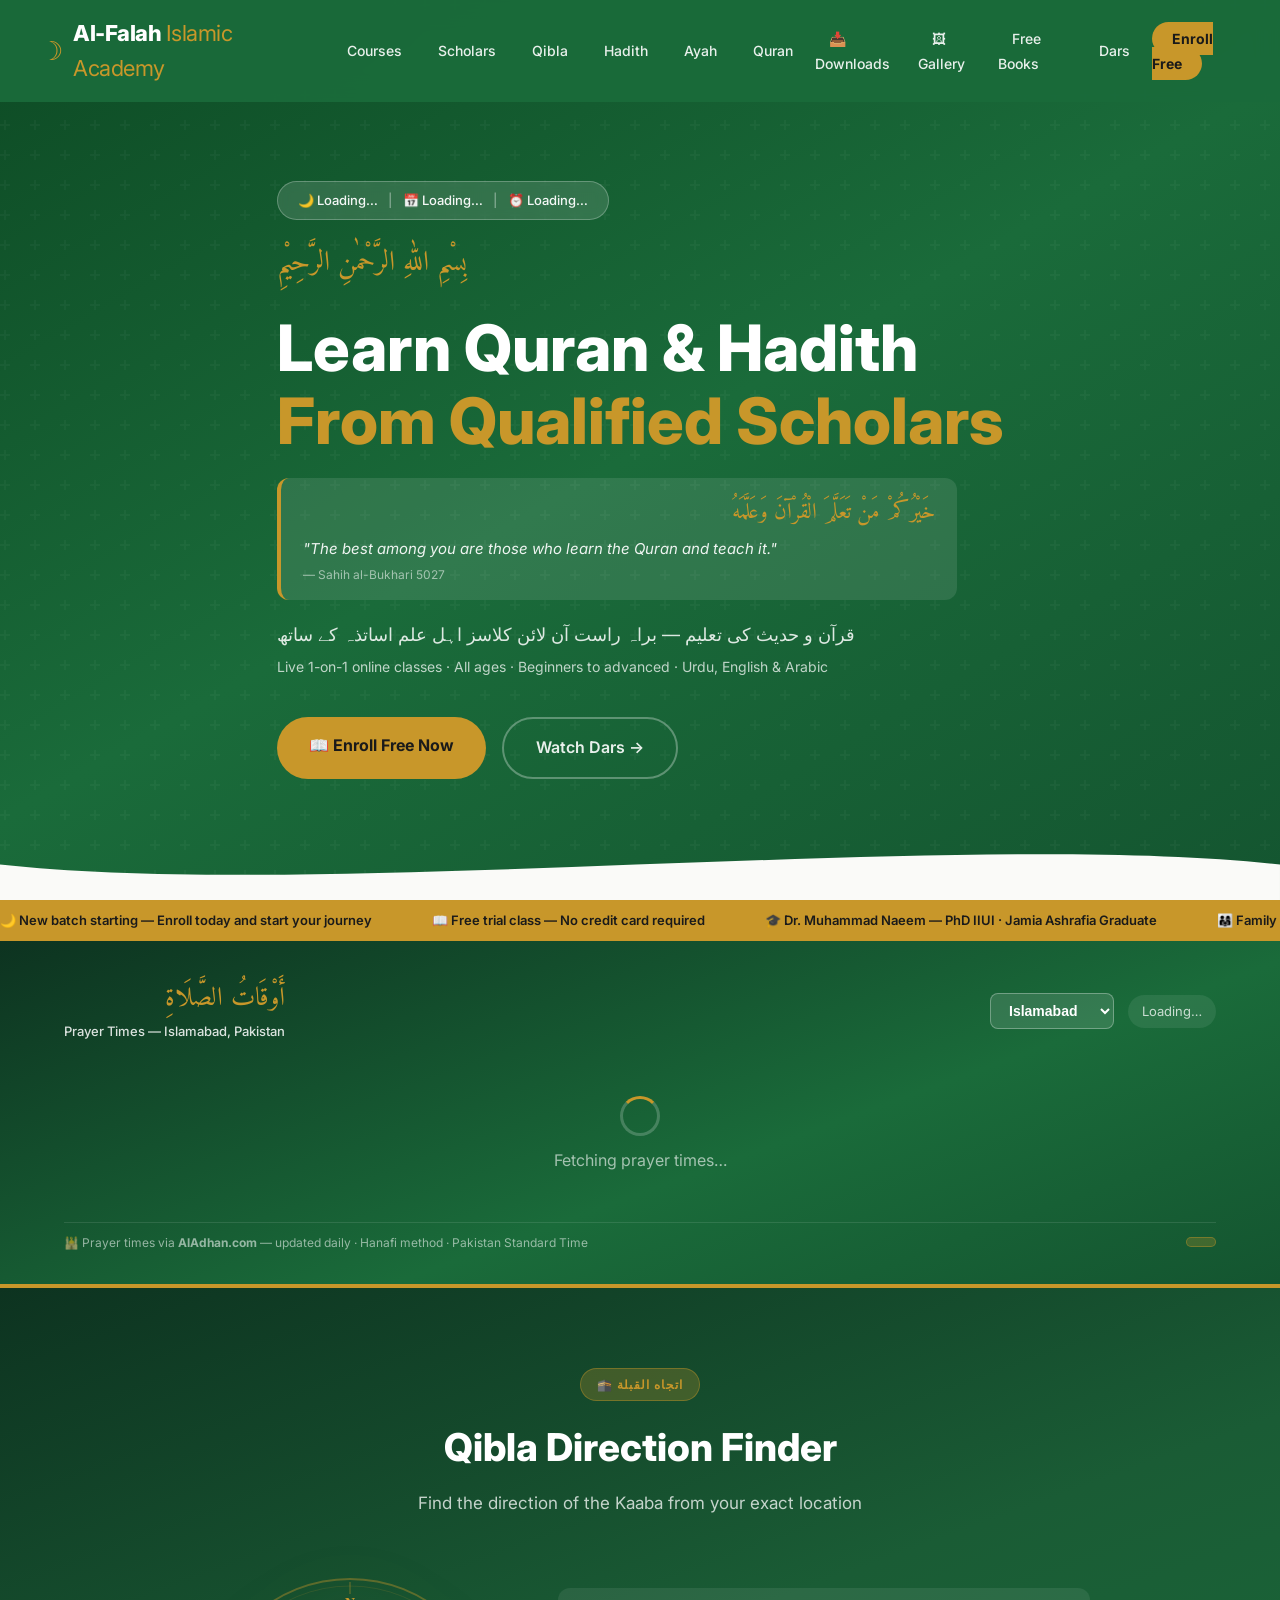
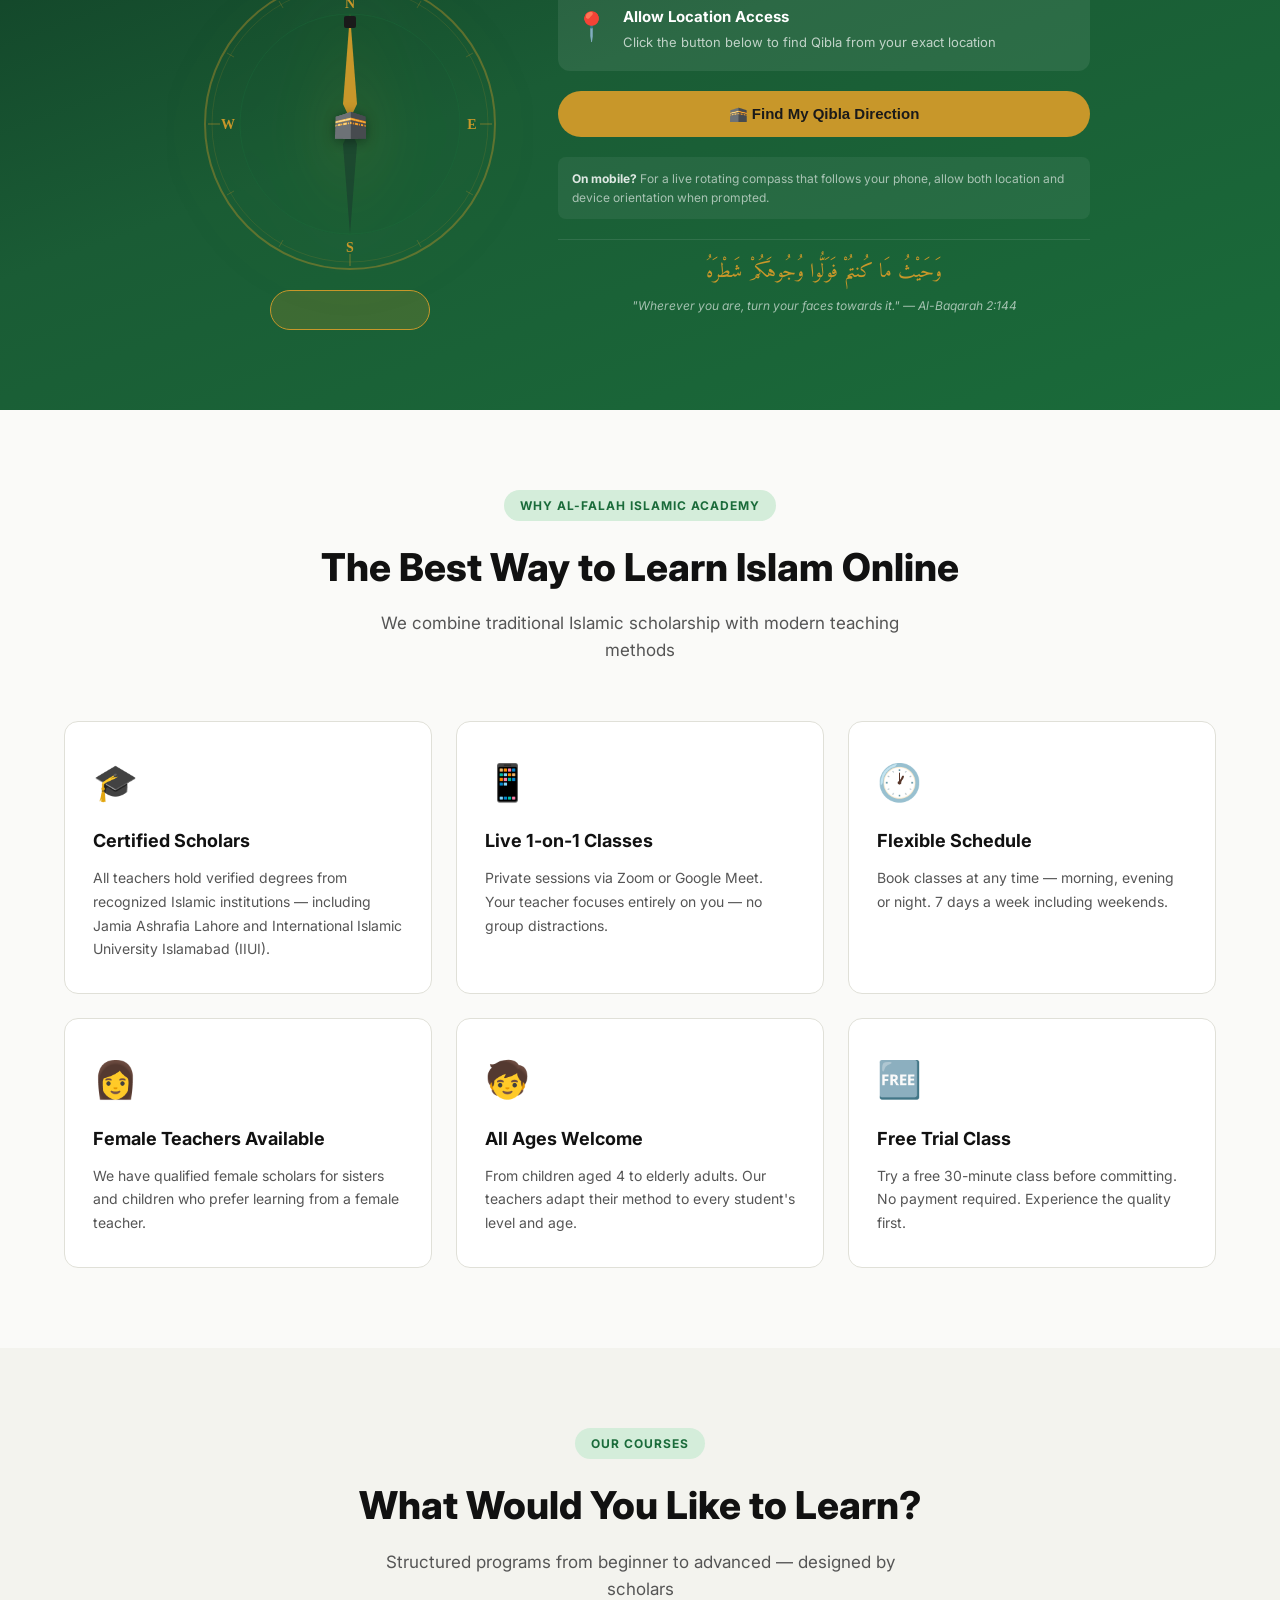
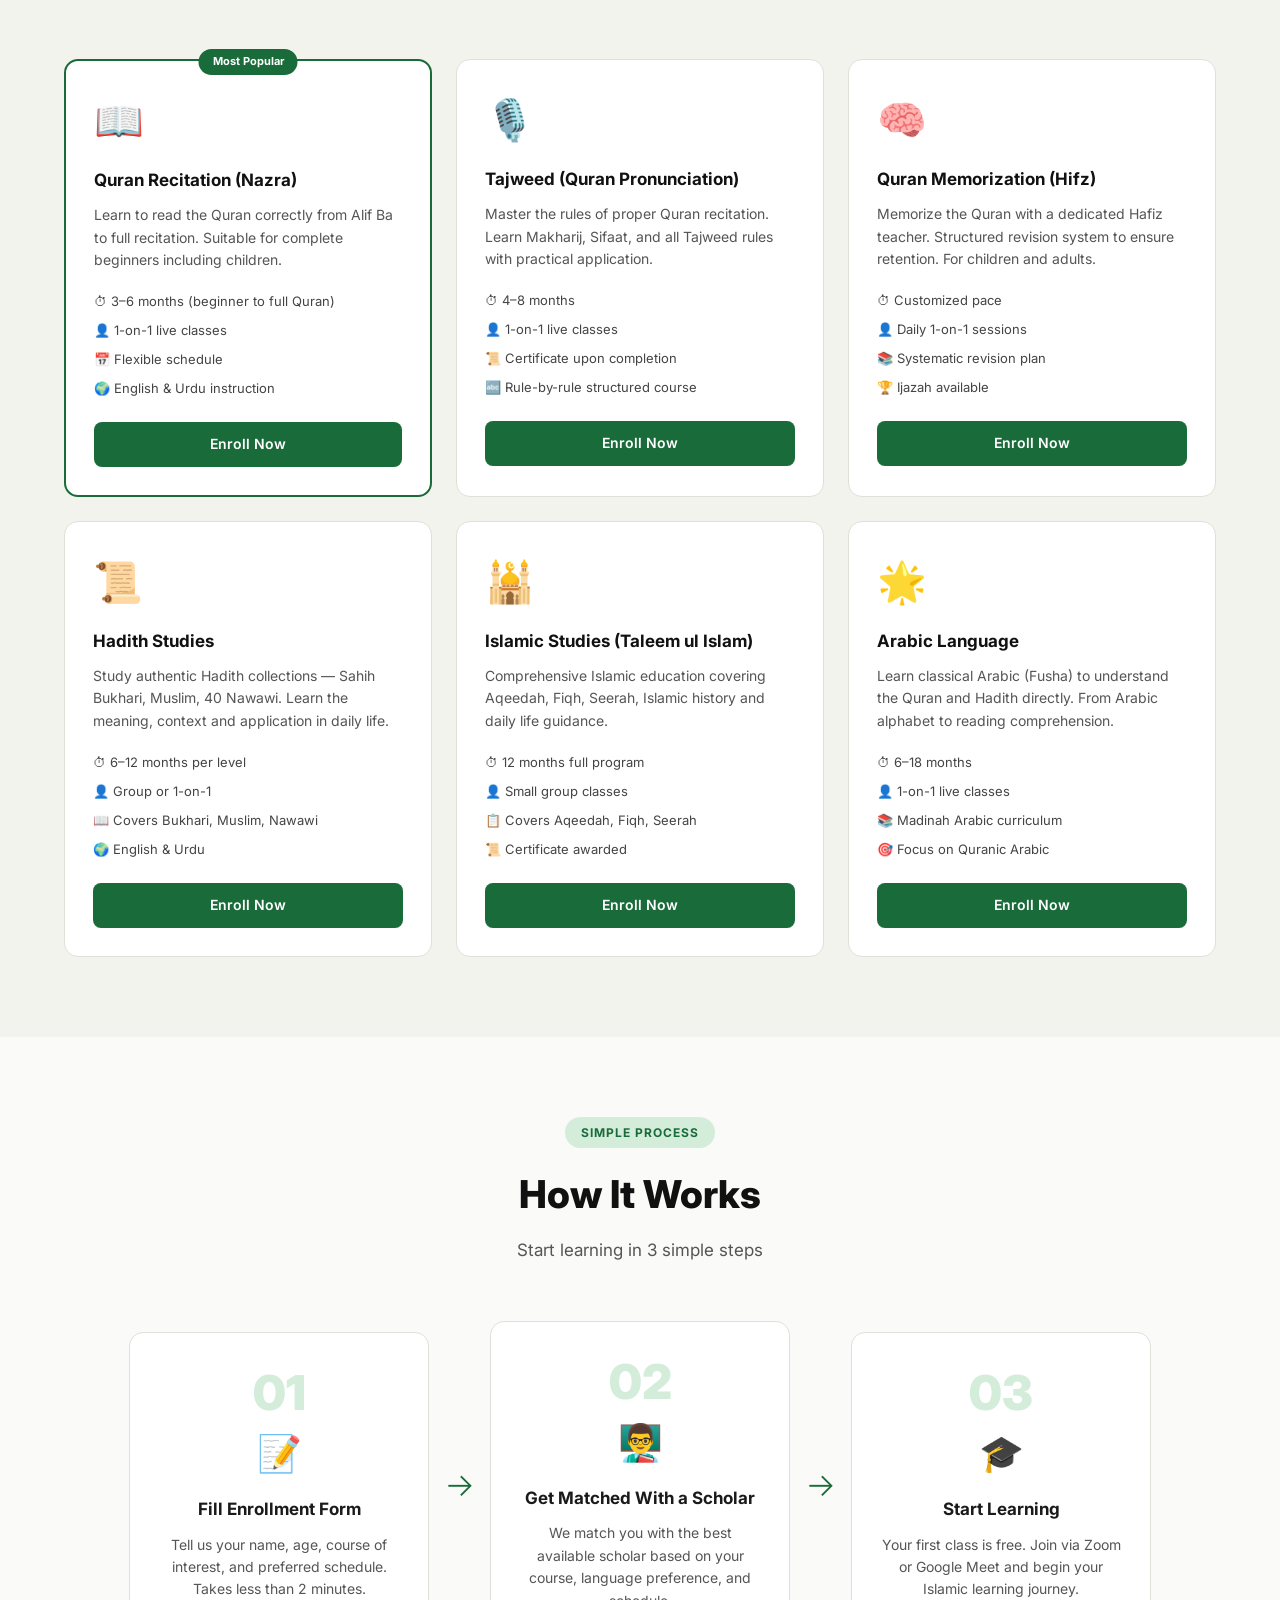
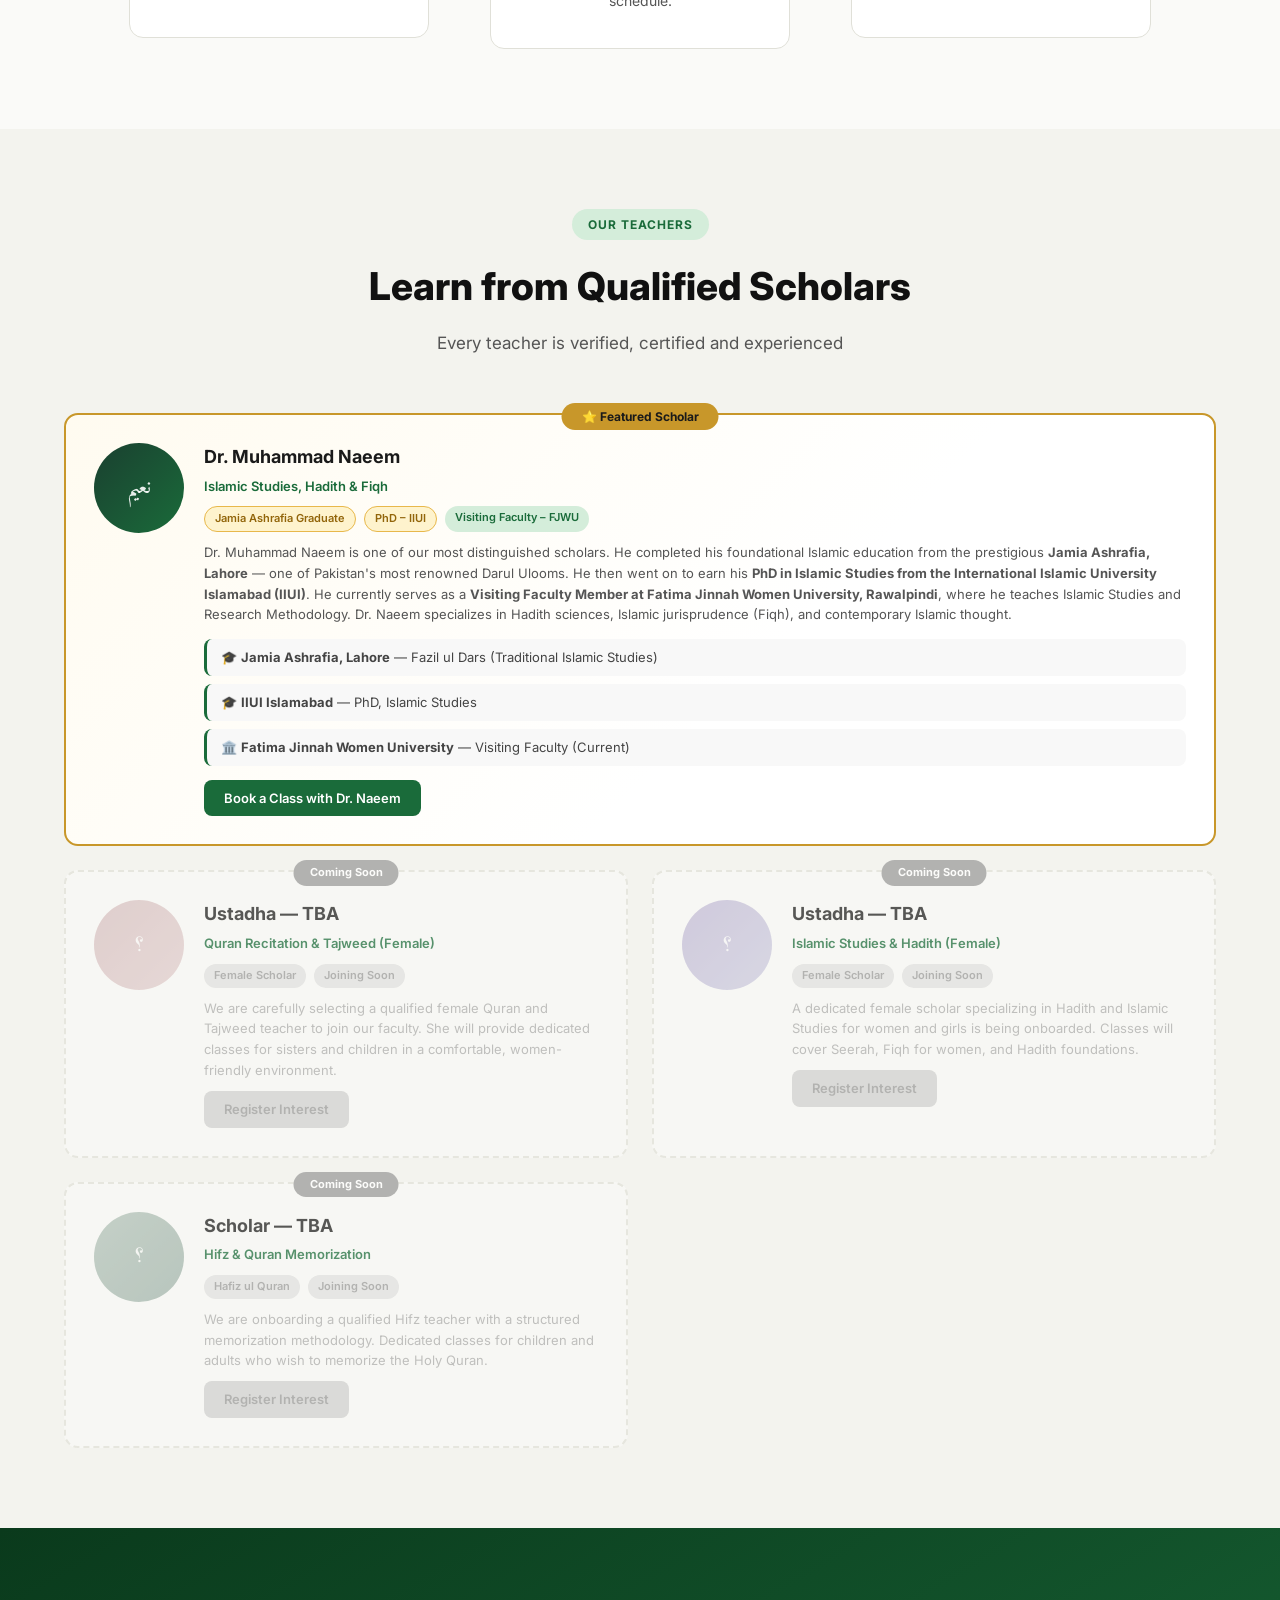
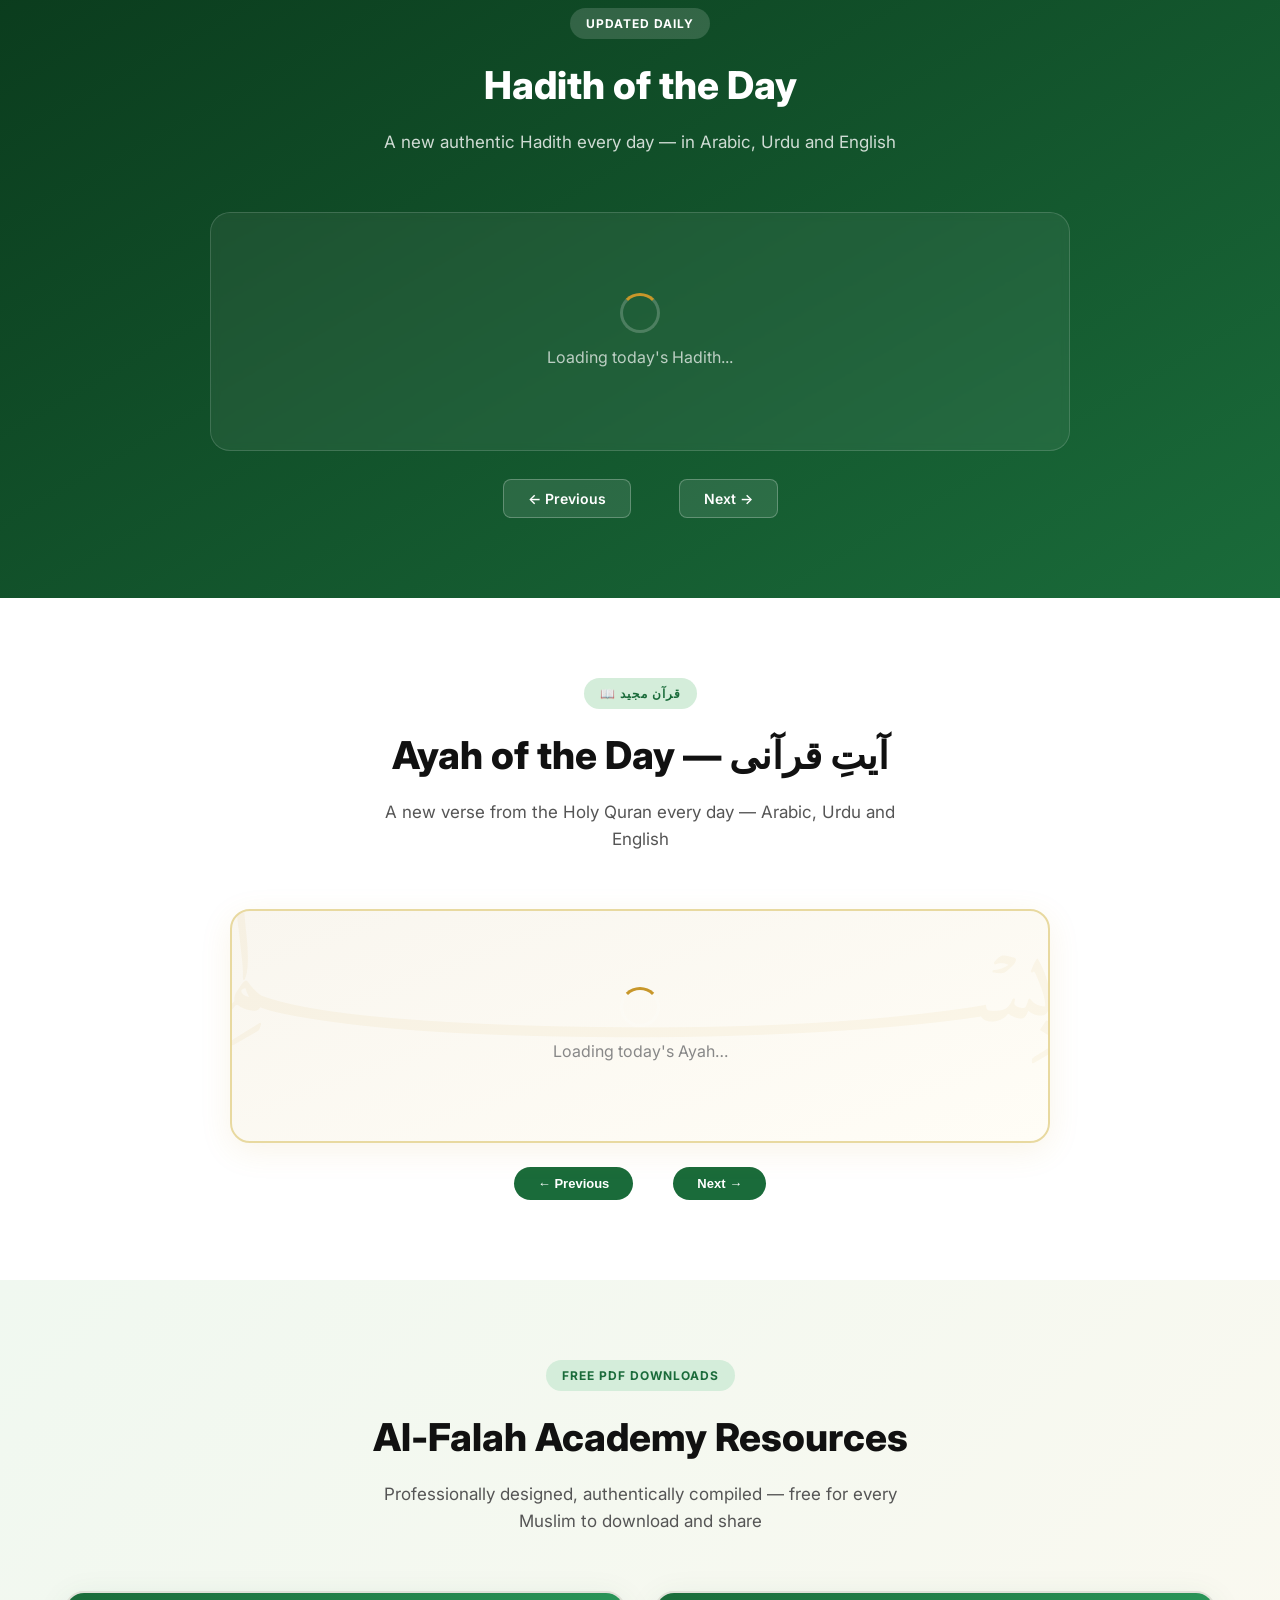
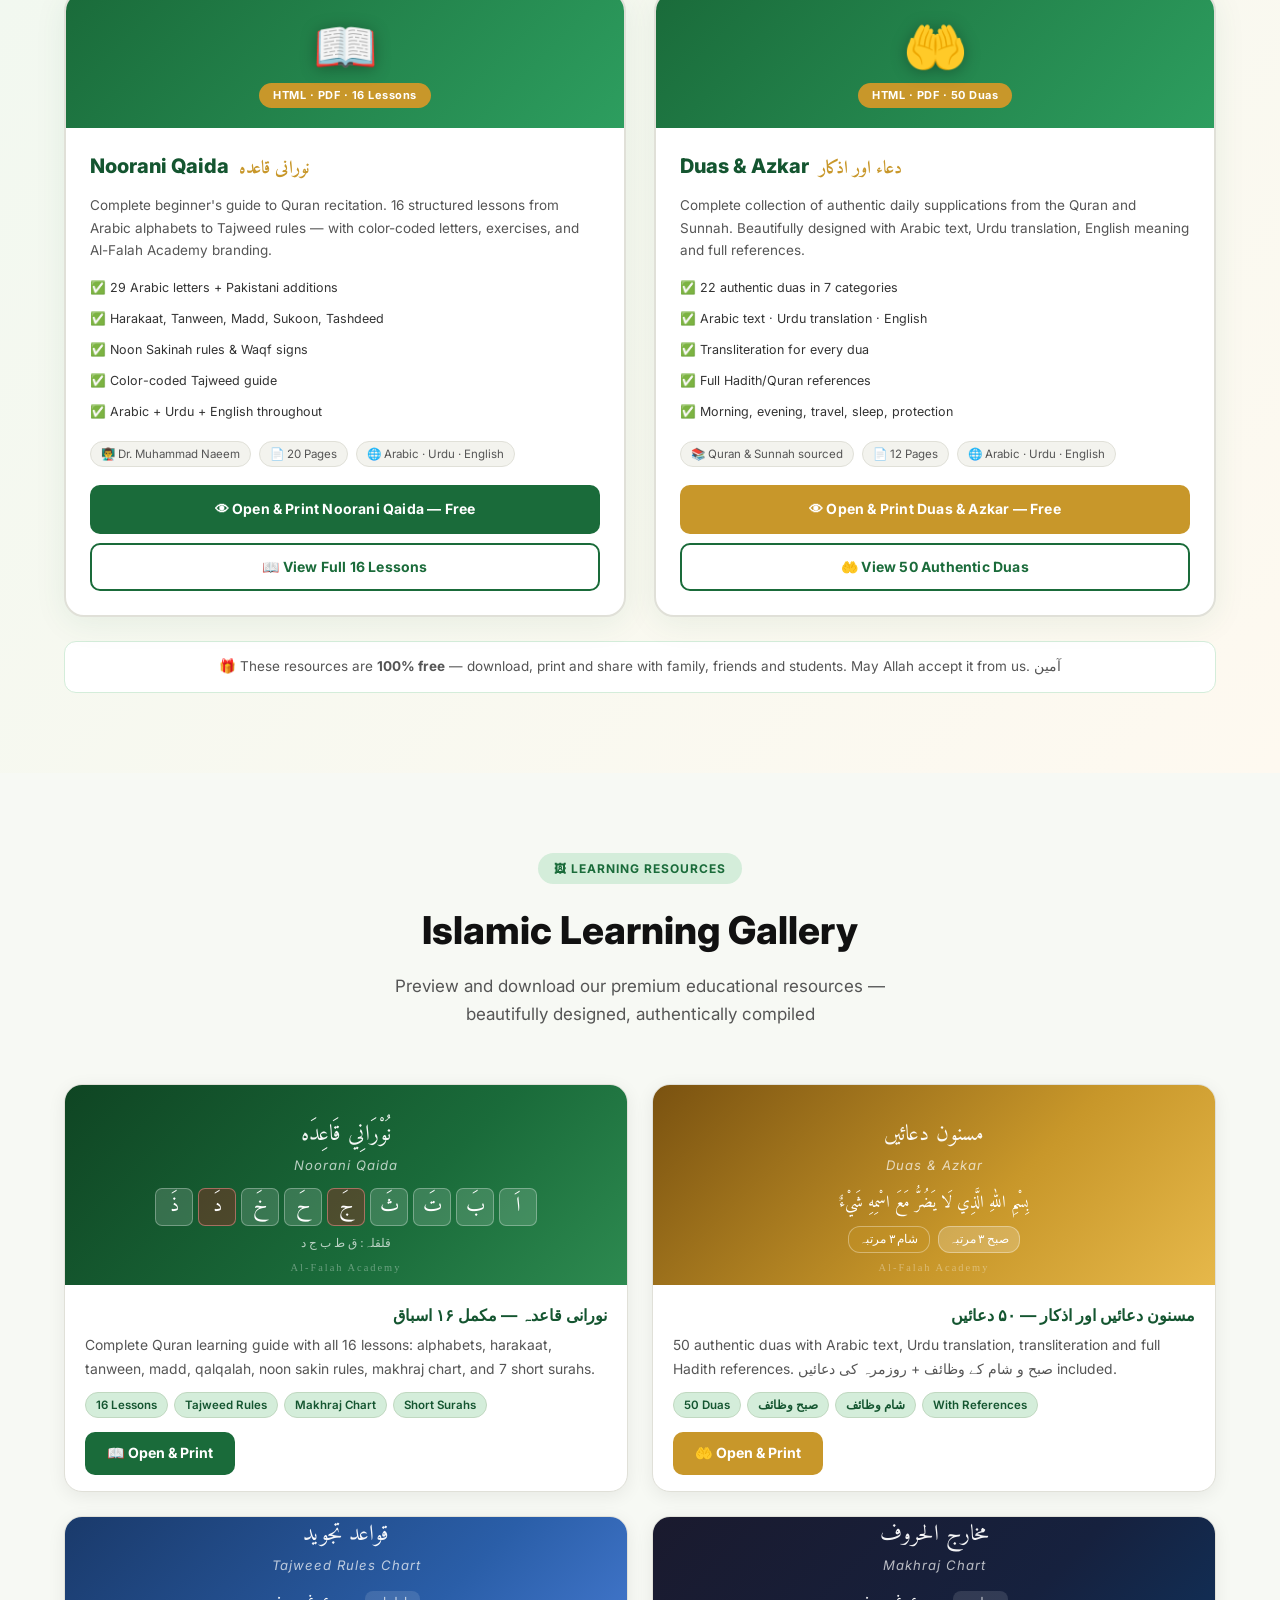
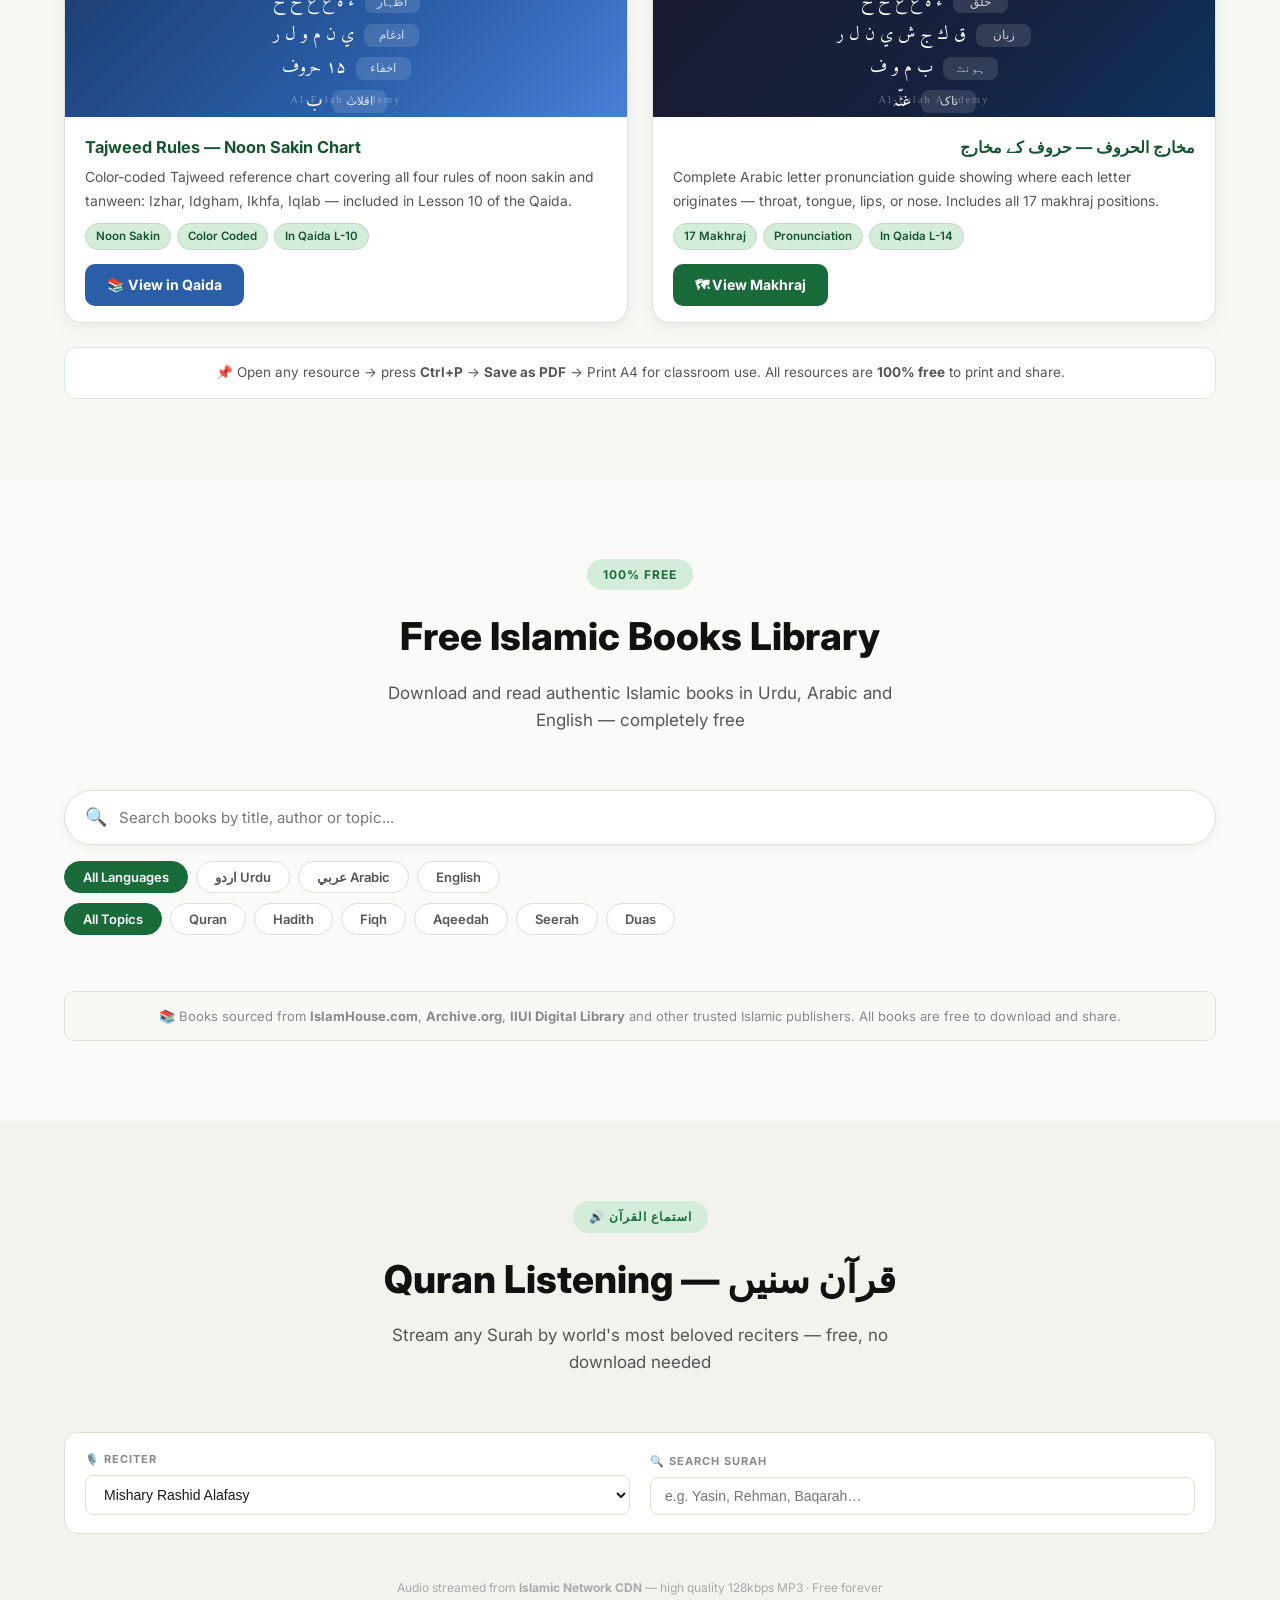
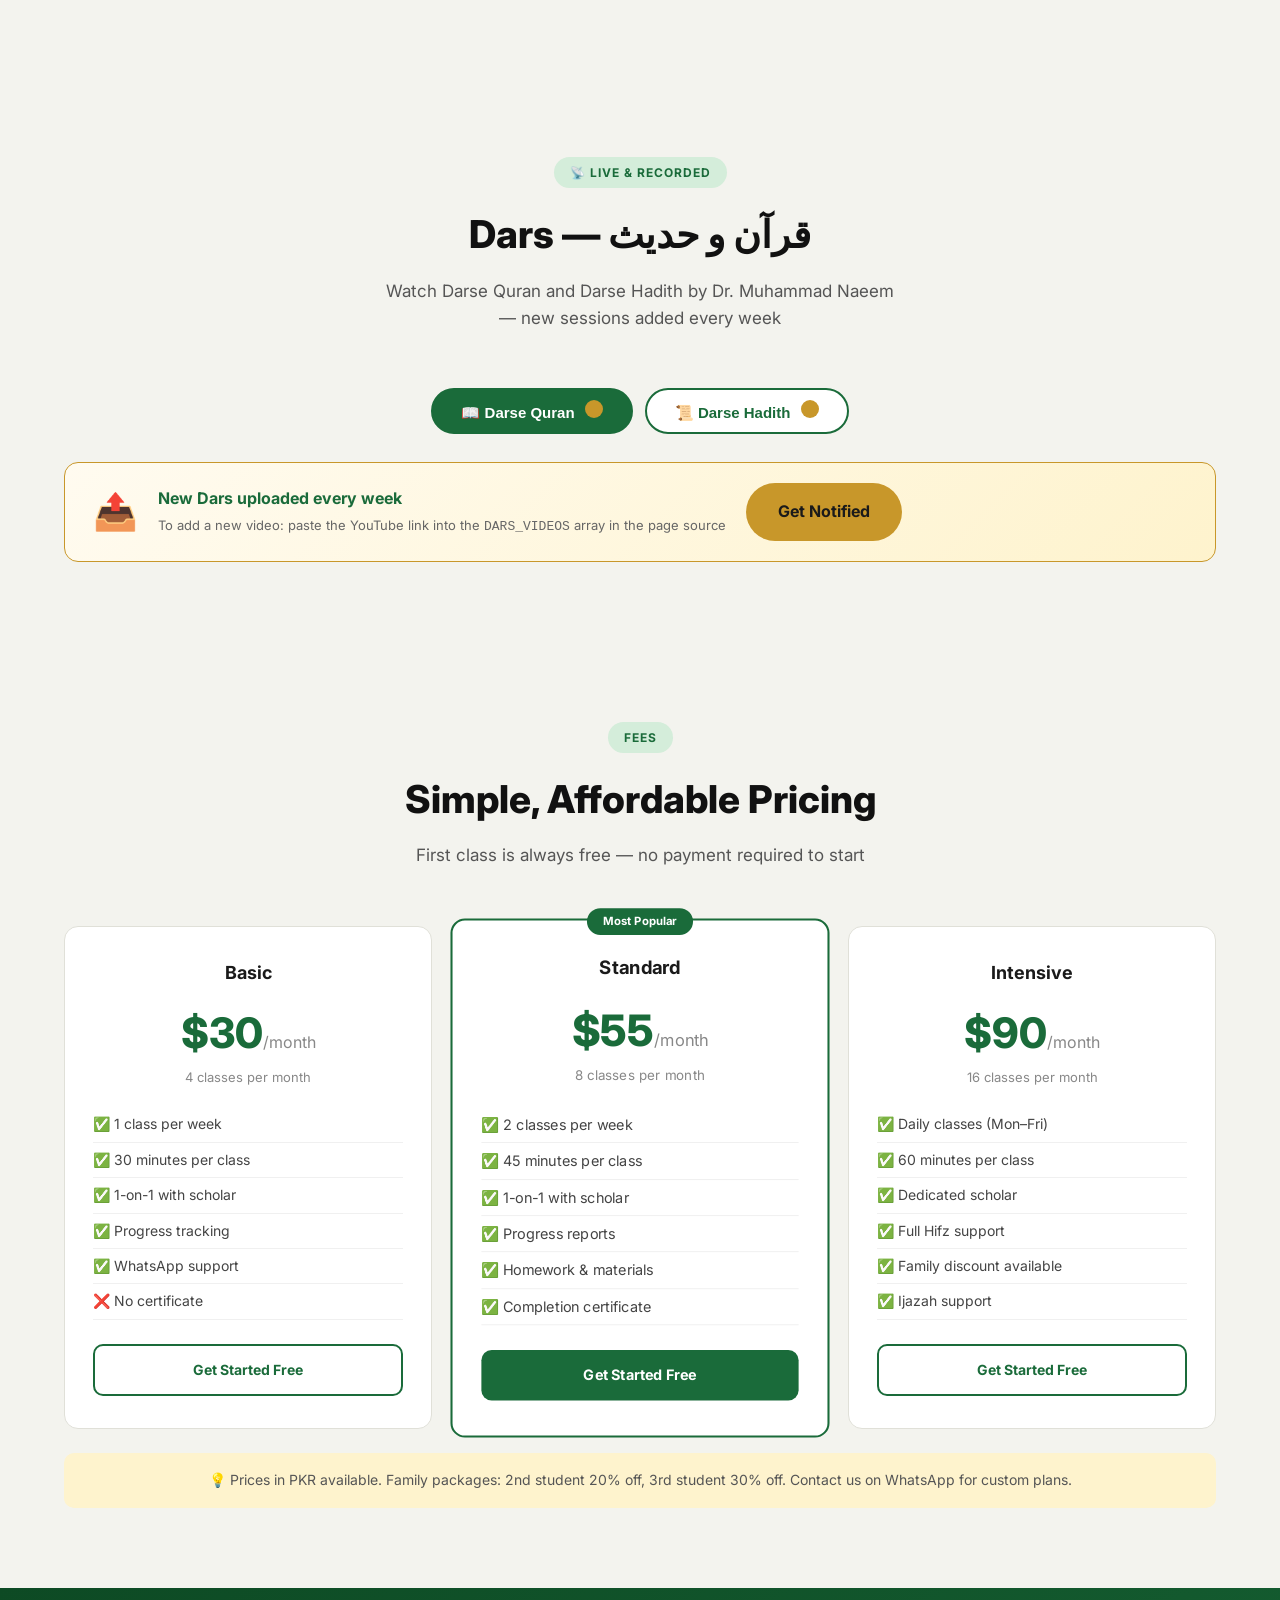
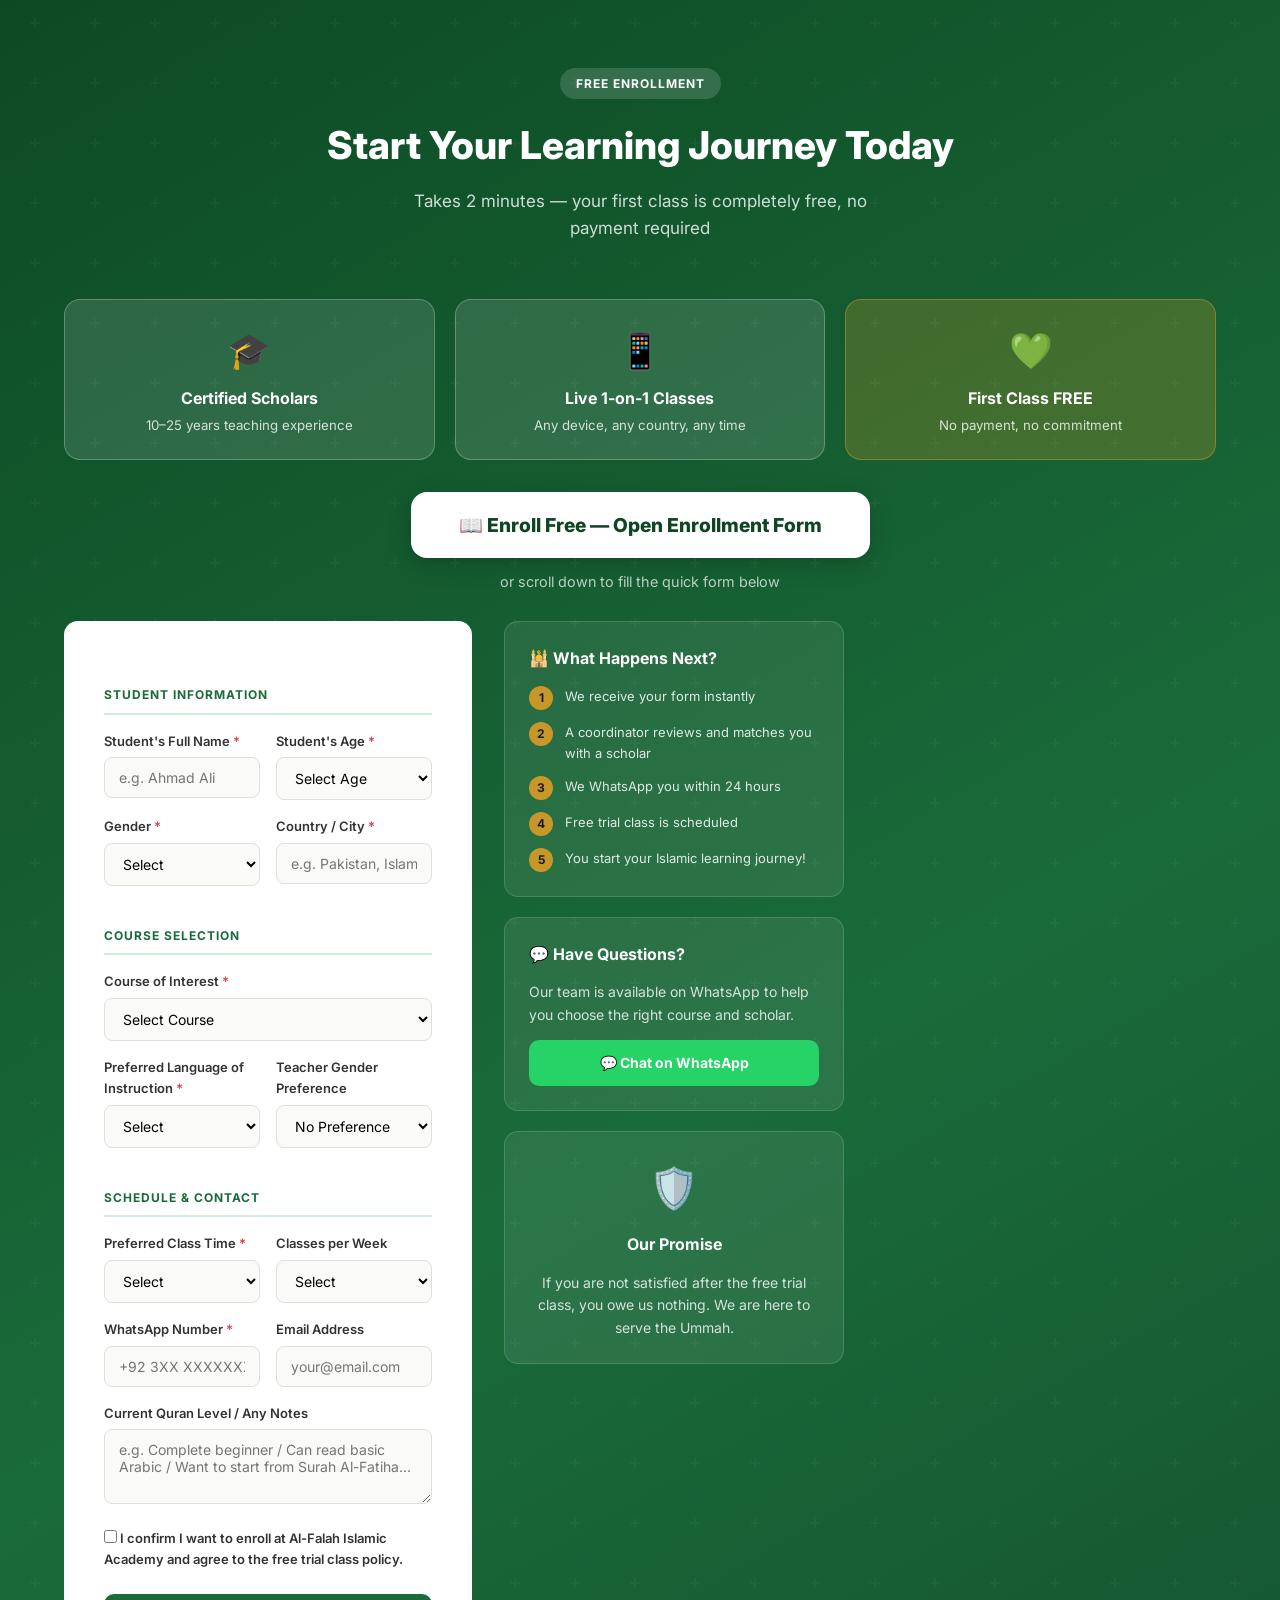
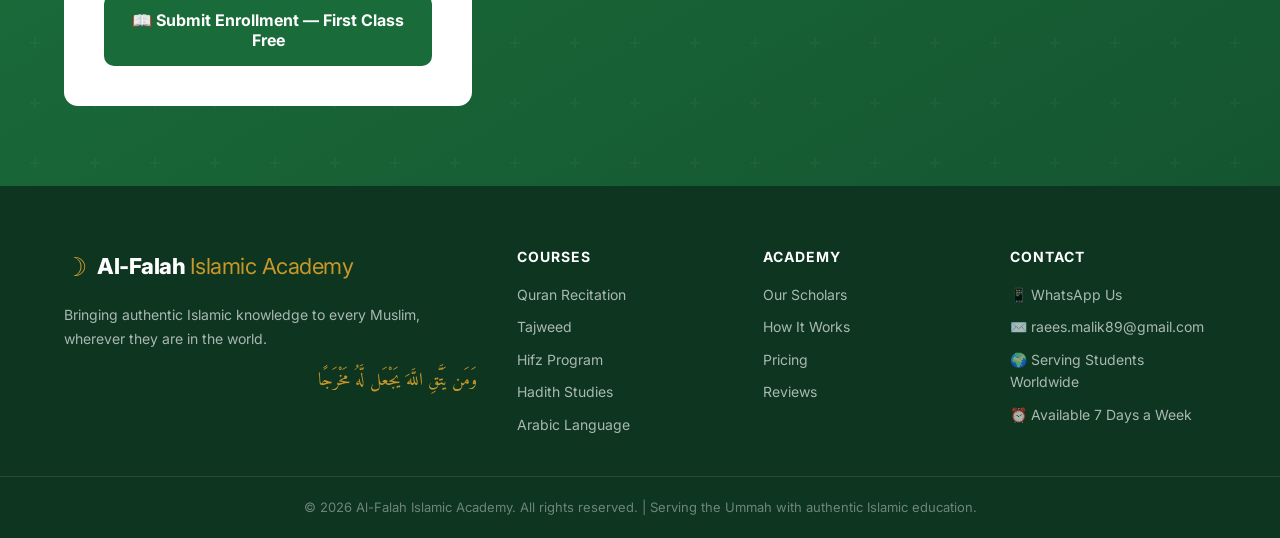
<file: noor-academy/index.html>
<!DOCTYPE html>
<html lang="en">
<head>
  <meta charset="UTF-8" />
  <meta name="viewport" content="width=device-width, initial-scale=1.0" />
  <title>Al-Falah Islamic Academy – Learn Quran & Hadith Online from Certified Scholars</title>
  <meta name="description" content="Learn Quran, Tajweed, Hadith and Islamic Studies online from certified scholars. Live 1-on-1 classes, flexible schedule. Enroll free today." />
  <meta name="keywords" content="learn quran online, quran classes online, hadith classes, tajweed online, islamic studies online, quran teacher, online madrasa" />
  <meta property="og:title" content="Al-Falah Islamic Academy – Online Quran & Hadith Learning" />
  <meta property="og:description" content="Learn Quran and Hadith from certified scholars. Live 1-on-1 classes, flexible schedule." />
  <meta property="og:type" content="website" />
  <link rel="icon" href="data:image/svg+xml,<svg xmlns='http://www.w3.org/2000/svg' viewBox='0 0 100 100'><text y='.9em' font-size='90'>🕌</text></svg>" />
  <link href="https://fonts.googleapis.com/css2?family=Inter:wght@300;400;500;600;700;800&family=Amiri:ital,wght@0,400;0,700;1,400&display=swap" rel="stylesheet" />
  <link rel="stylesheet" href="style.css" />
</head>
<body>

<!-- ── NAVBAR ──────────────────────────────────────────────────────────── -->
<nav class="navbar" id="navbar">
  <div class="container nav-inner">
    <a href="#" class="logo">
      <span class="logo-crescent">☽</span>
      <span class="logo-text">Al-Falah <span class="logo-sub">Islamic Academy</span></span>
    </a>
    <ul class="nav-links">
      <li><a href="#courses">Courses</a></li>
      <li><a href="#scholars">Scholars</a></li>
      <li><a href="#qibla">Qibla</a></li>
      <li><a href="#hadith-day">Hadith</a></li>
      <li><a href="#ayah-day">Ayah</a></li>
      <li><a href="#quran-listen">Quran</a></li>
      <li><a href="#downloads">📥 Downloads</a></li>
      <li><a href="#gallery">🖼 Gallery</a></li>
      <li><a href="#books">Free Books</a></li>
      <li><a href="#dars">Dars</a></li>
      <li><a href="enroll.html" class="nav-cta">Enroll Free</a></li>
    </ul>
    <button class="hamburger" onclick="toggleMenu()">☰</button>
  </div>
  <div class="mobile-menu" id="mobileMenu">
    <a href="#courses" onclick="toggleMenu()">Courses</a>
    <a href="#scholars" onclick="toggleMenu()">Scholars</a>
    <a href="#qibla" onclick="toggleMenu()">Qibla Finder</a>
    <a href="#hadith-day" onclick="toggleMenu()">Hadith of the Day</a>
    <a href="#ayah-day" onclick="toggleMenu()">Ayah of the Day</a>
    <a href="#quran-listen" onclick="toggleMenu()">Quran Listening</a>
    <a href="#downloads" onclick="toggleMenu()">📥 Free Downloads</a>
    <a href="#gallery" onclick="toggleMenu()">🖼 Resource Gallery</a>
    <a href="#books" onclick="toggleMenu()">Free Books</a>
    <a href="#dars" onclick="toggleMenu()">Dars / News</a>
    <a href="enroll.html" onclick="toggleMenu()">Enroll Free</a>
  </div>
</nav>

<!-- ── HERO ────────────────────────────────────────────────────────────── -->
<section class="hero">
  <div class="hero-overlay"></div>
  <div class="container hero-inner">

    <!-- Islamic Calendar Bar -->
    <div class="islamic-calendar-bar" id="islamicCalBar">
      <span class="ical-item" id="icalHijri">🌙 Loading…</span>
      <span class="ical-sep">|</span>
      <span class="ical-item" id="icalGregorian">📅 Loading…</span>
      <span class="ical-sep">|</span>
      <span class="ical-item" id="icalDay">⏰ Loading…</span>
    </div>

    <div class="hero-arabic">بِسْمِ اللّٰهِ الرَّحْمٰنِ الرَّحِيْمِ</div>
    <h1>Learn Quran & Hadith<br><span class="highlight">From Qualified Scholars</span></h1>

    <!-- Qiraat ul Quran Slogan -->
    <div class="qiraat-slogan">
      <div class="qiraat-ayah">خَيْرُكُمْ مَنْ تَعَلَّمَ الْقُرْآنَ وَعَلَّمَهُ</div>
      <div class="qiraat-trans">"The best among you are those who learn the Quran and teach it."</div>
      <div class="qiraat-ref">— Sahih al-Bukhari 5027</div>
    </div>

    <p class="hero-sub">قرآن و حدیث کی تعلیم — براہ راست آن لائن کلاسز اہل علم اساتذہ کے ساتھ<br>
    <span style="font-size:14px;opacity:0.85">Live 1-on-1 online classes · All ages · Beginners to advanced · Urdu, English & Arabic</span></p>

    <div class="hero-actions">
      <a href="enroll.html" class="btn-primary">📖 Enroll Free Now</a>
      <a href="#dars" class="btn-ghost">Watch Dars →</a>
    </div>
  </div>
  <div class="hero-wave">
    <svg viewBox="0 0 1440 80" xmlns="http://www.w3.org/2000/svg"><path d="M0,40 C360,80 1080,0 1440,40 L1440,80 L0,80 Z" fill="#fafaf8"/></svg>
  </div>
</section>

<!-- ── TICKER ───────────────────────────────────────────────────────────── -->
<div class="ticker-bar">
  <div class="ticker-track">
    <span>🌙 New batch starting — Enroll today and start your journey</span>
    <span>📖 Free trial class — No credit card required</span>
    <span>🎓 Dr. Muhammad Naeem — PhD IIUI · Jamia Ashrafia Graduate</span>
    <span>👨‍👩‍👧 Family packages available — Enroll multiple students</span>
    <span>🌍 Classes available in English, Urdu & Arabic</span>
    <span>📜 Darse Quran & Darse Hadith — uploaded every week</span>
    <span>📚 Free Islamic books library — 24+ books in Urdu, Arabic & English</span>
    <span>🎓 Dr. Muhammad Naeem — PhD IIUI · Jamia Ashrafia Graduate</span>
  </div>
</div>

<!-- ── AZAN TIMES ─────────────────────────────────────────────────────────── -->
<section class="azan-section" id="azan">
  <div class="container">
    <div class="azan-header">
      <div class="azan-title-block">
        <span class="azan-arabic">أَوْقَاتُ الصَّلَاةِ</span>
        <span class="azan-label">Prayer Times — Islamabad, Pakistan</span>
      </div>
      <div class="azan-city-row">
        <select id="azanCity" onchange="loadAzan()" class="city-select">
          <option value="Islamabad">Islamabad</option>
          <option value="Rawalpindi">Rawalpindi</option>
          <option value="Lahore">Lahore</option>
          <option value="Karachi">Karachi</option>
          <option value="Peshawar">Peshawar</option>
          <option value="Quetta">Quetta</option>
          <option value="Multan">Multan</option>
          <option value="Faisalabad">Faisalabad</option>
        </select>
        <span class="azan-date-display" id="azanDateDisplay">Loading…</span>
      </div>
    </div>

    <div class="azan-grid" id="azanGrid">
      <div class="azan-loading">
        <div class="hadith-spinner"></div>
        <p>Fetching prayer times…</p>
      </div>
    </div>

    <div class="azan-footer-note">
      <span>🕌 Prayer times via <strong>AlAdhan.com</strong> — updated daily · Hanafi method · Pakistan Standard Time</span>
      <span id="azanNextUp" class="next-up-badge"></span>
    </div>
  </div>
</section>

<!-- ── QIBLA FINDER ───────────────────────────────────────────────────────── -->
<section class="section qibla-section" id="qibla">
  <div class="container">
    <div class="section-header">
      <div class="section-badge">🕋 اتجاه القبلة</div>
      <h2>Qibla Direction Finder</h2>
      <p>Find the direction of the Kaaba from your exact location</p>
    </div>

    <div class="qibla-layout">

      <!-- Compass -->
      <div class="qibla-compass-wrap">
        <div class="qibla-compass" id="qiblaCompass">
          <!-- Outer ring -->
          <svg class="qibla-ring-svg" viewBox="0 0 300 300" xmlns="http://www.w3.org/2000/svg">
            <!-- Outer decorative ring -->
            <circle cx="150" cy="150" r="145" fill="none" stroke="#c8972a" stroke-width="2" opacity="0.4"/>
            <circle cx="150" cy="150" r="138" fill="none" stroke="#c8972a" stroke-width="0.5" opacity="0.3"/>
            <!-- Tick marks -->
            <g stroke="#c8972a" stroke-width="1" opacity="0.5">
              <line x1="150" y1="8"  x2="150" y2="20"/>
              <line x1="150" y1="280" x2="150" y2="292"/>
              <line x1="8"   y1="150" x2="20"  y2="150"/>
              <line x1="280" y1="150" x2="292" y2="150"/>
            </g>
            <!-- Cardinal labels -->
            <text x="150" y="34"  text-anchor="middle" fill="#c8972a" font-size="14" font-weight="700" font-family="serif">N</text>
            <text x="150" y="278" text-anchor="middle" fill="#c8972a" font-size="14" font-weight="700" font-family="serif">S</text>
            <text x="272" y="155" text-anchor="middle" fill="#c8972a" font-size="14" font-weight="700" font-family="serif">E</text>
            <text x="28"  y="155" text-anchor="middle" fill="#c8972a" font-size="14" font-weight="700" font-family="serif">W</text>
            <!-- Degree marks every 30° -->
            <g stroke="#c8972a" stroke-width="0.8" opacity="0.3">
              <line x1="150" y1="8" x2="150" y2="16" transform="rotate(30 150 150)"/>
              <line x1="150" y1="8" x2="150" y2="16" transform="rotate(60 150 150)"/>
              <line x1="150" y1="8" x2="150" y2="16" transform="rotate(120 150 150)"/>
              <line x1="150" y1="8" x2="150" y2="16" transform="rotate(150 150 150)"/>
              <line x1="150" y1="8" x2="150" y2="16" transform="rotate(210 150 150)"/>
              <line x1="150" y1="8" x2="150" y2="16" transform="rotate(240 150 150)"/>
              <line x1="150" y1="8" x2="150" y2="16" transform="rotate(300 150 150)"/>
              <line x1="150" y1="8" x2="150" y2="16" transform="rotate(330 150 150)"/>
            </g>
            <!-- Inner circle -->
            <circle cx="150" cy="150" r="110" fill="rgba(26,107,58,0.08)" stroke="#1a6b3a" stroke-width="1" opacity="0.4"/>
          </svg>

          <!-- Needle (rotated by JS) -->
          <div class="qibla-needle-wrap" id="qiblaNeedle">
            <svg class="qibla-needle-svg" viewBox="0 0 40 220" xmlns="http://www.w3.org/2000/svg">
              <!-- North tip — gold, points to Qibla -->
              <polygon points="20,0 27,90 20,105 13,90" fill="#c8972a"/>
              <!-- Kaaba icon at tip -->
              <rect x="14" y="2" width="12" height="12" rx="2" fill="#1a1a1a"/>
              <!-- South tip — dark -->
              <polygon points="20,220 27,130 20,115 13,130" fill="#1a4030" opacity="0.7"/>
              <!-- Center circle -->
              <circle cx="20" cy="110" r="10" fill="#fff" stroke="#c8972a" stroke-width="2"/>
              <circle cx="20" cy="110" r="4"  fill="#c8972a"/>
            </svg>
          </div>

          <!-- Center label -->
          <div class="qibla-center-label" id="qiblaCenterLabel">
            <div class="qibla-kaaba-icon">🕋</div>
          </div>
        </div>

        <!-- Degree display -->
        <div class="qibla-degree-badge" id="qiblaDegree"></div>
      </div>

      <!-- Info panel -->
      <div class="qibla-info">
        <div class="qibla-status" id="qiblaStatus">
          <div class="qibla-status-icon">📍</div>
          <div id="qiblaStatusText">
            <strong>Allow Location Access</strong><br>
            <span>Click the button below to find Qibla from your exact location</span>
          </div>
        </div>

        <div class="qibla-details" id="qiblaDetails" style="display:none">
          <div class="qibla-detail-row">
            <span class="qd-label">📍 Your Location</span>
            <span class="qd-val" id="qdLocation">—</span>
          </div>
          <div class="qibla-detail-row">
            <span class="qd-label">🧭 Qibla Direction</span>
            <span class="qd-val" id="qdBearing">—</span>
          </div>
          <div class="qibla-detail-row">
            <span class="qd-label">📏 Distance to Kaaba</span>
            <span class="qd-val" id="qdDistance">—</span>
          </div>
          <div class="qibla-detail-row">
            <span class="qd-label">🕋 Kaaba Coordinates</span>
            <span class="qd-val">21.4225°N, 39.8262°E</span>
          </div>
        </div>

        <button class="qibla-find-btn" id="qiblaBtn" onclick="findQibla()">
          🕋 Find My Qibla Direction
        </button>

        <div class="qibla-note">
          <strong>On mobile?</strong> For a live rotating compass that follows your phone, allow both location and device orientation when prompted.
        </div>

        <div class="qibla-dua">
          <div class="qibla-dua-ar">وَحَيْثُ مَا كُنتُمْ فَوَلُّوا وُجُوهَكُمْ شَطْرَهُ</div>
          <div class="qibla-dua-tr">"Wherever you are, turn your faces towards it." — Al-Baqarah 2:144</div>
        </div>
      </div>

    </div>
  </div>
</section>

<!-- ── WHY US ────────────────────────────────────────────────────────────── -->
<section class="section" id="why-us">
  <div class="container">
    <div class="section-header">
      <div class="section-badge">Why Al-Falah Islamic Academy</div>
      <h2>The Best Way to Learn Islam Online</h2>
      <p>We combine traditional Islamic scholarship with modern teaching methods</p>
    </div>
    <div class="features-grid">
      <div class="feature-card">
        <div class="feature-icon">🎓</div>
        <h3>Certified Scholars</h3>
        <p>All teachers hold verified degrees from recognized Islamic institutions — including Jamia Ashrafia Lahore and International Islamic University Islamabad (IIUI).</p>
      </div>
      <div class="feature-card">
        <div class="feature-icon">📱</div>
        <h3>Live 1-on-1 Classes</h3>
        <p>Private sessions via Zoom or Google Meet. Your teacher focuses entirely on you — no group distractions.</p>
      </div>
      <div class="feature-card">
        <div class="feature-icon">🕐</div>
        <h3>Flexible Schedule</h3>
        <p>Book classes at any time — morning, evening or night. 7 days a week including weekends.</p>
      </div>
      <div class="feature-card">
        <div class="feature-icon">👩</div>
        <h3>Female Teachers Available</h3>
        <p>We have qualified female scholars for sisters and children who prefer learning from a female teacher.</p>
      </div>
      <div class="feature-card">
        <div class="feature-icon">🧒</div>
        <h3>All Ages Welcome</h3>
        <p>From children aged 4 to elderly adults. Our teachers adapt their method to every student's level and age.</p>
      </div>
      <div class="feature-card">
        <div class="feature-icon">🆓</div>
        <h3>Free Trial Class</h3>
        <p>Try a free 30-minute class before committing. No payment required. Experience the quality first.</p>
      </div>
    </div>
  </div>
</section>

<!-- ── COURSES ───────────────────────────────────────────────────────────── -->
<section class="section bg-light" id="courses">
  <div class="container">
    <div class="section-header">
      <div class="section-badge">Our Courses</div>
      <h2>What Would You Like to Learn?</h2>
      <p>Structured programs from beginner to advanced — designed by scholars</p>
    </div>
    <div class="courses-grid">

      <div class="course-card featured-course">
        <div class="course-badge">Most Popular</div>
        <div class="course-icon">📖</div>
        <h3>Quran Recitation (Nazra)</h3>
        <p>Learn to read the Quran correctly from Alif Ba to full recitation. Suitable for complete beginners including children.</p>
        <ul class="course-details">
          <li>⏱ 3–6 months (beginner to full Quran)</li>
          <li>👤 1-on-1 live classes</li>
          <li>📅 Flexible schedule</li>
          <li>🌍 English & Urdu instruction</li>
        </ul>
        <a href="enroll.html" class="btn-enroll">Enroll Now</a>
      </div>

      <div class="course-card">
        <div class="course-icon">🎙️</div>
        <h3>Tajweed (Quran Pronunciation)</h3>
        <p>Master the rules of proper Quran recitation. Learn Makharij, Sifaat, and all Tajweed rules with practical application.</p>
        <ul class="course-details">
          <li>⏱ 4–8 months</li>
          <li>👤 1-on-1 live classes</li>
          <li>📜 Certificate upon completion</li>
          <li>🔤 Rule-by-rule structured course</li>
        </ul>
        <a href="enroll.html" class="btn-enroll">Enroll Now</a>
      </div>

      <div class="course-card">
        <div class="course-icon">🧠</div>
        <h3>Quran Memorization (Hifz)</h3>
        <p>Memorize the Quran with a dedicated Hafiz teacher. Structured revision system to ensure retention. For children and adults.</p>
        <ul class="course-details">
          <li>⏱ Customized pace</li>
          <li>👤 Daily 1-on-1 sessions</li>
          <li>📚 Systematic revision plan</li>
          <li>🏆 Ijazah available</li>
        </ul>
        <a href="enroll.html" class="btn-enroll">Enroll Now</a>
      </div>

      <div class="course-card">
        <div class="course-icon">📜</div>
        <h3>Hadith Studies</h3>
        <p>Study authentic Hadith collections — Sahih Bukhari, Muslim, 40 Nawawi. Learn the meaning, context and application in daily life.</p>
        <ul class="course-details">
          <li>⏱ 6–12 months per level</li>
          <li>👤 Group or 1-on-1</li>
          <li>📖 Covers Bukhari, Muslim, Nawawi</li>
          <li>🌍 English & Urdu</li>
        </ul>
        <a href="enroll.html" class="btn-enroll">Enroll Now</a>
      </div>

      <div class="course-card">
        <div class="course-icon">🕌</div>
        <h3>Islamic Studies (Taleem ul Islam)</h3>
        <p>Comprehensive Islamic education covering Aqeedah, Fiqh, Seerah, Islamic history and daily life guidance.</p>
        <ul class="course-details">
          <li>⏱ 12 months full program</li>
          <li>👤 Small group classes</li>
          <li>📋 Covers Aqeedah, Fiqh, Seerah</li>
          <li>📜 Certificate awarded</li>
        </ul>
        <a href="enroll.html" class="btn-enroll">Enroll Now</a>
      </div>

      <div class="course-card">
        <div class="course-icon">🌟</div>
        <h3>Arabic Language</h3>
        <p>Learn classical Arabic (Fusha) to understand the Quran and Hadith directly. From Arabic alphabet to reading comprehension.</p>
        <ul class="course-details">
          <li>⏱ 6–18 months</li>
          <li>👤 1-on-1 live classes</li>
          <li>📚 Madinah Arabic curriculum</li>
          <li>🎯 Focus on Quranic Arabic</li>
        </ul>
        <a href="enroll.html" class="btn-enroll">Enroll Now</a>
      </div>

    </div>
  </div>
</section>

<!-- ── HOW IT WORKS ───────────────────────────────────────────────────────── -->
<section class="section" id="how-it-works">
  <div class="container">
    <div class="section-header">
      <div class="section-badge">Simple Process</div>
      <h2>How It Works</h2>
      <p>Start learning in 3 simple steps</p>
    </div>
    <div class="steps-container">
      <div class="step-card">
        <div class="step-num">01</div>
        <div class="step-icon">📝</div>
        <h3>Fill Enrollment Form</h3>
        <p>Tell us your name, age, course of interest, and preferred schedule. Takes less than 2 minutes.</p>
      </div>
      <div class="step-arrow">→</div>
      <div class="step-card">
        <div class="step-num">02</div>
        <div class="step-icon">👨‍🏫</div>
        <h3>Get Matched With a Scholar</h3>
        <p>We match you with the best available scholar based on your course, language preference, and schedule.</p>
      </div>
      <div class="step-arrow">→</div>
      <div class="step-card">
        <div class="step-num">03</div>
        <div class="step-icon">🎓</div>
        <h3>Start Learning</h3>
        <p>Your first class is free. Join via Zoom or Google Meet and begin your Islamic learning journey.</p>
      </div>
    </div>
  </div>
</section>

<!-- ── SCHOLARS ──────────────────────────────────────────────────────────── -->
<section class="section bg-light" id="scholars">
  <div class="container">
    <div class="section-header">
      <div class="section-badge">Our Teachers</div>
      <h2>Learn from Qualified Scholars</h2>
      <p>Every teacher is verified, certified and experienced</p>
    </div>
    <div class="scholars-grid">

      <!-- DR. MUHAMMAD NAEEM — FEATURED SCHOLAR -->
      <div class="scholar-card featured-scholar">
        <div class="scholar-featured-badge">⭐ Featured Scholar</div>
        <div class="scholar-avatar" style="background:linear-gradient(135deg,#1a4030,#1a6b3a)">
          <span>نعيم</span>
        </div>
        <div class="scholar-info">
          <h3>Dr. Muhammad Naeem</h3>
          <span class="scholar-title">Islamic Studies, Hadith & Fiqh</span>
          <div class="scholar-badges">
            <span class="badge badge-gold">Jamia Ashrafia Graduate</span>
            <span class="badge badge-gold">PhD – IIUI</span>
            <span class="badge">Visiting Faculty – FJWU</span>
          </div>
          <p>Dr. Muhammad Naeem is one of our most distinguished scholars. He completed his foundational Islamic education from the prestigious <strong>Jamia Ashrafia, Lahore</strong> — one of Pakistan's most renowned Darul Ulooms. He then went on to earn his <strong>PhD in Islamic Studies from the International Islamic University Islamabad (IIUI)</strong>. He currently serves as a <strong>Visiting Faculty Member at Fatima Jinnah Women University, Rawalpindi</strong>, where he teaches Islamic Studies and Research Methodology. Dr. Naeem specializes in Hadith sciences, Islamic jurisprudence (Fiqh), and contemporary Islamic thought.</p>
          <div class="scholar-credentials">
            <div class="credential-item">🎓 <strong>Jamia Ashrafia, Lahore</strong> — Fazil ul Dars (Traditional Islamic Studies)</div>
            <div class="credential-item">🎓 <strong>IIUI Islamabad</strong> — PhD, Islamic Studies</div>
            <div class="credential-item">🏛️ <strong>Fatima Jinnah Women University</strong> — Visiting Faculty (Current)</div>
          </div>
          <a href="enroll.html" class="btn-scholar">Book a Class with Dr. Naeem</a>
        </div>
      </div>

      <!-- COMING SOON — Female Scholar 1 -->
      <div class="scholar-card scholar-coming-soon">
        <div class="scholar-coming-badge">Coming Soon</div>
        <div class="scholar-avatar scholar-avatar-soon" style="background:linear-gradient(135deg,#b5868a,#c8a0a3)">
          <span>؟</span>
        </div>
        <div class="scholar-info">
          <h3>Ustadha — TBA</h3>
          <span class="scholar-title">Quran Recitation & Tajweed (Female)</span>
          <div class="scholar-badges">
            <span class="badge badge-soon">Female Scholar</span>
            <span class="badge badge-soon">Joining Soon</span>
          </div>
          <p style="color:#aaa">We are carefully selecting a qualified female Quran and Tajweed teacher to join our faculty. She will provide dedicated classes for sisters and children in a comfortable, women-friendly environment.</p>
          <a href="enroll.html" class="btn-scholar btn-scholar-soon">Register Interest</a>
        </div>
      </div>

      <!-- COMING SOON — Female Scholar 2 -->
      <div class="scholar-card scholar-coming-soon">
        <div class="scholar-coming-badge">Coming Soon</div>
        <div class="scholar-avatar scholar-avatar-soon" style="background:linear-gradient(135deg,#8a7ab5,#a09ec8)">
          <span>؟</span>
        </div>
        <div class="scholar-info">
          <h3>Ustadha — TBA</h3>
          <span class="scholar-title">Islamic Studies & Hadith (Female)</span>
          <div class="scholar-badges">
            <span class="badge badge-soon">Female Scholar</span>
            <span class="badge badge-soon">Joining Soon</span>
          </div>
          <p style="color:#aaa">A dedicated female scholar specializing in Hadith and Islamic Studies for women and girls is being onboarded. Classes will cover Seerah, Fiqh for women, and Hadith foundations.</p>
          <a href="enroll.html" class="btn-scholar btn-scholar-soon">Register Interest</a>
        </div>
      </div>

      <!-- COMING SOON — Scholar 3 -->
      <div class="scholar-card scholar-coming-soon">
        <div class="scholar-coming-badge">Coming Soon</div>
        <div class="scholar-avatar scholar-avatar-soon" style="background:linear-gradient(135deg,#6b8a7a,#4a7060)">
          <span>؟</span>
        </div>
        <div class="scholar-info">
          <h3>Scholar — TBA</h3>
          <span class="scholar-title">Hifz & Quran Memorization</span>
          <div class="scholar-badges">
            <span class="badge badge-soon">Hafiz ul Quran</span>
            <span class="badge badge-soon">Joining Soon</span>
          </div>
          <p style="color:#aaa">We are onboarding a qualified Hifz teacher with a structured memorization methodology. Dedicated classes for children and adults who wish to memorize the Holy Quran.</p>
          <a href="enroll.html" class="btn-scholar btn-scholar-soon">Register Interest</a>
        </div>
      </div>

    </div>
  </div>
</section>

<!-- ── HADITH OF THE DAY ─────────────────────────────────────────────────── -->
<section class="section hadith-section" id="hadith-day">
  <div class="container">
    <div class="section-header light">
      <div class="section-badge light-badge">Updated Daily</div>
      <h2 style="color:#fff">Hadith of the Day</h2>
      <p style="color:rgba(255,255,255,0.8)">A new authentic Hadith every day — in Arabic, Urdu and English</p>
    </div>
    <div class="hadith-card" id="hadithCard">
      <div class="hadith-loading">
        <div class="hadith-spinner"></div>
        <p>Loading today's Hadith...</p>
      </div>
    </div>
    <div class="hadith-nav">
      <button class="hadith-btn" onclick="prevHadith()">← Previous</button>
      <span id="hadithCounter" style="color:rgba(255,255,255,0.7);font-size:14px"></span>
      <button class="hadith-btn" onclick="nextHadith()">Next →</button>
    </div>
  </div>
</section>

<!-- ── AYAH OF THE DAY ───────────────────────────────────────────────────── -->
<section class="section ayah-section" id="ayah-day">
  <div class="container">
    <div class="section-header">
      <div class="section-badge">📖 قرآن مجید</div>
      <h2>Ayah of the Day — آیتِ قرآنی</h2>
      <p>A new verse from the Holy Quran every day — Arabic, Urdu and English</p>
    </div>

    <div class="ayah-card" id="ayahCard">
      <div class="ayah-loading">
        <div class="hadith-spinner"></div>
        <p>Loading today's Ayah…</p>
      </div>
    </div>

    <div class="ayah-nav">
      <button class="ayah-btn" onclick="changeAyah(-1)">← Previous</button>
      <span class="ayah-counter" id="ayahCounter"></span>
      <button class="ayah-btn" onclick="changeAyah(1)">Next →</button>
    </div>
  </div>
</section>

<!-- ── FREE DOWNLOADS ─────────────────────────────────────────────────────── -->
<section class="section downloads-section" id="downloads">
  <div class="container">
    <div class="section-header">
      <div class="section-badge">Free PDF Downloads</div>
      <h2>Al-Falah Academy Resources</h2>
      <p>Professionally designed, authentically compiled — free for every Muslim to download and share</p>
    </div>
    <div class="downloads-grid">

      <!-- Noorani Qaida -->
      <div class="download-card">
        <div class="dl-icon-area">
          <div class="dl-icon">📖</div>
          <div class="dl-badge">HTML · PDF · 16 Lessons</div>
        </div>
        <div class="dl-body">
          <h3 class="dl-title">Noorani Qaida <span class="dl-title-ur" dir="rtl">نورانی قاعدہ</span></h3>
          <p class="dl-desc">Complete beginner's guide to Quran recitation. 16 structured lessons from Arabic alphabets to Tajweed rules — with color-coded letters, exercises, and Al-Falah Academy branding.</p>
          <ul class="dl-features">
            <li>✅ 29 Arabic letters + Pakistani additions</li>
            <li>✅ Harakaat, Tanween, Madd, Sukoon, Tashdeed</li>
            <li>✅ Noon Sakinah rules &amp; Waqf signs</li>
            <li>✅ Color-coded Tajweed guide</li>
            <li>✅ Arabic + Urdu + English throughout</li>
          </ul>
          <div class="dl-meta">
            <span>👨‍🏫 Dr. Muhammad Naeem</span>
            <span>📄 20 Pages</span>
            <span>🌐 Arabic · Urdu · English</span>
          </div>
          <a href="Al-Falah-Noorani-Qaida.html" target="_blank" class="dl-btn dl-btn-green">
            👁 Open &amp; Print Noorani Qaida — Free
          </a>
          <a href="Al-Falah-Noorani-Qaida.html" target="_blank" class="dl-btn dl-btn-outline">
            📖 View Full 16 Lessons
          </a>
        </div>
      </div>

      <!-- Duas & Azkar -->
      <div class="download-card">
        <div class="dl-icon-area">
          <div class="dl-icon">🤲</div>
          <div class="dl-badge">HTML · PDF · 50 Duas</div>
        </div>
        <div class="dl-body">
          <h3 class="dl-title">Duas &amp; Azkar <span class="dl-title-ur" dir="rtl">دعاء اور اذکار</span></h3>
          <p class="dl-desc">Complete collection of authentic daily supplications from the Quran and Sunnah. Beautifully designed with Arabic text, Urdu translation, English meaning and full references.</p>
          <ul class="dl-features">
            <li>✅ 22 authentic duas in 7 categories</li>
            <li>✅ Arabic text · Urdu translation · English</li>
            <li>✅ Transliteration for every dua</li>
            <li>✅ Full Hadith/Quran references</li>
            <li>✅ Morning, evening, travel, sleep, protection</li>
          </ul>
          <div class="dl-meta">
            <span>📚 Quran &amp; Sunnah sourced</span>
            <span>📄 12 Pages</span>
            <span>🌐 Arabic · Urdu · English</span>
          </div>
          <a href="Al-Falah-Duas-Azkar.html" target="_blank" class="dl-btn dl-btn-gold">
            👁 Open &amp; Print Duas &amp; Azkar — Free
          </a>
          <a href="Al-Falah-Duas-Azkar.html" target="_blank" class="dl-btn dl-btn-outline">
            🤲 View 50 Authentic Duas
          </a>
        </div>
      </div>

    </div>
    <p class="downloads-note">
      🎁 These resources are <strong>100% free</strong> — download, print and share with family, friends and students. May Allah accept it from us. آمین
    </p>
  </div>
</section>

<!-- ── RESOURCE GALLERY ───────────────────────────────────────────────────── -->
<section class="section gallery-section" id="gallery">
  <div class="container">
    <div class="section-header">
      <div class="section-badge">🖼 Learning Resources</div>
      <h2>Islamic Learning Gallery</h2>
      <p>Preview and download our premium educational resources — beautifully designed, authentically compiled</p>
    </div>
    <div class="gallery-grid">

      <!-- Card 1: Noorani Qaida -->
      <div class="gallery-card">
        <div class="gallery-preview green-preview">
          <div class="gp-inner">
            <div class="gp-title-ar" dir="rtl">نُوْرَانِي قَاعِدَه</div>
            <div class="gp-title-en">Noorani Qaida</div>
            <div class="gp-sample" dir="rtl">
              <span class="gps-cell">اَ</span><span class="gps-cell">بَ</span><span class="gps-cell">تَ</span>
              <span class="gps-cell">ثَ</span><span class="gps-cell red-s">جَ</span><span class="gps-cell">حَ</span>
              <span class="gps-cell">خَ</span><span class="gps-cell red-s">دَ</span><span class="gps-cell">ذَ</span>
            </div>
            <div class="gp-rule" dir="rtl">قلقلہ: ق ط ب ج د</div>
          </div>
          <div class="gp-watermark">Al-Falah Academy</div>
        </div>
        <div class="gallery-info">
          <h3 dir="rtl">نورانی قاعدہ — مکمل ۱۶ اسباق</h3>
          <p>Complete Quran learning guide with all 16 lessons: alphabets, harakaat, tanween, madd, qalqalah, noon sakin rules, makhraj chart, and 7 short surahs.</p>
          <div class="gallery-tags">
            <span class="gtag">16 Lessons</span>
            <span class="gtag">Tajweed Rules</span>
            <span class="gtag">Makhraj Chart</span>
            <span class="gtag">Short Surahs</span>
          </div>
          <a href="Al-Falah-Noorani-Qaida.html" target="_blank" class="gallery-btn green-btn">📖 Open &amp; Print</a>
        </div>
      </div>

      <!-- Card 2: Duas & Azkar -->
      <div class="gallery-card">
        <div class="gallery-preview gold-preview">
          <div class="gp-inner">
            <div class="gp-title-ar" dir="rtl">مسنون دعائیں</div>
            <div class="gp-title-en">Duas &amp; Azkar</div>
            <div class="gp-dua" dir="rtl">
              <div class="gp-dua-ar">بِسْمِ اللهِ الَّذِي لَا يَضُرُّ مَعَ اسْمِهِ شَيْءٌ</div>
              <div class="gp-badge-row">
                <span class="gp-badge">صبح ۳ مرتبہ</span>
                <span class="gp-badge gold-b">شام ۳ مرتبہ</span>
              </div>
            </div>
          </div>
          <div class="gp-watermark">Al-Falah Academy</div>
        </div>
        <div class="gallery-info">
          <h3 dir="rtl">مسنون دعائیں اور اذکار — ۵۰ دعائیں</h3>
          <p>50 authentic duas with Arabic text, Urdu translation, transliteration and full Hadith references. صبح و شام کے وظائف + روزمرہ کی دعائیں included.</p>
          <div class="gallery-tags">
            <span class="gtag">50 Duas</span>
            <span class="gtag">صبح وظائف</span>
            <span class="gtag">شام وظائف</span>
            <span class="gtag">With References</span>
          </div>
          <a href="Al-Falah-Duas-Azkar.html" target="_blank" class="gallery-btn gold-btn">🤲 Open &amp; Print</a>
        </div>
      </div>

      <!-- Card 3: Tajweed Chart (Preview) -->
      <div class="gallery-card">
        <div class="gallery-preview blue-preview">
          <div class="gp-inner">
            <div class="gp-title-ar" dir="rtl">قواعد تجوید</div>
            <div class="gp-title-en">Tajweed Rules Chart</div>
            <div class="gp-table-mini" dir="rtl">
              <div class="gpt-row"><span class="gpt-label">اظہار</span><span class="gpt-ar">ء ه ع غ ح خ</span></div>
              <div class="gpt-row"><span class="gpt-label">ادغام</span><span class="gpt-ar">ي ن م و ل ر</span></div>
              <div class="gpt-row"><span class="gpt-label">اخفاء</span><span class="gpt-ar">۱۵ حروف</span></div>
              <div class="gpt-row"><span class="gpt-label">اقلاب</span><span class="gpt-ar">ب</span></div>
            </div>
          </div>
          <div class="gp-watermark">Al-Falah Academy</div>
        </div>
        <div class="gallery-info">
          <h3>Tajweed Rules — Noon Sakin Chart</h3>
          <p>Color-coded Tajweed reference chart covering all four rules of noon sakin and tanween: Izhar, Idgham, Ikhfa, Iqlab — included in Lesson 10 of the Qaida.</p>
          <div class="gallery-tags">
            <span class="gtag">Noon Sakin</span>
            <span class="gtag">Color Coded</span>
            <span class="gtag">In Qaida L-10</span>
          </div>
          <a href="Al-Falah-Noorani-Qaida.html#lesson10" target="_blank" class="gallery-btn blue-btn">📚 View in Qaida</a>
        </div>
      </div>

      <!-- Card 4: Makhraj Chart -->
      <div class="gallery-card">
        <div class="gallery-preview dark-preview">
          <div class="gp-inner">
            <div class="gp-title-ar" dir="rtl">مخارج الحروف</div>
            <div class="gp-title-en">Makhraj Chart</div>
            <div class="gp-table-mini" dir="rtl">
              <div class="gpt-row"><span class="gpt-label">حلق</span><span class="gpt-ar">ء ه ع غ ح خ</span></div>
              <div class="gpt-row"><span class="gpt-label">زبان</span><span class="gpt-ar">ق ك ج ش ي ن ل ر</span></div>
              <div class="gpt-row"><span class="gpt-label">ہونٹ</span><span class="gpt-ar">ب م و ف</span></div>
              <div class="gpt-row"><span class="gpt-label">ناک</span><span class="gpt-ar">غنّہ</span></div>
            </div>
          </div>
          <div class="gp-watermark">Al-Falah Academy</div>
        </div>
        <div class="gallery-info">
          <h3 dir="rtl">مخارج الحروف — حروف کے مخارج</h3>
          <p>Complete Arabic letter pronunciation guide showing where each letter originates — throat, tongue, lips, or nose. Includes all 17 makhraj positions.</p>
          <div class="gallery-tags">
            <span class="gtag">17 Makhraj</span>
            <span class="gtag">Pronunciation</span>
            <span class="gtag">In Qaida L-14</span>
          </div>
          <a href="Al-Falah-Noorani-Qaida.html" target="_blank" class="gallery-btn green-btn">🗺 View Makhraj</a>
        </div>
      </div>

    </div>
    <p class="downloads-note" style="margin-top:24px">
      📌 Open any resource → press <strong>Ctrl+P</strong> → <strong>Save as PDF</strong> → Print A4 for classroom use. All resources are <strong>100% free</strong> to print and share.
    </p>
  </div>
</section>

<!-- ── FREE BOOKS LIBRARY ─────────────────────────────────────────────────── -->
<section class="section" id="books">
  <div class="container">
    <div class="section-header">
      <div class="section-badge">100% Free</div>
      <h2>Free Islamic Books Library</h2>
      <p>Download and read authentic Islamic books in Urdu, Arabic and English — completely free</p>
    </div>

    <!-- Search & Filter -->
    <div class="books-controls">
      <div class="books-search">
        <span class="search-icon">🔍</span>
        <input type="text" id="bookSearch" placeholder="Search books by title, author or topic..." oninput="filterBooks()" />
      </div>
      <div class="books-filters">
        <button class="filter-btn active" onclick="filterByLang('all', this)">All Languages</button>
        <button class="filter-btn" onclick="filterByLang('urdu', this)">اردو Urdu</button>
        <button class="filter-btn" onclick="filterByLang('arabic', this)">عربي Arabic</button>
        <button class="filter-btn" onclick="filterByLang('english', this)">English</button>
      </div>
      <div class="books-filters" style="margin-top:10px">
        <button class="filter-btn active" onclick="filterByCategory('all', this)" data-cat="true">All Topics</button>
        <button class="filter-btn" onclick="filterByCategory('quran', this)" data-cat="true">Quran</button>
        <button class="filter-btn" onclick="filterByCategory('hadith', this)" data-cat="true">Hadith</button>
        <button class="filter-btn" onclick="filterByCategory('fiqh', this)" data-cat="true">Fiqh</button>
        <button class="filter-btn" onclick="filterByCategory('aqeedah', this)" data-cat="true">Aqeedah</button>
        <button class="filter-btn" onclick="filterByCategory('seerah', this)" data-cat="true">Seerah</button>
        <button class="filter-btn" onclick="filterByCategory('dua', this)" data-cat="true">Duas</button>
      </div>
    </div>

    <div id="booksGrid" class="books-grid"></div>
    <p id="noBooksMsg" style="display:none;text-align:center;color:#888;padding:40px 0">No books found. Try a different search.</p>

    <div class="books-source-note">
      📚 Books sourced from <strong>IslamHouse.com</strong>, <strong>Archive.org</strong>, <strong>IIUI Digital Library</strong> and other trusted Islamic publishers. All books are free to download and share.
    </div>
  </div>
</section>

<!-- ── QURAN LISTENING ───────────────────────────────────────────────────── -->
<section class="section ql-section" id="quran-listen">
  <div class="container">
    <div class="section-header">
      <div class="section-badge">🔊 استماع القرآن</div>
      <h2>Quran Listening — قرآن سنیں</h2>
      <p>Stream any Surah by world's most beloved reciters — free, no download needed</p>
    </div>

    <!-- Controls bar -->
    <div class="ql-controls">
      <div class="ql-reciter-wrap">
        <label class="ql-label">🎙️ Reciter</label>
        <select id="qlReciter" class="ql-select" onchange="qlChangeReciter()">
          <option value="ar.alafasy">Mishary Rashid Alafasy</option>
          <option value="ar.abdurrahmaansudais">Abdul Rahman Al-Sudais</option>
          <option value="ar.husary">Mahmoud Khalil Al-Husary</option>
          <option value="ar.minshawi">Muhammad Siddiq Al-Minshawi</option>
        </select>
      </div>
      <div class="ql-search-wrap">
        <label class="ql-label">🔍 Search Surah</label>
        <input type="text" id="qlSearch" class="ql-search" placeholder="e.g. Yasin, Rehman, Baqarah…" oninput="qlFilterSurahs()">
      </div>
    </div>

    <!-- Surah grid -->
    <div class="ql-grid" id="qlGrid"></div>

    <p class="ql-source-note">Audio streamed from <strong>Islamic Network CDN</strong> — high quality 128kbps MP3 · Free forever</p>
  </div>
</section>

<!-- Sticky Audio Player -->
<div class="ql-player" id="qlPlayer" style="display:none">
  <div class="ql-player-inner">
    <div class="ql-player-info">
      <div class="ql-player-surah" id="qlPlayerSurah">—</div>
      <div class="ql-player-reciter" id="qlPlayerReciter">—</div>
    </div>
    <div class="ql-player-controls">
      <button class="ql-ctrl-btn" onclick="qlPrevSurah()" title="Previous">⏮</button>
      <button class="ql-play-btn" id="qlPlayBtn" onclick="qlTogglePlay()">▶</button>
      <button class="ql-ctrl-btn" onclick="qlNextSurah()" title="Next">⏭</button>
    </div>
    <div class="ql-player-progress-wrap">
      <span class="ql-time" id="qlCurrentTime">0:00</span>
      <div class="ql-progress-bar" onclick="qlSeek(event)">
        <div class="ql-progress-fill" id="qlProgressFill"></div>
      </div>
      <span class="ql-time" id="qlDuration">—</span>
    </div>
    <div class="ql-player-right">
      <input type="range" min="0" max="1" step="0.05" value="1" class="ql-volume" id="qlVolume" oninput="qlSetVolume(this.value)" title="Volume">
      <button class="ql-close-btn" onclick="qlClose()">✕</button>
    </div>
  </div>
  <audio id="qlAudio" onended="qlNextSurah()" ontimeupdate="qlUpdateProgress()" onloadedmetadata="qlUpdateDuration()"></audio>
</div>

<!-- ── DARS SECTION ───────────────────────────────────────────────────────── -->
<section class="section bg-light" id="dars">
  <div class="container">
    <div class="section-header">
      <div class="section-badge">📡 Live & Recorded</div>
      <h2>Dars — قرآن و حدیث</h2>
      <p>Watch Darse Quran and Darse Hadith by Dr. Muhammad Naeem — new sessions added every week</p>
    </div>

    <!-- Dars Tabs -->
    <div class="dars-tabs">
      <button class="dars-tab active" id="tabQuran" onclick="switchDars('quran',this)">📖 Darse Quran <span class="dars-count" id="countQuran"></span></button>
      <button class="dars-tab" id="tabHadith" onclick="switchDars('hadith',this)">📜 Darse Hadith <span class="dars-count" id="countHadith"></span></button>
    </div>

    <!-- Video Modal -->
    <div class="dars-modal" id="darsModal" onclick="closeDarsModal(event)">
      <div class="dars-modal-box">
        <button class="dars-modal-close" onclick="closeDarsModal()">✕</button>
        <div class="dars-modal-title" id="darsModalTitle"></div>
        <div class="dars-modal-player" id="darsModalPlayer"></div>
      </div>
    </div>

    <!-- Panels rendered by JS -->
    <div class="dars-panel" id="darsQuran"></div>
    <div class="dars-panel" id="darsHadith" style="display:none"></div>

    <!-- Upload Notice -->
    <div class="dars-upload-notice">
      <div class="dars-notice-icon">📤</div>
      <div>
        <strong>New Dars uploaded every week</strong><br>
        <span>To add a new video: paste the YouTube link into the <code>DARS_VIDEOS</code> array in the page source</span>
      </div>
      <a href="enroll.html" class="btn-primary" style="white-space:nowrap">Get Notified</a>
    </div>

  </div>
</section>

<!-- ── PRICING ───────────────────────────────────────────────────────────── -->
<section class="section bg-light" id="pricing">
  <div class="container">
    <div class="section-header">
      <div class="section-badge">Fees</div>
      <h2>Simple, Affordable Pricing</h2>
      <p>First class is always free — no payment required to start</p>
    </div>
    <div class="pricing-grid">
      <div class="pricing-card">
        <h3>Basic</h3>
        <div class="price">$30<span>/month</span></div>
        <p class="price-note">4 classes per month</p>
        <ul class="pricing-features">
          <li>✅ 1 class per week</li>
          <li>✅ 30 minutes per class</li>
          <li>✅ 1-on-1 with scholar</li>
          <li>✅ Progress tracking</li>
          <li>✅ WhatsApp support</li>
          <li>❌ No certificate</li>
        </ul>
        <a href="enroll.html" class="btn-pricing">Get Started Free</a>
      </div>
      <div class="pricing-card featured-pricing">
        <div class="pricing-badge">Most Popular</div>
        <h3>Standard</h3>
        <div class="price">$55<span>/month</span></div>
        <p class="price-note">8 classes per month</p>
        <ul class="pricing-features">
          <li>✅ 2 classes per week</li>
          <li>✅ 45 minutes per class</li>
          <li>✅ 1-on-1 with scholar</li>
          <li>✅ Progress reports</li>
          <li>✅ Homework & materials</li>
          <li>✅ Completion certificate</li>
        </ul>
        <a href="enroll.html" class="btn-pricing-featured">Get Started Free</a>
      </div>
      <div class="pricing-card">
        <h3>Intensive</h3>
        <div class="price">$90<span>/month</span></div>
        <p class="price-note">16 classes per month</p>
        <ul class="pricing-features">
          <li>✅ Daily classes (Mon–Fri)</li>
          <li>✅ 60 minutes per class</li>
          <li>✅ Dedicated scholar</li>
          <li>✅ Full Hifz support</li>
          <li>✅ Family discount available</li>
          <li>✅ Ijazah support</li>
        </ul>
        <a href="enroll.html" class="btn-pricing">Get Started Free</a>
      </div>
    </div>
    <p class="pricing-note">💡 Prices in PKR available. Family packages: 2nd student 20% off, 3rd student 30% off. Contact us on WhatsApp for custom plans.</p>
  </div>
</section>

<!-- ── ENROLLMENT FORM ───────────────────────────────────────────────────── -->
<section class="section enroll-section" id="enroll">
  <div class="container">
    <div class="section-header light">
      <div class="section-badge light-badge">Free Enrollment</div>
      <h2 style="color:#fff">Start Your Learning Journey Today</h2>
      <p style="color:rgba(255,255,255,0.8)">Takes 2 minutes — your first class is completely free, no payment required</p>
    </div>

    <!-- CTA CARDS ROW -->
    <div style="display:grid;grid-template-columns:1fr 1fr 1fr;gap:20px;margin-bottom:32px">
      <div style="background:rgba(255,255,255,.12);border:1px solid rgba(255,255,255,.25);border-radius:16px;padding:22px;text-align:center;color:#fff">
        <div style="font-size:2.2rem;margin-bottom:8px">🎓</div>
        <div style="font-weight:700;font-size:1rem;margin-bottom:4px">Certified Scholars</div>
        <div style="font-size:.83rem;opacity:.8">10–25 years teaching experience</div>
      </div>
      <div style="background:rgba(255,255,255,.12);border:1px solid rgba(255,255,255,.25);border-radius:16px;padding:22px;text-align:center;color:#fff">
        <div style="font-size:2.2rem;margin-bottom:8px">📱</div>
        <div style="font-weight:700;font-size:1rem;margin-bottom:4px">Live 1-on-1 Classes</div>
        <div style="font-size:.83rem;opacity:.8">Any device, any country, any time</div>
      </div>
      <div style="background:rgba(200,151,42,.25);border:1px solid rgba(200,151,42,.5);border-radius:16px;padding:22px;text-align:center;color:#fff">
        <div style="font-size:2.2rem;margin-bottom:8px">💚</div>
        <div style="font-weight:700;font-size:1rem;margin-bottom:4px">First Class FREE</div>
        <div style="font-size:.83rem;opacity:.8">No payment, no commitment</div>
      </div>
    </div>

    <!-- BIG ENROLL BUTTON -->
    <div style="text-align:center;margin-bottom:28px">
      <a href="enroll.html" style="display:inline-block;background:#fff;color:#0f4523;font-size:1.2rem;font-weight:800;padding:18px 48px;border-radius:16px;box-shadow:0 6px 24px rgba(0,0,0,.2);transition:all .2s;text-decoration:none" onmouseover="this.style.transform='translateY(-3px)';this.style.boxShadow='0 10px 32px rgba(0,0,0,.3)'" onmouseout="this.style.transform='';this.style.boxShadow='0 6px 24px rgba(0,0,0,.2)'">
        📖 Enroll Free — Open Enrollment Form
      </a>
      <div style="margin-top:12px;color:rgba(255,255,255,.7);font-size:.9rem">or scroll down to fill the quick form below</div>
    </div>

    <!-- QUICK FORM (inline) -->
    <div class="enroll-layout">

    <div class="enroll-layout">
      <div class="enroll-form-card">

        <div id="enrollSuccess" style="display:none" class="enroll-success">
          <div style="font-size:60px;margin-bottom:16px">✅</div>
          <h3>JazakAllahu Khayran!</h3>
          <p>Your enrollment request has been received. A scholar coordinator will contact you on WhatsApp within 24 hours to schedule your free trial class.</p>
          <p style="margin-top:12px;color:#1a6b3a;font-weight:600">Check your WhatsApp — we will message you soon!</p>
        </div>

        <form id="enrollForm" onsubmit="submitEnroll(event)">
          <input type="hidden" name="_subject" value="New Student Enrollment – Al-Falah Islamic Academy" />

          <div class="form-section-title">Student Information</div>
          <div class="form-row">
            <div class="form-group">
              <label>Student's Full Name <span class="req">*</span></label>
              <input type="text" name="student_name" required placeholder="e.g. Ahmad Ali" />
            </div>
            <div class="form-group">
              <label>Student's Age <span class="req">*</span></label>
              <select name="age" required>
                <option value="">Select Age</option>
                <option>4–6 years</option>
                <option>7–10 years</option>
                <option>11–15 years</option>
                <option>16–20 years</option>
                <option>21–30 years</option>
                <option>31–45 years</option>
                <option>45+ years</option>
              </select>
            </div>
          </div>

          <div class="form-row">
            <div class="form-group">
              <label>Gender <span class="req">*</span></label>
              <select name="gender" required>
                <option value="">Select</option>
                <option>Male</option>
                <option>Female</option>
              </select>
            </div>
            <div class="form-group">
              <label>Country / City <span class="req">*</span></label>
              <input type="text" name="country" required placeholder="e.g. Pakistan, Islamabad" />
            </div>
          </div>

          <div class="form-section-title">Course Selection</div>
          <div class="form-group">
            <label>Course of Interest <span class="req">*</span></label>
            <select name="course" required>
              <option value="">Select Course</option>
              <option>Quran Recitation (Nazra) – Beginner</option>
              <option>Tajweed (Quran Pronunciation)</option>
              <option>Quran Memorization (Hifz)</option>
              <option>Hadith Studies – 40 Nawawi</option>
              <option>Hadith Studies – Riyadh us Saliheen</option>
              <option>Islamic Studies (Aqeedah, Fiqh, Seerah)</option>
              <option>Arabic Language (Beginners)</option>
              <option>Arabic Language (Intermediate)</option>
              <option>Not Sure – Help Me Choose</option>
            </select>
          </div>

          <div class="form-row">
            <div class="form-group">
              <label>Preferred Language of Instruction <span class="req">*</span></label>
              <select name="language" required>
                <option value="">Select</option>
                <option>English</option>
                <option>Urdu</option>
                <option>Arabic</option>
                <option>English + Urdu</option>
              </select>
            </div>
            <div class="form-group">
              <label>Teacher Gender Preference</label>
              <select name="teacher_gender">
                <option value="">No Preference</option>
                <option>Male Teacher</option>
                <option>Female Teacher</option>
              </select>
            </div>
          </div>

          <div class="form-section-title">Schedule & Contact</div>
          <div class="form-row">
            <div class="form-group">
              <label>Preferred Class Time <span class="req">*</span></label>
              <select name="time_pref" required>
                <option value="">Select</option>
                <option>Morning (6am–12pm)</option>
                <option>Afternoon (12pm–5pm)</option>
                <option>Evening (5pm–9pm)</option>
                <option>Night (9pm–12am)</option>
                <option>Flexible – Any Time</option>
              </select>
            </div>
            <div class="form-group">
              <label>Classes per Week</label>
              <select name="frequency">
                <option value="">Select</option>
                <option>Daily (Mon–Fri)</option>
                <option>3 times a week</option>
                <option>2 times a week</option>
                <option>Once a week</option>
              </select>
            </div>
          </div>

          <div class="form-row">
            <div class="form-group">
              <label>WhatsApp Number <span class="req">*</span></label>
              <input type="tel" name="whatsapp" required placeholder="+92 3XX XXXXXXX" />
            </div>
            <div class="form-group">
              <label>Email Address</label>
              <input type="email" name="email" placeholder="your@email.com" />
            </div>
          </div>

          <div class="form-group">
            <label>Current Quran Level / Any Notes</label>
            <textarea name="notes" rows="3" placeholder="e.g. Complete beginner / Can read basic Arabic / Want to start from Surah Al-Fatiha..."></textarea>
          </div>

          <div class="form-group">
            <label class="checkbox-label">
              <input type="checkbox" required />
              I confirm I want to enroll at Al-Falah Islamic Academy and agree to the free trial class policy.
            </label>
          </div>

          <button type="submit" class="btn-enroll-submit" id="enrollBtn">
            📖 Submit Enrollment — First Class Free
          </button>
        </form>
      </div>

      <aside class="enroll-sidebar">
        <div class="sidebar-card">
          <h3>🕌 What Happens Next?</h3>
          <div class="next-steps">
            <div class="next-step"><span>1</span><p>We receive your form instantly</p></div>
            <div class="next-step"><span>2</span><p>A coordinator reviews and matches you with a scholar</p></div>
            <div class="next-step"><span>3</span><p>We WhatsApp you within 24 hours</p></div>
            <div class="next-step"><span>4</span><p>Free trial class is scheduled</p></div>
            <div class="next-step"><span>5</span><p>You start your Islamic learning journey!</p></div>
          </div>
        </div>
        <div class="sidebar-card">
          <h3>💬 Have Questions?</h3>
          <p>Our team is available on WhatsApp to help you choose the right course and scholar.</p>
          <a href="https://wa.me/923168818693?text=Assalamu%20Alaikum%2C%20I%20am%20interested%20in%20enrolling%20at%20Noor%20Academy"
             target="_blank" class="btn-wa">
            💬 Chat on WhatsApp
          </a>
        </div>
        <div class="sidebar-card guarantee-card">
          <div class="guarantee-icon">🛡️</div>
          <h3>Our Promise</h3>
          <p>If you are not satisfied after the free trial class, you owe us nothing. We are here to serve the Ummah.</p>
        </div>
      </aside>
    </div><!-- end enroll-layout -->
  </div>
</section>

<!-- ── FOOTER ────────────────────────────────────────────────────────────── -->
<footer class="footer">
  <div class="footer-top">
    <div class="container footer-inner">
      <div class="footer-brand">
        <div class="logo"><span class="logo-crescent">☽</span><span class="logo-text">Al-Falah <span class="logo-sub">Islamic Academy</span></span></div>
        <p>Bringing authentic Islamic knowledge to every Muslim, wherever they are in the world.</p>
        <div class="footer-arabic">وَمَن يَتَّقِ اللَّهَ يَجْعَل لَّهُ مَخْرَجًا</div>
      </div>
      <div class="footer-links">
        <h4>Courses</h4>
        <ul>
          <li><a href="#courses">Quran Recitation</a></li>
          <li><a href="#courses">Tajweed</a></li>
          <li><a href="#courses">Hifz Program</a></li>
          <li><a href="#courses">Hadith Studies</a></li>
          <li><a href="#courses">Arabic Language</a></li>
        </ul>
      </div>
      <div class="footer-links">
        <h4>Academy</h4>
        <ul>
          <li><a href="#scholars">Our Scholars</a></li>
          <li><a href="#how-it-works">How It Works</a></li>
          <li><a href="#pricing">Pricing</a></li>
          <li><a href="#testimonials">Reviews</a></li>
        </ul>
      </div>
      <div class="footer-links">
        <h4>Contact</h4>
        <ul>
          <li><a href="https://wa.me/923168818693" target="_blank">📱 WhatsApp Us</a></li>
          <li><a href="mailto:raees.malik89@gmail.com">✉️ raees.malik89@gmail.com</a></li>
          <li>🌍 Serving Students Worldwide</li>
          <li>⏰ Available 7 Days a Week</li>
        </ul>
      </div>
    </div>
  </div>
  <div class="footer-bottom">
    <p>© 2026 Al-Falah Islamic Academy. All rights reserved. | Serving the Ummah with authentic Islamic education.</p>
  </div>
</footer>

<div class="toast" id="toast"></div>

<!-- ── Enrollment Form & UI Functions ── -->
<script>
// ── ENROLLMENT FORM ──────────────────────────────────────────────────
function submitEnroll(e) {
  e.preventDefault();
  const form  = document.getElementById('enrollForm');
  const btn   = document.getElementById('enrollBtn');
  const spin  = '<span style="display:inline-block;width:14px;height:14px;border:2px solid rgba(255,255,255,.4);border-top-color:#fff;border-radius:50%;animation:spin .7s linear infinite;vertical-align:middle;margin-left:8px"></span>';
  btn.disabled = true;
  btn.innerHTML = 'Submitting' + spin;

  const fd = new FormData(form);
  fd.append('_captcha', 'false');
  fd.append('_template', 'table');
  fd.append('_subject', 'New Enrollment — Al-Falah Islamic Academy — ' + (fd.get('student_name') || ''));

  // Build WhatsApp confirmation link
  const name    = fd.get('student_name') || '';
  const course  = fd.get('course') || '';
  const time    = fd.get('time_pref') || '';
  const phone   = fd.get('whatsapp') || '';
  const waMsg   = encodeURIComponent(`Assalamu Alaikum! 🌙 I have just submitted my enrollment form at Al-Falah Islamic Academy.\n\nStudent: ${name}\nCourse: ${course}\nPreferred Time: ${time}\nContact: ${phone}\n\nPlease confirm my free trial class. Jazak Allah Khayran!`);

  fetch('https://formsubmit.co/raees.malik89@gmail.com', {
    method: 'POST', body: fd,
    headers: { 'Accept': 'application/json' }
  })
  .catch(() => ({}))
  .finally(() => {
    form.style.display = 'none';
    const succ = document.getElementById('enrollSuccess');
    succ.style.display = 'block';
    succ.innerHTML = `
      <div style="font-size:56px;margin-bottom:14px">✅</div>
      <h3 style="color:#0f4523;font-size:1.4rem;margin-bottom:10px">JazakAllahu Khayran, ${name.split(' ')[0]}!</h3>
      <p style="color:#444;line-height:1.7;margin-bottom:16px">Your enrollment request has been received. A scholar coordinator will contact you on <strong>WhatsApp within 24 hours</strong> to schedule your free trial class.</p>
      <a href="https://wa.me/923168818693?text=${waMsg}" target="_blank"
         style="display:inline-flex;align-items:center;gap:8px;background:#25d366;color:#fff;padding:12px 24px;border-radius:10px;font-weight:700;font-size:.95rem;text-decoration:none">
        💬 Send WhatsApp Confirmation
      </a>
      <p style="margin-top:14px;font-size:.82rem;color:#aaa">Or visit our <a href="enroll.html" style="color:#1a6b3a;font-weight:600">dedicated enrollment page</a> for a better experience</p>`;
  });
}

// ── TOGGLE MOBILE MENU ───────────────────────────────────────────────
function toggleMenu() {
  const m = document.getElementById('mobileMenu');
  m.style.display = m.style.display === 'flex' ? 'none' : 'flex';
}

// ── TOAST NOTIFICATION ───────────────────────────────────────────────
function showToast(msg, duration = 3000) {
  const t = document.getElementById('toast');
  if (!t) return;
  t.textContent = msg;
  t.classList.add('show');
  setTimeout(() => t.classList.remove('show'), duration);
}

// ── HADITH COPY ───────────────────────────────────────────────────────
function copyHadith(text) {
  if (navigator.share) navigator.share({ text });
  else { navigator.clipboard.writeText(text); showToast('Hadith copied to clipboard!'); }
}

// Spin keyframe for submit buttons
const _style = document.createElement('style');
_style.textContent = '@keyframes spin{to{transform:rotate(360deg)}}';
document.head.appendChild(_style);
</script>
<script>
// ═══════════════════════════════════════════════════════
// HADITH OF THE DAY — 40 Authentic Hadiths (cycle daily)
// ═══════════════════════════════════════════════════════
const HADITHS = [
  { arabic: "إِنَّمَا الأَعْمَالُ بِالنِّيَّاتِ وَإِنَّمَا لِكُلِّ امْرِئٍ مَا نَوَى", urdu: "اعمال کا دارومدار نیتوں پر ہے، اور ہر انسان کو وہی ملے گا جو اس نے نیت کی۔", english: "Actions are judged by their intentions, and every person will get the reward according to what they intended.", source: "Sahih al-Bukhari 1", narrator: "Narrated by Umar ibn al-Khattab (RA)" },
  { arabic: "الدِّينُ النَّصِيحَةُ", urdu: "دین خیرخواہی کا نام ہے۔", english: "The religion is sincerity and well-wishing (for Allah, His Book, His Messenger, the leaders and the common Muslims).", source: "Sahih Muslim 55", narrator: "Narrated by Tamim al-Dari (RA)" },
  { arabic: "مَنْ كَانَ يُؤْمِنُ بِاللَّهِ وَالْيَوْمِ الآخِرِ فَلْيَقُلْ خَيْرًا أَوْ لِيَصْمُتْ", urdu: "جو اللہ اور قیامت کے دن پر ایمان رکھتا ہو وہ یا اچھی بات کہے یا خاموش رہے۔", english: "Whoever believes in Allah and the Last Day should speak good or keep silent.", source: "Sahih al-Bukhari 6018", narrator: "Narrated by Abu Hurairah (RA)" },
  { arabic: "لَا يُؤْمِنُ أَحَدُكُمْ حَتَّى يُحِبَّ لِأَخِيهِ مَا يُحِبُّ لِنَفْسِهِ", urdu: "تم میں سے کوئی اس وقت تک مومن نہیں ہو سکتا جب تک اپنے بھائی کے لیے وہی نہ پسند کرے جو اپنے لیے پسند کرتا ہو۔", english: "None of you truly believes until he loves for his brother what he loves for himself.", source: "Sahih al-Bukhari 13", narrator: "Narrated by Anas ibn Malik (RA)" },
  { arabic: "الْمُسْلِمُ مَنْ سَلِمَ الْمُسْلِمُونَ مِنْ لِسَانِهِ وَيَدِهِ", urdu: "مسلمان وہ ہے جس کی زبان اور ہاتھ سے دوسرے مسلمان محفوظ رہیں۔", english: "A Muslim is the one from whose tongue and hands the Muslims are safe.", source: "Sahih al-Bukhari 10", narrator: "Narrated by Abdullah ibn Amr (RA)" },
  { arabic: "أَحَبُّ الأَعْمَالِ إِلَى اللَّهِ أَدْوَمُهَا وَإِنْ قَلَّ", urdu: "اللہ کے نزدیک سب سے پسندیدہ عمل وہ ہے جو مستقل ہو، چاہے تھوڑا ہی کیوں نہ ہو۔", english: "The most beloved deeds to Allah are the most consistent, even if they are small.", source: "Sahih al-Bukhari 6465", narrator: "Narrated by Aisha (RA)" },
  { arabic: "اتَّقِ اللَّهَ حَيْثُمَا كُنْتَ وَأَتْبِعِ السَّيِّئَةَ الْحَسَنَةَ تَمْحُهَا", urdu: "جہاں بھی ہو اللہ سے ڈرو، برائی کے بعد نیکی کرو وہ اسے مٹا دے گی، اور لوگوں کے ساتھ اچھے اخلاق سے پیش آؤ۔", english: "Fear Allah wherever you are, follow a bad deed with a good one to erase it, and deal with people with good character.", source: "Jami at-Tirmidhi 1987", narrator: "Narrated by Muadh ibn Jabal (RA)" },
  { arabic: "إِنَّ اللَّهَ لَا يَنْظُرُ إِلَى صُوَرِكُمْ وَأَمْوَالِكُمْ وَلَكِنْ يَنْظُرُ إِلَى قُلُوبِكُمْ وَأَعْمَالِكُمْ", urdu: "بے شک اللہ تمہاری صورتوں اور مالوں کو نہیں دیکھتا بلکہ تمہارے دلوں اور اعمال کو دیکھتا ہے۔", english: "Verily Allah does not look at your appearance or wealth, but He looks at your hearts and your deeds.", source: "Sahih Muslim 2564", narrator: "Narrated by Abu Hurairah (RA)" },
  { arabic: "الطَّهُورُ شَطْرُ الإِيمَانِ", urdu: "پاکیزگی نصف ایمان ہے۔", english: "Purity is half of faith.", source: "Sahih Muslim 223", narrator: "Narrated by Abu Malik al-Ashari (RA)" },
  { arabic: "خَيْرُكُمْ مَنْ تَعَلَّمَ الْقُرْآنَ وَعَلَّمَهُ", urdu: "تم میں سب سے بہتر وہ ہے جو قرآن سیکھے اور سکھائے۔", english: "The best among you are those who learn the Quran and teach it.", source: "Sahih al-Bukhari 5027", narrator: "Narrated by Uthman ibn Affan (RA)" },
  { arabic: "مَنْ سَلَكَ طَرِيقًا يَلْتَمِسُ فِيهِ عِلْمًا سَهَّلَ اللَّهُ لَهُ طَرِيقًا إِلَى الْجَنَّةِ", urdu: "جو شخص علم حاصل کرنے کے لیے راستہ چلے، اللہ اس کے لیے جنت کا راستہ آسان کر دیتا ہے۔", english: "Whoever takes a path in search of knowledge, Allah will make easy for him the path to Paradise.", source: "Sahih Muslim 2699", narrator: "Narrated by Abu Hurairah (RA)" },
  { arabic: "الصِّيَامُ جُنَّةٌ", urdu: "روزہ ڈھال ہے۔", english: "Fasting is a shield (from hellfire and sins).", source: "Sahih al-Bukhari 1894", narrator: "Narrated by Abu Hurairah (RA)" },
  { arabic: "كُلُّ مَعْرُوفٍ صَدَقَةٌ", urdu: "ہر نیکی صدقہ ہے۔", english: "Every act of kindness is charity.", source: "Sahih al-Bukhari 6021", narrator: "Narrated by Jabir ibn Abdullah (RA)" },
  { arabic: "الْمُؤْمِنُ لِلْمُؤْمِنِ كَالْبُنْيَانِ يَشُدُّ بَعْضُهُ بَعْضًا", urdu: "مومن مومن کے لیے ایسا ہے جیسے ایک عمارت جس کے حصے ایک دوسرے کو مضبوط کرتے ہیں۔", english: "A believer to another believer is like a building whose different parts enforce each other.", source: "Sahih al-Bukhari 481", narrator: "Narrated by Abu Musa al-Ashari (RA)" },
  { arabic: "لَيْسَ الشَّدِيدُ بِالصُّرَعَةِ إِنَّمَا الشَّدِيدُ الَّذِي يَمْلِكُ نَفْسَهُ عِنْدَ الْغَضَبِ", urdu: "پہلوان وہ نہیں جو لوگوں کو پچھاڑ دے، بلکہ اصل پہلوان وہ ہے جو غصے میں خود پر قابو رکھے۔", english: "The strong is not the one who overcomes people by his strength, but the strong is the one who controls himself while in anger.", source: "Sahih al-Bukhari 6114", narrator: "Narrated by Abu Hurairah (RA)" },
  { arabic: "إِنَّ مِنْ أَكْمَلِ الْمُؤْمِنِينَ إِيمَانًا أَحْسَنُهُمْ خُلُقًا", urdu: "ایمان کے لحاظ سے سب سے کامل مومن وہ ہے جس کے اخلاق سب سے اچھے ہیں۔", english: "The most complete of the believers in faith is the one with the best character.", source: "Sunan Abu Dawud 4682", narrator: "Narrated by Abu Hurairah (RA)" },
  { arabic: "بُعِثْتُ لِأُتَمِّمَ مَكَارِمَ الأَخْلَاقِ", urdu: "مجھے اچھے اخلاق کو مکمل کرنے کے لیے بھیجا گیا ہے۔", english: "I was sent to perfect good character.", source: "Al-Adab Al-Mufrad 273", narrator: "Narrated by Abu Hurairah (RA)" },
  { arabic: "اللَّهُمَّ إِنِّي أَسْأَلُكَ الْعَافِيَةَ فِي الدُّنْيَا وَالآخِرَةِ", urdu: "اے اللہ! میں تجھ سے دنیا اور آخرت میں عافیت مانگتا ہوں۔", english: "O Allah, I ask You for well-being in this world and in the Hereafter.", source: "Sunan Ibn Majah 3871", narrator: "Narrated by Abdullah ibn Umar (RA)" },
  { arabic: "أَفْضَلُ الصِّيَامِ بَعْدَ رَمَضَانَ شَهْرُ اللَّهِ الْمُحَرَّمُ", urdu: "رمضان کے بعد سب سے افضل روزہ اللہ کے مہینے محرم کا روزہ ہے۔", english: "The best fasting after Ramadan is the month of Allah, Muharram.", source: "Sahih Muslim 1163", narrator: "Narrated by Abu Hurairah (RA)" },
  { arabic: "مَنْ صَامَ رَمَضَانَ إِيمَانًا وَاحْتِسَابًا غُفِرَ لَهُ مَا تَقَدَّمَ مِنْ ذَنْبِهِ", urdu: "جس نے ایمان اور ثواب کی نیت سے رمضان کے روزے رکھے اس کے پچھلے سب گناہ معاف کر دیے جائیں گے۔", english: "Whoever fasts during Ramadan with sincere faith and hoping for reward, his previous sins will be forgiven.", source: "Sahih al-Bukhari 38", narrator: "Narrated by Abu Hurairah (RA)" },
  { arabic: "خَيْرُ الأُمُورِ أَوْسَطُهَا", urdu: "بہترین کام درمیانہ روش والے ہیں۔", english: "The best of matters is the middle course.", source: "Bayhaqi, Shuab al-Iman", narrator: "Narrated by Ali ibn Abi Talib (RA)" },
  { arabic: "اِقْرَأْ وَارْقَ", urdu: "پڑھتے جاؤ اور بلندی حاصل کرتے جاؤ۔", english: "Recite and rise (in rank).", source: "Sunan Abu Dawud 1464", narrator: "Regarding the Quran reciter" },
  { arabic: "رَبِّ زِدْنِي عِلْمًا", urdu: "اے میرے رب! میرا علم بڑھا۔", english: "O my Lord, increase me in knowledge.", source: "Quran 20:114 / Daily Dua", narrator: "Supplication of the Prophet ﷺ" },
  { arabic: "أَكْمَلُ الْمُؤْمِنِينَ إِيمَانًا أَحْسَنُهُمْ خُلُقًا وَخِيَارُهُمْ خِيَارُهُمْ لِنِسَائِهِمْ", urdu: "مومنوں میں سب سے زیادہ کامل ایمان اس کا ہے جو اخلاق میں سب سے اچھا ہو، اور بہترین وہ ہیں جو اپنی بیویوں کے لیے بہترین ہیں۔", english: "The most complete believer in faith is the best of them in character, and the best of them are those who are best to their wives.", source: "Jami at-Tirmidhi 1162", narrator: "Narrated by Abu Hurairah (RA)" },
  { arabic: "إِنَّ اللَّهَ رَفِيقٌ يُحِبُّ الرِّفْقَ فِي الأَمْرِ كُلِّهِ", urdu: "بے شک اللہ نرمی والا ہے اور ہر کام میں نرمی کو پسند کرتا ہے۔", english: "Verily Allah is kind and He loves kindness in all matters.", source: "Sahih al-Bukhari 6927", narrator: "Narrated by Aisha (RA)" },
  { arabic: "الْبَرُّ حُسْنُ الْخُلُقِ", urdu: "نیکی اچھے اخلاق کا نام ہے۔", english: "Righteousness is good character.", source: "Sahih Muslim 2553", narrator: "Narrated by Al-Nawwas ibn Sam'an (RA)" },
  { arabic: "مَنْ لَا يَشْكُرِ النَّاسَ لَا يَشْكُرِ اللَّهَ", urdu: "جو لوگوں کا شکر نہیں کرتا وہ اللہ کا بھی شکر نہیں کرتا۔", english: "He who does not thank people does not thank Allah.", source: "Sunan Abu Dawud 4811", narrator: "Narrated by Abu Hurairah (RA)" },
  { arabic: "تَبَسُّمُكَ فِي وَجْهِ أَخِيكَ لَكَ صَدَقَةٌ", urdu: "اپنے بھائی کے چہرے پر مسکراہٹ بھی تمہارے لیے صدقہ ہے۔", english: "Your smiling in the face of your brother is charity.", source: "Jami at-Tirmidhi 1956", narrator: "Narrated by Abu Dharr (RA)" },
  { arabic: "صِلْ مَنْ قَطَعَكَ وَأَعْطِ مَنْ حَرَمَكَ وَاعْفُ عَمَّنْ ظَلَمَكَ", urdu: "جو تجھ سے قطع تعلق کرے اس سے تعلق جوڑو، جو تجھے محروم کرے اسے دو، اور جو تم پر ظلم کرے اسے معاف کرو۔", english: "Maintain relations with those who cut you off, give to those who withhold from you, and forgive those who wrong you.", source: "Musnad Ahmad 17452", narrator: "Narrated by Uqbah ibn Amir (RA)" },
  { arabic: "أَقِمِ الصَّلَاةَ لِدُلُوكِ الشَّمْسِ إِلَى غَسَقِ اللَّيْلِ", urdu: "سورج کے ڈھلنے سے رات کے اندھیرے تک نماز قائم کرو۔", english: "Establish prayer from the decline of the sun until the darkness of the night.", source: "Quran 17:78 / Daily Reminder", narrator: "Divine Command" },
  { arabic: "إِنَّ خَيْرَ مَا رَكِبَ الرَّجُلُ رَأْسَهُ لَعَقْلُهُ", urdu: "آدمی کے لیے سب سے بہترین سواری اس کی اپنی عقل ہے۔", english: "The best thing a man can ride upon is his reason.", source: "Adab al-Mufrad", narrator: "Classical Islamic Wisdom" },
  { arabic: "مَنْ أَصْبَحَ آمِنًا فِي سِرْبِهِ مُعَافًى فِي جَسَدِهِ عِنْدَهُ قُوتُ يَوْمِهِ فَكَأَنَّمَا حِيزَتْ لَهُ الدُّنْيَا", urdu: "جو شخص اپنے گھر میں امن کے ساتھ صبح کرے، اس کا جسم تندرست ہو اور اس کے پاس اس دن کا کھانا ہو، گویا اس کے لیے ساری دنیا سمیٹ دی گئی۔", english: "Whoever begins the day safe in his home, healthy in body, with food for the day — it is as if the whole world were given to him.", source: "Jami at-Tirmidhi 2346", narrator: "Narrated by Ubaidullah ibn Mihsan (RA)" },
  { arabic: "الْكَيِّسُ مَنْ دَانَ نَفْسَهُ وَعَمِلَ لِمَا بَعْدَ الْمَوْتِ", urdu: "عقلمند وہ ہے جو اپنے نفس کا احتساب کرے اور موت کے بعد کے لیے عمل کرے۔", english: "The wise one is he who controls his soul and works for what comes after death.", source: "Jami at-Tirmidhi 2459", narrator: "Narrated by Shaddad ibn Aws (RA)" },
  { arabic: "اللَّهُمَّ أَصْلِحْ لِي دِينِي الَّذِي هُوَ عِصْمَةُ أَمْرِي", urdu: "اے اللہ! میرے لیے میرا دین درست فرما جو میرے معاملے کی حفاظت ہے۔", english: "O Allah, set right for me my religion which is the safeguard of my affairs.", source: "Sahih Muslim 2720", narrator: "Narrated by Abu Hurairah (RA)" },
  { arabic: "عَجَبًا لِأَمْرِ الْمُؤْمِنِ إِنَّ أَمْرَهُ كُلَّهُ خَيْرٌ", urdu: "مومن کا معاملہ عجیب ہے، اس کا سارا معاملہ بھلائی والا ہے۔", english: "How wonderful is the affair of the believer — all of his affair is good.", source: "Sahih Muslim 2999", narrator: "Narrated by Suhaib (RA)" },
  { arabic: "إِيَّاكُمْ وَالظَّنَّ فَإِنَّ الظَّنَّ أَكْذَبُ الْحَدِيثِ", urdu: "بدگمانی سے بچو، کیونکہ بدگمانی سب سے بڑا جھوٹ ہے۔", english: "Beware of suspicion, for suspicion is the worst of false tales.", source: "Sahih al-Bukhari 6064", narrator: "Narrated by Abu Hurairah (RA)" },
  { arabic: "مَنْ كَانَتِ الآخِرَةُ هَمَّهُ جَعَلَ اللَّهُ غِنَاهُ فِي قَلْبِهِ", urdu: "جس کی فکر آخرت ہو اللہ اس کی بے نیازی اس کے دل میں ڈال دیتا ہے۔", english: "Whoever's concern is the Hereafter, Allah will place contentment in his heart.", source: "Sunan Ibn Majah 4105", narrator: "Narrated by Anas ibn Malik (RA)" },
  { arabic: "لَا تَحْقِرَنَّ مِنَ الْمَعْرُوفِ شَيْئًا", urdu: "کسی نیک کام کو حقیر مت جانو چاہے وہ اپنے بھائی سے خندہ پیشانی سے ملنا ہی کیوں نہ ہو۔", english: "Do not belittle any good deed, even meeting your brother with a cheerful face.", source: "Sahih Muslim 2626", narrator: "Narrated by Abu Dharr (RA)" },
  { arabic: "الدُّعَاءُ مُخُّ الْعِبَادَةِ", urdu: "دعا عبادت کا مغز ہے۔", english: "Du'a (supplication) is the essence of worship.", source: "Jami at-Tirmidhi 3371", narrator: "Narrated by Anas ibn Malik (RA)" },
  { arabic: "حُبُّكَ الشَّيْءَ يُعْمِي وَيُصِمُّ", urdu: "کسی چیز کی محبت انسان کو اندھا اور بہرا کر دیتی ہے۔", english: "Your love for a thing makes you blind and deaf.", source: "Sunan Abu Dawud 5130", narrator: "Narrated by Abu Darda (RA)" },
];

let currentHadithIdx = 0;

function getTodayHadithIndex() {
  const start = new Date('2024-01-01');
  const today = new Date();
  const diff = Math.floor((today - start) / (1000 * 60 * 60 * 24));
  return diff % HADITHS.length;
}

function renderHadith(idx) {
  const h = HADITHS[idx];
  const card = document.getElementById('hadithCard');
  card.innerHTML = `
    <div class="hadith-meta-top">
      <span class="hadith-source-badge">${h.source}</span>
      <span class="hadith-narrator">${h.narrator}</span>
    </div>
    <div class="hadith-arabic">${h.arabic}</div>
    <div class="hadith-divider"></div>
    <div class="hadith-urdu"><span class="lang-tag">اردو</span>${h.urdu}</div>
    <div class="hadith-english"><span class="lang-tag">English</span>${h.english}</div>
    <div class="hadith-share">
      <button onclick="shareHadith(${idx})" class="hadith-share-btn">📤 Share</button>
      <button onclick="copyHadith(${idx})" class="hadith-share-btn">📋 Copy</button>
    </div>
  `;
  const counter = document.getElementById('hadithCounter');
  if (counter) counter.textContent = `${idx + 1} of ${HADITHS.length}`;
}

function shareHadith(idx) {
  const h = HADITHS[idx];
  const text = `📖 Hadith of the Day (${h.source})\n\n${h.arabic}\n\n${h.english}\n\n— Al-Falah Islamic Academy`;
  if (navigator.share) { navigator.share({ text }); }
  else { navigator.clipboard.writeText(text); showToast('Hadith copied to clipboard!'); }
}
function copyHadith(idx) {
  const h = HADITHS[idx];
  navigator.clipboard.writeText(`${h.arabic}\n\n${h.english}\n\n— ${h.source}`);
  showToast('Hadith copied!');
}
function prevHadith() { currentHadithIdx = (currentHadithIdx - 1 + HADITHS.length) % HADITHS.length; renderHadith(currentHadithIdx); }
function nextHadith() { currentHadithIdx = (currentHadithIdx + 1) % HADITHS.length; renderHadith(currentHadithIdx); }

// ═══════════════════════════════════════════════════════
// FREE BOOKS LIBRARY — data embedded directly (works offline & on server)
// ═══════════════════════════════════════════════════════
const BOOKS_DATA = {"updated":"2026-05-23","books":[
  {"id":"taj-16-line","title":"Quran Majeed — 16 Line (Taj Company)","author":"Taj Company Ltd., Pakistan","lang":"arabic","category":"quran","featured":true,"desc":"The most widely used Quran print in Pakistan and South Asia. 16-line per page layout, Uthmani script, colour-coded Tajweed marks. Published by the prestigious Taj Company, Lahore.","pages":"604 pages","url":"https://archive.org/details/16LineQuran","url2":"https://ia600202.us.archive.org/7/items/16LineQuran/16%20Line%20Quran.pdf","source":"Archive.org"},
  {"id":"quran-clear-en","title":"The Clear Quran — English Translation","author":"Dr. Mustafa Khattab","lang":"english","category":"quran","featured":false,"desc":"Most popular modern English Quran translation. Clear, contemporary language easy for new Muslims and non-Muslims.","pages":"604 pages","url":"https://archive.org/details/the-clear-quran-mustafa-khattab","source":"Archive.org"},
  {"id":"quran-urdu-jalandhari","title":"Quran Majeed with Urdu Translation","author":"Maulana Fateh Muhammad Jalandhari","lang":"urdu","category":"quran","featured":false,"desc":"Complete Quran with classic Urdu translation used in millions of Pakistani homes for over a century.","pages":"604 pages","url":"https://archive.org/details/QuranMajeedUrduTranslation","source":"Archive.org"},
  {"id":"tafsir-ibn-kathir-urdu","title":"Tafsir Ibn Kathir (Urdu)","author":"Imam Ibn Kathir — Urdu Translation","lang":"urdu","category":"quran","featured":false,"desc":"Most authoritative classical Quran commentary in Urdu. 10 volumes. Essential for serious Quran students.","pages":"10 volumes","url":"https://archive.org/details/TafseerIbnKathirUrdu","source":"Archive.org"},
  {"id":"sahih-bukhari-arabic","title":"صحيح البخاري — Sahih al-Bukhari (Arabic)","author":"Imam Muhammad al-Bukhari","lang":"arabic","category":"hadith","featured":false,"desc":"The most authentic Hadith collection — 7,563 verified Hadiths. The highest authority in Islamic scholarship after the Quran.","pages":"4 volumes","url":"https://archive.org/details/SahihAlBukhari","source":"Archive.org"},
  {"id":"sahih-bukhari-urdu","title":"Sahih al-Bukhari (Urdu)","author":"Tr. Maulana Muhammad Dawood Raaz","lang":"urdu","category":"hadith","featured":false,"desc":"Complete Urdu translation of Sahih al-Bukhari with notes. 9 volumes.","pages":"9 volumes","url":"https://archive.org/details/SahihBukhariUrdu","source":"Archive.org"},
  {"id":"sahih-muslim-arabic","title":"صحيح مسلم — Sahih Muslim (Arabic)","author":"Imam Muslim ibn al-Hajjaj","lang":"arabic","category":"hadith","featured":false,"desc":"The second most authentic Hadith collection — 7,500 Hadiths with meticulous chain of narrators.","pages":"5 volumes","url":"https://archive.org/details/sahih-muslim-arabic","source":"Archive.org"},
  {"id":"riyad-saliheen-en","title":"Riyad us-Saliheen (English)","author":"Imam al-Nawawi","lang":"english","category":"hadith","featured":false,"desc":"Gardens of the Righteous — 1,896 Hadiths on righteous living. The most beloved daily Hadith reader.","pages":"640 pages","url":"https://islamhouse.com/en/books/2789/","source":"IslamHouse.com"},
  {"id":"riyad-saliheen-ur","title":"ریاض الصالحین (Urdu)","author":"Imam al-Nawawi — Urdu Translation","lang":"urdu","category":"hadith","featured":false,"desc":"Urdu translation of Riyad us-Saliheen. Used in households across Pakistan as a daily Hadith reader.","pages":"620 pages","url":"https://archive.org/details/RiyadhUsSaliheen","source":"Archive.org"},
  {"id":"40-nawawi-en","title":"40 Hadith al-Nawawi (English)","author":"Imam al-Nawawi","lang":"english","category":"hadith","featured":false,"desc":"The essential 42 Hadiths with full English commentary. Every Muslim should know these.","pages":"90 pages","url":"https://islamhouse.com/en/books/209/","source":"IslamHouse.com"},
  {"id":"40-nawawi-ur","title":"اربعین نووی (Urdu)","author":"Imam al-Nawawi — Urdu Commentary","lang":"urdu","category":"hadith","featured":false,"desc":"Forty Hadith with Urdu explanation and commentary. Perfect for families to read together.","pages":"95 pages","url":"https://islamhouse.com/ur/books/382/","source":"IslamHouse.com"},
  {"id":"muntakhab-ahadith","title":"منتخب احادیث","author":"Maulana Muhammad Yusuf Kandhlawi","lang":"urdu","category":"hadith","featured":false,"desc":"Selected Hadiths covering Six Qualities of Iman. Used worldwide — essential for Islamic self-improvement.","pages":"543 pages","url":"https://archive.org/details/MuntakhabAhadith","source":"Archive.org"},
  {"id":"fazail-aamal","title":"فضائل اعمال — Fazail-e-Aamal","author":"Sheikh Muhammad Zakariyya Kandhlawi","lang":"urdu","category":"hadith","featured":false,"desc":"Virtues of deeds from authentic Hadith. Most widely read Islamic book in South Asia — Quran, Salah, Zikr, Hajj.","pages":"456 pages","url":"https://archive.org/details/FazailAamal","source":"Archive.org"},
  {"id":"bahishti-zewar","title":"بہشتی زیور — Bahishti Zewar","author":"Maulana Ashraf Ali Thanvi","lang":"urdu","category":"fiqh","featured":false,"desc":"Heavenly Ornaments — comprehensive guide to Islamic practice in everyday life. Most widely read in South Asian homes.","pages":"712 pages","url":"https://archive.org/details/BahishtiZewar","source":"Archive.org"},
  {"id":"aasan-fiqh","title":"آسان فقہ — Aasan Fiqh","author":"Mufti Muhammad Taqi Usmani","lang":"urdu","category":"fiqh","featured":false,"desc":"Simple Islamic jurisprudence for everyday Muslims. Covers purity, prayer, fasting, zakat and hajj.","pages":"324 pages","url":"https://archive.org/details/AasaanFiqh","source":"Archive.org"},
  {"id":"provisions-hereafter","title":"Provisions for the Hereafter (Zad al-Maad)","author":"Imam Ibn Qayyim al-Jawziyyah","lang":"english","category":"fiqh","featured":false,"desc":"The Prophet's guidance in worship, transactions and daily life. A masterpiece of Islamic scholarship.","pages":"780 pages","url":"https://islamhouse.com/en/books/2686/","source":"IslamHouse.com"},
  {"id":"dont-be-sad","title":"Don't Be Sad (La Tahzan)","author":"Dr. Aaidh al-Qarni","lang":"english","category":"aqeedah","featured":false,"desc":"A beautiful book on dealing with sorrow, anxiety and hardship through Islamic wisdom. Over 10 million copies sold.","pages":"470 pages","url":"https://islamhouse.com/en/books/2618/","source":"IslamHouse.com"},
  {"id":"kitab-tawheed","title":"Kitab al-Tawheed (Book of Monotheism)","author":"Sheikh Muhammad ibn Abdul Wahhab","lang":"english","category":"aqeedah","featured":false,"desc":"The foundational text on Islamic monotheism. Essential reading for understanding Tawheed.","pages":"215 pages","url":"https://islamhouse.com/en/books/345/","source":"IslamHouse.com"},
  {"id":"sealed-nectar","title":"The Sealed Nectar (Ar-Raheeq al-Makhtum)","author":"Safiur Rahman Mubarakpuri","lang":"english","category":"seerah","featured":false,"desc":"Award-winning biography of Prophet Muhammad ﷺ. Winner of the World Muslim League competition. Most widely read English Seerah.","pages":"580 pages","url":"https://islamhouse.com/en/books/2689/","source":"IslamHouse.com"},
  {"id":"seerat-un-nabi-ur","title":"سیرت النبی ﷺ","author":"Shibli Nomani & Syed Sulaiman Nadvi","lang":"urdu","category":"seerah","featured":false,"desc":"Most comprehensive Urdu biography of Prophet Muhammad ﷺ. 7-volume scholarly masterpiece.","pages":"7 volumes","url":"https://archive.org/details/SeeratUnNabiByShiibliNomaniVol1","source":"Archive.org"},
  {"id":"hisnul-muslim-en","title":"Fortress of the Muslim (Hisnul Muslim)","author":"Said bin Ali al-Qahtani","lang":"english","category":"dua","featured":false,"desc":"Complete authentic daily duas — morning/evening, prayer, travel, eating, sleeping. With transliteration.","pages":"115 pages","url":"https://islamhouse.com/en/books/339/","source":"IslamHouse.com"},
  {"id":"hisnul-muslim-ur","title":"حصن المسلم (Urdu)","author":"Said bin Ali al-Qahtani","lang":"urdu","category":"dua","featured":false,"desc":"All daily duas from Quran and Sunnah with Urdu translation and transliteration.","pages":"120 pages","url":"https://islamhouse.com/ur/books/339/","source":"IslamHouse.com"},
  {"id":"hisnul-muslim-ar","title":"حصن المسلم (عربي)","author":"Said bin Ali al-Qahtani","lang":"arabic","category":"dua","featured":false,"desc":"The original Arabic Fortress of the Muslim — all daily duas with complete references.","pages":"120 pages","url":"https://islamhouse.com/ar/books/339/","source":"IslamHouse.com"},
  {"id":"quran-arabic-uthmani","title":"المصحف الشريف — Holy Quran (Uthmani Script)","author":"King Fahd Complex, Madinah","lang":"arabic","category":"quran","featured":false,"desc":"The standard Quran print from the King Fahd Complex in Madinah — used worldwide. Free official download.","pages":"604 pages","url":"https://quran.gov.sa/","source":"quran.gov.sa"}
]};

let ALL_BOOKS = BOOKS_DATA.books;
let activeLang = 'all';
let activeCat  = 'all';

const langFlag = { urdu:'🇵🇰 اردو', arabic:'🕌 عربي', english:'🌍 English' };
const catColor = { quran:'#1a6b3a', hadith:'#c8972a', fiqh:'#1a56db', aqeedah:'#8b1a8b', seerah:'#8b4513', dua:'#1a8b8b', general:'#555' };

function loadBooks() {
  // Books are embedded directly — no fetch needed, works offline & on server
  const badge = document.getElementById('booksUpdated');
  if (badge) badge.textContent = 'Updated: ' + BOOKS_DATA.updated;
  renderBooks();
}

function renderBooks() {
  const query  = (document.getElementById('bookSearch')?.value || '').toLowerCase();
  const grid   = document.getElementById('booksGrid');
  const noMsg  = document.getElementById('noBooksMsg');

  let filtered = ALL_BOOKS.filter(b => {
    const matchLang = activeLang === 'all' || b.lang === activeLang;
    const matchCat  = activeCat  === 'all' || b.category === activeCat;
    const matchQ    = !query
      || (b.title  || '').toLowerCase().includes(query)
      || (b.author || '').toLowerCase().includes(query)
      || (b.desc   || '').toLowerCase().includes(query)
      || (b.category || '').includes(query);
    return matchLang && matchCat && matchQ;
  });

  // Featured books (Taj Quran etc.) always on top
  filtered.sort((a,b) => (b.featured ? 1 : 0) - (a.featured ? 1 : 0));

  if (!filtered.length) { grid.innerHTML = ''; noMsg.style.display = 'block'; return; }
  noMsg.style.display = 'none';

  grid.innerHTML = filtered.map(b => `
    <div class="book-card ${b.featured ? 'book-featured' : ''}">
      ${b.featured ? '<div class="book-featured-badge">⭐ Featured</div>' : ''}
      <div class="book-lang-badge" style="background:${catColor[b.category] || '#555'}">${langFlag[b.lang] || b.lang}</div>
      <div class="book-icon">${b.featured ? '📖' : '📚'}</div>
      <div class="book-cat-badge">${(b.category||'').charAt(0).toUpperCase() + (b.category||'').slice(1)}</div>
      <h3 class="book-title">${b.title}</h3>
      <p class="book-author">✍️ ${b.author}</p>
      <p class="book-desc">${b.desc}</p>
      <div class="book-meta">📄 ${b.pages || ''} &nbsp;|&nbsp; 🌐 ${b.source || ''}</div>
      <div class="book-btns">
        <a href="${b.url}" target="_blank" rel="noopener" class="btn-download">⬇️ Download / Read Free</a>
        ${b.url2 ? `<a href="${b.url2}" target="_blank" rel="noopener" class="btn-download btn-download-alt">📄 Direct PDF</a>` : ''}
      </div>
    </div>
  `).join('');
}

function filterBooks() { renderBooks(); }
function filterByLang(lang, el) {
  activeLang = lang;
  document.querySelectorAll('.filter-btn:not([data-cat])').forEach(b => b.classList.remove('active'));
  el.classList.add('active');
  renderBooks();
}
function filterByCategory(cat, el) {
  activeCat = cat;
  document.querySelectorAll('.filter-btn[data-cat]').forEach(b => b.classList.remove('active'));
  el.classList.add('active');
  renderBooks();
}

// ── Init on load ────────────────────────────────────────
// ── QURAN AUDIO PLAYER ──────────────────────────────────
const SURAHS = [
  [1,'Al-Fatihah','الفاتحة','The Opening',7],
  [2,'Al-Baqarah','البقرة','The Cow',286],
  [3,'Aal-Imran','آل عمران','Family of Imran',200],
  [4,'An-Nisa','النساء','The Women',176],
  [5,'Al-Maidah','المائدة','The Table',120],
  [6,'Al-Anam','الأنعام','The Cattle',165],
  [7,'Al-Araf','الأعراف','The Heights',206],
  [8,'Al-Anfal','الأنفال','The Spoils',75],
  [9,'At-Tawbah','التوبة','The Repentance',129],
  [10,'Yunus','يونس','Jonah',109],
  [11,'Hud','هود','Hud',123],
  [12,'Yusuf','يوسف','Joseph',111],
  [13,'Ar-Rad','الرعد','The Thunder',43],
  [14,'Ibrahim','إبراهيم','Abraham',52],
  [15,'Al-Hijr','الحجر','The Rocky Tract',99],
  [16,'An-Nahl','النحل','The Bee',128],
  [17,'Al-Isra','الإسراء','The Night Journey',111],
  [18,'Al-Kahf','الكهف','The Cave',110],
  [19,'Maryam','مريم','Mary',98],
  [20,'Ta-Ha','طه','Ta-Ha',135],
  [21,'Al-Anbiya','الأنبياء','The Prophets',112],
  [22,'Al-Hajj','الحج','The Pilgrimage',78],
  [23,'Al-Muminun','المؤمنون','The Believers',118],
  [24,'An-Nur','النور','The Light',64],
  [25,'Al-Furqan','الفرقان','The Criterion',77],
  [26,'Ash-Shuara','الشعراء','The Poets',227],
  [27,'An-Naml','النمل','The Ant',93],
  [28,'Al-Qasas','القصص','The Stories',88],
  [29,'Al-Ankabut','العنكبوت','The Spider',69],
  [30,'Ar-Rum','الروم','The Romans',60],
  [31,'Luqman','لقمان','Luqman',34],
  [32,'As-Sajdah','السجدة','The Prostration',30],
  [33,'Al-Ahzab','الأحزاب','The Coalition',73],
  [34,'Saba','سبأ','Sheba',54],
  [35,'Fatir','فاطر','Originator',45],
  [36,'Ya-Sin','يس','Ya-Sin',83],
  [37,'As-Saffat','الصافات','Those Ranged in Ranks',182],
  [38,'Sad','ص','Sad',88],
  [39,'Az-Zumar','الزمر','The Groups',75],
  [40,'Ghafir','غافر','The Forgiver',85],
  [41,'Fussilat','فصلت','Explained in Detail',54],
  [42,'Ash-Shura','الشورى','The Consultation',53],
  [43,'Az-Zukhruf','الزخرف','The Ornaments of Gold',89],
  [44,'Ad-Dukhan','الدخان','The Smoke',59],
  [45,'Al-Jathiyah','الجاثية','The Crouching',37],
  [46,'Al-Ahqaf','الأحقاف','The Wind-Curved Sandhills',35],
  [47,'Muhammad','محمد','Muhammad',38],
  [48,'Al-Fath','الفتح','The Victory',29],
  [49,'Al-Hujurat','الحجرات','The Rooms',18],
  [50,'Qaf','ق','Qaf',45],
  [51,'Adh-Dhariyat','الذاريات','The Winnowing Winds',60],
  [52,'At-Tur','الطور','The Mount',49],
  [53,'An-Najm','النجم','The Star',62],
  [54,'Al-Qamar','القمر','The Moon',55],
  [55,'Ar-Rahman','الرحمن','The Most Merciful',78],
  [56,'Al-Waqiah','الواقعة','The Event',96],
  [57,'Al-Hadid','الحديد','The Iron',29],
  [58,'Al-Mujadila','المجادلة','The Pleading Woman',22],
  [59,'Al-Hashr','الحشر','The Exile',24],
  [60,'Al-Mumtahanah','الممتحنة','She that is to be Examined',13],
  [61,'As-Saf','الصف','The Ranks',14],
  [62,'Al-Jumuah','الجمعة','Friday',11],
  [63,'Al-Munafiqun','المنافقون','The Hypocrites',11],
  [64,'At-Taghabun','التغابن','The Mutual Disillusion',18],
  [65,'At-Talaq','الطلاق','The Divorce',12],
  [66,'At-Tahrim','التحريم','The Prohibition',12],
  [67,'Al-Mulk','الملك','The Sovereignty',30],
  [68,'Al-Qalam','القلم','The Pen',52],
  [69,'Al-Haqqah','الحاقة','The Reality',52],
  [70,'Al-Maarij','المعارج','The Ascending Stairways',44],
  [71,'Nuh','نوح','Noah',28],
  [72,'Al-Jinn','الجن','The Jinn',28],
  [73,'Al-Muzzammil','المزمل','The Enshrouded One',20],
  [74,'Al-Muddaththir','المدثر','The Cloaked One',56],
  [75,'Al-Qiyamah','القيامة','The Resurrection',40],
  [76,'Al-Insan','الإنسان','The Human',31],
  [77,'Al-Mursalat','المرسلات','The Emissaries',50],
  [78,'An-Naba','النبأ','The Announcement',40],
  [79,'An-Naziat','النازعات','Those who drag forth',46],
  [80,'Abasa','عبس','He Frowned',42],
  [81,'At-Takwir','التكوير','The Overthrowing',29],
  [82,'Al-Infitar','الانفطار','The Cleaving',19],
  [83,'Al-Mutaffifin','المطففين','The Defrauding',36],
  [84,'Al-Inshiqaq','الانشقاق','The Splitting Open',25],
  [85,'Al-Buruj','البروج','The Mansions of the Stars',22],
  [86,'At-Tariq','الطارق','The Morning Star',17],
  [87,'Al-Ala','الأعلى','The Most High',19],
  [88,'Al-Ghashiyah','الغاشية','The Overwhelming',26],
  [89,'Al-Fajr','الفجر','The Dawn',30],
  [90,'Al-Balad','البلد','The City',20],
  [91,'Ash-Shams','الشمس','The Sun',15],
  [92,'Al-Layl','الليل','The Night',21],
  [93,'Ad-Duha','الضحى','The Morning Hours',11],
  [94,'Ash-Sharh','الشرح','The Relief',8],
  [95,'At-Tin','التين','The Fig',8],
  [96,'Al-Alaq','العلق','The Clot',19],
  [97,'Al-Qadr','القدر','The Power',5],
  [98,'Al-Bayyinah','البينة','The Clear Proof',8],
  [99,'Az-Zalzalah','الزلزلة','The Earthquake',8],
  [100,'Al-Adiyat','العاديات','The Courser',11],
  [101,'Al-Qariah','القارعة','The Calamity',11],
  [102,'At-Takathur','التكاثر','The Rivalry in world increase',8],
  [103,'Al-Asr','العصر','The Declining Day',3],
  [104,'Al-Humazah','الهمزة','The Traducer',9],
  [105,'Al-Fil','الفيل','The Elephant',5],
  [106,'Quraysh','قريش','Quraysh',4],
  [107,'Al-Maun','الماعون','The Small Kindnesses',7],
  [108,'Al-Kawthar','الكوثر','The Abundance',3],
  [109,'Al-Kafirun','الكافرون','The Disbelievers',6],
  [110,'An-Nasr','النصر','The Divine Support',3],
  [111,'Al-Masad','المسد','The Palm Fiber',5],
  [112,'Al-Ikhlas','الإخلاص','The Sincerity',4],
  [113,'Al-Falaq','الفلق','The Daybreak',5],
  [114,'An-Nas','الناس','Mankind',6]
];

let qlCurrentSurah  = 1;
let qlCurrentReciter = 'ar.alafasy';
let qlIsPlaying     = false;
let qlFilteredList  = [...SURAHS];

function qlAudioUrl(num, reciter) {
  // Islamic Network CDN — reliable, free, 128kbps
  return `https://cdn.islamic.network/quran/audio-surah/128/${reciter}/${num}.mp3`;
}

function qlRenderGrid(list) {
  const grid = document.getElementById('qlGrid');
  if (!grid) return;
  grid.innerHTML = list.map(s => {
    const [num, en, ar, meaning, ayahs] = s;
    const active = num === qlCurrentSurah ? 'ql-card-active' : '';
    return `
      <div class="ql-card ${active}" id="qlCard${num}" onclick="qlPlay(${num})">
        <div class="ql-card-num">${num}</div>
        <div class="ql-card-body">
          <div class="ql-card-ar">${ar}</div>
          <div class="ql-card-en">${en}</div>
          <div class="ql-card-meta">${ayahs} ayahs · ${meaning}</div>
        </div>
        <div class="ql-card-play" id="qlCardPlay${num}">${num === qlCurrentSurah && qlIsPlaying ? '⏸' : '▶'}</div>
      </div>`;
  }).join('');
}

function qlFilterSurahs() {
  const q = (document.getElementById('qlSearch')?.value || '').toLowerCase();
  qlFilteredList = q
    ? SURAHS.filter(s => s[1].toLowerCase().includes(q) || s[2].includes(q) || s[3].toLowerCase().includes(q) || String(s[0]) === q)
    : [...SURAHS];
  qlRenderGrid(qlFilteredList);
}

function qlChangeReciter() {
  qlCurrentReciter = document.getElementById('qlReciter').value;
  const audio = document.getElementById('qlAudio');
  if (qlIsPlaying) {
    audio.src = qlAudioUrl(qlCurrentSurah, qlCurrentReciter);
    audio.play();
    qlUpdatePlayerMeta();
  }
}

function qlPlay(num) {
  qlCurrentSurah = num;
  const audio    = document.getElementById('qlAudio');
  const player   = document.getElementById('qlPlayer');

  audio.src = qlAudioUrl(num, qlCurrentReciter);
  audio.play();
  qlIsPlaying = true;

  player.style.display = 'block';
  // Add bottom padding so content isn't hidden behind player
  document.body.style.paddingBottom = '84px';

  qlUpdatePlayerMeta();
  qlRenderGrid(qlFilteredList);
  document.getElementById('qlPlayBtn').textContent = '⏸';

  // Scroll card into view
  const card = document.getElementById(`qlCard${num}`);
  if (card) card.scrollIntoView({ behavior: 'smooth', block: 'nearest' });
}

function qlTogglePlay() {
  const audio = document.getElementById('qlAudio');
  const btn   = document.getElementById('qlPlayBtn');
  if (qlIsPlaying) { audio.pause(); qlIsPlaying = false; btn.textContent = '▶'; }
  else             { audio.play();  qlIsPlaying = true;  btn.textContent = '⏸'; }
  const cardPlay = document.getElementById(`qlCardPlay${qlCurrentSurah}`);
  if (cardPlay) cardPlay.textContent = qlIsPlaying ? '⏸' : '▶';
}

function qlPrevSurah() {
  const idx = SURAHS.findIndex(s => s[0] === qlCurrentSurah);
  if (idx > 0) qlPlay(SURAHS[idx - 1][0]);
}
function qlNextSurah() {
  const idx = SURAHS.findIndex(s => s[0] === qlCurrentSurah);
  if (idx < SURAHS.length - 1) qlPlay(SURAHS[idx + 1][0]);
}

function qlUpdatePlayerMeta() {
  const s = SURAHS.find(s => s[0] === qlCurrentSurah);
  if (!s) return;
  const reciterNames = {
    'ar.alafasy':'Mishary Rashid Alafasy',
    'ar.abdurrahmaansudais':'Abdul Rahman Al-Sudais',
    'ar.husary':'Mahmoud Khalil Al-Husary',
    'ar.minshawi':'Muhammad Siddiq Al-Minshawi'
  };
  document.getElementById('qlPlayerSurah').textContent   = `${s[0]}. ${s[1]} — ${s[2]}`;
  document.getElementById('qlPlayerReciter').textContent = reciterNames[qlCurrentReciter] || qlCurrentReciter;
}

function qlUpdateProgress() {
  const audio = document.getElementById('qlAudio');
  const fill  = document.getElementById('qlProgressFill');
  const cur   = document.getElementById('qlCurrentTime');
  if (!audio.duration) return;
  const pct = (audio.currentTime / audio.duration) * 100;
  fill.style.width = pct + '%';
  cur.textContent  = qlFmtTime(audio.currentTime);
}
function qlUpdateDuration() {
  const audio = document.getElementById('qlAudio');
  document.getElementById('qlDuration').textContent = qlFmtTime(audio.duration);
}
function qlFmtTime(s) {
  if (!s || isNaN(s)) return '—';
  const m = Math.floor(s / 60), sec = Math.floor(s % 60);
  return `${m}:${String(sec).padStart(2,'0')}`;
}
function qlSeek(e) {
  const audio = document.getElementById('qlAudio');
  const bar   = e.currentTarget;
  const pct   = e.offsetX / bar.offsetWidth;
  audio.currentTime = pct * audio.duration;
}
function qlSetVolume(v) {
  document.getElementById('qlAudio').volume = v;
}
function qlClose() {
  const audio = document.getElementById('qlAudio');
  audio.pause(); audio.src = '';
  qlIsPlaying = false;
  document.getElementById('qlPlayer').style.display = 'none';
  document.body.style.paddingBottom = '';
}

// Initialise surah grid on load
function initQuranPlayer() { qlRenderGrid(SURAHS); }

// ── QIBLA FINDER ────────────────────────────────────────
const KAABA = { lat: 21.4225, lon: 39.8262 };
let qiblaDeviceHeading = 0;
let qiblaBearing       = 0;
let qiblaWatching      = false;

function toRad(d) { return d * Math.PI / 180; }
function toDeg(r) { return r * 180 / Math.PI; }

function calcQiblaBearing(userLat, userLon) {
  const lat1 = toRad(userLat), lat2 = toRad(KAABA.lat);
  const dLon = toRad(KAABA.lon - userLon);
  const x = Math.sin(dLon) * Math.cos(lat2);
  const y = Math.cos(lat1) * Math.sin(lat2) - Math.sin(lat1) * Math.cos(lat2) * Math.cos(dLon);
  return (toDeg(Math.atan2(x, y)) + 360) % 360;
}

function calcDistance(lat1, lon1) {
  const R = 6371;
  const dLat = toRad(KAABA.lat - lat1);
  const dLon = toRad(KAABA.lon - lon1);
  const a = Math.sin(dLat/2)**2 + Math.cos(toRad(lat1)) * Math.cos(toRad(KAABA.lat)) * Math.sin(dLon/2)**2;
  return Math.round(R * 2 * Math.atan2(Math.sqrt(a), Math.sqrt(1-a)));
}

function rotateNeedle(angle) {
  const needle = document.getElementById('qiblaNeedle');
  if (needle) needle.style.transform = `rotate(${angle}deg)`;
}

function findQibla() {
  const btn        = document.getElementById('qiblaBtn');
  const statusText = document.getElementById('qiblaStatusText');
  const details    = document.getElementById('qiblaDetails');
  const degBadge   = document.getElementById('qiblaDegree');

  btn.textContent  = '📡 Detecting location…';
  btn.disabled     = true;

  if (!navigator.geolocation) {
    statusText.innerHTML = '<strong>Not supported</strong><br><span>Your browser does not support geolocation.</span>';
    btn.textContent = '🕋 Find My Qibla Direction'; btn.disabled = false;
    return;
  }

  navigator.geolocation.getCurrentPosition(pos => {
    const lat = pos.coords.latitude;
    const lon = pos.coords.longitude;

    qiblaBearing = calcQiblaBearing(lat, lon);
    const dist   = calcDistance(lat, lon);
    const dir    = bearingToCompass(qiblaBearing);

    // Update display
    document.getElementById('qdLocation').textContent = `${lat.toFixed(4)}°N, ${lon.toFixed(4)}°E`;
    document.getElementById('qdBearing').textContent  = `${Math.round(qiblaBearing)}° ${dir}`;
    document.getElementById('qdDistance').textContent = `${dist.toLocaleString()} km`;
    degBadge.textContent = `${Math.round(qiblaBearing)}° ${dir}`;

    statusText.innerHTML = `<strong>Qibla Found ✅</strong><br><span>Face <strong>${Math.round(qiblaBearing)}° ${dir}</strong> for the direction of Kaaba</span>`;
    details.style.display = 'block';
    btn.textContent = '🔄 Recalculate';
    btn.disabled    = false;

    // Rotate needle
    rotateNeedle(qiblaBearing);

    // Try device compass on mobile
    startDeviceCompass();

  }, err => {
    const msgs = { 1:'Location access denied. Please allow location in your browser settings.',
                   2:'Location unavailable. Try again.', 3:'Request timed out. Try again.' };
    statusText.innerHTML = `<strong>⚠️ Error</strong><br><span>${msgs[err.code] || 'Could not get location.'}</span>`;
    btn.textContent = '🕋 Try Again'; btn.disabled = false;
  }, { timeout: 10000, enableHighAccuracy: true });
}

function startDeviceCompass() {
  if (qiblaWatching) return;
  // DeviceOrientationEvent (iOS 13+ needs permission)
  if (typeof DeviceOrientationEvent !== 'undefined' && typeof DeviceOrientationEvent.requestPermission === 'function') {
    DeviceOrientationEvent.requestPermission().then(state => {
      if (state === 'granted') listenCompass();
    }).catch(() => {});
  } else if (window.DeviceOrientationEvent) {
    listenCompass();
  }
}

function listenCompass() {
  qiblaWatching = true;
  window.addEventListener('deviceorientationabsolute', handleOrientation, true);
  window.addEventListener('deviceorientation', handleOrientation, true);
}

function handleOrientation(e) {
  let heading = null;
  if (e.webkitCompassHeading !== undefined) heading = e.webkitCompassHeading; // iOS
  else if (e.absolute && e.alpha !== null)   heading = 360 - e.alpha;          // Android
  if (heading === null) return;
  qiblaDeviceHeading = heading;
  // Needle should point to qiblaBearing relative to device heading
  rotateNeedle(qiblaBearing - qiblaDeviceHeading);
}

function bearingToCompass(b) {
  const dirs = ['N','NNE','NE','ENE','E','ESE','SE','SSE','S','SSW','SW','WSW','W','WNW','NW','NNW'];
  return dirs[Math.round(b / 22.5) % 16];
}

// ── AYAH OF THE DAY ─────────────────────────────────────
const TOTAL_AYAHS = 6236;
let currentAyahNum = 1;

function getTodayAyahNumber() {
  // Different ayah every day, cycles through all 6236
  const start = new Date('2024-01-01');
  const today = new Date();
  const diff  = Math.floor((today - start) / 86400000);
  return (diff % TOTAL_AYAHS) + 1;
}

async function loadAyah(num) {
  const card    = document.getElementById('ayahCard');
  const counter = document.getElementById('ayahCounter');
  card.innerHTML = '<div class="ayah-loading"><div class="hadith-spinner"></div><p>Loading Ayah…</p></div>';

  try {
    // Fetch Arabic + Urdu (Jalandhari) + English (Sahih International) in one call
    const url = `https://api.alquran.cloud/v1/ayah/${num}/editions/quran-uthmani,ur.jalandhry,en.sahih`;
    const res  = await fetch(url);
    const json = await res.json();

    if (json.code !== 200 || !json.data) throw new Error('API error');

    const arabic  = json.data[0]; // quran-uthmani
    const urdu    = json.data[1]; // ur.jalandhry
    const english = json.data[2]; // en.sahih

    const surahName = arabic.surah.englishName;
    const surahAr   = arabic.surah.name;
    const surahNo   = arabic.surah.number;
    const ayahNo    = arabic.numberInSurah;

    // WhatsApp share text
    const shareText = encodeURIComponent(
      `📖 Ayah of the Day\n\n${arabic.text}\n\n🇬🇧 ${english.text}\n\n📍 Surah ${surahName} (${surahNo}:${ayahNo})\n\n🕌 Al-Falah Islamic Academy`
    );

    counter.textContent = `Ayah ${num} of ${TOTAL_AYAHS}`;

    card.innerHTML = `
      <div class="ayah-surah-tag">
        <span class="ayah-surah-ar">${surahAr}</span>
        <span class="ayah-surah-sep">·</span>
        <span>Surah ${surahName}</span>
        <span class="ayah-ref-badge">${surahNo} : ${ayahNo}</span>
      </div>

      <div class="ayah-arabic">${arabic.text}</div>

      <div class="ayah-divider"></div>

      <div class="ayah-urdu" dir="rtl">${urdu.text}</div>

      <div class="ayah-english">${english.text}</div>

      <div class="ayah-actions">
        <a href="https://wa.me/?text=${shareText}"
           target="_blank" rel="noopener" class="ayah-share-btn whatsapp-btn">
          <svg width="18" height="18" viewBox="0 0 24 24" fill="currentColor"><path d="M17.472 14.382c-.297-.149-1.758-.867-2.03-.967-.273-.099-.471-.148-.67.15-.197.297-.767.966-.94 1.164-.173.199-.347.223-.644.075-.297-.15-1.255-.463-2.39-1.475-.883-.788-1.48-1.761-1.653-2.059-.173-.297-.018-.458.13-.606.134-.133.298-.347.446-.52.149-.174.198-.298.298-.497.099-.198.05-.371-.025-.52-.075-.149-.669-1.612-.916-2.207-.242-.579-.487-.5-.669-.51-.173-.008-.371-.01-.57-.01-.198 0-.52.074-.792.372-.272.297-1.04 1.016-1.04 2.479 0 1.462 1.065 2.875 1.213 3.074.149.198 2.096 3.2 5.077 4.487.709.306 1.262.489 1.694.625.712.227 1.36.195 1.871.118.571-.085 1.758-.719 2.006-1.413.248-.694.248-1.289.173-1.413-.074-.124-.272-.198-.57-.347m-5.421 7.403h-.004a9.87 9.87 0 01-5.031-1.378l-.361-.214-3.741.982.998-3.648-.235-.374a9.86 9.86 0 01-1.51-5.26c.001-5.45 4.436-9.884 9.888-9.884 2.64 0 5.122 1.03 6.988 2.898a9.825 9.825 0 012.893 6.994c-.003 5.45-4.437 9.884-9.885 9.884m8.413-18.297A11.815 11.815 0 0012.05 0C5.495 0 .16 5.335.157 11.892c0 2.096.547 4.142 1.588 5.945L.057 24l6.305-1.654a11.882 11.882 0 005.683 1.448h.005c6.554 0 11.89-5.335 11.893-11.893a11.821 11.821 0 00-3.48-8.413z"/></svg>
          Share on WhatsApp
        </a>
        <button class="ayah-copy-btn" onclick="copyAyah('${arabic.text.replace(/'/g,"\\'")}', '${english.text.replace(/'/g,"\\'")}', 'Surah ${surahName} ${surahNo}:${ayahNo}')">
          📋 Copy Ayah
        </button>
      </div>
    `;
  } catch(e) {
    card.innerHTML = `
      <div class="ayah-error">
        <p>⚠️ Could not load ayah. Please check your internet connection.</p>
        <button class="ayah-btn" onclick="loadAyah(${num})" style="margin-top:12px">Try Again</button>
      </div>`;
    if (counter) counter.textContent = '';
  }
}

function changeAyah(dir) {
  currentAyahNum = ((currentAyahNum - 1 + dir + TOTAL_AYAHS) % TOTAL_AYAHS) + 1;
  loadAyah(currentAyahNum);
}

function copyAyah(arabic, english, ref) {
  const text = `📖 ${arabic}\n\n${english}\n\n📍 ${ref}\n🕌 Al-Falah Islamic Academy`;
  navigator.clipboard.writeText(text).then(() => {
    const btn = document.querySelector('.ayah-copy-btn');
    if (btn) { btn.textContent = '✅ Copied!'; setTimeout(() => btn.textContent = '📋 Copy Ayah', 2000); }
  });
}

// ── AZAN / PRAYER TIMES ─────────────────────────────────
const PRAYER_NAMES = [
  { key: 'Fajr',    label: 'فجر',    eng: 'Fajr',    icon: '🌅' },
  { key: 'Sunrise', label: 'طلوع',   eng: 'Sunrise', icon: '☀️' },
  { key: 'Dhuhr',   label: 'ظہر',    eng: 'Dhuhr',   icon: '🌤️' },
  { key: 'Asr',     label: 'عصر',    eng: 'Asr',     icon: '🌇' },
  { key: 'Maghrib', label: 'مغرب',   eng: 'Maghrib', icon: '🌆' },
  { key: 'Isha',    label: 'عشاء',   eng: 'Isha',    icon: '🌙' },
];

async function loadAzan() {
  const grid = document.getElementById('azanGrid');
  const city = document.getElementById('azanCity').value;
  grid.innerHTML = '<div class="azan-loading"><div class="hadith-spinner"></div><p>Fetching prayer times…</p></div>';

  try {
    const today = new Date();
    const d = today.getDate(), m = today.getMonth() + 1, y = today.getFullYear();
    // AlAdhan API — method 1 = University of Islamic Sciences, Karachi (Hanafi)
    const url = `https://api.aladhan.com/v1/timingsByCity/${d}-${m}-${y}?city=${encodeURIComponent(city)}&country=Pakistan&method=1`;
    const res  = await fetch(url);
    const json = await res.json();

    if (json.code !== 200) throw new Error('API error');

    const timings = json.data.timings;
    const dateInfo = json.data.date;

    // Show hijri date in header
    const hijri = dateInfo.hijri;
    document.getElementById('azanDateDisplay').textContent =
      `${hijri.day} ${hijri.month.en} ${hijri.year} AH · ${dateInfo.readable}`;

    // Determine next prayer
    const nowMins = today.getHours() * 60 + today.getMinutes();
    let nextPrayer = null;
    for (const p of PRAYER_NAMES) {
      if (p.key === 'Sunrise') continue; // skip sunrise for "next prayer"
      const [h, min] = (timings[p.key] || '00:00').split(':').map(Number);
      if ((h * 60 + min) > nowMins) { nextPrayer = p.key; break; }
    }
    if (!nextPrayer) nextPrayer = 'Fajr'; // after Isha, next is Fajr tomorrow

    const nextBadge = document.getElementById('azanNextUp');
    if (nextBadge) {
      const np = PRAYER_NAMES.find(p => p.key === nextPrayer);
      nextBadge.textContent = np ? `⏰ Next: ${np.icon} ${np.eng} (${timings[nextPrayer]})` : '';
    }

    // Render grid
    grid.innerHTML = PRAYER_NAMES.map(p => {
      const time = timings[p.key] || '—';
      const isNext = p.key === nextPrayer;
      const [ph, pm] = time.split(':').map(Number);
      const isPast   = (ph * 60 + pm) < nowMins && p.key !== 'Fajr';
      return `
        <div class="azan-card ${isNext ? 'azan-next' : ''} ${isPast ? 'azan-past' : ''}">
          <div class="azan-card-icon">${p.icon}</div>
          <div class="azan-card-arabic">${p.label}</div>
          <div class="azan-card-eng">${p.eng}</div>
          <div class="azan-card-time">${formatTime12(time)}</div>
          ${isNext ? '<div class="azan-next-tag">Next Prayer</div>' : ''}
        </div>`;
    }).join('');

  } catch(e) {
    grid.innerHTML = `<div class="azan-error">⚠️ Could not load prayer times. Please check your internet connection and refresh.</div>`;
  }
}

function formatTime12(t) {
  if (!t || t === '—') return '—';
  let [h, m] = t.split(':').map(Number);
  const ampm = h >= 12 ? 'PM' : 'AM';
  h = h % 12 || 12;
  return `${h}:${String(m).padStart(2,'0')} ${ampm}`;
}

// ── ISLAMIC CALENDAR ────────────────────────────────────
function loadIslamicCalendar() {
  const now = new Date();

  // Gregorian date display
  const days   = ['Sunday','Monday','Tuesday','Wednesday','Thursday','Friday','Saturday'];
  const months = ['January','February','March','April','May','June','July','August','September','October','November','December'];
  const dayName  = days[now.getDay()];
  const gregDate = `${now.getDate()} ${months[now.getMonth()]} ${now.getFullYear()}`;

  // Islamic (Hijri) date via Intl API (built into modern browsers)
  let hijriStr = '';
  try {
    const hijri = new Intl.DateTimeFormat('en-u-ca-islamic-umalqura', {
      day: 'numeric', month: 'long', year: 'numeric'
    }).format(now);
    hijriStr = hijri;
  } catch(e) {
    // Fallback approximate calculation
    const jd = Math.floor((now.getTime() / 86400000) + 2440587.5);
    const l  = jd - 1948440 + 10632;
    const n  = Math.floor((l - 1) / 10631);
    const ll = l - 10631 * n + 354;
    const j  = Math.floor((10985 - ll) / 5316) * Math.floor((50 * ll) / 17719)
              + Math.floor(ll / 5670) * Math.floor((43 * ll) / 15238);
    const ll2 = ll - Math.floor((30 - j) / 15) * Math.floor((17719 * j) / 50)
               - Math.floor(j / 16) * Math.floor((15238 * j) / 43) + 29;
    const m  = Math.floor((24 * ll2) / 709);
    const d  = ll2 - Math.floor((709 * m) / 24);
    const y  = 30 * n + j - 30;
    const hijriMonths = ['Muharram','Safar','Rabi I','Rabi II','Jumada I','Jumada II',
                         'Rajab','Sha\'ban','Ramadan','Shawwal','Dhul Qi\'dah','Dhul Hijjah'];
    hijriStr = `${d} ${hijriMonths[m-1]} ${y} AH`;
  }

  document.getElementById('icalHijri').textContent     = '🌙 ' + hijriStr;
  document.getElementById('icalGregorian').textContent = '📅 ' + gregDate;
  document.getElementById('icalDay').textContent       = '⏰ ' + dayName;

  // Highlight Friday
  if (now.getDay() === 5) {
    document.getElementById('islamicCalBar').classList.add('friday-bar');
    document.getElementById('icalDay').textContent = '⏰ ' + dayName + ' — یوم الجمعہ مبارک';
  }
}

// ══════════════════════════════════════════════════════════
// DARS VIDEOS — ADD NEW VIDEOS HERE
// To add a video: copy a YouTube URL like https://www.youtube.com/watch?v=XXXXXXXXXXX
// Extract the video ID (the part after v=) and add a new object below.
// Set youtube: '' (empty string) to show as Coming Soon card instead.
// ══════════════════════════════════════════════════════════
const DARS_VIDEOS = {
  quran: [
    {
      ep: 1,
      title: 'Surah Al-Fatihah — تفسیر و فضائل',
      desc: 'Detailed explanation of Surah Al-Fatihah — its virtues, meaning, and role as the opening of every prayer.',
      scholar: 'Dr. Muhammad Naeem',
      youtube: '',   // ← paste YouTube video ID here e.g. 'dQw4w9WgXcQ'
      date: '',
      duration: ''
    },
    {
      ep: 2,
      title: 'Surah Al-Baqarah — آیت الکرسی',
      desc: 'Tafsir and virtues of Ayat al-Kursi — the greatest ayah in the Quran. Its meaning, benefits and daily recitation.',
      scholar: 'Dr. Muhammad Naeem',
      youtube: '',
      date: '',
      duration: ''
    },
    {
      ep: 3,
      title: 'Surah Al-Kahf — جمعہ کی فضیلت',
      desc: 'Why Surah Al-Kahf is recited every Friday — its stories, lessons and protection from Dajjal.',
      scholar: 'Dr. Muhammad Naeem',
      youtube: '',
      date: '',
      duration: ''
    }
  ],
  hadith: [
    {
      ep: 1,
      title: 'اربعین نووی
</file>
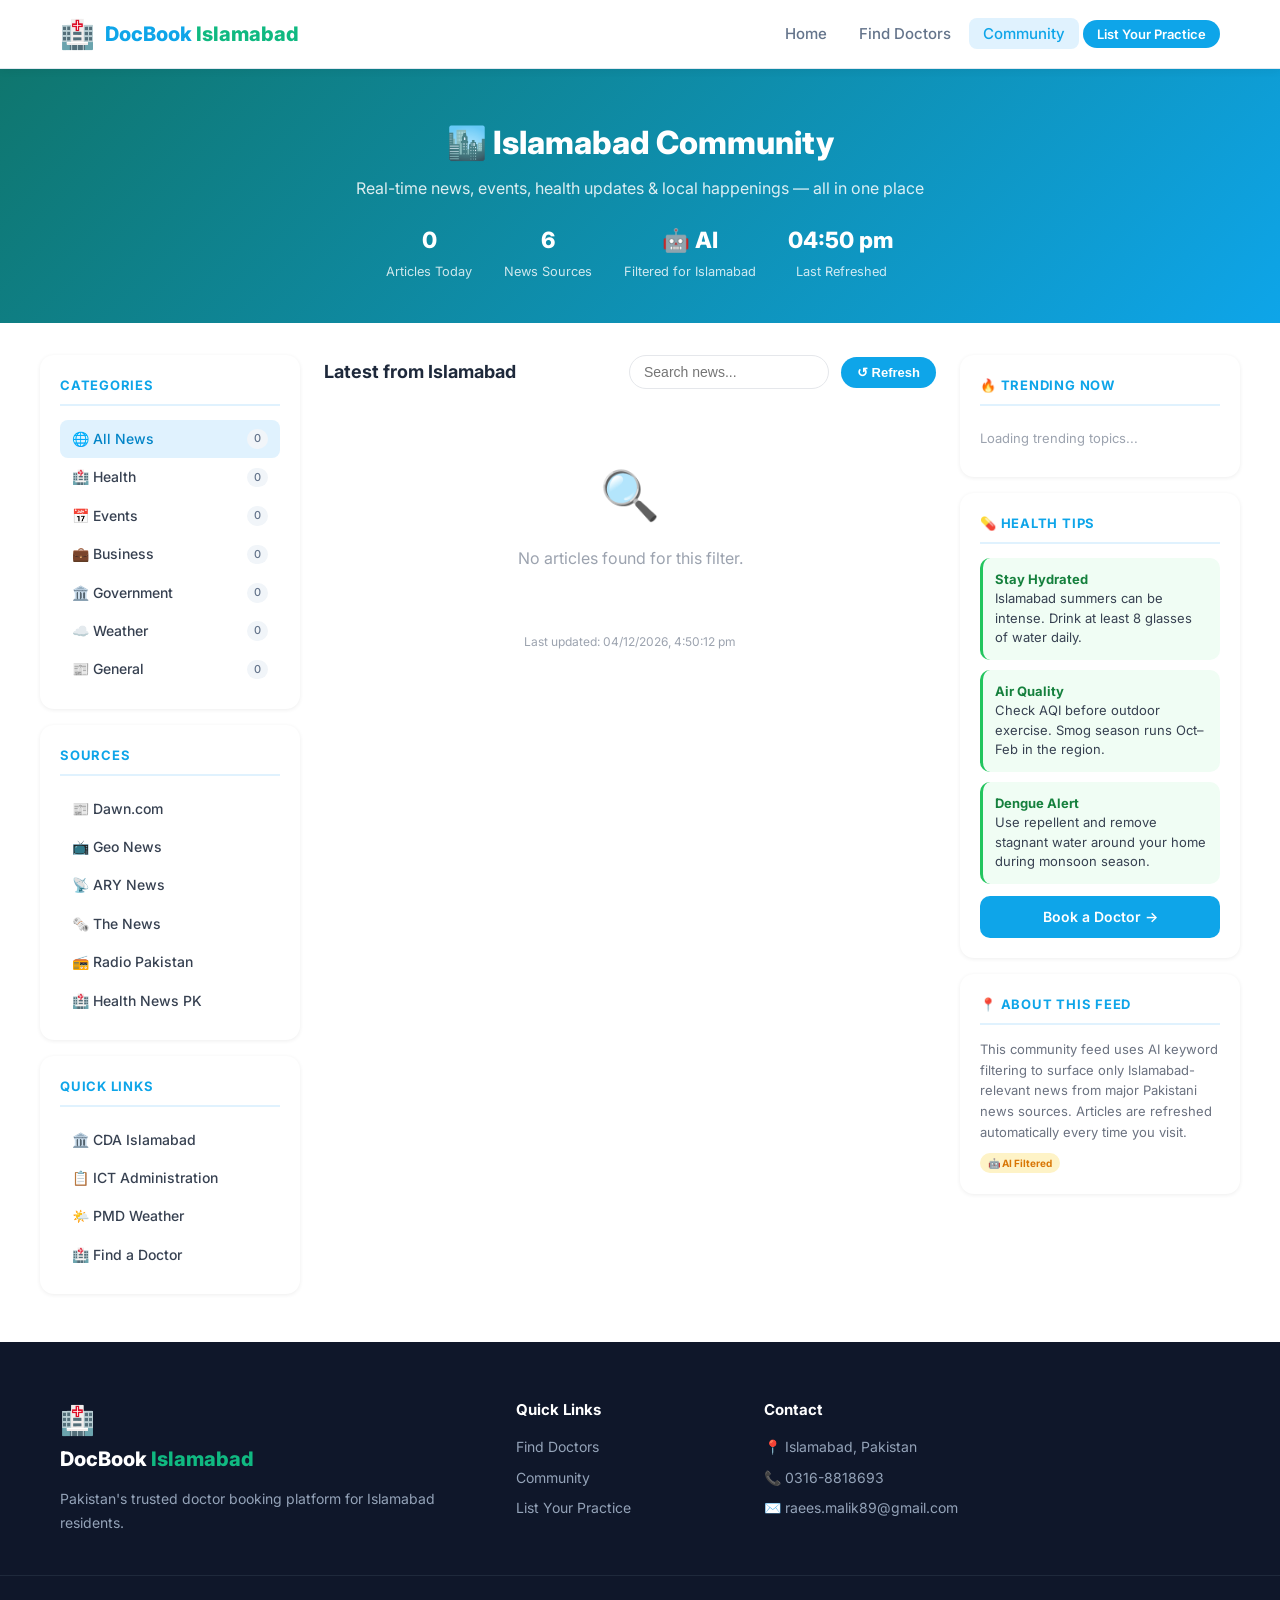
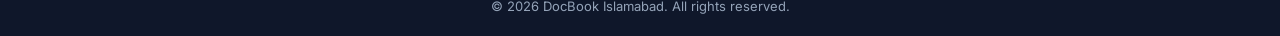
<file: community.html>
<!DOCTYPE html>
<html lang="en">
<head>
  <meta charset="UTF-8" />
  <meta name="viewport" content="width=device-width, initial-scale=1.0" />
  <title>Islamabad Community – Latest News, Events & Health Updates</title>
  <meta name="description" content="Stay updated with the latest Islamabad news, health alerts, events and community updates. Live feed from Dawn, Geo, ARY and more — curated for Islamabad residents." />
  <meta name="keywords" content="islamabad news today, islamabad events, islamabad health news, islamabad community, rawalpindi news, islamabad updates, pakistan news islamabad" />
  <meta name="robots" content="index, follow" />
  <link rel="canonical" href="https://raeesmalik89-oss.github.io/IslamabadDoctors/community.html" />
  <!-- Open Graph -->
  <meta property="og:title" content="Islamabad Community – News, Events & Health Updates" />
  <meta property="og:description" content="Live Islamabad news feed with health alerts, events and community updates from Dawn, Geo, ARY and more." />
  <meta property="og:url" content="https://raeesmalik89-oss.github.io/IslamabadDoctors/community.html" />
  <meta property="og:type" content="website" />
  <link rel="icon" href="data:image/svg+xml,<svg xmlns='http://www.w3.org/2000/svg' viewBox='0 0 100 100'><text y='.9em' font-size='90'>🏙️</text></svg>">
  <link rel="stylesheet" href="style.css" />
  <link href="https://fonts.googleapis.com/css2?family=Inter:wght@300;400;500;600;700;800&display=swap" rel="stylesheet" />
  <style>
    /* ── Community Page Styles ── */
    .community-hero {
      background: linear-gradient(135deg, #0f766e 0%, #0ea5e9 100%);
      padding: 48px 0 40px;
      color: #fff;
      text-align: center;
    }
    .community-hero h1 { font-size: 2rem; font-weight: 800; margin-bottom: 8px; }
    .community-hero p  { font-size: 1rem; opacity: .85; margin-bottom: 20px; }
    .community-stats {
      display: flex; gap: 32px; justify-content: center; flex-wrap: wrap;
    }
    .c-stat { text-align: center; }
    .c-stat strong { display: block; font-size: 1.4rem; font-weight: 800; }
    .c-stat span   { font-size: .8rem; opacity: .8; }

    /* ── Layout ── */
    .community-layout {
      display: grid;
      grid-template-columns: 260px 1fr 280px;
      gap: 24px;
      padding: 32px 0 48px;
      align-items: start;
    }

    /* ── Left sidebar ── */
    .comm-sidebar-left, .comm-sidebar-right {
      display: flex; flex-direction: column; gap: 16px;
    }
    .comm-card {
      background: #fff;
      border-radius: 14px;
      padding: 20px;
      box-shadow: 0 1px 4px rgba(0,0,0,.07);
    }
    .comm-card h3 {
      font-size: 13px; font-weight: 700;
      text-transform: uppercase; letter-spacing: .06em;
      color: #0ea5e9; margin-bottom: 14px;
      padding-bottom: 8px;
      border-bottom: 2px solid #e0f2fe;
    }

    /* Category filter */
    .cat-list { list-style: none; margin: 0; padding: 0; }
    .cat-list li {
      padding: 8px 12px; border-radius: 8px; cursor: pointer;
      font-size: 14px; font-weight: 500; color: #374151;
      display: flex; align-items: center; gap: 10px;
      transition: background .15s;
    }
    .cat-list li:hover, .cat-list li.active {
      background: #e0f2fe; color: #0284c7;
    }
    .cat-count {
      margin-left: auto; background: #f1f5f9;
      font-size: 11px; padding: 1px 7px;
      border-radius: 10px; color: #64748b;
    }

    /* ── Main feed ── */
    .feed-toolbar {
      display: flex; align-items: center; gap: 12px;
      margin-bottom: 20px; flex-wrap: wrap;
    }
    .feed-toolbar h2 { font-size: 18px; font-weight: 700; flex: 1; }
    .feed-search {
      padding: 8px 14px; border: 1px solid #e5e7eb;
      border-radius: 20px; font-size: 14px; width: 200px;
      outline: none; transition: border-color .2s;
    }
    .feed-search:focus { border-color: #0ea5e9; }
    .refresh-btn {
      padding: 8px 16px; background: #0ea5e9; color: #fff;
      border: none; border-radius: 20px; font-size: 13px;
      font-weight: 600; cursor: pointer; transition: background .2s;
    }
    .refresh-btn:hover { background: #0284c7; }
    .refresh-btn:disabled { background: #94a3b8; cursor: default; }

    /* News card */
    .news-grid { display: flex; flex-direction: column; gap: 16px; }
    .news-card {
      background: #fff; border-radius: 14px;
      padding: 20px; box-shadow: 0 1px 4px rgba(0,0,0,.07);
      display: flex; gap: 16px;
      transition: box-shadow .2s, transform .2s;
      cursor: pointer; text-decoration: none; color: inherit;
    }
    .news-card:hover {
      box-shadow: 0 4px 16px rgba(0,0,0,.12);
      transform: translateY(-1px);
    }
    .news-thumb {
      width: 90px; height: 70px; border-radius: 10px;
      object-fit: cover; flex-shrink: 0; background: #e5e7eb;
    }
    .news-thumb-placeholder {
      width: 90px; height: 70px; border-radius: 10px;
      background: linear-gradient(135deg, #e0f2fe, #bae6fd);
      flex-shrink: 0; display: flex; align-items: center;
      justify-content: center; font-size: 24px;
    }
    .news-body { flex: 1; min-width: 0; }
    .news-cat-badge {
      display: inline-block; font-size: 10px; font-weight: 700;
      text-transform: uppercase; letter-spacing: .06em;
      padding: 2px 8px; border-radius: 10px; margin-bottom: 6px;
    }
    .news-title {
      font-size: 15px; font-weight: 600; color: #111827;
      line-height: 1.4; margin-bottom: 6px;
      display: -webkit-box; -webkit-line-clamp: 2;
      -webkit-box-orient: vertical; overflow: hidden;
    }
    .news-meta {
      font-size: 12px; color: #9ca3af;
      display: flex; gap: 10px; flex-wrap: wrap;
    }
    .news-source { font-weight: 600; color: #6b7280; }

    /* AI badge */
    .ai-tag {
      display: inline-flex; align-items: center; gap: 4px;
      font-size: 10px; font-weight: 700; padding: 2px 8px;
      background: #fef3c7; color: #d97706; border-radius: 10px;
    }

    /* Loading skeleton */
    .skeleton-card {
      background: #fff; border-radius: 14px;
      padding: 20px; box-shadow: 0 1px 4px rgba(0,0,0,.07);
      display: flex; gap: 16px;
    }
    .skel {
      background: linear-gradient(90deg,#f1f5f9 25%,#e2e8f0 50%,#f1f5f9 75%);
      background-size: 200% 100%;
      animation: shimmer 1.4s infinite;
      border-radius: 6px;
    }
    @keyframes shimmer { 0%{background-position:200% 0} 100%{background-position:-200% 0} }

    .empty-feed {
      text-align: center; padding: 48px 20px;
      color: #9ca3af; background: #fff; border-radius: 14px;
    }
    .empty-feed .icon { font-size: 48px; margin-bottom: 12px; }

    /* ── Right sidebar ── */
    .trending-item {
      display: flex; align-items: flex-start; gap: 10px;
      padding: 10px 0; border-bottom: 1px solid #f3f4f6;
      font-size: 13px; cursor: pointer;
    }
    .trending-item:last-child { border-bottom: none; }
    .trending-num {
      font-size: 18px; font-weight: 800; color: #e5e7eb;
      flex-shrink: 0; width: 20px;
    }
    .trending-title { font-weight: 500; color: #374151; line-height: 1.35; }
    .trending-src   { font-size: 11px; color: #9ca3af; margin-top: 2px; }

    /* Health tips */
    .health-tip {
      padding: 12px; background: #f0fdf4; border-radius: 10px;
      margin-bottom: 10px; font-size: 13px; color: #374151;
      border-left: 3px solid #22c55e; line-height: 1.5;
    }
    .health-tip strong { color: #15803d; }

    /* Last updated */
    .last-updated {
      text-align: center; font-size: 12px; color: #9ca3af;
      padding: 8px; margin-top: 4px;
    }

    /* Badge colours per category */
    .badge-news    { background: #dbeafe; color: #1d4ed8; }
    .badge-health  { background: #dcfce7; color: #15803d; }
    .badge-events  { background: #fef3c7; color: #b45309; }
    .badge-business{ background: #fce7f3; color: #9d174d; }
    .badge-govt    { background: #ede9fe; color: #6d28d9; }
    .badge-weather { background: #e0f2fe; color: #0369a1; }

    @media (max-width: 1024px) {
      .community-layout { grid-template-columns: 1fr; }
      .comm-sidebar-left, .comm-sidebar-right { display: none; }
    }
    @media (max-width: 600px) {
      .news-thumb, .news-thumb-placeholder { display: none; }
      .community-hero h1 { font-size: 1.5rem; }
    }
  </style>
</head>
<body data-page="community">

<!-- NAVBAR -->
<nav class="navbar">
  <div class="container nav-inner">
    <a href="index.html" class="logo">
      <span class="logo-icon">🏥</span>
      <span class="logo-text">DocBook <span class="logo-sub">Islamabad</span></span>
    </a>
    <ul class="nav-links">
      <li><a href="index.html">Home</a></li>
      <li><a href="doctors.html">Find Doctors</a></li>
      <li><a href="community.html" class="active">Community</a></li>
      <li><a href="register-doctor.html" class="nav-cta">List Your Practice</a></li>
    </ul>
    <button class="hamburger" onclick="toggleMobileMenu()">☰</button>
  </div>
  <div class="mobile-menu" id="mobileMenu">
    <a href="index.html">Home</a>
    <a href="doctors.html">Find Doctors</a>
    <a href="community.html">Community</a>
    <a href="register-doctor.html">List Your Practice</a>
  </div>
</nav>

<!-- HERO -->
<div class="community-hero">
  <div class="container">
    <h1>🏙️ Islamabad Community</h1>
    <p>Real-time news, events, health updates & local happenings — all in one place</p>
    <div class="community-stats">
      <div class="c-stat"><strong id="statArticles">–</strong><span>Articles Today</span></div>
      <div class="c-stat"><strong id="statSources">6</strong><span>News Sources</span></div>
      <div class="c-stat"><strong>🤖 AI</strong><span>Filtered for Islamabad</span></div>
      <div class="c-stat"><strong id="statUpdated">–</strong><span>Last Refreshed</span></div>
    </div>
  </div>
</div>

<!-- MAIN LAYOUT -->
<div class="container community-layout">

  <!-- LEFT SIDEBAR -->
  <aside class="comm-sidebar-left">
    <div class="comm-card">
      <h3>Categories</h3>
      <ul class="cat-list" id="catList">
        <li class="active" onclick="filterCat('all',this)">🌐 All News <span class="cat-count" id="cnt-all">0</span></li>
        <li onclick="filterCat('health',this)">🏥 Health <span class="cat-count" id="cnt-health">0</span></li>
        <li onclick="filterCat('events',this)">📅 Events <span class="cat-count" id="cnt-events">0</span></li>
        <li onclick="filterCat('business',this)">💼 Business <span class="cat-count" id="cnt-business">0</span></li>
        <li onclick="filterCat('govt',this)">🏛️ Government <span class="cat-count" id="cnt-govt">0</span></li>
        <li onclick="filterCat('weather',this)">☁️ Weather <span class="cat-count" id="cnt-weather">0</span></li>
        <li onclick="filterCat('news',this)">📰 General <span class="cat-count" id="cnt-news">0</span></li>
      </ul>
    </div>

    <div class="comm-card">
      <h3>Sources</h3>
      <ul class="cat-list">
        <li>📰 Dawn.com</li>
        <li>📺 Geo News</li>
        <li>📡 ARY News</li>
        <li>🗞️ The News</li>
        <li>📻 Radio Pakistan</li>
        <li>🏥 Health News PK</li>
      </ul>
    </div>

    <div class="comm-card">
      <h3>Quick Links</h3>
      <ul class="cat-list">
        <li onclick="window.open('https://www.cda.gov.pk','_blank')">🏛️ CDA Islamabad</li>
        <li onclick="window.open('https://islamabad.gov.pk','_blank')">📋 ICT Administration</li>
        <li onclick="window.open('https://www.pmd.gov.pk','_blank')">🌤️ PMD Weather</li>
        <li><a href="doctors.html" style="text-decoration:none;color:inherit">🏥 Find a Doctor</a></li>
      </ul>
    </div>
  </aside>

  <!-- MAIN FEED -->
  <main>
    <div class="feed-toolbar">
      <h2>Latest from Islamabad</h2>
      <input type="text" class="feed-search" id="newsSearch" placeholder="Search news..." oninput="searchNews()" />
      <button class="refresh-btn" id="refreshBtn" onclick="loadAllFeeds()">↺ Refresh</button>
    </div>

    <div id="newsFeed" class="news-grid">
      <!-- Skeleton loaders -->
      ${[1,2,3,4,5].map(()=>`
      <div class="skeleton-card">
        <div class="skel" style="width:90px;height:70px;border-radius:10px;flex-shrink:0"></div>
        <div style="flex:1">
          <div class="skel" style="height:12px;width:60px;margin-bottom:8px"></div>
          <div class="skel" style="height:16px;width:100%;margin-bottom:6px"></div>
          <div class="skel" style="height:14px;width:80%"></div>
        </div>
      </div>`).join('')}
    </div>
    <div class="last-updated" id="lastUpdated"></div>
  </main>

  <!-- RIGHT SIDEBAR -->
  <aside class="comm-sidebar-right">
    <div class="comm-card">
      <h3>🔥 Trending Now</h3>
      <div id="trendingList">
        <div style="color:#9ca3af;font-size:13px;padding:8px 0">Loading trending topics...</div>
      </div>
    </div>

    <div class="comm-card">
      <h3>💊 Health Tips</h3>
      <div class="health-tip"><strong>Stay Hydrated</strong><br>Islamabad summers can be intense. Drink at least 8 glasses of water daily.</div>
      <div class="health-tip"><strong>Air Quality</strong><br>Check AQI before outdoor exercise. Smog season runs Oct–Feb in the region.</div>
      <div class="health-tip"><strong>Dengue Alert</strong><br>Use repellent and remove stagnant water around your home during monsoon season.</div>
      <a href="doctors.html" class="btn-primary" style="display:block;text-align:center;text-decoration:none;padding:10px;margin-top:12px;border-radius:10px;font-size:14px">Book a Doctor →</a>
    </div>

    <div class="comm-card">
      <h3>📍 About This Feed</h3>
      <p style="font-size:13px;color:#6b7280;line-height:1.6">
        This community feed uses AI keyword filtering to surface only Islamabad-relevant news from major Pakistani news sources. Articles are refreshed automatically every time you visit.
      </p>
      <div class="ai-tag" style="margin-top:10px">🤖 AI Filtered</div>
    </div>
  </aside>

</div>

<!-- FOOTER -->
<footer class="footer">
  <div class="container footer-inner">
    <div class="footer-brand">
      <span class="logo-icon">🏥</span>
      <span class="logo-text">DocBook <span class="logo-sub">Islamabad</span></span>
      <p>Pakistan's trusted doctor booking platform for Islamabad residents.</p>
    </div>
    <div class="footer-links">
      <h4>Quick Links</h4>
      <ul>
        <li><a href="doctors.html">Find Doctors</a></li>
        <li><a href="community.html">Community</a></li>
        <li><a href="register-doctor.html">List Your Practice</a></li>
      </ul>
    </div>
    <div class="footer-links">
      <h4>Contact</h4>
      <ul>
        <li>📍 Islamabad, Pakistan</li>
        <li><a href="https://wa.me/923168818693" target="_blank">📞 0316-8818693</a></li>
        <li><a href="mailto:raees.malik89@gmail.com">✉️ raees.malik89@gmail.com</a></li>
      </ul>
    </div>
  </div>
  <div class="footer-bottom"><p>© 2026 DocBook Islamabad. All rights reserved.</p></div>
</footer>

<script>
// ══════════════════════════════════════════════════════════════════════════
// AI-POWERED ISLAMABAD NEWS FEED
// Uses rss2json.com to fetch RSS feeds client-side (no backend needed)
// Filters articles using AI keyword matching for Islamabad relevance
// ══════════════════════════════════════════════════════════════════════════

const RSS2JSON = 'https://api.rss2json.com/v1/api.json?rss_url=';

// ── News Sources ──────────────────────────────────────────────────────────
const SOURCES = [
  { name: 'Dawn',      url: 'https://www.dawn.com/feeds/home',                    icon: '📰', color: '#1d4ed8' },
  { name: 'Geo News',  url: 'https://www.geo.tv/rss/1/1',                         icon: '📺', color: '#dc2626' },
  { name: 'ARY News',  url: 'https://arynews.tv/feed/',                           icon: '📡', color: '#7c3aed' },
  { name: 'The News',  url: 'https://www.thenews.com.pk/rss/1/1',                 icon: '🗞️', color: '#0f766e' },
  { name: 'Dawn Health', url: 'https://www.dawn.com/feeds/health-and-fitness',    icon: '🏥', color: '#15803d' },
  { name: 'Tribune',   url: 'https://tribune.com.pk/feed',                        icon: '📻', color: '#b45309' },
];

// ── AI Keyword Engine ─────────────────────────────────────────────────────
// Scores articles for Islamabad relevance using weighted keyword matching
const ISLAMABAD_KEYWORDS = {
  location:  { words: ['islamabad','rawalpindi','pindi','twin cities','ict','cda','f-7','f-8','g-9','blue area','margalla','saidpur','bahria','dha islamabad'], weight: 5 },
  govt:      { words: ['parliament','senate','national assembly','supreme court','prime minister','imran','shehbaz','federal government','caretaker','election commission','na-'], weight: 3 },
  health:    { words: ['hospital','doctor','pmdc','health ministry','dengue','smog','flu','vaccine','clinic','shifa','polyclinic','pims','mental health'], weight: 4 },
  events:    { words: ['festival','event','concert','exhibition','ceremony','inauguration','conference','seminar','workshop','fair','cultural','literature festival'], weight: 4 },
  business:  { words: ['stock exchange','psx','sbp','state bank','inflation','rupee','dollar','economy','investment','startup','tech park','ict sector'], weight: 3 },
  weather:   { words: ['weather','temperature','rain','fog','smog','heatwave','cold wave','aqi','air quality','pmd','monsoon','flood alert'], weight: 4 },
};

// Category detection
const CATEGORY_KEYWORDS = {
  health:   ['hospital','doctor','health','medical','dengue','vaccine','disease','patient','clinic','treatment','pmdc','medicine'],
  events:   ['event','festival','concert','ceremony','inauguration','cultural','exhibition','seminar','workshop','launch'],
  business: ['economy','rupee','dollar','stock','investment','trade','inflation','sbp','budget','tax','business'],
  govt:     ['parliament','government','minister','court','police','election','senate','assembly','pmln','pti','ppp'],
  weather:  ['weather','rain','fog','smog','temperature','heat','cold','aqi','flood','pmd'],
};

function scoreArticle(article) {
  const text = ((article.title || '') + ' ' + (article.description || '') + ' ' + (article.content || '')).toLowerCase();
  let score = 0;
  for (const [cat, {words, weight}] of Object.entries(ISLAMABAD_KEYWORDS)) {
    for (const word of words) {
      if (text.includes(word)) score += weight;
    }
  }
  return score;
}

function detectCategory(article) {
  const text = ((article.title || '') + ' ' + (article.description || '')).toLowerCase();
  let best = 'news', bestScore = 0;
  for (const [cat, words] of Object.entries(CATEGORY_KEYWORDS)) {
    const score = words.filter(w => text.includes(w)).length;
    if (score > bestScore) { bestScore = score; best = cat; }
  }
  return best;
}

function badgeClass(cat) {
  return { health:'badge-health', events:'badge-events', business:'badge-business',
           govt:'badge-govt', weather:'badge-weather', news:'badge-news' }[cat] || 'badge-news';
}

function catEmoji(cat) {
  return { health:'🏥', events:'📅', business:'💼', govt:'🏛️', weather:'☁️', news:'📰' }[cat] || '📰';
}

function timeAgo(dateStr) {
  const d = new Date(dateStr);
  if (isNaN(d)) return '';
  const mins = Math.floor((Date.now() - d) / 60000);
  if (mins < 1)  return 'just now';
  if (mins < 60) return mins + 'm ago';
  const hrs = Math.floor(mins / 60);
  if (hrs < 24)  return hrs + 'h ago';
  return Math.floor(hrs / 24) + 'd ago';
}

function stripHtml(html) {
  return (html || '').replace(/<[^>]+>/g, '').replace(/&nbsp;/g,' ').replace(/&amp;/g,'&').trim();
}

// ── Fetch one RSS feed via rss2json ───────────────────────────────────────
async function fetchFeed(source) {
  try {
    const res = await fetch(RSS2JSON + encodeURIComponent(source.url) + '&count=20', { signal: AbortSignal.timeout(8000) });
    if (!res.ok) throw new Error('HTTP ' + res.status);
    const data = await res.json();
    if (data.status !== 'ok') throw new Error(data.message || 'Feed error');
    return (data.items || []).map(item => ({ ...item, _source: source }));
  } catch (e) {
    console.warn('Feed failed:', source.name, e.message);
    return [];
  }
}

// ── Global article store ──────────────────────────────────────────────────
let allArticles = [];
let activeCategory = 'all';
let searchQuery = '';

// ── Load all feeds ────────────────────────────────────────────────────────
async function loadAllFeeds() {
  const btn = document.getElementById('refreshBtn');
  if (btn) { btn.textContent = '⏳ Loading…'; btn.disabled = true; }

  showSkeletons();

  // Fetch all sources in parallel
  const results = await Promise.allSettled(SOURCES.map(fetchFeed));
  let articles = results.flatMap(r => r.status === 'fulfilled' ? r.value : []);

  // AI scoring — keep articles with score > 0 (Islamabad relevant)
  // If score is 0 but it's from a health source, still include
  articles = articles.filter(a => scoreArticle(a) > 0 || a._source.name === 'Dawn Health');

  // Add category detection
  articles = articles.map(a => ({ ...a, _cat: detectCategory(a) }));

  // Sort by date
  articles.sort((a, b) => new Date(b.pubDate) - new Date(a.pubDate));

  // Deduplicate by title similarity
  const seen = new Set();
  articles = articles.filter(a => {
    const key = (a.title || '').toLowerCase().slice(0, 40);
    if (seen.has(key)) return false;
    seen.add(key);
    return true;
  });

  allArticles = articles;
  renderFeed();
  updateCounts();
  updateTrending();

  const now = new Date();
  document.getElementById('statUpdated').textContent = now.toLocaleTimeString('en-PK', { hour:'2-digit', minute:'2-digit' });
  document.getElementById('lastUpdated').textContent = 'Last updated: ' + now.toLocaleString('en-PK');
  document.getElementById('statArticles').textContent = articles.length;

  if (btn) { btn.textContent = '↺ Refresh'; btn.disabled = false; }
}

function renderFeed() {
  const feed = document.getElementById('newsFeed');
  let filtered = allArticles;

  if (activeCategory !== 'all') {
    filtered = filtered.filter(a => a._cat === activeCategory);
  }
  if (searchQuery) {
    const q = searchQuery.toLowerCase();
    filtered = filtered.filter(a =>
      (a.title||'').toLowerCase().includes(q) ||
      (a.description||'').toLowerCase().includes(q)
    );
  }

  if (filtered.length === 0) {
    feed.innerHTML = `<div class="empty-feed"><div class="icon">🔍</div><p>No articles found for this filter.</p></div>`;
    return;
  }

  feed.innerHTML = filtered.slice(0, 40).map(article => {
    const cat   = article._cat || 'news';
    const thumb = article.thumbnail || article.enclosure?.link || '';
    const desc  = stripHtml(article.description || '').slice(0, 120);
    const ago   = timeAgo(article.pubDate);
    const score = scoreArticle(article);

    return `
    <a class="news-card" href="${article.link || '#'}" target="_blank" rel="noopener">
      ${thumb
        ? `<img class="news-thumb" src="${thumb}" alt="" onerror="this.style.display='none'" loading="lazy" />`
        : `<div class="news-thumb-placeholder">${catEmoji(cat)}</div>`
      }
      <div class="news-body">
        <span class="news-cat-badge ${badgeClass(cat)}">${catEmoji(cat)} ${cat.charAt(0).toUpperCase()+cat.slice(1)}</span>
        ${score >= 8 ? '<span class="ai-tag">🤖 Top Match</span> ' : ''}
        <div class="news-title">${article.title || 'Untitled'}</div>
        ${desc ? `<div style="font-size:13px;color:#6b7280;margin-bottom:4px;display:-webkit-box;-webkit-line-clamp:1;-webkit-box-orient:vertical;overflow:hidden">${desc}</div>` : ''}
        <div class="news-meta">
          <span class="news-source">${article._source?.icon || '📰'} ${article._source?.name || 'News'}</span>
          ${ago ? `<span>${ago}</span>` : ''}
        </div>
      </div>
    </a>`;
  }).join('');
}

function updateCounts() {
  document.getElementById('cnt-all').textContent = allArticles.length;
  for (const cat of ['health','events','business','govt','weather','news']) {
    const el = document.getElementById('cnt-' + cat);
    if (el) el.textContent = allArticles.filter(a => a._cat === cat).length;
  }
}

function updateTrending() {
  const trending = document.getElementById('trendingList');
  const top = allArticles.slice(0, 7);
  if (!top.length) return;
  trending.innerHTML = top.map((a, i) => `
    <a class="trending-item" href="${a.link||'#'}" target="_blank" style="text-decoration:none;display:flex;align-items:flex-start;gap:10px;padding:10px 0;border-bottom:1px solid #f3f4f6">
      <span class="trending-num">${i+1}</span>
      <div>
        <div class="trending-title">${(a.title||'').slice(0,70)}${(a.title||'').length>70?'…':''}</div>
        <div class="trending-src">${a._source?.name || ''} · ${timeAgo(a.pubDate)}</div>
      </div>
    </a>`).join('');
}

function showSkeletons() {
  document.getElementById('newsFeed').innerHTML = Array(5).fill(`
    <div class="skeleton-card">
      <div class="skel" style="width:90px;height:70px;border-radius:10px;flex-shrink:0"></div>
      <div style="flex:1;display:flex;flex-direction:column;gap:8px">
        <div class="skel" style="height:12px;width:60px"></div>
        <div class="skel" style="height:16px;width:100%"></div>
        <div class="skel" style="height:13px;width:75%"></div>
      </div>
    </div>`).join('');
}

function filterCat(cat, el) {
  activeCategory = cat;
  document.querySelectorAll('.cat-list li').forEach(li => li.classList.remove('active'));
  if (el) el.classList.add('active');
  renderFeed();
}

function searchNews() {
  searchQuery = document.getElementById('newsSearch').value.trim();
  renderFeed();
}

function toggleMobileMenu() {
  document.getElementById('mobileMenu').classList.toggle('open');
}

// ── Boot ──────────────────────────────────────────────────────────────────
loadAllFeeds();
</script>

</body>
</html>
</file>
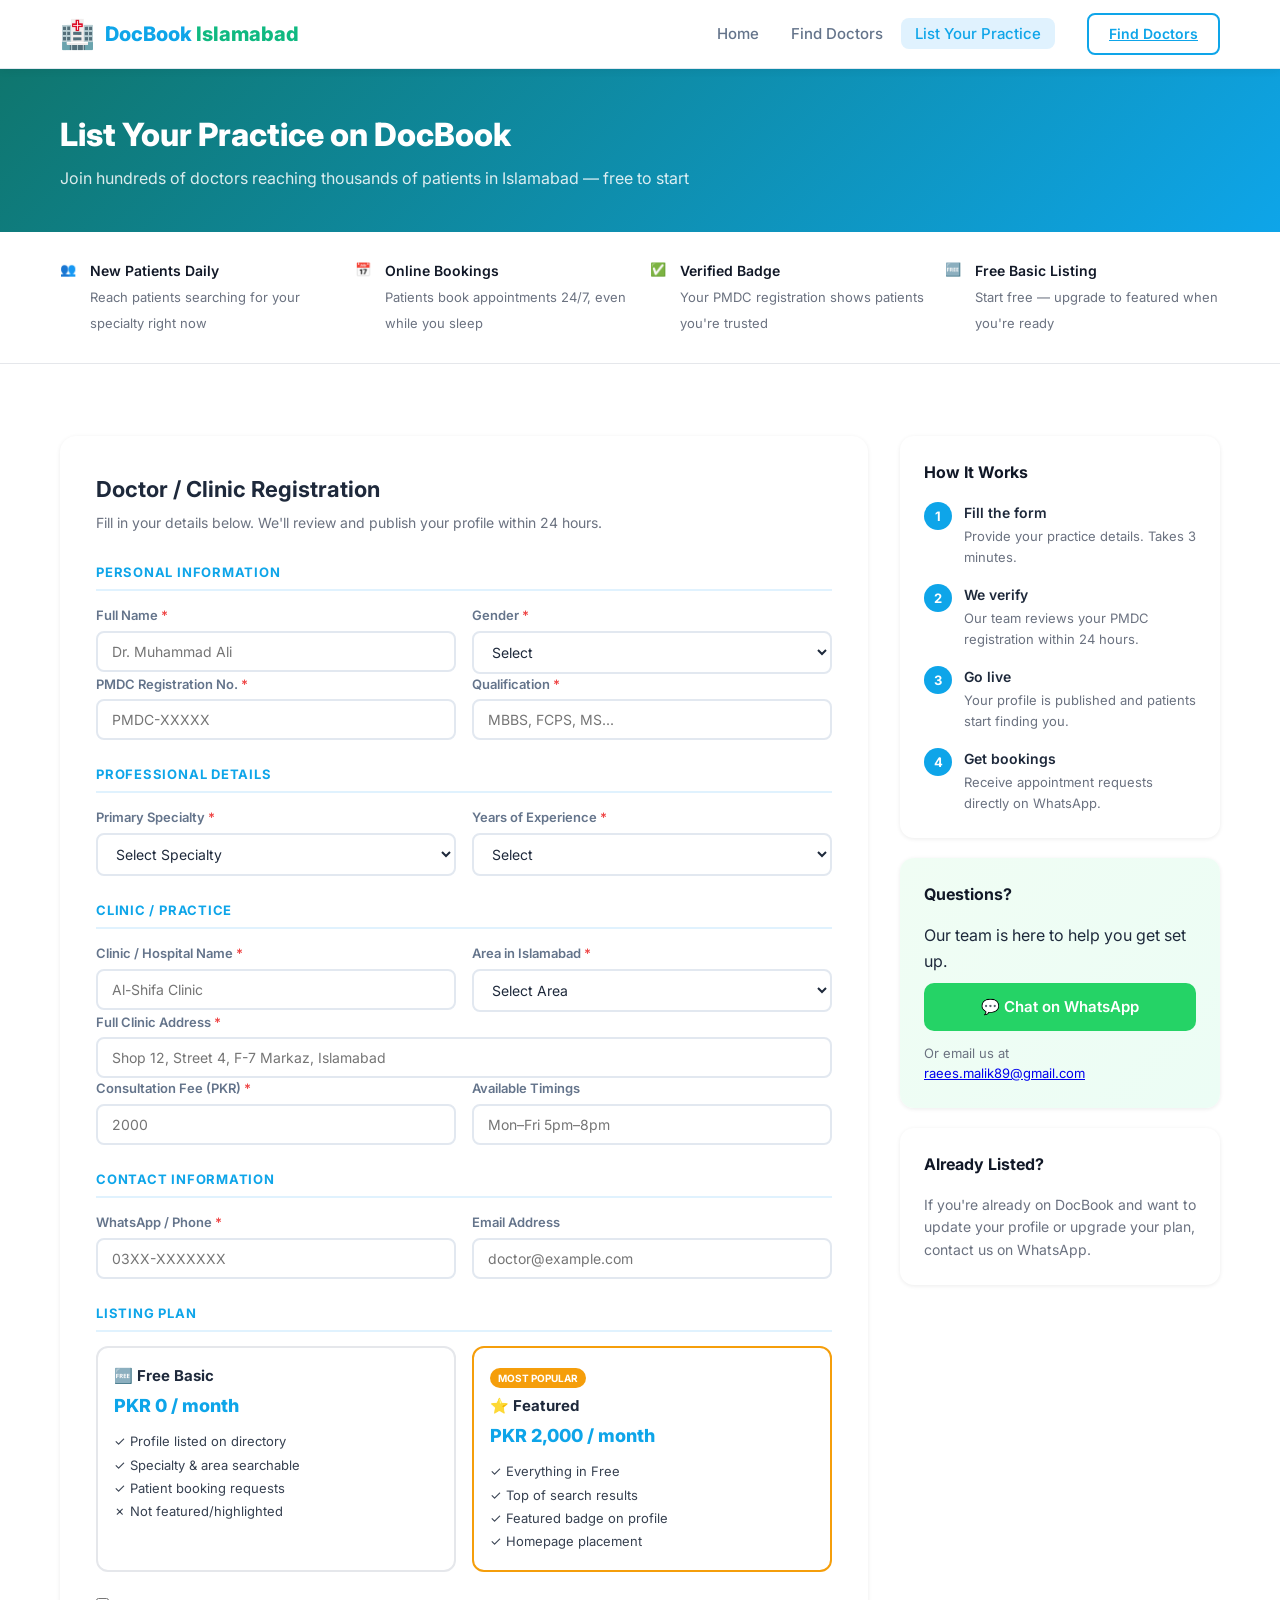
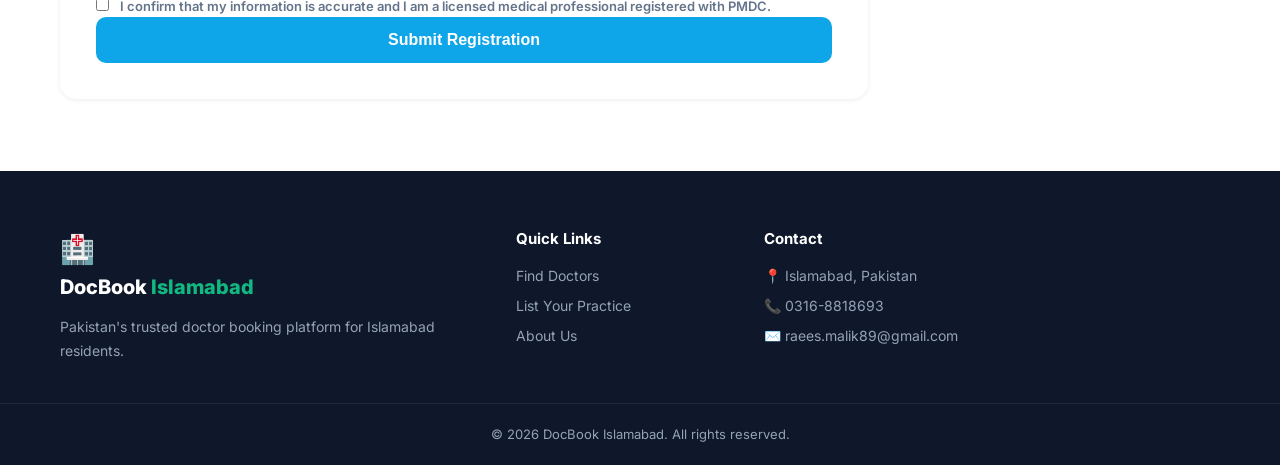
<file: register-doctor.html>
<!DOCTYPE html>
<html lang="en">
<head>
  <meta charset="UTF-8" />
  <meta name="viewport" content="width=device-width, initial-scale=1.0" />
  <title>List Your Practice – DocBook Islamabad</title>
  <meta name="description" content="Register your medical practice on DocBook Islamabad. Reach thousands of patients searching for doctors in Islamabad. Free basic listing. PMDC verified doctors only." />
  <meta name="keywords" content="list doctor islamabad, register clinic islamabad, doctor listing pakistan, medical practice islamabad, get patients islamabad, docbook register" />
  <meta name="robots" content="index, follow" />
  <link rel="canonical" href="https://raeesmalik89-oss.github.io/IslamabadDoctors/register-doctor.html" />
  <!-- Open Graph -->
  <meta property="og:title" content="List Your Medical Practice – DocBook Islamabad" />
  <meta property="og:description" content="Join DocBook Islamabad and reach thousands of patients. Free basic listing for PMDC registered doctors." />
  <meta property="og:url" content="https://raeesmalik89-oss.github.io/IslamabadDoctors/register-doctor.html" />
  <meta property="og:type" content="website" />
  <link rel="icon" href="data:image/svg+xml,<svg xmlns='http://www.w3.org/2000/svg' viewBox='0 0 100 100'><text y='.9em' font-size='90'>🏥</text></svg>">
  <link rel="stylesheet" href="style.css" />
  <link href="https://fonts.googleapis.com/css2?family=Inter:wght@300;400;500;600;700;800&display=swap" rel="stylesheet" />
</head>
<body>

<!-- NAVBAR -->
<nav class="navbar">
  <div class="container nav-inner">
    <a href="index.html" class="logo">
      <span class="logo-icon">🏥</span>
      <span class="logo-text">DocBook <span class="logo-sub">Islamabad</span></span>
    </a>
    <ul class="nav-links">
      <li><a href="index.html">Home</a></li>
      <li><a href="doctors.html">Find Doctors</a></li>
      <li><a href="register-doctor.html" class="active">List Your Practice</a></li>
    </ul>
    <div class="nav-actions">
      <a href="doctors.html" class="btn-outline">Find Doctors</a>
    </div>
    <button class="hamburger" onclick="toggleMobileMenu()">☰</button>
  </div>
  <div class="mobile-menu" id="mobileMenu">
    <a href="index.html">Home</a>
    <a href="doctors.html">Find Doctors</a>
    <a href="register-doctor.html">List Your Practice</a>
  </div>
</nav>

<!-- PAGE HEADER -->
<div class="page-header reg-header">
  <div class="container">
    <h1>List Your Practice on DocBook</h1>
    <p>Join hundreds of doctors reaching thousands of patients in Islamabad — free to start</p>
  </div>
</div>

<!-- BENEFITS STRIP -->
<section class="benefits-strip">
  <div class="container benefits-grid">
    <div class="benefit-item">
      <span class="benefit-icon">👥</span>
      <div>
        <strong>New Patients Daily</strong>
        <span>Reach patients searching for your specialty right now</span>
      </div>
    </div>
    <div class="benefit-item">
      <span class="benefit-icon">📅</span>
      <div>
        <strong>Online Bookings</strong>
        <span>Patients book appointments 24/7, even while you sleep</span>
      </div>
    </div>
    <div class="benefit-item">
      <span class="benefit-icon">✅</span>
      <div>
        <strong>Verified Badge</strong>
        <span>Your PMDC registration shows patients you're trusted</span>
      </div>
    </div>
    <div class="benefit-item">
      <span class="benefit-icon">🆓</span>
      <div>
        <strong>Free Basic Listing</strong>
        <span>Start free — upgrade to featured when you're ready</span>
      </div>
    </div>
  </div>
</section>

<!-- MAIN FORM -->
<section class="section">
  <div class="container reg-layout">

    <!-- FORM CARD -->
    <div class="reg-form-card">
      <h2>Doctor / Clinic Registration</h2>
      <p class="reg-subtitle">Fill in your details below. We'll review and publish your profile within 24 hours.</p>

      <!-- SUCCESS STATE (hidden until form submits) -->
      <div id="regSuccess" style="display:none" class="reg-success">
        <div class="reg-success-icon">✅</div>
        <h3>Application Received!</h3>
        <p>Thank you for registering. We'll review your profile and publish it within 24 hours. We'll contact you at the WhatsApp number you provided.</p>
        <a href="doctors.html" class="btn-primary" style="display:inline-block;margin-top:16px;text-decoration:none;padding:12px 24px;">Browse Doctors</a>
      </div>

      <form id="doctorRegForm" onsubmit="submitDoctorReg(event)">

        <!-- hidden fields for Formspree -->
        <input type="hidden" name="_subject" value="New Doctor Registration – DocBook Islamabad" />
        <input type="hidden" name="_replyto" id="regEmailHidden" />

        <div class="form-section-title">Personal Information</div>

        <div class="form-row">
          <div class="form-group">
            <label>Full Name <span class="req">*</span></label>
            <input type="text" name="doctor_name" required placeholder="Dr. Muhammad Ali" />
          </div>
          <div class="form-group">
            <label>Gender <span class="req">*</span></label>
            <select name="gender" required>
              <option value="">Select</option>
              <option>Male</option>
              <option>Female</option>
            </select>
          </div>
        </div>

        <div class="form-row">
          <div class="form-group">
            <label>PMDC Registration No. <span class="req">*</span></label>
            <input type="text" name="pmdc_no" required placeholder="PMDC-XXXXX" />
          </div>
          <div class="form-group">
            <label>Qualification <span class="req">*</span></label>
            <input type="text" name="qualification" required placeholder="MBBS, FCPS, MS..." />
          </div>
        </div>

        <div class="form-section-title">Professional Details</div>

        <div class="form-row">
          <div class="form-group">
            <label>Primary Specialty <span class="req">*</span></label>
            <select name="specialty" required>
              <option value="">Select Specialty</option>
              <option>Cardiologist</option>
              <option>Dermatologist</option>
              <option>Endocrinologist</option>
              <option>ENT Specialist</option>
              <option>Gastroenterologist</option>
              <option>General Physician</option>
              <option>General Surgeon</option>
              <option>Gynecologist</option>
              <option>Nephrologist</option>
              <option>Neurologist</option>
              <option>Neurosurgeon</option>
              <option>Obstetrician</option>
              <option>Oncologist</option>
              <option>Ophthalmologist</option>
              <option>Orthopedic Surgeon</option>
              <option>Pediatrician</option>
              <option>Psychiatrist</option>
              <option>Psychologist</option>
              <option>Pulmonologist</option>
              <option>Radiologist</option>
              <option>Rheumatologist</option>
              <option>Urologist</option>
              <option>Other</option>
            </select>
          </div>
          <div class="form-group">
            <label>Years of Experience <span class="req">*</span></label>
            <select name="experience" required>
              <option value="">Select</option>
              <option>1–3 years</option>
              <option>4–7 years</option>
              <option>8–12 years</option>
              <option>13–20 years</option>
              <option>20+ years</option>
            </select>
          </div>
        </div>

        <div class="form-section-title">Clinic / Practice</div>

        <div class="form-row">
          <div class="form-group">
            <label>Clinic / Hospital Name <span class="req">*</span></label>
            <input type="text" name="clinic_name" required placeholder="Al-Shifa Clinic" />
          </div>
          <div class="form-group">
            <label>Area in Islamabad <span class="req">*</span></label>
            <select name="area" required>
              <option value="">Select Area</option>
              <option>F-5</option><option>F-6</option><option>F-7</option><option>F-8</option>
              <option>F-10</option><option>F-11</option>
              <option>G-6</option><option>G-7</option><option>G-8</option><option>G-9</option>
              <option>G-10</option><option>G-11</option><option>G-13</option>
              <option>H-8</option><option>H-9</option><option>H-11</option>
              <option>I-8</option><option>I-10</option>
              <option>Blue Area</option>
              <option>DHA Phase 1</option><option>DHA Phase 2</option>
              <option>Bahria Town</option>
              <option>PWD</option><option>Gulberg</option>
              <option>Rawalpindi</option>
              <option>Other</option>
            </select>
          </div>
        </div>

        <div class="form-group">
          <label>Full Clinic Address <span class="req">*</span></label>
          <input type="text" name="address" required placeholder="Shop 12, Street 4, F-7 Markaz, Islamabad" />
        </div>

        <div class="form-row">
          <div class="form-group">
            <label>Consultation Fee (PKR) <span class="req">*</span></label>
            <input type="number" name="fee" required placeholder="2000" min="0" />
          </div>
          <div class="form-group">
            <label>Available Timings</label>
            <input type="text" name="timings" placeholder="Mon–Fri 5pm–8pm" />
          </div>
        </div>

        <div class="form-section-title">Contact Information</div>

        <div class="form-row">
          <div class="form-group">
            <label>WhatsApp / Phone <span class="req">*</span></label>
            <input type="tel" name="whatsapp" required placeholder="03XX-XXXXXXX" />
          </div>
          <div class="form-group">
            <label>Email Address</label>
            <input type="email" name="email" id="regEmail" placeholder="doctor@example.com" oninput="document.getElementById('regEmailHidden').value=this.value" />
          </div>
        </div>

        <div class="form-section-title">Listing Plan</div>

        <div class="plan-options">
          <label class="plan-card">
            <input type="radio" name="plan" value="Free Basic" required />
            <div class="plan-body">
              <div class="plan-name">🆓 Free Basic</div>
              <div class="plan-price">PKR 0 / month</div>
              <ul class="plan-features">
                <li>✓ Profile listed on directory</li>
                <li>✓ Specialty & area searchable</li>
                <li>✓ Patient booking requests</li>
                <li>✗ Not featured/highlighted</li>
              </ul>
            </div>
          </label>
          <label class="plan-card plan-featured">
            <input type="radio" name="plan" value="Featured PKR 2000/month" />
            <div class="plan-body">
              <div class="plan-badge">Most Popular</div>
              <div class="plan-name">⭐ Featured</div>
              <div class="plan-price">PKR 2,000 / month</div>
              <ul class="plan-features">
                <li>✓ Everything in Free</li>
                <li>✓ Top of search results</li>
                <li>✓ Featured badge on profile</li>
                <li>✓ Homepage placement</li>
              </ul>
            </div>
          </label>
        </div>

        <div class="form-group" style="margin-top:24px">
          <label>
            <input type="checkbox" required style="width:auto;margin-right:8px" />
            I confirm that my information is accurate and I am a licensed medical professional registered with PMDC.
          </label>
        </div>

        <button type="submit" class="btn-primary reg-submit" id="regSubmitBtn">
          Submit Registration
        </button>
      </form>
    </div>

    <!-- SIDEBAR INFO -->
    <aside class="reg-sidebar">
      <div class="reg-info-card">
        <h3>How It Works</h3>
        <div class="reg-steps">
          <div class="reg-step">
            <span class="step-num">1</span>
            <div>
              <strong>Fill the form</strong>
              <p>Provide your practice details. Takes 3 minutes.</p>
            </div>
          </div>
          <div class="reg-step">
            <span class="step-num">2</span>
            <div>
              <strong>We verify</strong>
              <p>Our team reviews your PMDC registration within 24 hours.</p>
            </div>
          </div>
          <div class="reg-step">
            <span class="step-num">3</span>
            <div>
              <strong>Go live</strong>
              <p>Your profile is published and patients start finding you.</p>
            </div>
          </div>
          <div class="reg-step">
            <span class="step-num">4</span>
            <div>
              <strong>Get bookings</strong>
              <p>Receive appointment requests directly on WhatsApp.</p>
            </div>
          </div>
        </div>
      </div>

      <div class="reg-info-card reg-contact-card">
        <h3>Questions?</h3>
        <p>Our team is here to help you get set up.</p>
        <a href="https://wa.me/923168818693?text=Hi%2C%20I%20want%20to%20list%20my%20practice%20on%20DocBook%20Islamabad"
           target="_blank" class="btn-whatsapp">
          💬 Chat on WhatsApp
        </a>
        <p style="margin-top:12px;font-size:13px;color:#6b7280">
          Or email us at<br/>
          <a href="mailto:raees.malik89@gmail.com">raees.malik89@gmail.com</a>
        </p>
      </div>

      <div class="reg-info-card">
        <h3>Already Listed?</h3>
        <p style="font-size:14px;color:#6b7280">If you're already on DocBook and want to update your profile or upgrade your plan, contact us on WhatsApp.</p>
      </div>
    </aside>

  </div>
</section>

<!-- FOOTER -->
<footer class="footer">
  <div class="container footer-inner">
    <div class="footer-brand">
      <span class="logo-icon">🏥</span>
      <span class="logo-text">DocBook <span class="logo-sub">Islamabad</span></span>
      <p>Pakistan's trusted doctor booking platform for Islamabad residents.</p>
    </div>
    <div class="footer-links">
      <h4>Quick Links</h4>
      <ul>
        <li><a href="doctors.html">Find Doctors</a></li>
        <li><a href="register-doctor.html">List Your Practice</a></li>
        <li><a href="index.html#about">About Us</a></li>
      </ul>
    </div>
    <div class="footer-links">
      <h4>Contact</h4>
      <ul>
        <li>📍 Islamabad, Pakistan</li>
        <li><a href="https://wa.me/923168818693" target="_blank">📞 0316-8818693</a></li>
        <li><a href="mailto:raees.malik89@gmail.com">✉️ raees.malik89@gmail.com</a></li>
      </ul>
    </div>
  </div>
  <div class="footer-bottom">
    <p>© 2026 DocBook Islamabad. All rights reserved.</p>
  </div>
</footer>

<div class="toast" id="toast"></div>

<script>
// ── Formspree endpoint ──────────────────────────────────────────────────────
// SETUP: Go to https://formspree.io → New Form → copy the form ID here
// Replace "YOUR_DOCTOR_REG_FORM_ID" with your actual ID (e.g. "xpwzgkbn")
const DOCTOR_REG_ENDPOINT = "https://formspree.io/f/xqejlepb";

async function submitDoctorReg(e) {
  e.preventDefault();
  const form = e.target;
  const btn  = document.getElementById('regSubmitBtn');
  btn.textContent = 'Submitting…';
  btn.disabled = true;

  const data = new FormData(form);

  try {
    const res = await fetch(DOCTOR_REG_ENDPOINT, {
      method: 'POST',
      body: data,
      headers: { 'Accept': 'application/json' }
    });
    if (res.ok) {
      form.style.display = 'none';
      document.getElementById('regSuccess').style.display = 'block';
    } else {
      throw new Error('Server error');
    }
  } catch {
    btn.textContent = 'Submit Registration';
    btn.disabled = false;
    showToast('Submission failed — please try again or contact us on WhatsApp.', 'error');
  }
}

function showToast(msg, type = 'success') {
  const t = document.getElementById('toast');
  t.textContent = msg;
  t.className = 'toast show' + (type === 'error' ? ' toast-error' : '');
  setTimeout(() => t.className = 'toast', 3500);
}

function toggleMobileMenu() {
  document.getElementById('mobileMenu').classList.toggle('open');
}
</script>

</body>
</html>
</file>
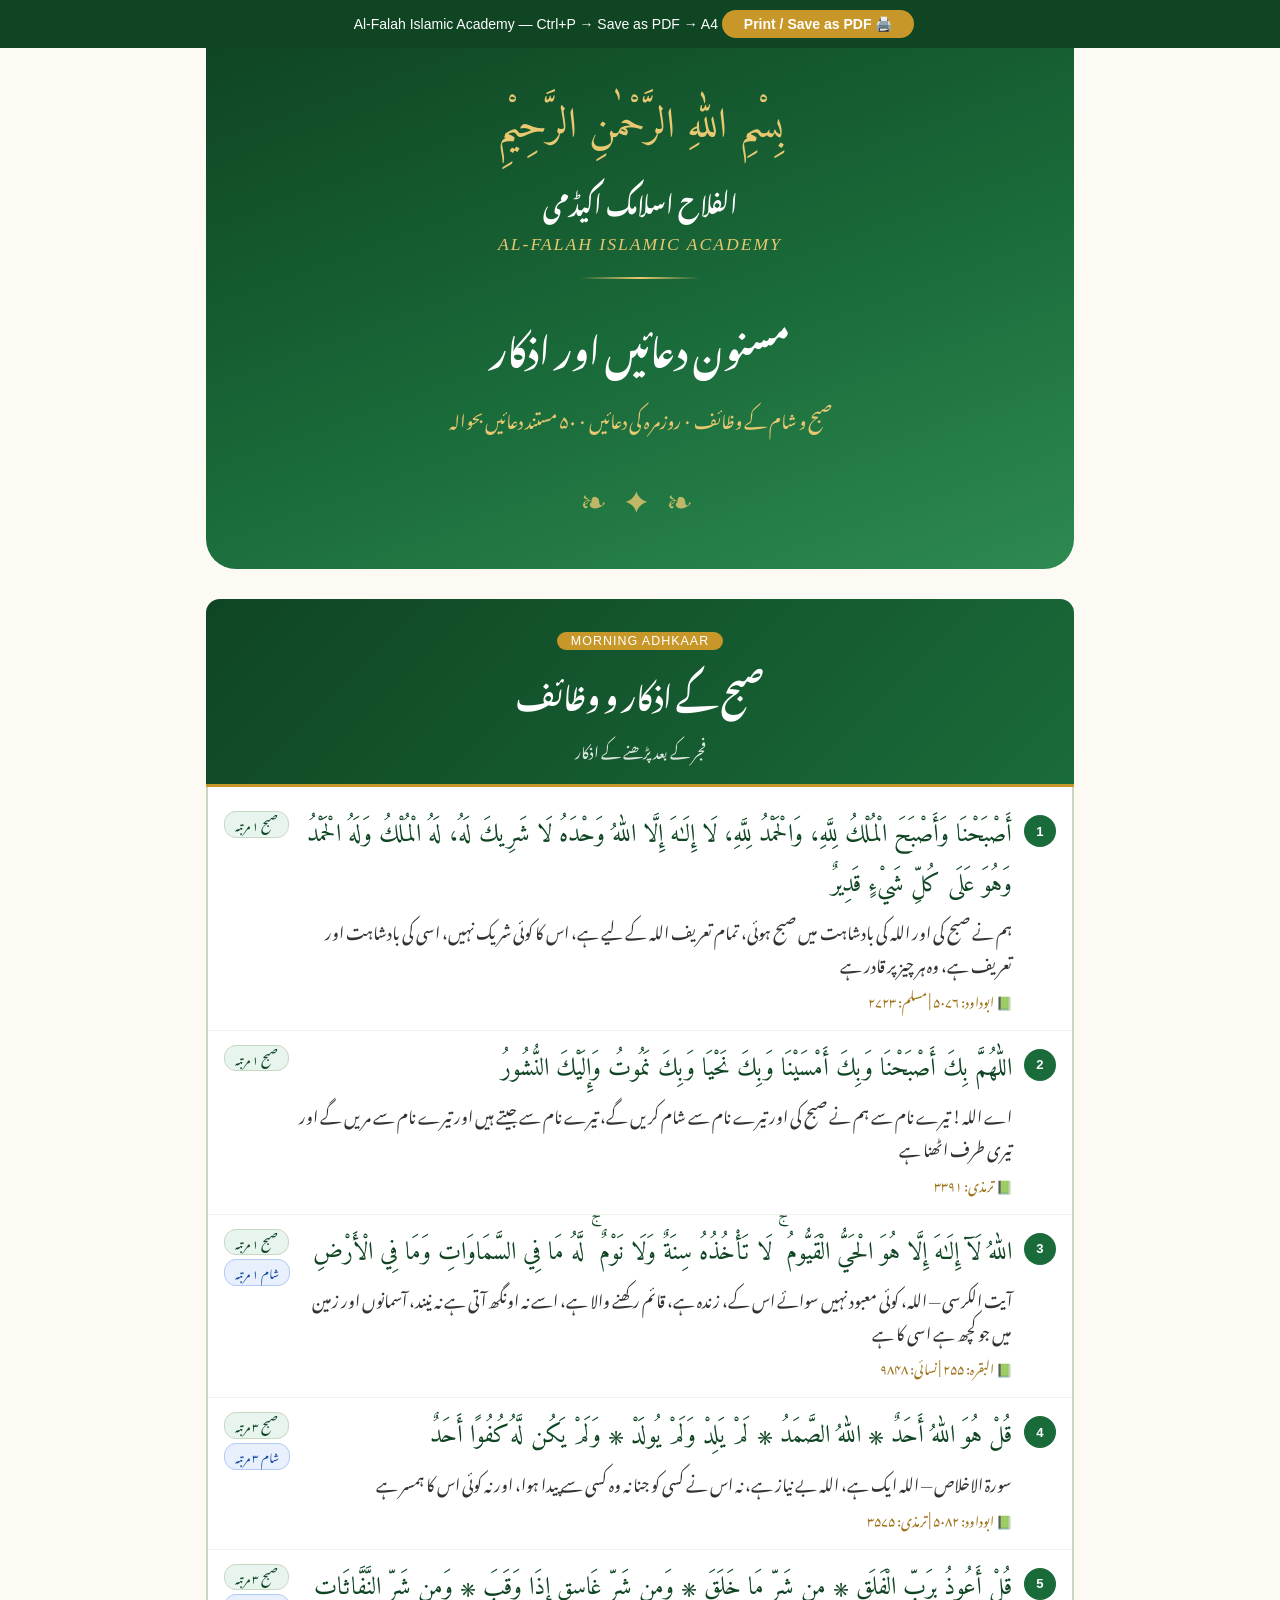
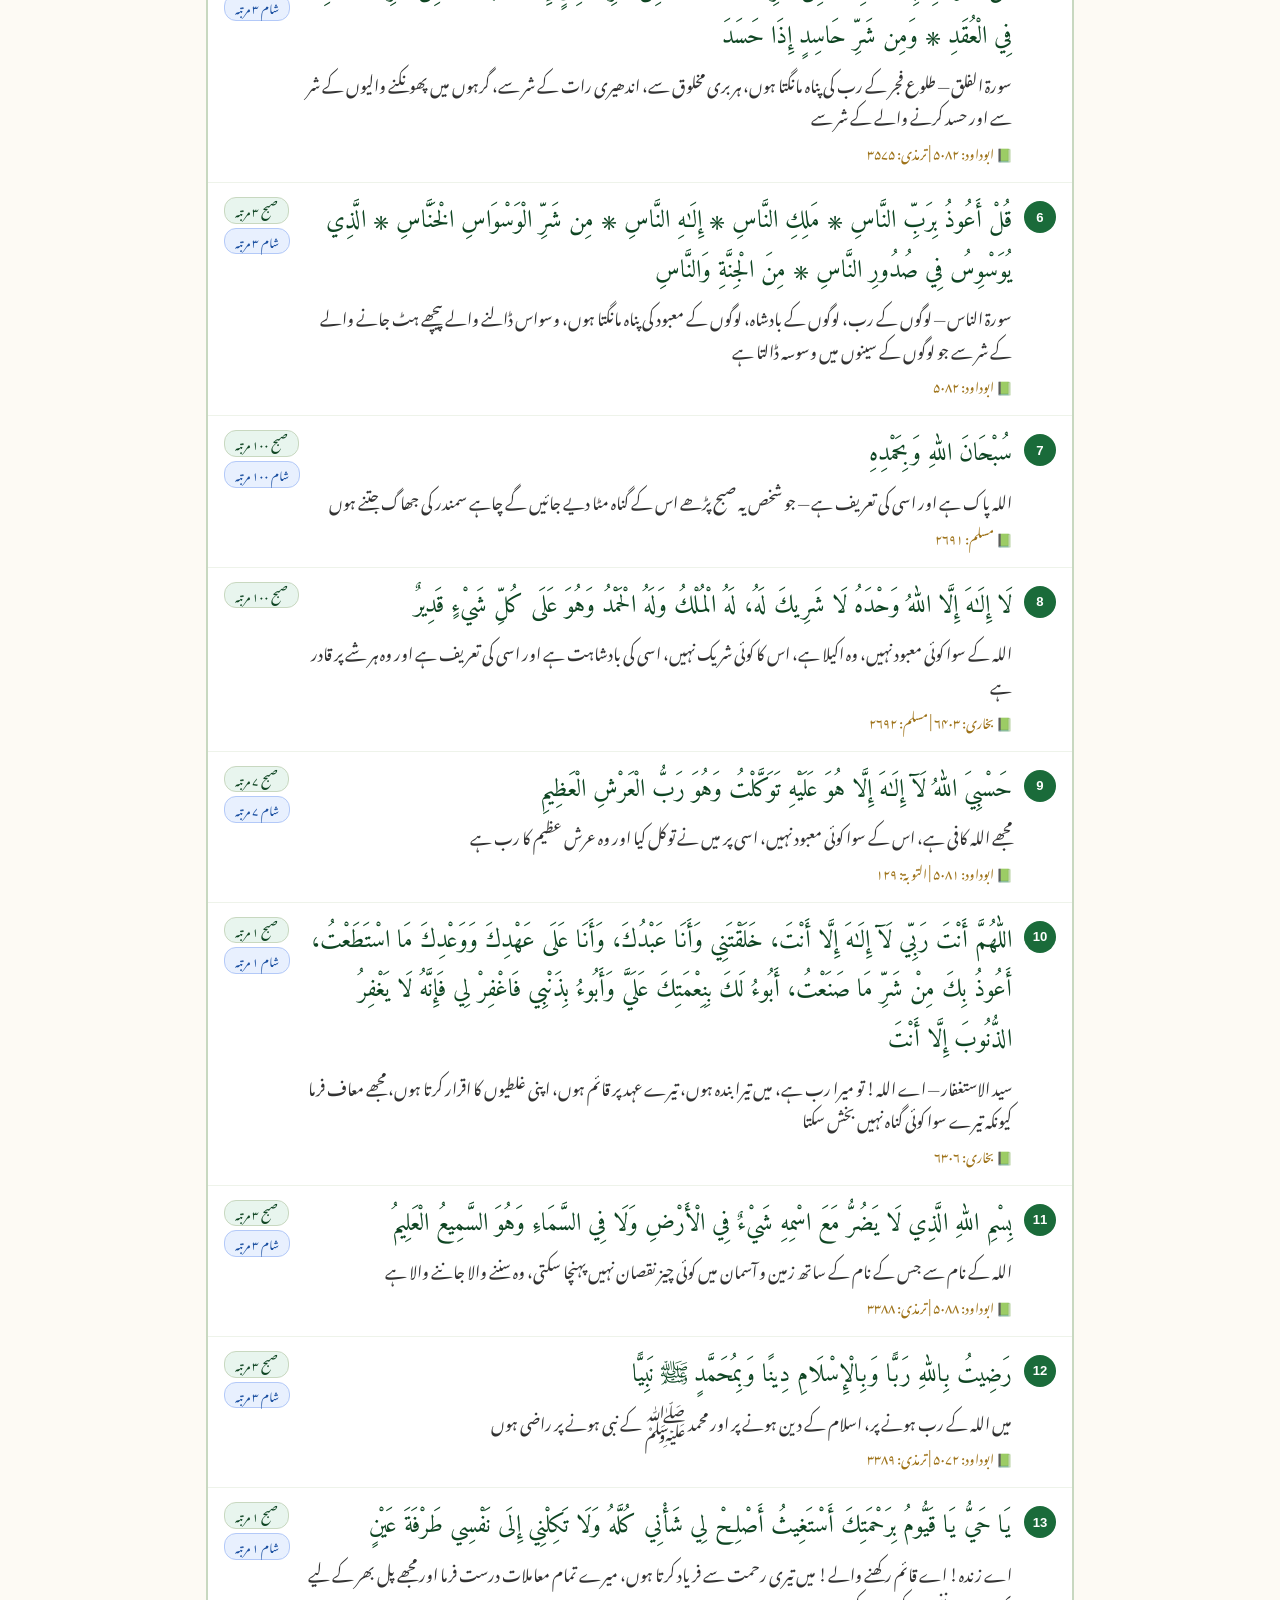
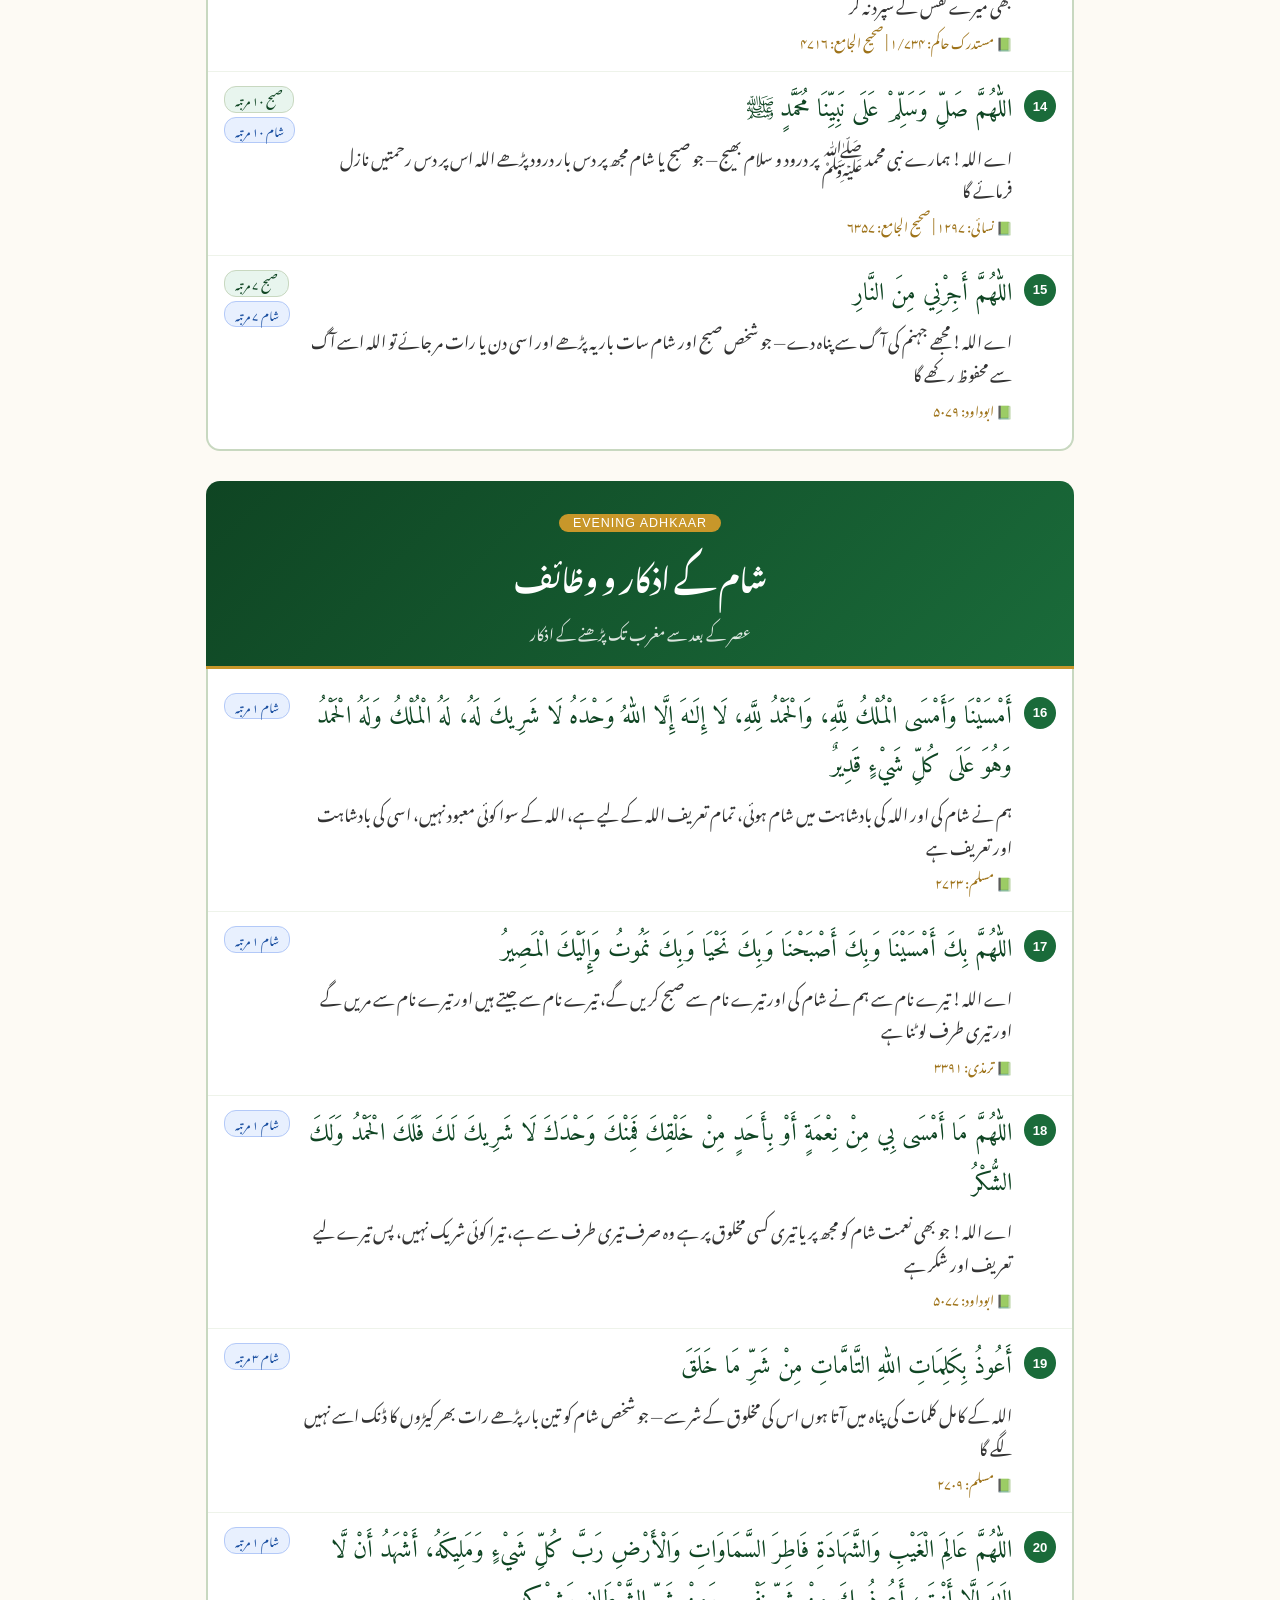
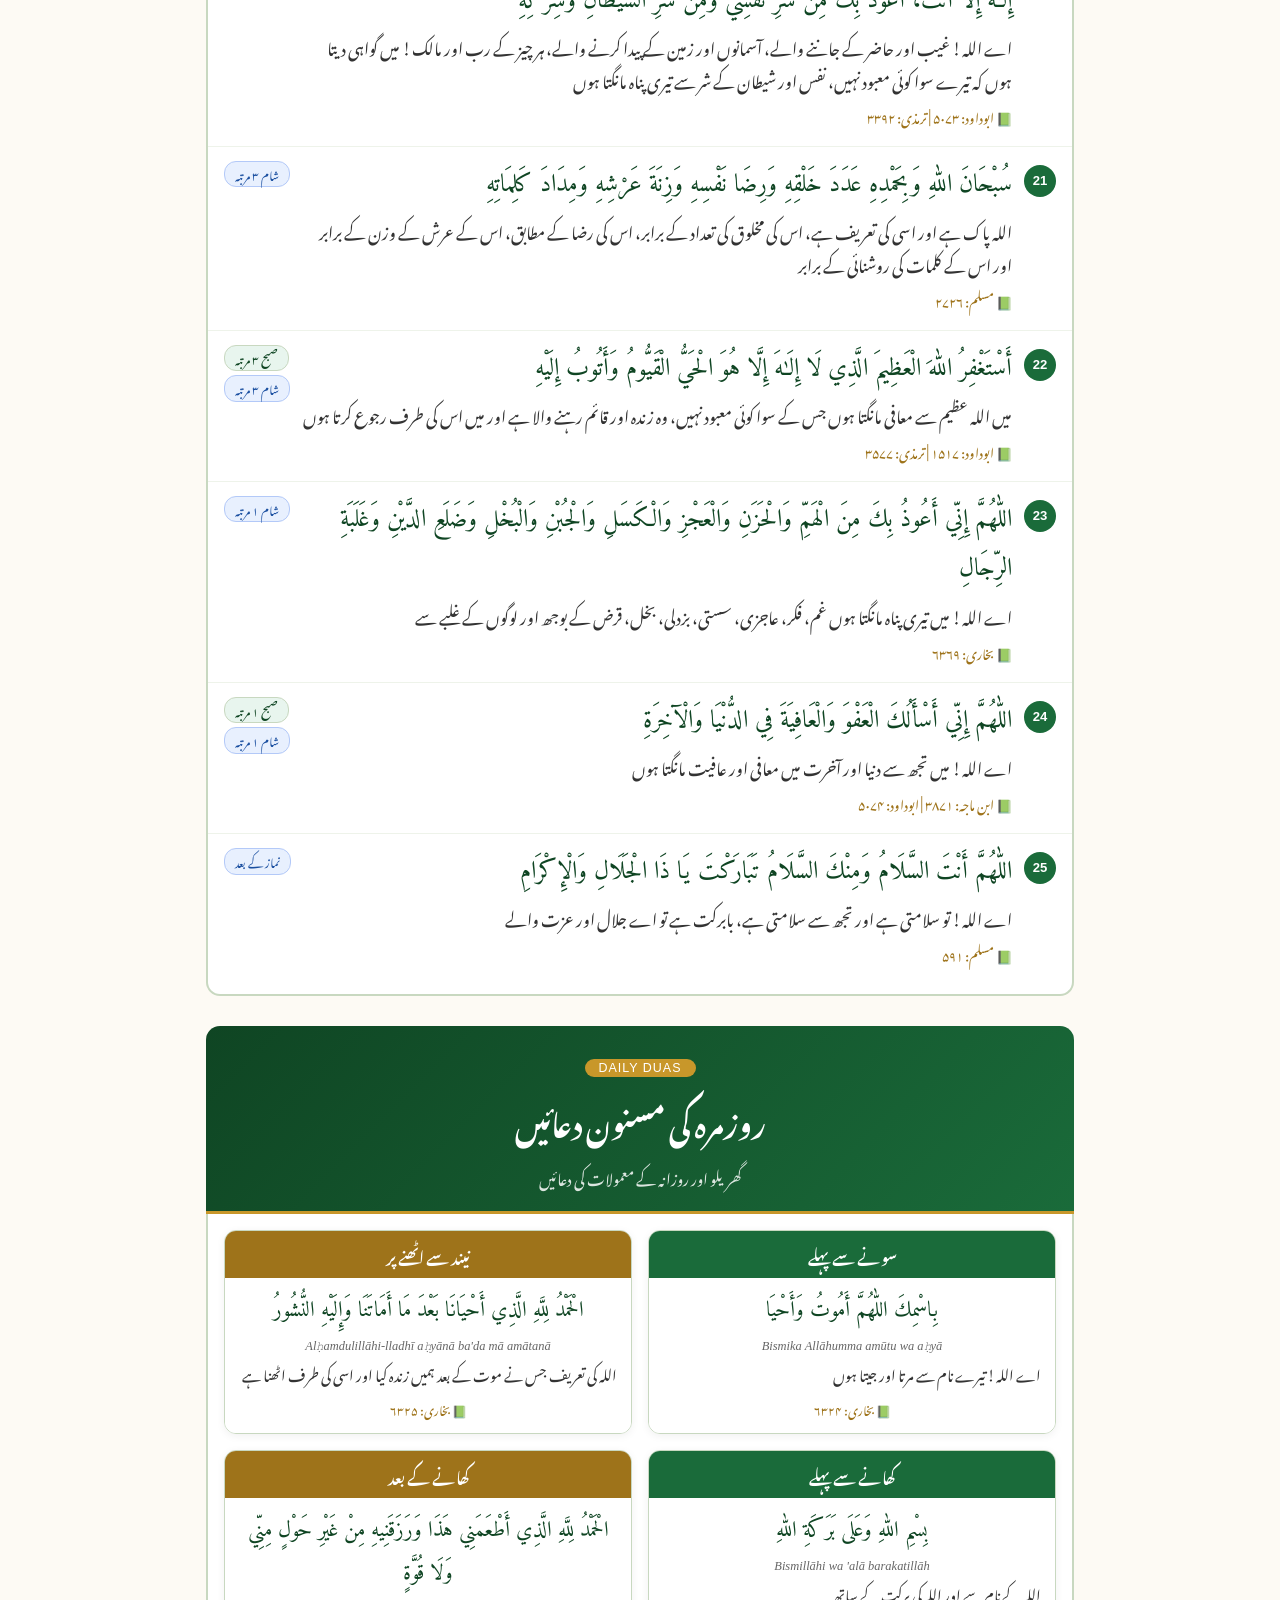
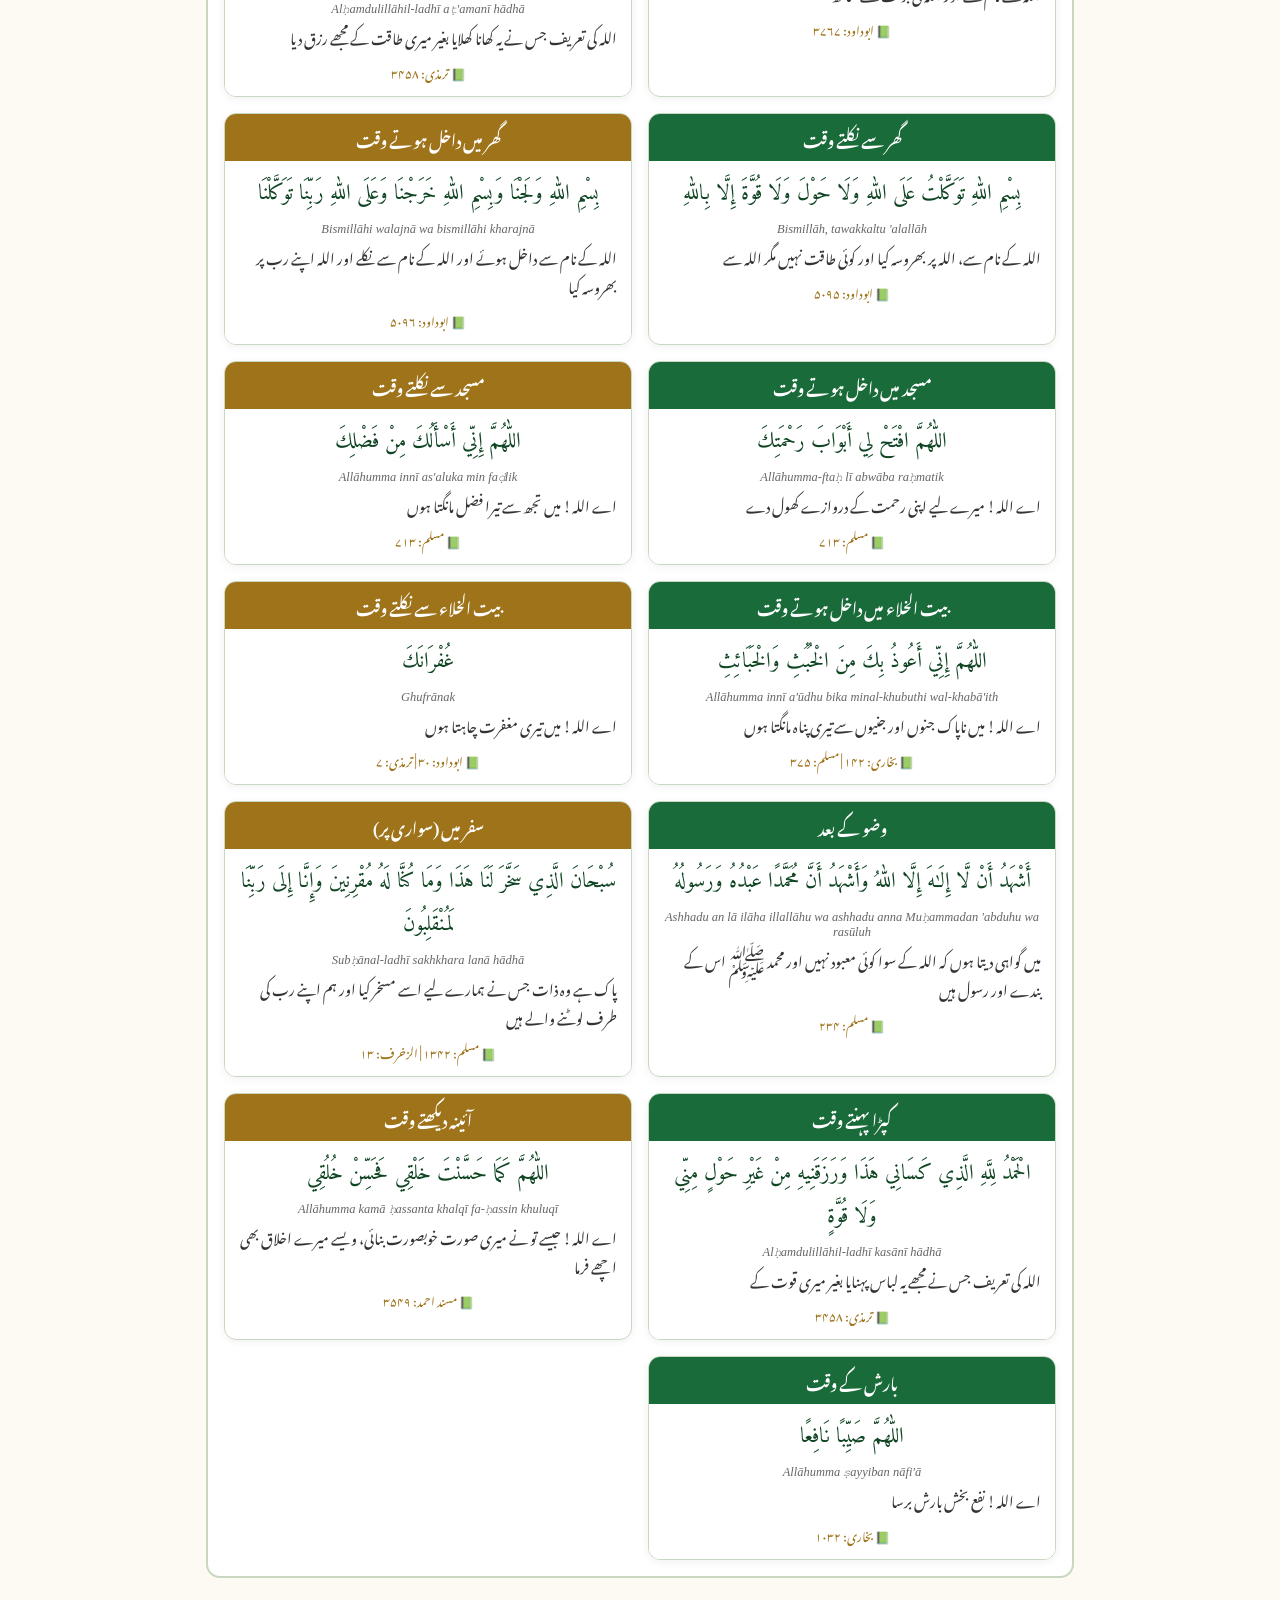
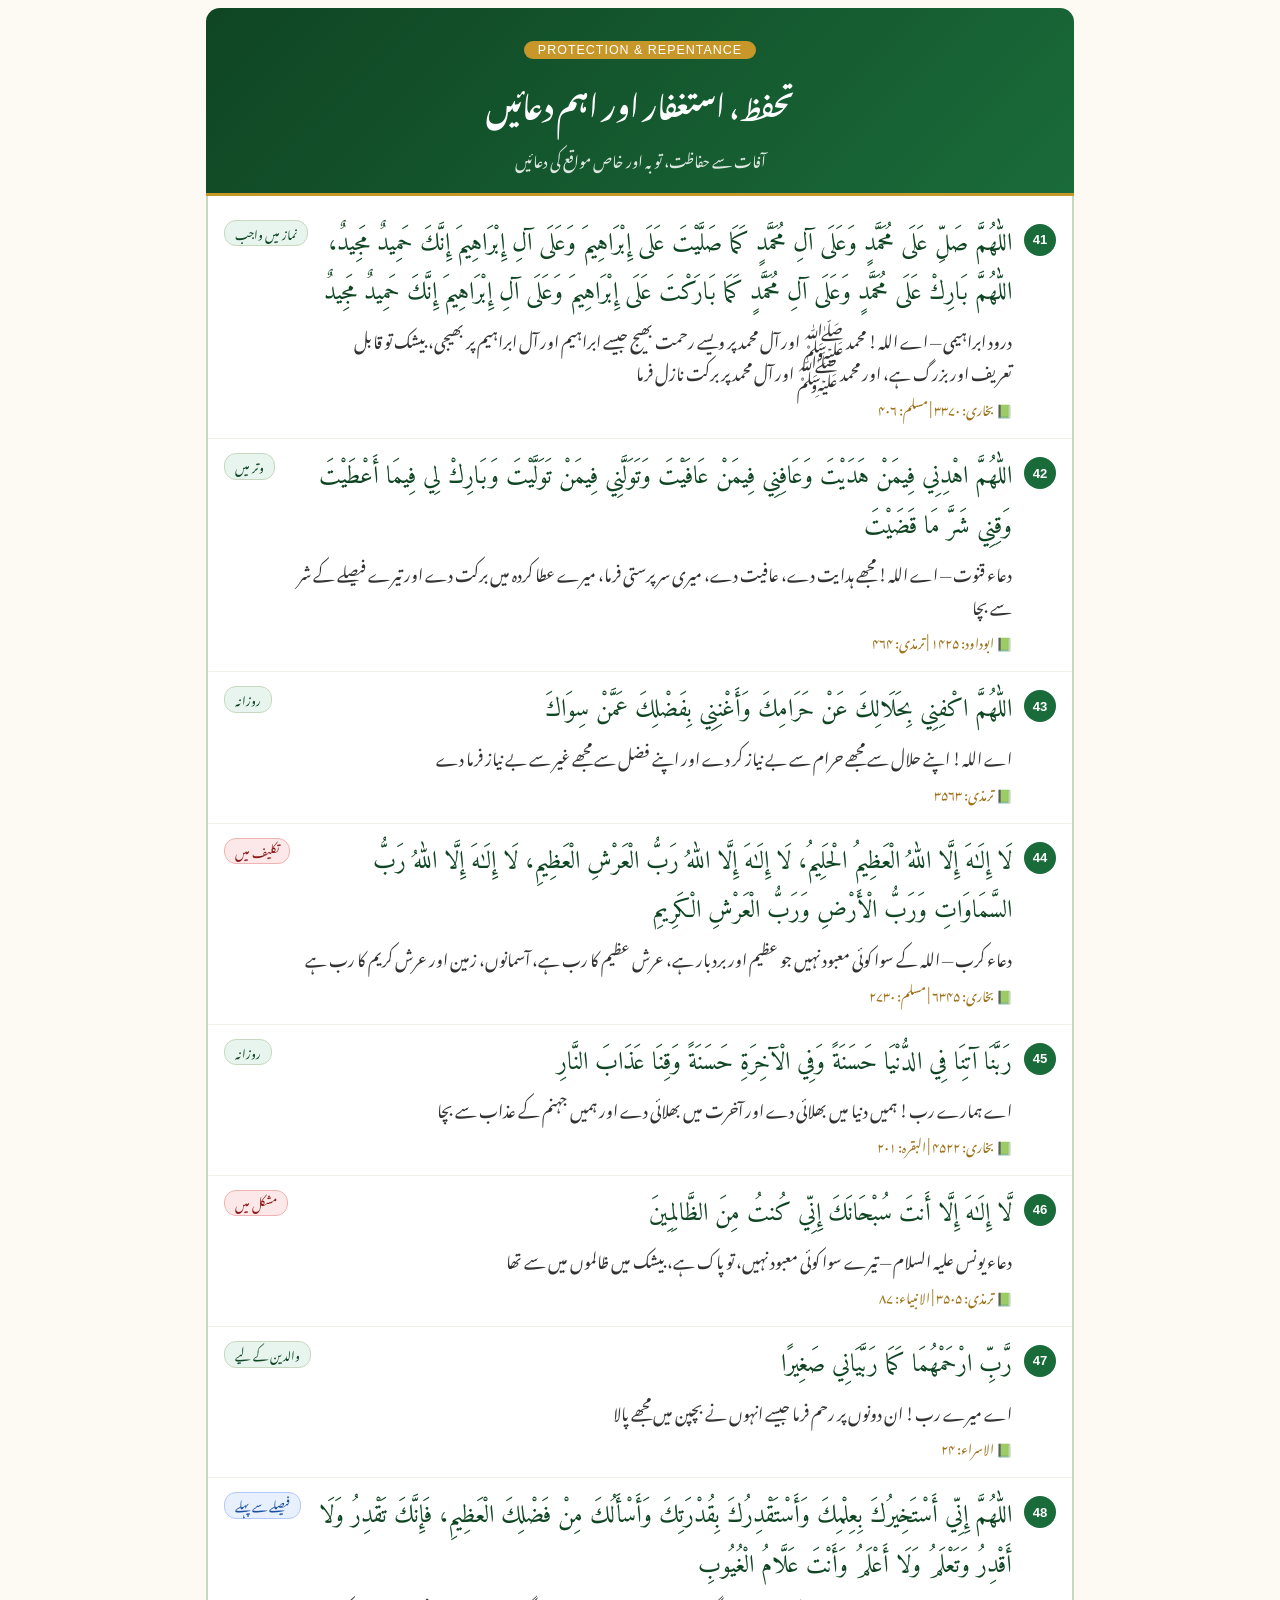
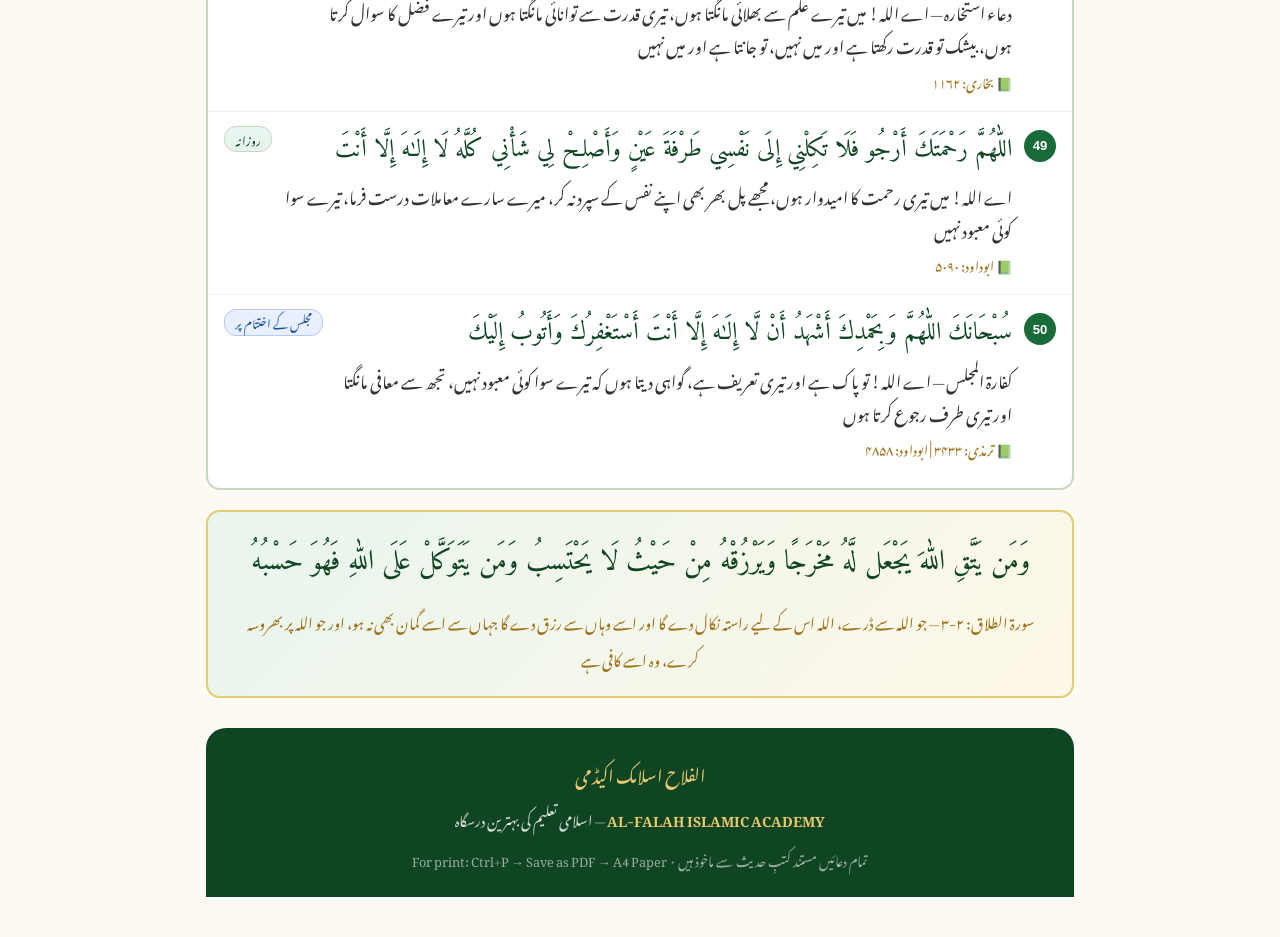
<file: noor-academy/Al-Falah-Duas-Azkar.html>
<!DOCTYPE html>
<html lang="ur" dir="rtl">
<head>
<meta charset="UTF-8">
<meta name="viewport" content="width=device-width, initial-scale=1.0">
<title>Al-Falah Islamic Academy — مسنون دعائیں اور اذکار</title>
<link rel="preconnect" href="https://fonts.googleapis.com">
<link rel="preconnect" href="https://fonts.gstatic.com" crossorigin>
<link href="https://fonts.googleapis.com/css2?family=Amiri:ital,wght@0,400;0,700;1,400&family=Noto+Nastaliq+Urdu:wght@400;500;600;700&family=Scheherazade+New:wght@400;700&display=swap" rel="stylesheet">
<style>
  :root {
    --green: #1a6b3a;
    --green-dark: #0f4523;
    --green-mid: #2d8a50;
    --green-light: #e8f5ee;
    --gold: #c8972a;
    --gold-dark: #9e731a;
    --gold-light: #fef8e8;
    --gold-border: #e8c870;
    --cream: #fdfaf4;
    --text: #1a1a1a;
    --border: #c8d8c0;
  }
  * { margin: 0; padding: 0; box-sizing: border-box; }
  body { background: var(--cream); font-family: 'Noto Nastaliq Urdu', serif; color: var(--text); direction: rtl; }
  .f-ar { font-family: 'Amiri', 'Scheherazade New', serif; direction: rtl; }
  .f-ur { font-family: 'Noto Nastaliq Urdu', serif; direction: rtl; }

  .print-bar { background: var(--green-dark); color: #fff; text-align: center; padding: 10px; position: sticky; top: 0; z-index: 999; font-family: Arial, sans-serif; font-size: 14px; }
  .print-bar button { background: var(--gold); color: #fff; border: none; padding: 6px 22px; border-radius: 20px; font-size: 14px; cursor: pointer; margin-right: 12px; font-weight: bold; }
  @media print { .print-bar { display: none; } }

  .page { max-width: 900px; margin: 0 auto; padding: 0 16px 40px; }

  .cover { background: linear-gradient(160deg, var(--green-dark) 0%, var(--green) 55%, var(--green-mid) 100%); color: #fff; text-align: center; padding: 50px 30px 40px; border-radius: 0 0 30px 30px; margin-bottom: 28px; }
  .cover-bismillah { font-family: 'Amiri', serif; font-size: 2.6rem; color: var(--gold-border); margin-bottom: 14px; line-height: 1.4; }
  .cover-academy { font-size: 1.5rem; font-weight: 700; color: #fff; margin-bottom: 4px; }
  .cover-academy-en { font-family: 'Georgia', serif; font-size: 1.1rem; color: var(--gold-border); letter-spacing: 2px; margin-bottom: 22px; direction: ltr; font-style: italic; }
  .cover-divider { width: 120px; height: 2px; background: linear-gradient(to right, transparent, var(--gold-border), transparent); margin: 0 auto 22px; }
  .cover-title { font-size: 2.2rem; color: #fff; font-weight: 700; margin-bottom: 6px; }
  .cover-subtitle { font-size: 1.1rem; color: var(--gold-border); }
  .cover-ornament { font-size: 1.8rem; color: var(--gold-border); margin-top: 18px; letter-spacing: 8px; opacity: .8; }

  .section-header { background: linear-gradient(135deg, var(--green-dark), var(--green)); color: #fff; text-align: center; padding: 16px 24px; border-radius: 14px 14px 0 0; margin-top: 30px; border-bottom: 3px solid var(--gold); }
  .section-header .sh-label { font-size: .78rem; background: var(--gold); color: #fff; padding: 2px 14px; border-radius: 20px; display: inline-block; margin-bottom: 6px; font-family: Arial, sans-serif; letter-spacing: 1px; }
  .section-header h2 { font-size: 1.8rem; font-weight: 700; margin-bottom: 2px; }
  .section-header p { font-size: .95rem; opacity: .85; }

  .dhikr-section { background: #fff; border: 2px solid var(--border); border-top: none; border-radius: 0 0 14px 14px; padding: 10px 0; margin-bottom: 8px; }
  .dhikr-item { display: grid; grid-template-columns: auto 1fr auto; align-items: start; gap: 0; padding: 14px 16px; border-bottom: 1px solid #eef3ea; }
  .dhikr-item:last-child { border-bottom: none; }
  .dhikr-item:hover { background: var(--green-light); }
  .dhikr-num { width: 32px; height: 32px; background: var(--green); color: #fff; border-radius: 50%; display: flex; align-items: center; justify-content: center; font-size: .82rem; font-family: Arial, sans-serif; font-weight: bold; flex-shrink: 0; margin-left: 12px; margin-top: 4px; }
  .dhikr-body { flex: 1; }
  .dhikr-arabic { font-family: 'Amiri', serif; font-size: 1.55rem; line-height: 2; color: var(--green-dark); text-align: right; margin-bottom: 4px; }
  .dhikr-urdu { font-family: 'Noto Nastaliq Urdu', serif; font-size: 1.02rem; color: #333; line-height: 2; text-align: right; margin-bottom: 3px; }
  .dhikr-ref { font-family: 'Noto Nastaliq Urdu', serif; font-size: .82rem; color: var(--gold-dark); }
  .dhikr-badge { display: flex; flex-direction: column; gap: 4px; flex-shrink: 0; margin-right: 10px; align-items: flex-end; }
  .badge { font-size: .73rem; padding: 3px 10px; border-radius: 12px; font-family: 'Noto Nastaliq Urdu', serif; white-space: nowrap; line-height: 1.6; }
  .badge-green { background: var(--green-light); color: var(--green-dark); border: 1px solid var(--border); }
  .badge-gold  { background: var(--gold-light); color: var(--gold-dark); border: 1px solid var(--gold-border); }
  .badge-blue  { background: #e8f0fe; color: #1a4fa0; border: 1px solid #b3c9f8; }
  .badge-red   { background: #fce8e8; color: #8b1a1a; border: 1px solid #f0b3b3; }

  .dua-grid { display: grid; grid-template-columns: 1fr 1fr; gap: 16px; padding: 16px; background: #fff; border: 2px solid var(--border); border-top: none; border-radius: 0 0 14px 14px; margin-bottom: 8px; }
  @media (max-width: 600px) { .dua-grid { grid-template-columns: 1fr; } }
  .dua-card { border-radius: 12px; overflow: hidden; border: 1.5px solid var(--border); box-shadow: 0 2px 8px rgba(0,0,0,.06); }
  .dua-card-top { padding: 10px 14px 8px; background: var(--green); color: #fff; text-align: center; }
  .dua-card-top.gold-top { background: var(--gold-dark); }
  .dua-title-ur { font-size: 1rem; font-weight: 600; line-height: 1.8; }
  .dua-body { padding: 12px 14px 10px; background: #fff; }
  .dua-arabic { font-family: 'Amiri', serif; font-size: 1.35rem; line-height: 2; color: var(--green-dark); text-align: center; margin-bottom: 6px; }
  .dua-translit { font-family: Georgia, serif; font-size: .78rem; color: #666; text-align: center; font-style: italic; direction: ltr; margin-bottom: 5px; }
  .dua-urdu { font-size: .9rem; color: #333; text-align: right; line-height: 2; margin-bottom: 5px; }
  .dua-ref-small { font-size: .75rem; color: var(--gold-dark); text-align: center; }

  .ayat-box { background: linear-gradient(135deg, var(--green-light), var(--gold-light)); border: 2px solid var(--gold-border); border-radius: 14px; padding: 20px 24px; text-align: center; margin: 20px 0; }
  .ayat-box .big-ar { font-family: 'Amiri', serif; font-size: 1.75rem; line-height: 2.2; color: var(--green-dark); margin-bottom: 8px; }
  .ayat-box .ayat-note { font-size: .92rem; color: var(--gold-dark); }

  .footer { background: var(--green-dark); color: rgba(255,255,255,.8); text-align: center; padding: 22px; border-radius: 20px 20px 0 0; margin-top: 30px; font-size: .88rem; }
  .footer strong { color: var(--gold-border); }

  @media print { body { background: #fff; } .page { padding: 0; } .dhikr-item:hover { background: #fff; } }
</style>
</head>
<body>

<div class="print-bar">
  <button onclick="window.print()">🖨️ Print / Save as PDF</button>
  <span style="font-family:Arial">Al-Falah Islamic Academy — Ctrl+P → Save as PDF → A4</span>
</div>

<div class="page">

<!-- COVER -->
<div class="cover">
  <div class="cover-bismillah">بِسْمِ اللهِ الرَّحْمٰنِ الرَّحِيْمِ</div>
  <div class="cover-academy">الفلاح اسلامک اکیڈمی</div>
  <div class="cover-academy-en">AL-FALAH ISLAMIC ACADEMY</div>
  <div class="cover-divider"></div>
  <div class="cover-title">مسنون دعائیں اور اذکار</div>
  <div class="cover-subtitle">صبح و شام کے وظائف &nbsp;·&nbsp; روزمرہ کی دعائیں &nbsp;·&nbsp; ۵۰ مستند دعائیں بحوالہ</div>
  <div class="cover-ornament">❧ ✦ ❧</div>
</div>

<!-- صبح کے اذکار -->
<div class="section-header">
  <div class="sh-label">MORNING ADHKAAR</div>
  <h2>صبح کے اذکار و وظائف</h2>
  <p>فجر کے بعد پڑھنے کے اذکار</p>
</div>
<div class="dhikr-section">

  <div class="dhikr-item">
    <div class="dhikr-num">1</div>
    <div class="dhikr-body">
      <div class="dhikr-arabic">أَصْبَحْنَا وَأَصْبَحَ الْمُلْكُ لِلَّهِ، وَالْحَمْدُ لِلَّهِ، لَا إِلَـٰهَ إِلَّا اللهُ وَحْدَهُ لَا شَرِيكَ لَهُ، لَهُ الْمُلْكُ وَلَهُ الْحَمْدُ وَهُوَ عَلَى كُلِّ شَيْءٍ قَدِيرٌ</div>
      <div class="dhikr-urdu">ہم نے صبح کی اور اللہ کی بادشاہت میں صبح ہوئی، تمام تعریف اللہ کے لیے ہے، اس کا کوئی شریک نہیں، اسی کی بادشاہت اور تعریف ہے، وہ ہر چیز پر قادر ہے</div>
      <div class="dhikr-ref">📗 ابوداود: ۵۰۷۶ | مسلم: ۲۷۲۳</div>
    </div>
    <div class="dhikr-badge"><span class="badge badge-green">صبح ۱ مرتبہ</span></div>
  </div>

  <div class="dhikr-item">
    <div class="dhikr-num">2</div>
    <div class="dhikr-body">
      <div class="dhikr-arabic">اللّٰهُمَّ بِكَ أَصْبَحْنَا وَبِكَ أَمْسَيْنَا وَبِكَ نَحْيَا وَبِكَ نَمُوتُ وَإِلَيْكَ النُّشُورُ</div>
      <div class="dhikr-urdu">اے اللہ! تیرے نام سے ہم نے صبح کی اور تیرے نام سے شام کریں گے، تیرے نام سے جیتے ہیں اور تیرے نام سے مریں گے اور تیری طرف اٹھنا ہے</div>
      <div class="dhikr-ref">📗 ترمذی: ۳۳۹۱</div>
    </div>
    <div class="dhikr-badge"><span class="badge badge-green">صبح ۱ مرتبہ</span></div>
  </div>

  <div class="dhikr-item">
    <div class="dhikr-num">3</div>
    <div class="dhikr-body">
      <div class="dhikr-arabic">اللهُ لَآ إِلَـٰهَ إِلَّا هُوَ الْحَيُّ الْقَيُّومُ ۚ لَا تَأْخُذُهُ سِنَةٌ وَلَا نَوْمٌ ۚ لَّهُ مَا فِي السَّمَاوَاتِ وَمَا فِي الْأَرْضِ</div>
      <div class="dhikr-urdu">آیت الکرسی — اللہ، کوئی معبود نہیں سوائے اس کے، زندہ ہے، قائم رکھنے والا ہے، اسے نہ اونگھ آتی ہے نہ نیند، آسمانوں اور زمین میں جو کچھ ہے اسی کا ہے</div>
      <div class="dhikr-ref">📗 البقرہ: ۲۵۵ | نسائی: ۹۸۴۸</div>
    </div>
    <div class="dhikr-badge"><span class="badge badge-green">صبح ۱ مرتبہ</span><span class="badge badge-blue">شام ۱ مرتبہ</span></div>
  </div>

  <div class="dhikr-item">
    <div class="dhikr-num">4</div>
    <div class="dhikr-body">
      <div class="dhikr-arabic">قُلْ هُوَ اللهُ أَحَدٌ ۞ اللهُ الصَّمَدُ ۞ لَمْ يَلِدْ وَلَمْ يُولَدْ ۞ وَلَمْ يَكُن لَّهُ كُفُوًا أَحَدٌ</div>
      <div class="dhikr-urdu">سورۃ الاخلاص — اللہ ایک ہے، اللہ بے نیاز ہے، نہ اس نے کسی کو جنا نہ وہ کسی سے پیدا ہوا، اور نہ کوئی اس کا ہمسر ہے</div>
      <div class="dhikr-ref">📗 ابوداود: ۵۰۸۲ | ترمذی: ۳۵۷۵</div>
    </div>
    <div class="dhikr-badge"><span class="badge badge-green">صبح ۳ مرتبہ</span><span class="badge badge-blue">شام ۳ مرتبہ</span></div>
  </div>

  <div class="dhikr-item">
    <div class="dhikr-num">5</div>
    <div class="dhikr-body">
      <div class="dhikr-arabic">قُلْ أَعُوذُ بِرَبِّ الْفَلَقِ ۞ مِن شَرِّ مَا خَلَقَ ۞ وَمِن شَرِّ غَاسِقٍ إِذَا وَقَبَ ۞ وَمِن شَرِّ النَّفَّاثَاتِ فِي الْعُقَدِ ۞ وَمِن شَرِّ حَاسِدٍ إِذَا حَسَدَ</div>
      <div class="dhikr-urdu">سورۃ الفلق — طلوع فجر کے رب کی پناہ مانگتا ہوں، ہر بری مخلوق سے، اندھیری رات کے شر سے، گرہوں میں پھونکنے والیوں کے شر سے اور حسد کرنے والے کے شر سے</div>
      <div class="dhikr-ref">📗 ابوداود: ۵۰۸۲ | ترمذی: ۳۵۷۵</div>
    </div>
    <div class="dhikr-badge"><span class="badge badge-green">صبح ۳ مرتبہ</span><span class="badge badge-blue">شام ۳ مرتبہ</span></div>
  </div>

  <div class="dhikr-item">
    <div class="dhikr-num">6</div>
    <div class="dhikr-body">
      <div class="dhikr-arabic">قُلْ أَعُوذُ بِرَبِّ النَّاسِ ۞ مَلِكِ النَّاسِ ۞ إِلَـٰهِ النَّاسِ ۞ مِن شَرِّ الْوَسْوَاسِ الْخَنَّاسِ ۞ الَّذِي يُوَسْوِسُ فِي صُدُورِ النَّاسِ ۞ مِنَ الْجِنَّةِ وَالنَّاسِ</div>
      <div class="dhikr-urdu">سورۃ الناس — لوگوں کے رب، لوگوں کے بادشاہ، لوگوں کے معبود کی پناہ مانگتا ہوں، وسواس ڈالنے والے پیچھے ہٹ جانے والے کے شر سے جو لوگوں کے سینوں میں وسوسہ ڈالتا ہے</div>
      <div class="dhikr-ref">📗 ابوداود: ۵۰۸۲</div>
    </div>
    <div class="dhikr-badge"><span class="badge badge-green">صبح ۳ مرتبہ</span><span class="badge badge-blue">شام ۳ مرتبہ</span></div>
  </div>

  <div class="dhikr-item">
    <div class="dhikr-num">7</div>
    <div class="dhikr-body">
      <div class="dhikr-arabic">سُبْحَانَ اللهِ وَبِحَمْدِهِ</div>
      <div class="dhikr-urdu">اللہ پاک ہے اور اسی کی تعریف ہے — جو شخص یہ صبح پڑھے اس کے گناہ مٹا دیے جائیں گے چاہے سمندر کی جھاگ جتنے ہوں</div>
      <div class="dhikr-ref">📗 مسلم: ۲۶۹۱</div>
    </div>
    <div class="dhikr-badge"><span class="badge badge-green">صبح ۱۰۰ مرتبہ</span><span class="badge badge-blue">شام ۱۰۰ مرتبہ</span></div>
  </div>

  <div class="dhikr-item">
    <div class="dhikr-num">8</div>
    <div class="dhikr-body">
      <div class="dhikr-arabic">لَا إِلَـٰهَ إِلَّا اللهُ وَحْدَهُ لَا شَرِيكَ لَهُ، لَهُ الْمُلْكُ وَلَهُ الْحَمْدُ وَهُوَ عَلَى كُلِّ شَيْءٍ قَدِيرٌ</div>
      <div class="dhikr-urdu">اللہ کے سوا کوئی معبود نہیں، وہ اکیلا ہے، اس کا کوئی شریک نہیں، اسی کی بادشاہت ہے اور اسی کی تعریف ہے اور وہ ہر شے پر قادر ہے</div>
      <div class="dhikr-ref">📗 بخاری: ۶۴۰۳ | مسلم: ۲۶۹۲</div>
    </div>
    <div class="dhikr-badge"><span class="badge badge-green">صبح ۱۰۰ مرتبہ</span></div>
  </div>

  <div class="dhikr-item">
    <div class="dhikr-num">9</div>
    <div class="dhikr-body">
      <div class="dhikr-arabic">حَسْبِيَ اللهُ لَآ إِلَـٰهَ إِلَّا هُوَ عَلَيْهِ تَوَكَّلْتُ وَهُوَ رَبُّ الْعَرْشِ الْعَظِيمِ</div>
      <div class="dhikr-urdu">مجھے اللہ کافی ہے، اس کے سوا کوئی معبود نہیں، اسی پر میں نے توکل کیا اور وہ عرش عظیم کا رب ہے</div>
      <div class="dhikr-ref">📗 ابوداود: ۵۰۸۱ | التوبۃ: ۱۲۹</div>
    </div>
    <div class="dhikr-badge"><span class="badge badge-green">صبح ۷ مرتبہ</span><span class="badge badge-blue">شام ۷ مرتبہ</span></div>
  </div>

  <div class="dhikr-item">
    <div class="dhikr-num">10</div>
    <div class="dhikr-body">
      <div class="dhikr-arabic">اللّٰهُمَّ أَنْتَ رَبِّي لَآ إِلَـٰهَ إِلَّا أَنْتَ، خَلَقْتَنِي وَأَنَا عَبْدُكَ، وَأَنَا عَلَى عَهْدِكَ وَوَعْدِكَ مَا اسْتَطَعْتُ، أَعُوذُ بِكَ مِنْ شَرِّ مَا صَنَعْتُ، أَبُوءُ لَكَ بِنِعْمَتِكَ عَلَيَّ وَأَبُوءُ بِذَنْبِي فَاغْفِرْ لِي فَإِنَّهُ لَا يَغْفِرُ الذُّنُوبَ إِلَّا أَنْتَ</div>
      <div class="dhikr-urdu">سید الاستغفار — اے اللہ! تو میرا رب ہے، میں تیرا بندہ ہوں، تیرے عہد پر قائم ہوں، اپنی غلطیوں کا اقرار کرتا ہوں، مجھے معاف فرما کیونکہ تیرے سوا کوئی گناہ نہیں بخش سکتا</div>
      <div class="dhikr-ref">📗 بخاری: ۶۳۰۶</div>
    </div>
    <div class="dhikr-badge"><span class="badge badge-green">صبح ۱ مرتبہ</span><span class="badge badge-blue">شام ۱ مرتبہ</span></div>
  </div>

  <div class="dhikr-item">
    <div class="dhikr-num">11</div>
    <div class="dhikr-body">
      <div class="dhikr-arabic">بِسْمِ اللهِ الَّذِي لَا يَضُرُّ مَعَ اسْمِهِ شَيْءٌ فِي الْأَرْضِ وَلَا فِي السَّمَاءِ وَهُوَ السَّمِيعُ الْعَلِيمُ</div>
      <div class="dhikr-urdu">اللہ کے نام سے جس کے نام کے ساتھ زمین و آسمان میں کوئی چیز نقصان نہیں پہنچا سکتی، وہ سننے والا جاننے والا ہے</div>
      <div class="dhikr-ref">📗 ابوداود: ۵۰۸۸ | ترمذی: ۳۳۸۸</div>
    </div>
    <div class="dhikr-badge"><span class="badge badge-green">صبح ۳ مرتبہ</span><span class="badge badge-blue">شام ۳ مرتبہ</span></div>
  </div>

  <div class="dhikr-item">
    <div class="dhikr-num">12</div>
    <div class="dhikr-body">
      <div class="dhikr-arabic">رَضِيتُ بِاللهِ رَبًّا وَبِالْإِسْلَامِ دِينًا وَبِمُحَمَّدٍ ﷺ نَبِيًّا</div>
      <div class="dhikr-urdu">میں اللہ کے رب ہونے پر، اسلام کے دین ہونے پر اور محمد ﷺ کے نبی ہونے پر راضی ہوں</div>
      <div class="dhikr-ref">📗 ابوداود: ۵۰۷۲ | ترمذی: ۳۳۸۹</div>
    </div>
    <div class="dhikr-badge"><span class="badge badge-green">صبح ۳ مرتبہ</span><span class="badge badge-blue">شام ۳ مرتبہ</span></div>
  </div>

  <div class="dhikr-item">
    <div class="dhikr-num">13</div>
    <div class="dhikr-body">
      <div class="dhikr-arabic">يَا حَيُّ يَا قَيُّومُ بِرَحْمَتِكَ أَسْتَغِيثُ أَصْلِحْ لِي شَأْنِي كُلَّهُ وَلَا تَكِلْنِي إِلَى نَفْسِي طَرْفَةَ عَيْنٍ</div>
      <div class="dhikr-urdu">اے زندہ! اے قائم رکھنے والے! میں تیری رحمت سے فریاد کرتا ہوں، میرے تمام معاملات درست فرما اور مجھے پل بھر کے لیے بھی میرے نفس کے سپرد نہ کر</div>
      <div class="dhikr-ref">📗 مستدرک حاکم: ۱/۷۳۴ | صحیح الجامع: ۴۷۱۶</div>
    </div>
    <div class="dhikr-badge"><span class="badge badge-green">صبح ۱ مرتبہ</span><span class="badge badge-blue">شام ۱ مرتبہ</span></div>
  </div>

  <div class="dhikr-item">
    <div class="dhikr-num">14</div>
    <div class="dhikr-body">
      <div class="dhikr-arabic">اللّٰهُمَّ صَلِّ وَسَلِّمْ عَلَى نَبِيِّنَا مُحَمَّدٍ ﷺ</div>
      <div class="dhikr-urdu">اے اللہ! ہمارے نبی محمد ﷺ پر درود و سلام بھیج — جو صبح یا شام مجھ پر دس بار درود پڑھے اللہ اس پر دس رحمتیں نازل فرمائے گا</div>
      <div class="dhikr-ref">📗 نسائی: ۱۲۹۷ | صحیح الجامع: ۶۳۵۷</div>
    </div>
    <div class="dhikr-badge"><span class="badge badge-green">صبح ۱۰ مرتبہ</span><span class="badge badge-blue">شام ۱۰ مرتبہ</span></div>
  </div>

  <div class="dhikr-item">
    <div class="dhikr-num">15</div>
    <div class="dhikr-body">
      <div class="dhikr-arabic">اللّٰهُمَّ أَجِرْنِي مِنَ النَّارِ</div>
      <div class="dhikr-urdu">اے اللہ! مجھے جہنم کی آگ سے پناہ دے — جو شخص صبح اور شام سات بار یہ پڑھے اور اسی دن یا رات مر جائے تو اللہ اسے آگ سے محفوظ رکھے گا</div>
      <div class="dhikr-ref">📗 ابوداود: ۵۰۷۹</div>
    </div>
    <div class="dhikr-badge"><span class="badge badge-green">صبح ۷ مرتبہ</span><span class="badge badge-blue">شام ۷ مرتبہ</span></div>
  </div>

</div>

<!-- شام کے اذکار -->
<div class="section-header">
  <div class="sh-label">EVENING ADHKAAR</div>
  <h2>شام کے اذکار و وظائف</h2>
  <p>عصر کے بعد سے مغرب تک پڑھنے کے اذکار</p>
</div>
<div class="dhikr-section">

  <div class="dhikr-item">
    <div class="dhikr-num">16</div>
    <div class="dhikr-body">
      <div class="dhikr-arabic">أَمْسَيْنَا وَأَمْسَى الْمُلْكُ لِلَّهِ، وَالْحَمْدُ لِلَّهِ، لَا إِلَـٰهَ إِلَّا اللهُ وَحْدَهُ لَا شَرِيكَ لَهُ، لَهُ الْمُلْكُ وَلَهُ الْحَمْدُ وَهُوَ عَلَى كُلِّ شَيْءٍ قَدِيرٌ</div>
      <div class="dhikr-urdu">ہم نے شام کی اور اللہ کی بادشاہت میں شام ہوئی، تمام تعریف اللہ کے لیے ہے، اللہ کے سوا کوئی معبود نہیں، اسی کی بادشاہت اور تعریف ہے</div>
      <div class="dhikr-ref">📗 مسلم: ۲۷۲۳</div>
    </div>
    <div class="dhikr-badge"><span class="badge badge-blue">شام ۱ مرتبہ</span></div>
  </div>

  <div class="dhikr-item">
    <div class="dhikr-num">17</div>
    <div class="dhikr-body">
      <div class="dhikr-arabic">اللّٰهُمَّ بِكَ أَمْسَيْنَا وَبِكَ أَصْبَحْنَا وَبِكَ نَحْيَا وَبِكَ نَمُوتُ وَإِلَيْكَ الْمَصِيرُ</div>
      <div class="dhikr-urdu">اے اللہ! تیرے نام سے ہم نے شام کی اور تیرے نام سے صبح کریں گے، تیرے نام سے جیتے ہیں اور تیرے نام سے مریں گے اور تیری طرف لوٹنا ہے</div>
      <div class="dhikr-ref">📗 ترمذی: ۳۳۹۱</div>
    </div>
    <div class="dhikr-badge"><span class="badge badge-blue">شام ۱ مرتبہ</span></div>
  </div>

  <div class="dhikr-item">
    <div class="dhikr-num">18</div>
    <div class="dhikr-body">
      <div class="dhikr-arabic">اللّٰهُمَّ مَا أَمْسَى بِي مِنْ نِعْمَةٍ أَوْ بِأَحَدٍ مِنْ خَلْقِكَ فَمِنْكَ وَحْدَكَ لَا شَرِيكَ لَكَ فَلَكَ الْحَمْدُ وَلَكَ الشُّكْرُ</div>
      <div class="dhikr-urdu">اے اللہ! جو بھی نعمت شام کو مجھ پر یا تیری کسی مخلوق پر ہے وہ صرف تیری طرف سے ہے، تیرا کوئی شریک نہیں، پس تیرے لیے تعریف اور شکر ہے</div>
      <div class="dhikr-ref">📗 ابوداود: ۵۰۷۷</div>
    </div>
    <div class="dhikr-badge"><span class="badge badge-blue">شام ۱ مرتبہ</span></div>
  </div>

  <div class="dhikr-item">
    <div class="dhikr-num">19</div>
    <div class="dhikr-body">
      <div class="dhikr-arabic">أَعُوذُ بِكَلِمَاتِ اللهِ التَّامَّاتِ مِنْ شَرِّ مَا خَلَقَ</div>
      <div class="dhikr-urdu">اللہ کے کامل کلمات کی پناہ میں آتا ہوں اس کی مخلوق کے شر سے — جو شخص شام کو تین بار پڑھے رات بھر کیڑوں کا ڈنک اسے نہیں لگے گا</div>
      <div class="dhikr-ref">📗 مسلم: ۲۷۰۹</div>
    </div>
    <div class="dhikr-badge"><span class="badge badge-blue">شام ۳ مرتبہ</span></div>
  </div>

  <div class="dhikr-item">
    <div class="dhikr-num">20</div>
    <div class="dhikr-body">
      <div class="dhikr-arabic">اللّٰهُمَّ عَالِمَ الْغَيْبِ وَالشَّهَادَةِ فَاطِرَ السَّمَاوَاتِ وَالْأَرْضِ رَبَّ كُلِّ شَيْءٍ وَمَلِيكَهُ، أَشْهَدُ أَنْ لَّا إِلَـٰهَ إِلَّا أَنْتَ، أَعُوذُ بِكَ مِنْ شَرِّ نَفْسِي وَمِنْ شَرِّ الشَّيْطَانِ وَشِرْكِهِ</div>
      <div class="dhikr-urdu">اے اللہ! غیب اور حاضر کے جاننے والے، آسمانوں اور زمین کے پیدا کرنے والے، ہر چیز کے رب اور مالک! میں گواہی دیتا ہوں کہ تیرے سوا کوئی معبود نہیں، نفس اور شیطان کے شر سے تیری پناہ مانگتا ہوں</div>
      <div class="dhikr-ref">📗 ابوداود: ۵۰۷۳ | ترمذی: ۳۳۹۲</div>
    </div>
    <div class="dhikr-badge"><span class="badge badge-blue">شام ۱ مرتبہ</span></div>
  </div>

  <div class="dhikr-item">
    <div class="dhikr-num">21</div>
    <div class="dhikr-body">
      <div class="dhikr-arabic">سُبْحَانَ اللهِ وَبِحَمْدِهِ عَدَدَ خَلْقِهِ وَرِضَا نَفْسِهِ وَزِنَةَ عَرْشِهِ وَمِدَادَ كَلِمَاتِهِ</div>
      <div class="dhikr-urdu">اللہ پاک ہے اور اسی کی تعریف ہے، اس کی مخلوق کی تعداد کے برابر، اس کی رضا کے مطابق، اس کے عرش کے وزن کے برابر اور اس کے کلمات کی روشنائی کے برابر</div>
      <div class="dhikr-ref">📗 مسلم: ۲۷۲۶</div>
    </div>
    <div class="dhikr-badge"><span class="badge badge-blue">شام ۳ مرتبہ</span></div>
  </div>

  <div class="dhikr-item">
    <div class="dhikr-num">22</div>
    <div class="dhikr-body">
      <div class="dhikr-arabic">أَسْتَغْفِرُ اللهَ الْعَظِيمَ الَّذِي لَا إِلَـٰهَ إِلَّا هُوَ الْحَيُّ الْقَيُّومُ وَأَتُوبُ إِلَيْهِ</div>
      <div class="dhikr-urdu">میں اللہ عظیم سے معافی مانگتا ہوں جس کے سوا کوئی معبود نہیں، وہ زندہ اور قائم رہنے والا ہے اور میں اس کی طرف رجوع کرتا ہوں</div>
      <div class="dhikr-ref">📗 ابوداود: ۱۵۱۷ | ترمذی: ۳۵۷۷</div>
    </div>
    <div class="dhikr-badge"><span class="badge badge-green">صبح ۳ مرتبہ</span><span class="badge badge-blue">شام ۳ مرتبہ</span></div>
  </div>

  <div class="dhikr-item">
    <div class="dhikr-num">23</div>
    <div class="dhikr-body">
      <div class="dhikr-arabic">اللّٰهُمَّ إِنِّي أَعُوذُ بِكَ مِنَ الْهَمِّ وَالْحَزَنِ وَالْعَجْزِ وَالْكَسَلِ وَالْجُبْنِ وَالْبُخْلِ وَضَلَعِ الدَّيْنِ وَغَلَبَةِ الرِّجَالِ</div>
      <div class="dhikr-urdu">اے اللہ! میں تیری پناہ مانگتا ہوں غم، فکر، عاجزی، سستی، بزدلی، بخل، قرض کے بوجھ اور لوگوں کے غلبے سے</div>
      <div class="dhikr-ref">📗 بخاری: ۶۳۶۹</div>
    </div>
    <div class="dhikr-badge"><span class="badge badge-blue">شام ۱ مرتبہ</span></div>
  </div>

  <div class="dhikr-item">
    <div class="dhikr-num">24</div>
    <div class="dhikr-body">
      <div class="dhikr-arabic">اللّٰهُمَّ إِنِّي أَسْأَلُكَ الْعَفْوَ وَالْعَافِيَةَ فِي الدُّنْيَا وَالْآخِرَةِ</div>
      <div class="dhikr-urdu">اے اللہ! میں تجھ سے دنیا اور آخرت میں معافی اور عافیت مانگتا ہوں</div>
      <div class="dhikr-ref">📗 ابن ماجہ: ۳۸۷۱ | ابوداود: ۵۰۷۴</div>
    </div>
    <div class="dhikr-badge"><span class="badge badge-green">صبح ۱ مرتبہ</span><span class="badge badge-blue">شام ۱ مرتبہ</span></div>
  </div>

  <div class="dhikr-item">
    <div class="dhikr-num">25</div>
    <div class="dhikr-body">
      <div class="dhikr-arabic">اللّٰهُمَّ أَنْتَ السَّلَامُ وَمِنْكَ السَّلَامُ تَبَارَكْتَ يَا ذَا الْجَلَالِ وَالْإِكْرَامِ</div>
      <div class="dhikr-urdu">اے اللہ! تو سلامتی ہے اور تجھ سے سلامتی ہے، بابرکت ہے تو اے جلال اور عزت والے</div>
      <div class="dhikr-ref">📗 مسلم: ۵۹۱</div>
    </div>
    <div class="dhikr-badge"><span class="badge badge-blue">نماز کے بعد</span></div>
  </div>

</div>

<!-- روزمرہ کی دعائیں -->
<div class="section-header">
  <div class="sh-label">DAILY DUAS</div>
  <h2>روزمرہ کی مسنون دعائیں</h2>
  <p>گھریلو اور روزانہ کے معمولات کی دعائیں</p>
</div>
<div class="dua-grid">

  <div class="dua-card">
    <div class="dua-card-top"><div class="dua-title-ur">سونے سے پہلے</div></div>
    <div class="dua-body">
      <div class="dua-arabic">بِاسْمِكَ اللّٰهُمَّ أَمُوتُ وَأَحْيَا</div>
      <div class="dua-translit">Bismika Allāhumma amūtu wa aḥyā</div>
      <div class="dua-urdu">اے اللہ! تیرے نام سے مرتا اور جیتا ہوں</div>
      <div class="dua-ref-small">📗 بخاری: ۶۳۲۴</div>
    </div>
  </div>

  <div class="dua-card">
    <div class="dua-card-top gold-top"><div class="dua-title-ur">نیند سے اٹھنے پر</div></div>
    <div class="dua-body">
      <div class="dua-arabic">الْحَمْدُ لِلَّهِ الَّذِي أَحْيَانَا بَعْدَ مَا أَمَاتَنَا وَإِلَيْهِ النُّشُورُ</div>
      <div class="dua-translit">Alḥamdulillāhi-lladhī aḥyānā ba'da mā amātanā</div>
      <div class="dua-urdu">اللہ کی تعریف جس نے موت کے بعد ہمیں زندہ کیا اور اسی کی طرف اٹھنا ہے</div>
      <div class="dua-ref-small">📗 بخاری: ۶۳۲۵</div>
    </div>
  </div>

  <div class="dua-card">
    <div class="dua-card-top"><div class="dua-title-ur">کھانے سے پہلے</div></div>
    <div class="dua-body">
      <div class="dua-arabic">بِسْمِ اللهِ وَعَلَى بَرَكَةِ اللهِ</div>
      <div class="dua-translit">Bismillāhi wa 'alā barakatillāh</div>
      <div class="dua-urdu">اللہ کے نام سے اور اللہ کی برکت کے ساتھ</div>
      <div class="dua-ref-small">📗 ابوداود: ۳۷۶۷</div>
    </div>
  </div>

  <div class="dua-card">
    <div class="dua-card-top gold-top"><div class="dua-title-ur">کھانے کے بعد</div></div>
    <div class="dua-body">
      <div class="dua-arabic">الْحَمْدُ لِلَّهِ الَّذِي أَطْعَمَنِي هَذَا وَرَزَقَنِيهِ مِنْ غَيْرِ حَوْلٍ مِنِّي وَلَا قُوَّةٍ</div>
      <div class="dua-translit">Alḥamdulillāhil-ladhī aṭ'amanī hādhā</div>
      <div class="dua-urdu">اللہ کی تعریف جس نے یہ کھانا کھلایا بغیر میری طاقت کے مجھے رزق دیا</div>
      <div class="dua-ref-small">📗 ترمذی: ۳۴۵۸</div>
    </div>
  </div>

  <div class="dua-card">
    <div class="dua-card-top"><div class="dua-title-ur">گھر سے نکلتے وقت</div></div>
    <div class="dua-body">
      <div class="dua-arabic">بِسْمِ اللهِ تَوَكَّلْتُ عَلَى اللهِ وَلَا حَوْلَ وَلَا قُوَّةَ إِلَّا بِاللهِ</div>
      <div class="dua-translit">Bismillāh, tawakkaltu 'alallāh</div>
      <div class="dua-urdu">اللہ کے نام سے، اللہ پر بھروسہ کیا اور کوئی طاقت نہیں مگر اللہ سے</div>
      <div class="dua-ref-small">📗 ابوداود: ۵۰۹۵</div>
    </div>
  </div>

  <div class="dua-card">
    <div class="dua-card-top gold-top"><div class="dua-title-ur">گھر میں داخل ہوتے وقت</div></div>
    <div class="dua-body">
      <div class="dua-arabic">بِسْمِ اللهِ وَلَجْنَا وَبِسْمِ اللهِ خَرَجْنَا وَعَلَى اللهِ رَبِّنَا تَوَكَّلْنَا</div>
      <div class="dua-translit">Bismillāhi walajnā wa bismillāhi kharajnā</div>
      <div class="dua-urdu">اللہ کے نام سے داخل ہوئے اور اللہ کے نام سے نکلے اور اللہ اپنے رب پر بھروسہ کیا</div>
      <div class="dua-ref-small">📗 ابوداود: ۵۰۹۶</div>
    </div>
  </div>

  <div class="dua-card">
    <div class="dua-card-top"><div class="dua-title-ur">مسجد میں داخل ہوتے وقت</div></div>
    <div class="dua-body">
      <div class="dua-arabic">اللّٰهُمَّ افْتَحْ لِي أَبْوَابَ رَحْمَتِكَ</div>
      <div class="dua-translit">Allāhumma-ftaḥ lī abwāba raḥmatik</div>
      <div class="dua-urdu">اے اللہ! میرے لیے اپنی رحمت کے دروازے کھول دے</div>
      <div class="dua-ref-small">📗 مسلم: ۷۱۳</div>
    </div>
  </div>

  <div class="dua-card">
    <div class="dua-card-top gold-top"><div class="dua-title-ur">مسجد سے نکلتے وقت</div></div>
    <div class="dua-body">
      <div class="dua-arabic">اللّٰهُمَّ إِنِّي أَسْأَلُكَ مِنْ فَضْلِكَ</div>
      <div class="dua-translit">Allāhumma innī as'aluka min faḍlik</div>
      <div class="dua-urdu">اے اللہ! میں تجھ سے تیرا فضل مانگتا ہوں</div>
      <div class="dua-ref-small">📗 مسلم: ۷۱۳</div>
    </div>
  </div>

  <div class="dua-card">
    <div class="dua-card-top"><div class="dua-title-ur">بیت الخلاء میں داخل ہوتے وقت</div></div>
    <div class="dua-body">
      <div class="dua-arabic">اللّٰهُمَّ إِنِّي أَعُوذُ بِكَ مِنَ الْخُبُثِ وَالْخَبَائِثِ</div>
      <div class="dua-translit">Allāhumma innī a'ūdhu bika minal-khubuthi wal-khabā'ith</div>
      <div class="dua-urdu">اے اللہ! میں ناپاک جنوں اور جنیوں سے تیری پناہ مانگتا ہوں</div>
      <div class="dua-ref-small">📗 بخاری: ۱۴۲ | مسلم: ۳۷۵</div>
    </div>
  </div>

  <div class="dua-card">
    <div class="dua-card-top gold-top"><div class="dua-title-ur">بیت الخلاء سے نکلتے وقت</div></div>
    <div class="dua-body">
      <div class="dua-arabic">غُفْرَانَكَ</div>
      <div class="dua-translit">Ghufrānak</div>
      <div class="dua-urdu">اے اللہ! میں تیری مغفرت چاہتا ہوں</div>
      <div class="dua-ref-small">📗 ابوداود: ۳۰ | ترمذی: ۷</div>
    </div>
  </div>

  <div class="dua-card">
    <div class="dua-card-top"><div class="dua-title-ur">وضو کے بعد</div></div>
    <div class="dua-body">
      <div class="dua-arabic">أَشْهَدُ أَنْ لَّا إِلَـٰهَ إِلَّا اللهُ وَأَشْهَدُ أَنَّ مُحَمَّدًا عَبْدُهُ وَرَسُولُهُ</div>
      <div class="dua-translit">Ashhadu an lā ilāha illallāhu wa ashhadu anna Muḥammadan 'abduhu wa rasūluh</div>
      <div class="dua-urdu">میں گواہی دیتا ہوں کہ اللہ کے سوا کوئی معبود نہیں اور محمد ﷺ اس کے بندے اور رسول ہیں</div>
      <div class="dua-ref-small">📗 مسلم: ۲۳۴</div>
    </div>
  </div>

  <div class="dua-card">
    <div class="dua-card-top gold-top"><div class="dua-title-ur">سفر میں (سواری پر)</div></div>
    <div class="dua-body">
      <div class="dua-arabic">سُبْحَانَ الَّذِي سَخَّرَ لَنَا هَذَا وَمَا كُنَّا لَهُ مُقْرِنِينَ وَإِنَّا إِلَى رَبِّنَا لَمُنْقَلِبُونَ</div>
      <div class="dua-translit">Subḥānal-ladhī sakhkhara lanā hādhā</div>
      <div class="dua-urdu">پاک ہے وہ ذات جس نے ہمارے لیے اسے مسخر کیا اور ہم اپنے رب کی طرف لوٹنے والے ہیں</div>
      <div class="dua-ref-small">📗 مسلم: ۱۳۴۲ | الزخرف: ۱۳</div>
    </div>
  </div>

  <div class="dua-card">
    <div class="dua-card-top"><div class="dua-title-ur">کپڑا پہنتے وقت</div></div>
    <div class="dua-body">
      <div class="dua-arabic">الْحَمْدُ لِلَّهِ الَّذِي كَسَانِي هَذَا وَرَزَقَنِيهِ مِنْ غَيْرِ حَوْلٍ مِنِّي وَلَا قُوَّةٍ</div>
      <div class="dua-translit">Alḥamdulillāhil-ladhī kasānī hādhā</div>
      <div class="dua-urdu">اللہ کی تعریف جس نے مجھے یہ لباس پہنایا بغیر میری قوت کے</div>
      <div class="dua-ref-small">📗 ترمذی: ۳۴۵۸</div>
    </div>
  </div>

  <div class="dua-card">
    <div class="dua-card-top gold-top"><div class="dua-title-ur">آئینہ دیکھتے وقت</div></div>
    <div class="dua-body">
      <div class="dua-arabic">اللّٰهُمَّ كَمَا حَسَّنْتَ خَلْقِي فَحَسِّنْ خُلُقِي</div>
      <div class="dua-translit">Allāhumma kamā ḥassanta khalqī fa-ḥassin khuluqī</div>
      <div class="dua-urdu">اے اللہ! جیسے تو نے میری صورت خوبصورت بنائی، ویسے میرے اخلاق بھی اچھے فرما</div>
      <div class="dua-ref-small">📗 مسند احمد: ۳۵۴۹</div>
    </div>
  </div>

  <div class="dua-card">
    <div class="dua-card-top"><div class="dua-title-ur">بارش کے وقت</div></div>
    <div class="dua-body">
      <div class="dua-arabic">اللّٰهُمَّ صَيِّبًا نَافِعًا</div>
      <div class="dua-translit">Allāhumma ṣayyiban nāfi'ā</div>
      <div class="dua-urdu">اے اللہ! نفع بخش بارش برسا</div>
      <div class="dua-ref-small">📗 بخاری: ۱۰۳۲</div>
    </div>
  </div>

</div>

<!-- تحفظ و استغفار -->
<div class="section-header">
  <div class="sh-label">PROTECTION & REPENTANCE</div>
  <h2>تحفظ، استغفار اور اہم دعائیں</h2>
  <p>آفات سے حفاظت، توبہ اور خاص مواقع کی دعائیں</p>
</div>
<div class="dhikr-section">

  <div class="dhikr-item">
    <div class="dhikr-num">41</div>
    <div class="dhikr-body">
      <div class="dhikr-arabic">اللّٰهُمَّ صَلِّ عَلَى مُحَمَّدٍ وَعَلَى آلِ مُحَمَّدٍ كَمَا صَلَّيْتَ عَلَى إِبْرَاهِيمَ وَعَلَى آلِ إِبْرَاهِيمَ إِنَّكَ حَمِيدٌ مَجِيدٌ، اللّٰهُمَّ بَارِكْ عَلَى مُحَمَّدٍ وَعَلَى آلِ مُحَمَّدٍ كَمَا بَارَكْتَ عَلَى إِبْرَاهِيمَ وَعَلَى آلِ إِبْرَاهِيمَ إِنَّكَ حَمِيدٌ مَجِيدٌ</div>
      <div class="dhikr-urdu">درود ابراہیمی — اے اللہ! محمد ﷺ اور آل محمد پر ویسے رحمت بھیج جیسے ابراہیم اور آل ابراہیم پر بھیجی، بیشک تو قابل تعریف اور بزرگ ہے، اور محمد ﷺ اور آل محمد پر برکت نازل فرما</div>
      <div class="dhikr-ref">📗 بخاری: ۳۳۷۰ | مسلم: ۴۰۶</div>
    </div>
    <div class="dhikr-badge"><span class="badge badge-green">نماز میں واجب</span></div>
  </div>

  <div class="dhikr-item">
    <div class="dhikr-num">42</div>
    <div class="dhikr-body">
      <div class="dhikr-arabic">اللّٰهُمَّ اهْدِنِي فِيمَنْ هَدَيْتَ وَعَافِنِي فِيمَنْ عَافَيْتَ وَتَوَلَّنِي فِيمَنْ تَوَلَّيْتَ وَبَارِكْ لِي فِيمَا أَعْطَيْتَ وَقِنِي شَرَّ مَا قَضَيْتَ</div>
      <div class="dhikr-urdu">دعاء قنوت — اے اللہ! مجھے ہدایت دے، عافیت دے، میری سرپرستی فرما، میرے عطا کردہ میں برکت دے اور تیرے فیصلے کے شر سے بچا</div>
      <div class="dhikr-ref">📗 ابوداود: ۱۴۲۵ | ترمذی: ۴۶۴</div>
    </div>
    <div class="dhikr-badge"><span class="badge badge-green">وتر میں</span></div>
  </div>

  <div class="dhikr-item">
    <div class="dhikr-num">43</div>
    <div class="dhikr-body">
      <div class="dhikr-arabic">اللّٰهُمَّ اكْفِنِي بِحَلَالِكَ عَنْ حَرَامِكَ وَأَغْنِنِي بِفَضْلِكَ عَمَّنْ سِوَاكَ</div>
      <div class="dhikr-urdu">اے اللہ! اپنے حلال سے مجھے حرام سے بے نیاز کر دے اور اپنے فضل سے مجھے غیر سے بے نیاز فرما دے</div>
      <div class="dhikr-ref">📗 ترمذی: ۳۵۶۳</div>
    </div>
    <div class="dhikr-badge"><span class="badge badge-green">روزانہ</span></div>
  </div>

  <div class="dhikr-item">
    <div class="dhikr-num">44</div>
    <div class="dhikr-body">
      <div class="dhikr-arabic">لَا إِلَـٰهَ إِلَّا اللهُ الْعَظِيمُ الْحَلِيمُ، لَا إِلَـٰهَ إِلَّا اللهُ رَبُّ الْعَرْشِ الْعَظِيمِ، لَا إِلَـٰهَ إِلَّا اللهُ رَبُّ السَّمَاوَاتِ وَرَبُّ الْأَرْضِ وَرَبُّ الْعَرْشِ الْكَرِيمِ</div>
      <div class="dhikr-urdu">دعاء کرب — اللہ کے سوا کوئی معبود نہیں جو عظیم اور بردبار ہے، عرش عظیم کا رب ہے، آسمانوں، زمین اور عرش کریم کا رب ہے</div>
      <div class="dhikr-ref">📗 بخاری: ۶۳۴۵ | مسلم: ۲۷۳۰</div>
    </div>
    <div class="dhikr-badge"><span class="badge badge-red">تکلیف میں</span></div>
  </div>

  <div class="dhikr-item">
    <div class="dhikr-num">45</div>
    <div class="dhikr-body">
      <div class="dhikr-arabic">رَبَّنَا آتِنَا فِي الدُّنْيَا حَسَنَةً وَفِي الْآخِرَةِ حَسَنَةً وَقِنَا عَذَابَ النَّارِ</div>
      <div class="dhikr-urdu">اے ہمارے رب! ہمیں دنیا میں بھلائی دے اور آخرت میں بھلائی دے اور ہمیں جہنم کے عذاب سے بچا</div>
      <div class="dhikr-ref">📗 بخاری: ۴۵۲۲ | البقرہ: ۲۰۱</div>
    </div>
    <div class="dhikr-badge"><span class="badge badge-green">روزانہ</span></div>
  </div>

  <div class="dhikr-item">
    <div class="dhikr-num">46</div>
    <div class="dhikr-body">
      <div class="dhikr-arabic">لَّا إِلَـٰهَ إِلَّا أَنتَ سُبْحَانَكَ إِنِّي كُنتُ مِنَ الظَّالِمِينَ</div>
      <div class="dhikr-urdu">دعاء یونس علیہ السلام — تیرے سوا کوئی معبود نہیں، تو پاک ہے، بیشک میں ظالموں میں سے تھا</div>
      <div class="dhikr-ref">📗 ترمذی: ۳۵۰۵ | الانبیاء: ۸۷</div>
    </div>
    <div class="dhikr-badge"><span class="badge badge-red">مشکل میں</span></div>
  </div>

  <div class="dhikr-item">
    <div class="dhikr-num">47</div>
    <div class="dhikr-body">
      <div class="dhikr-arabic">رَّبِّ ارْحَمْهُمَا كَمَا رَبَّيَانِي صَغِيرًا</div>
      <div class="dhikr-urdu">اے میرے رب! ان دونوں پر رحم فرما جیسے انہوں نے بچپن میں مجھے پالا</div>
      <div class="dhikr-ref">📗 الاسراء: ۲۴</div>
    </div>
    <div class="dhikr-badge"><span class="badge badge-green">والدین کے لیے</span></div>
  </div>

  <div class="dhikr-item">
    <div class="dhikr-num">48</div>
    <div class="dhikr-body">
      <div class="dhikr-arabic">اللّٰهُمَّ إِنِّي أَسْتَخِيرُكَ بِعِلْمِكَ وَأَسْتَقْدِرُكَ بِقُدْرَتِكَ وَأَسْأَلُكَ مِنْ فَضْلِكَ الْعَظِيمِ، فَإِنَّكَ تَقْدِرُ وَلَا أَقْدِرُ وَتَعْلَمُ وَلَا أَعْلَمُ وَأَنْتَ عَلَّامُ الْغُيُوبِ</div>
      <div class="dhikr-urdu">دعاء استخارہ — اے اللہ! میں تیرے علم سے بھلائی مانگتا ہوں، تیری قدرت سے توانائی مانگتا ہوں اور تیرے فضل کا سوال کرتا ہوں، بیشک تو قدرت رکھتا ہے اور میں نہیں، تو جانتا ہے اور میں نہیں</div>
      <div class="dhikr-ref">📗 بخاری: ۱۱۶۲</div>
    </div>
    <div class="dhikr-badge"><span class="badge badge-blue">فیصلے سے پہلے</span></div>
  </div>

  <div class="dhikr-item">
    <div class="dhikr-num">49</div>
    <div class="dhikr-body">
      <div class="dhikr-arabic">اللّٰهُمَّ رَحْمَتَكَ أَرْجُو فَلَا تَكِلْنِي إِلَى نَفْسِي طَرْفَةَ عَيْنٍ وَأَصْلِحْ لِي شَأْنِي كُلَّهُ لَا إِلَـٰهَ إِلَّا أَنْتَ</div>
      <div class="dhikr-urdu">اے اللہ! میں تیری رحمت کا امیدوار ہوں، مجھے پل بھر بھی اپنے نفس کے سپرد نہ کر، میرے سارے معاملات درست فرما، تیرے سوا کوئی معبود نہیں</div>
      <div class="dhikr-ref">📗 ابوداود: ۵۰۹۰</div>
    </div>
    <div class="dhikr-badge"><span class="badge badge-green">روزانہ</span></div>
  </div>

  <div class="dhikr-item">
    <div class="dhikr-num">50</div>
    <div class="dhikr-body">
      <div class="dhikr-arabic">سُبْحَانَكَ اللّٰهُمَّ وَبِحَمْدِكَ أَشْهَدُ أَنْ لَّا إِلَـٰهَ إِلَّا أَنْتَ أَسْتَغْفِرُكَ وَأَتُوبُ إِلَيْكَ</div>
      <div class="dhikr-urdu">کفارۃ المجلس — اے اللہ! تو پاک ہے اور تیری تعریف ہے، گواہی دیتا ہوں کہ تیرے سوا کوئی معبود نہیں، تجھ سے معافی مانگتا اور تیری طرف رجوع کرتا ہوں</div>
      <div class="dhikr-ref">📗 ترمذی: ۳۴۳۳ | ابوداود: ۴۸۵۸</div>
    </div>
    <div class="dhikr-badge"><span class="badge badge-blue">مجلس کے اختتام پر</span></div>
  </div>

</div>

<div class="ayat-box">
  <div class="big-ar">وَمَن يَتَّقِ اللهَ يَجْعَل لَّهُ مَخْرَجًا وَيَرْزُقْهُ مِنْ حَيْثُ لَا يَحْتَسِبُ وَمَن يَتَوَكَّلْ عَلَى اللهِ فَهُوَ حَسْبُهُ</div>
  <div class="ayat-note">سورۃ الطلاق: ۲-۳ — جو اللہ سے ڈرے، اللہ اس کے لیے راستہ نکال دے گا اور اسے وہاں سے رزق دے گا جہاں سے اسے گمان بھی نہ ہو، اور جو اللہ پر بھروسہ کرے، وہ اسے کافی ہے</div>
</div>

<div class="footer">
  <div style="font-size:1.1rem; margin-bottom:6px; color:var(--gold-border);">الفلاح اسلامک اکیڈمی</div>
  <div><strong>AL-FALAH ISLAMIC ACADEMY</strong> — اسلامی تعلیم کی بہترین درسگاہ</div>
  <div style="margin-top:8px; font-size:.8rem; opacity:.7;">تمام دعائیں مستند کتبِ حدیث سے ماخوذ ہیں &nbsp;·&nbsp; For print: Ctrl+P → Save as PDF → A4 Paper</div>
</div>

</div>
</body>
</html>
</file>
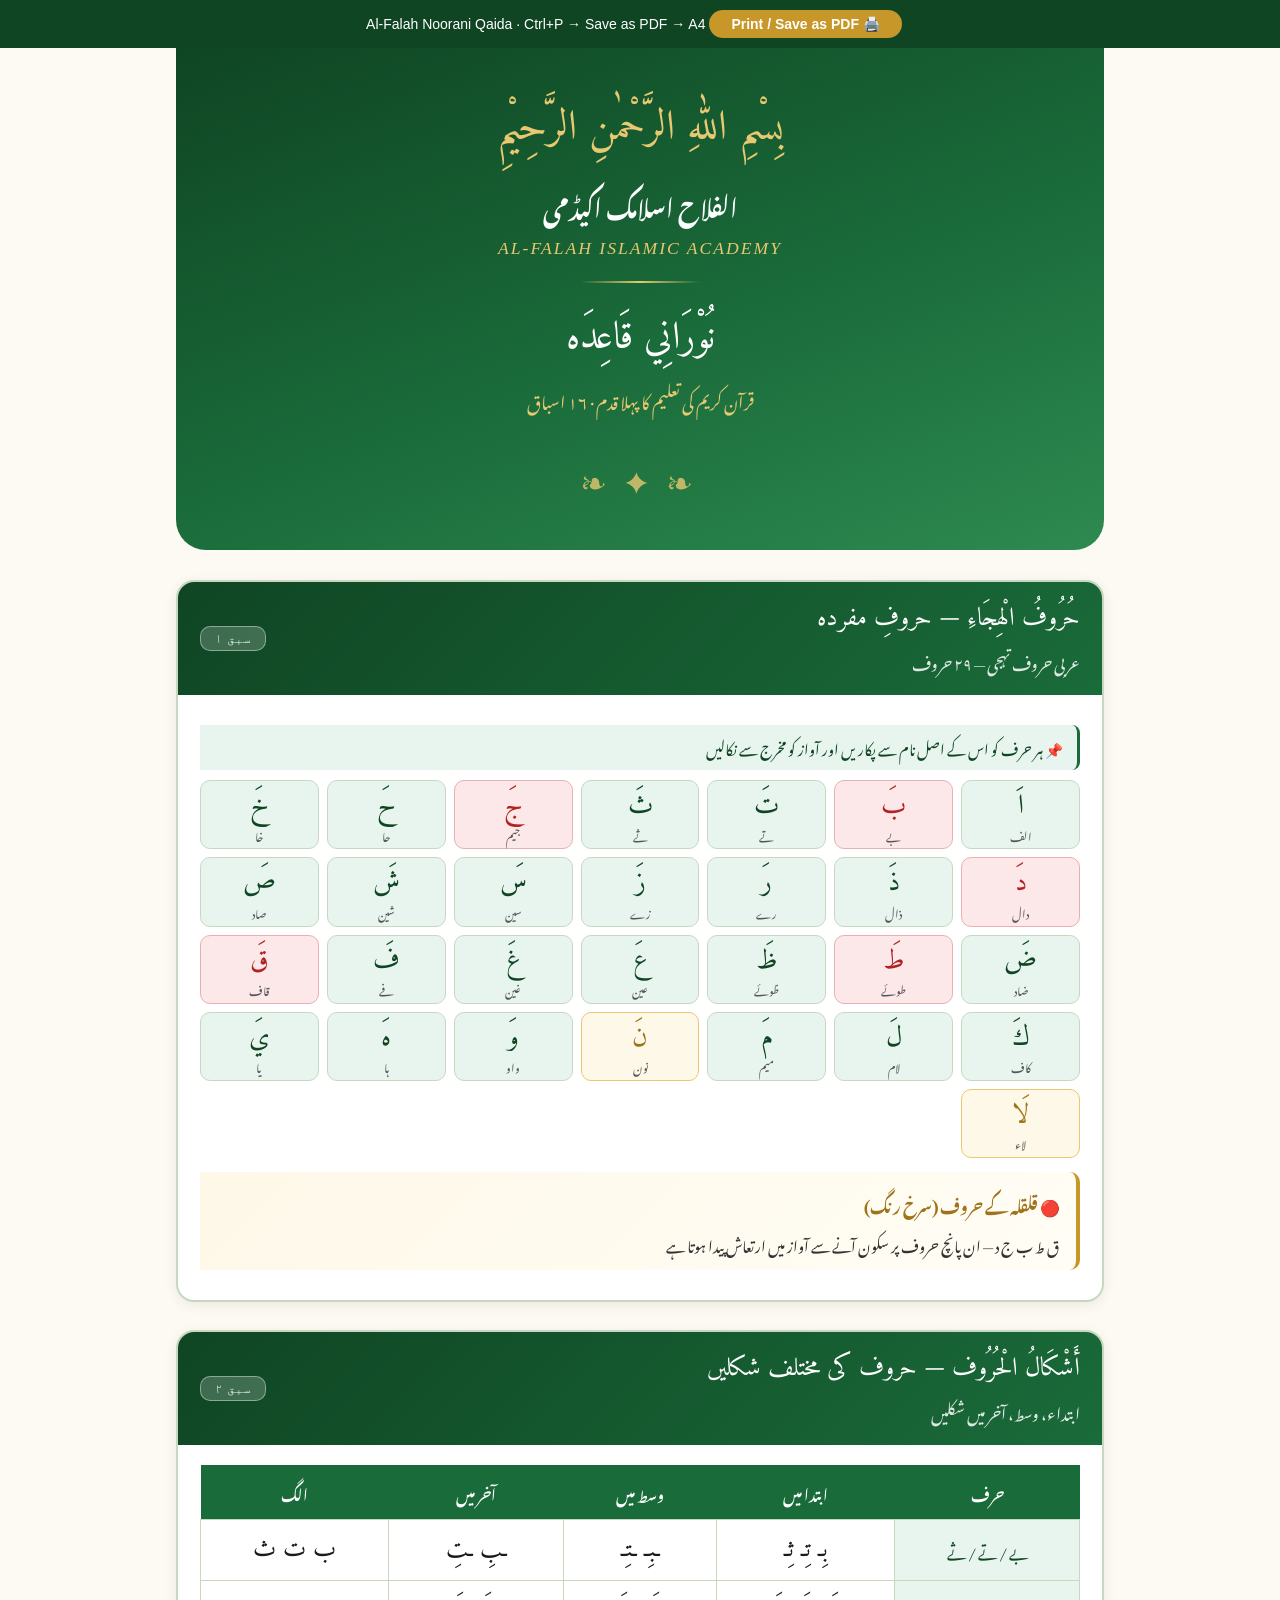
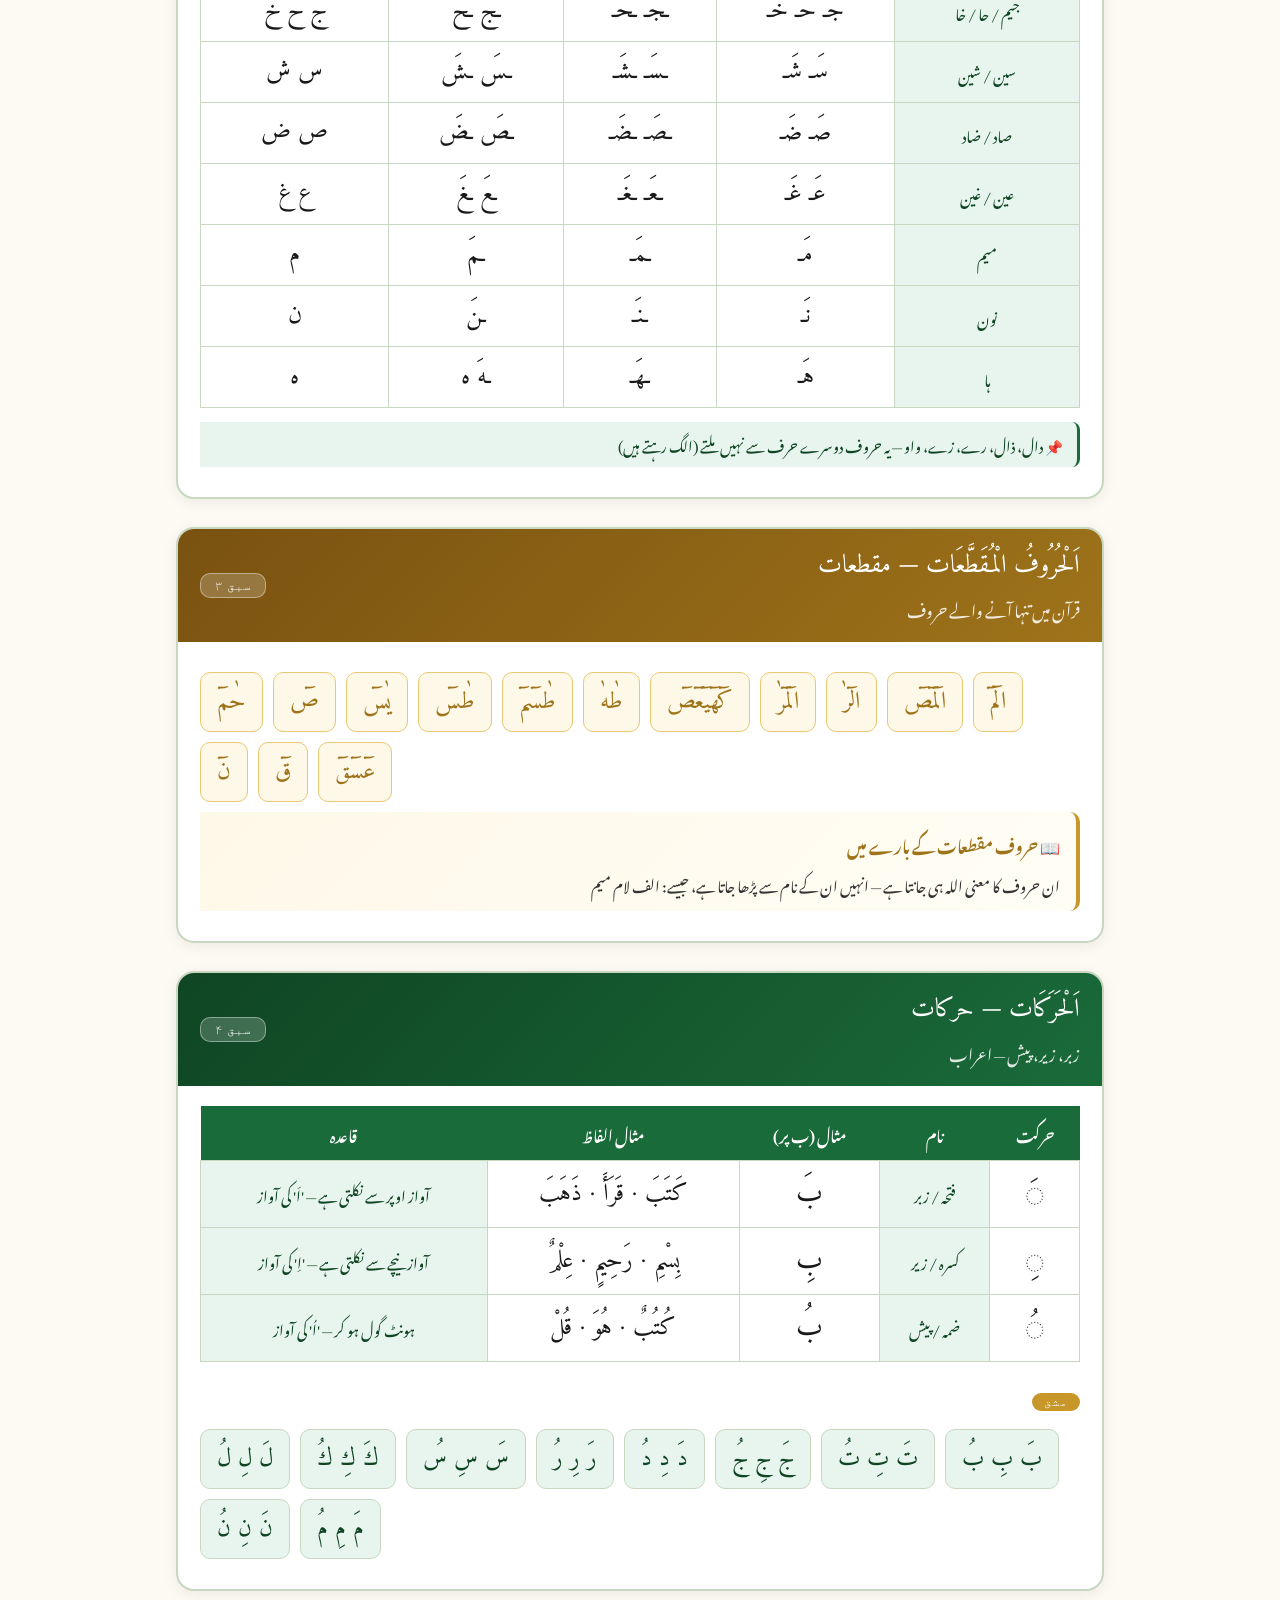
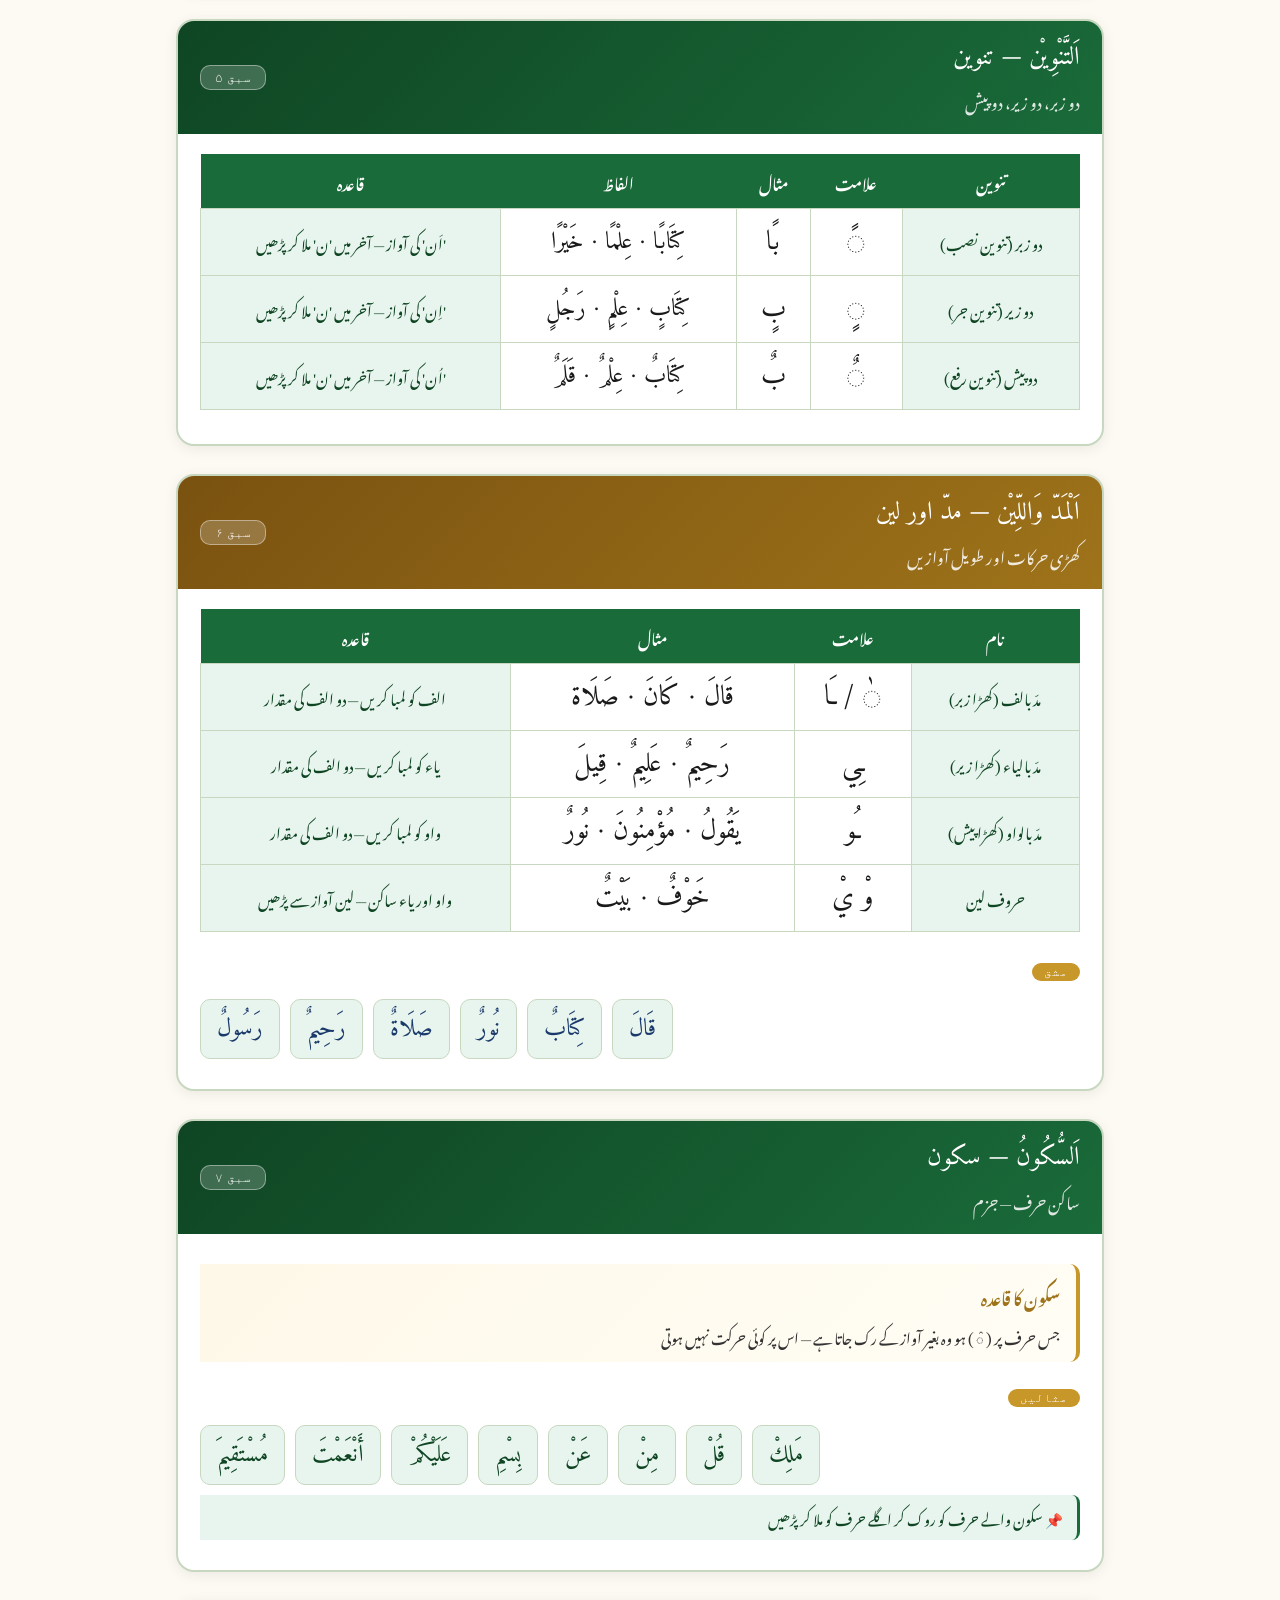
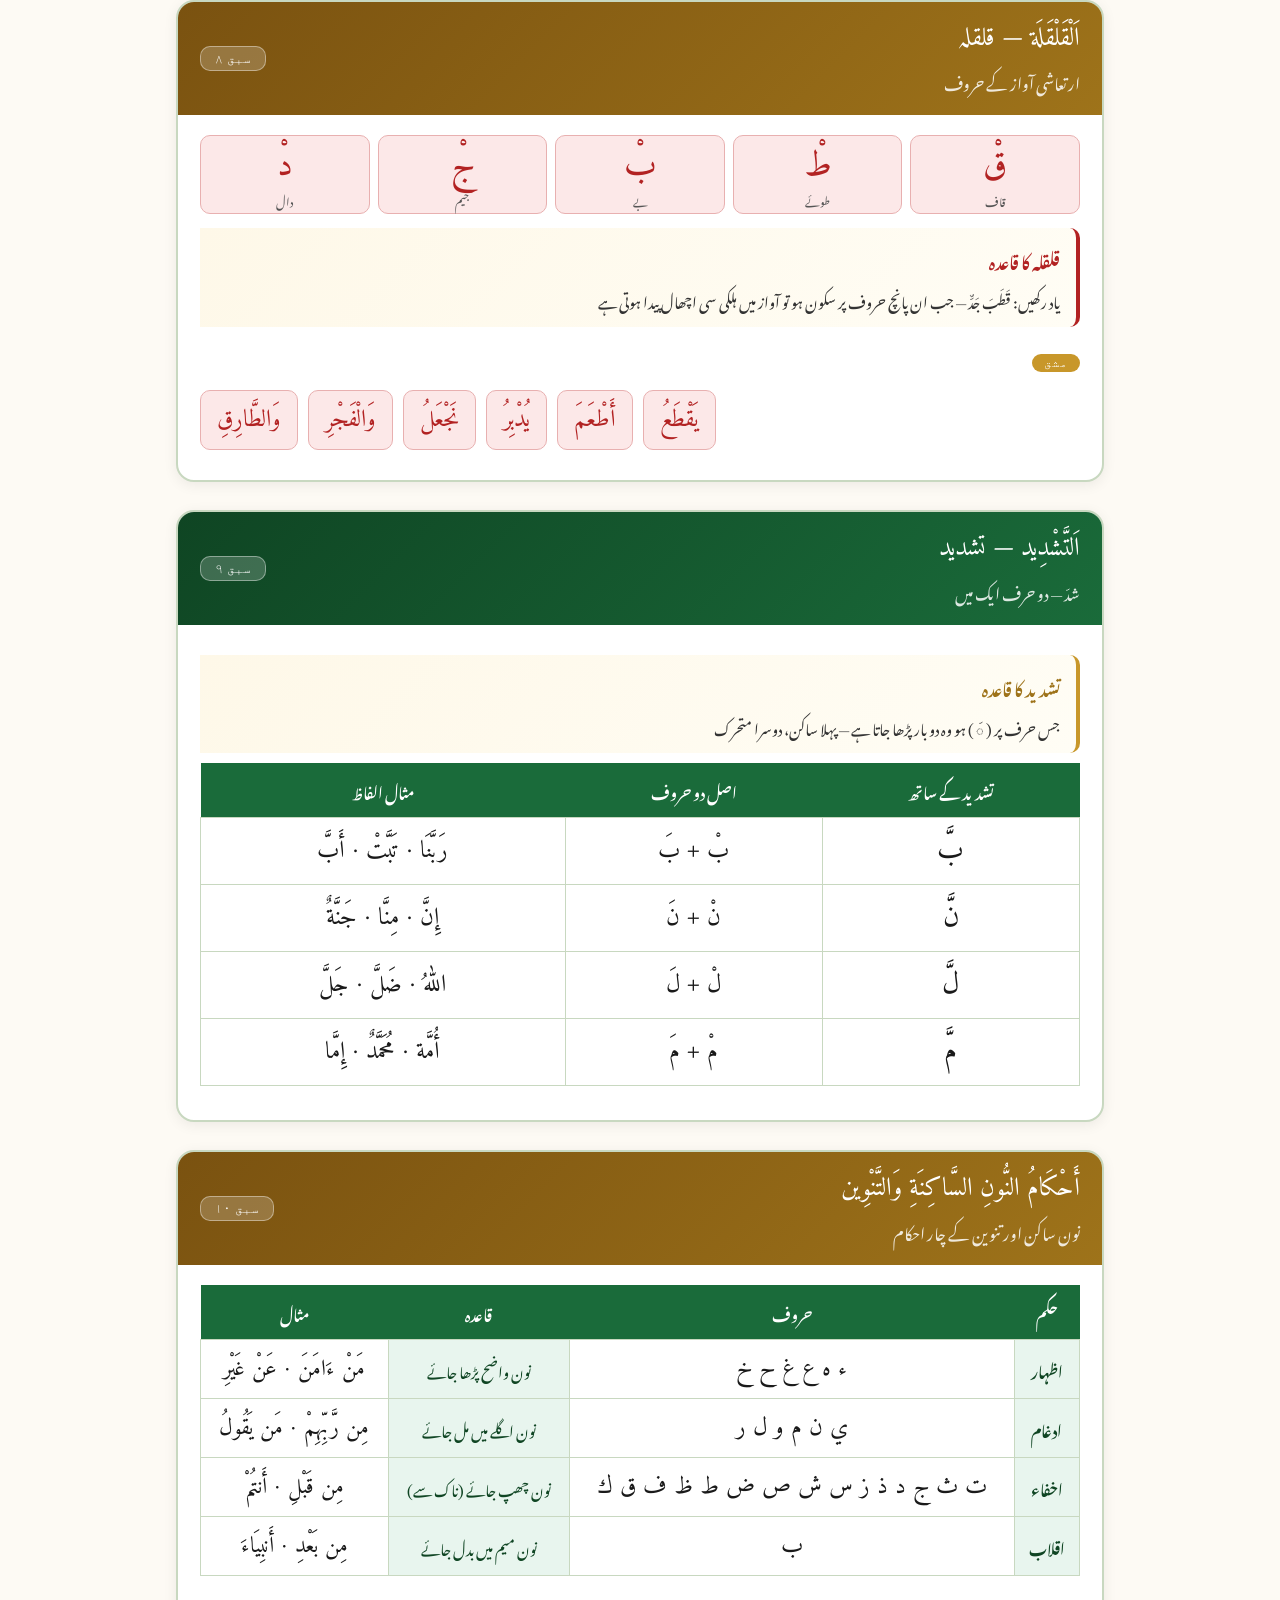
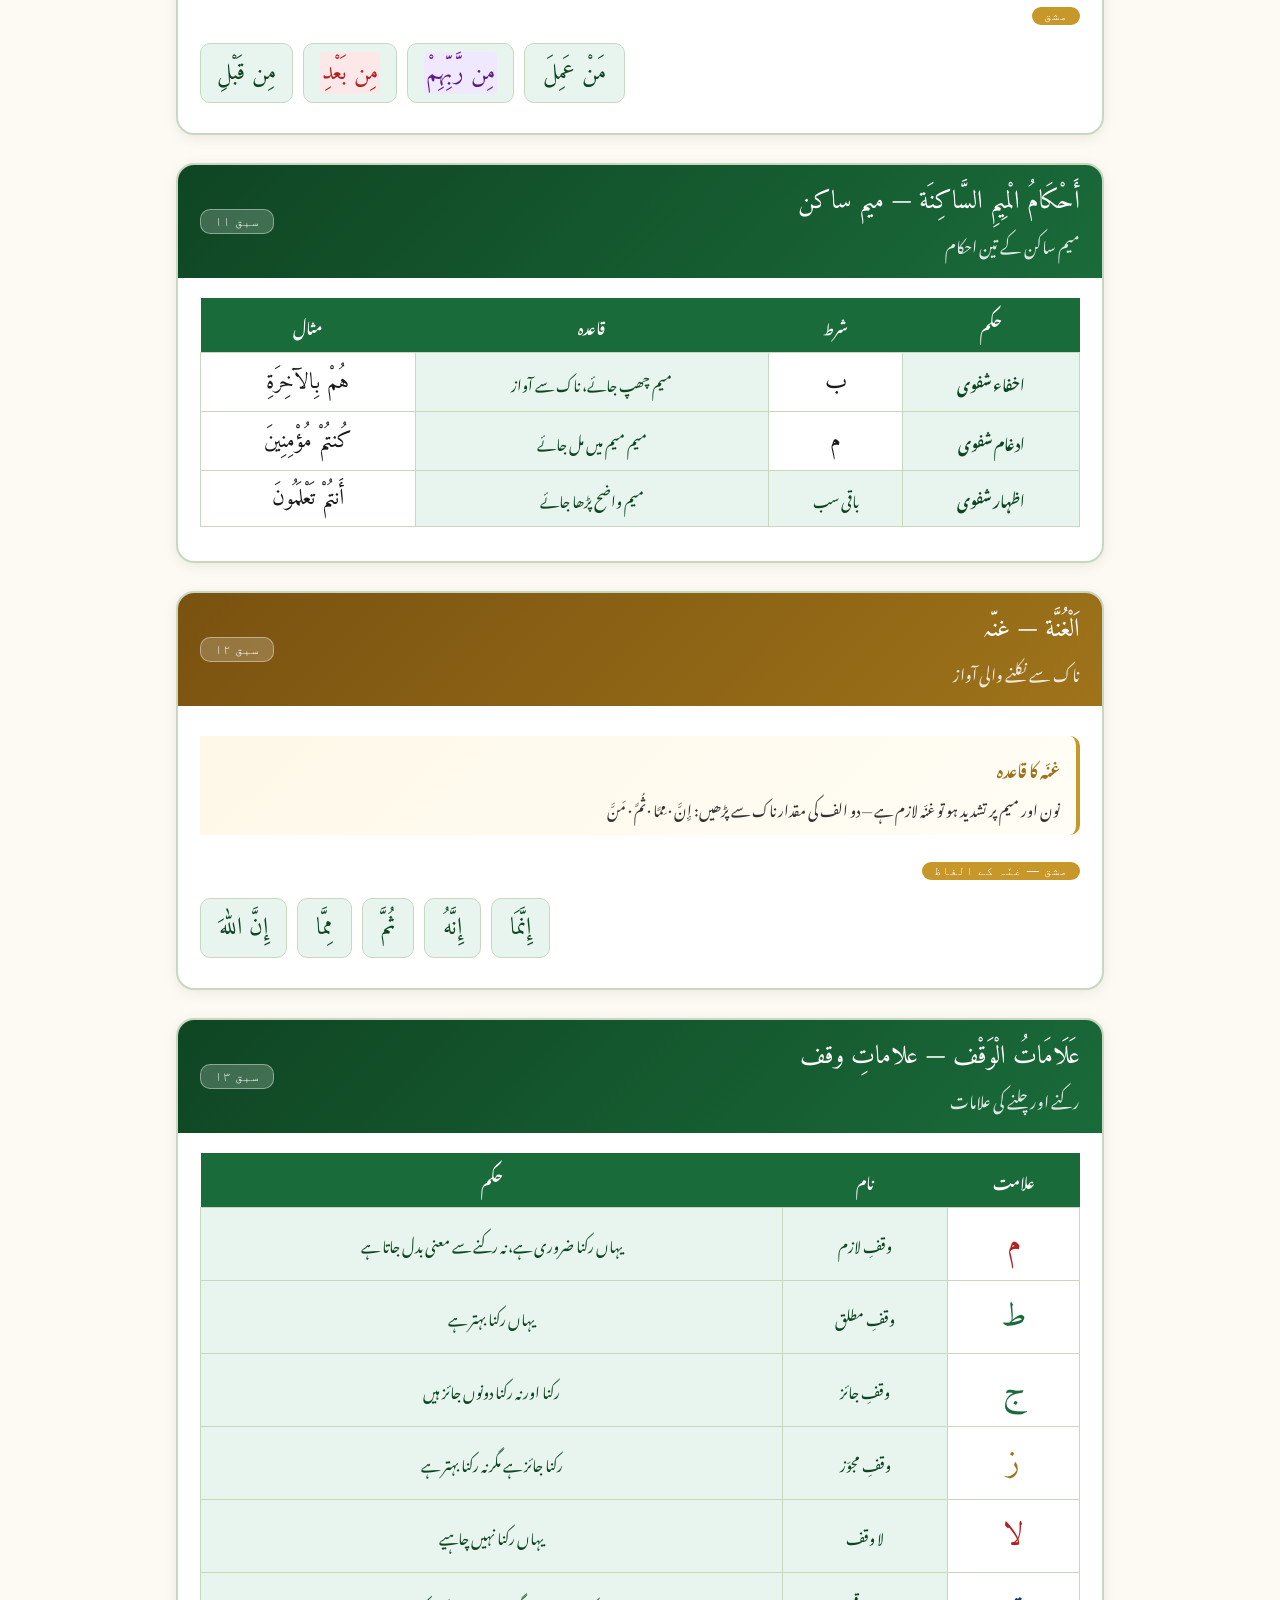
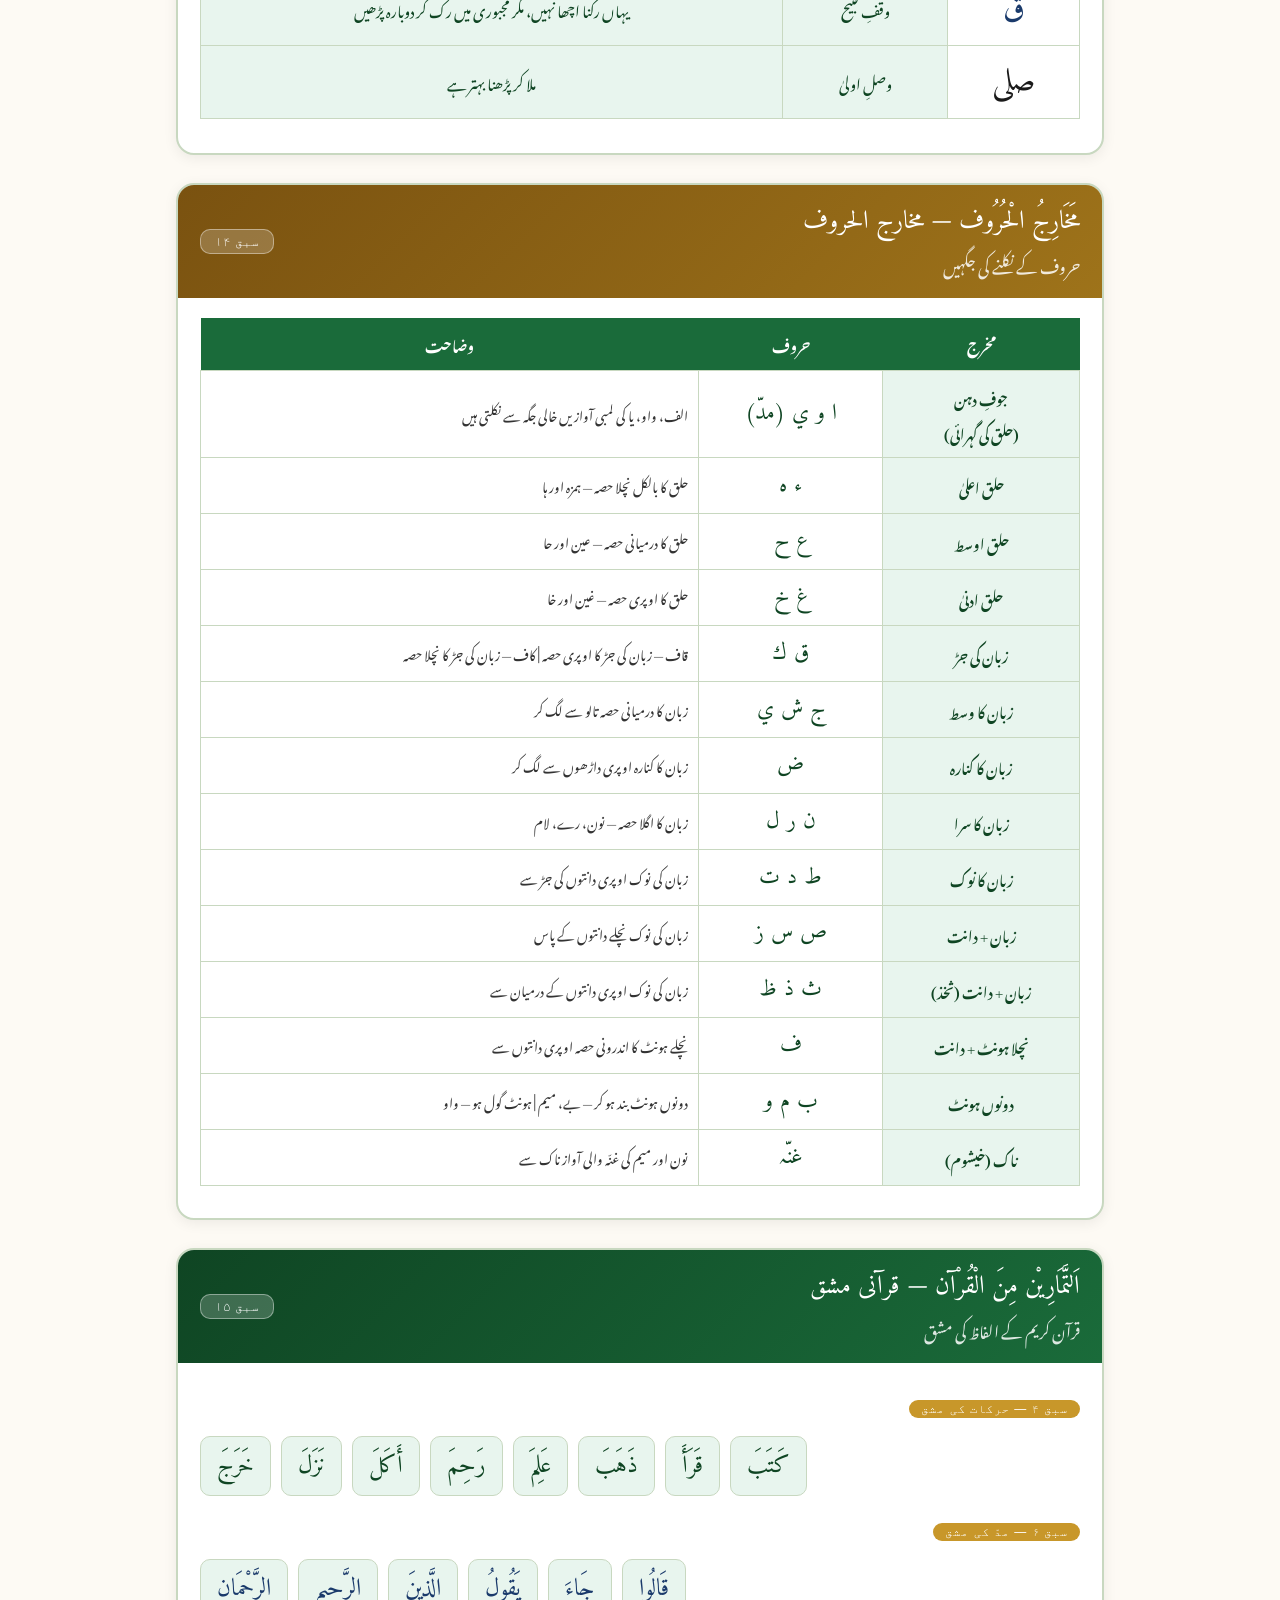
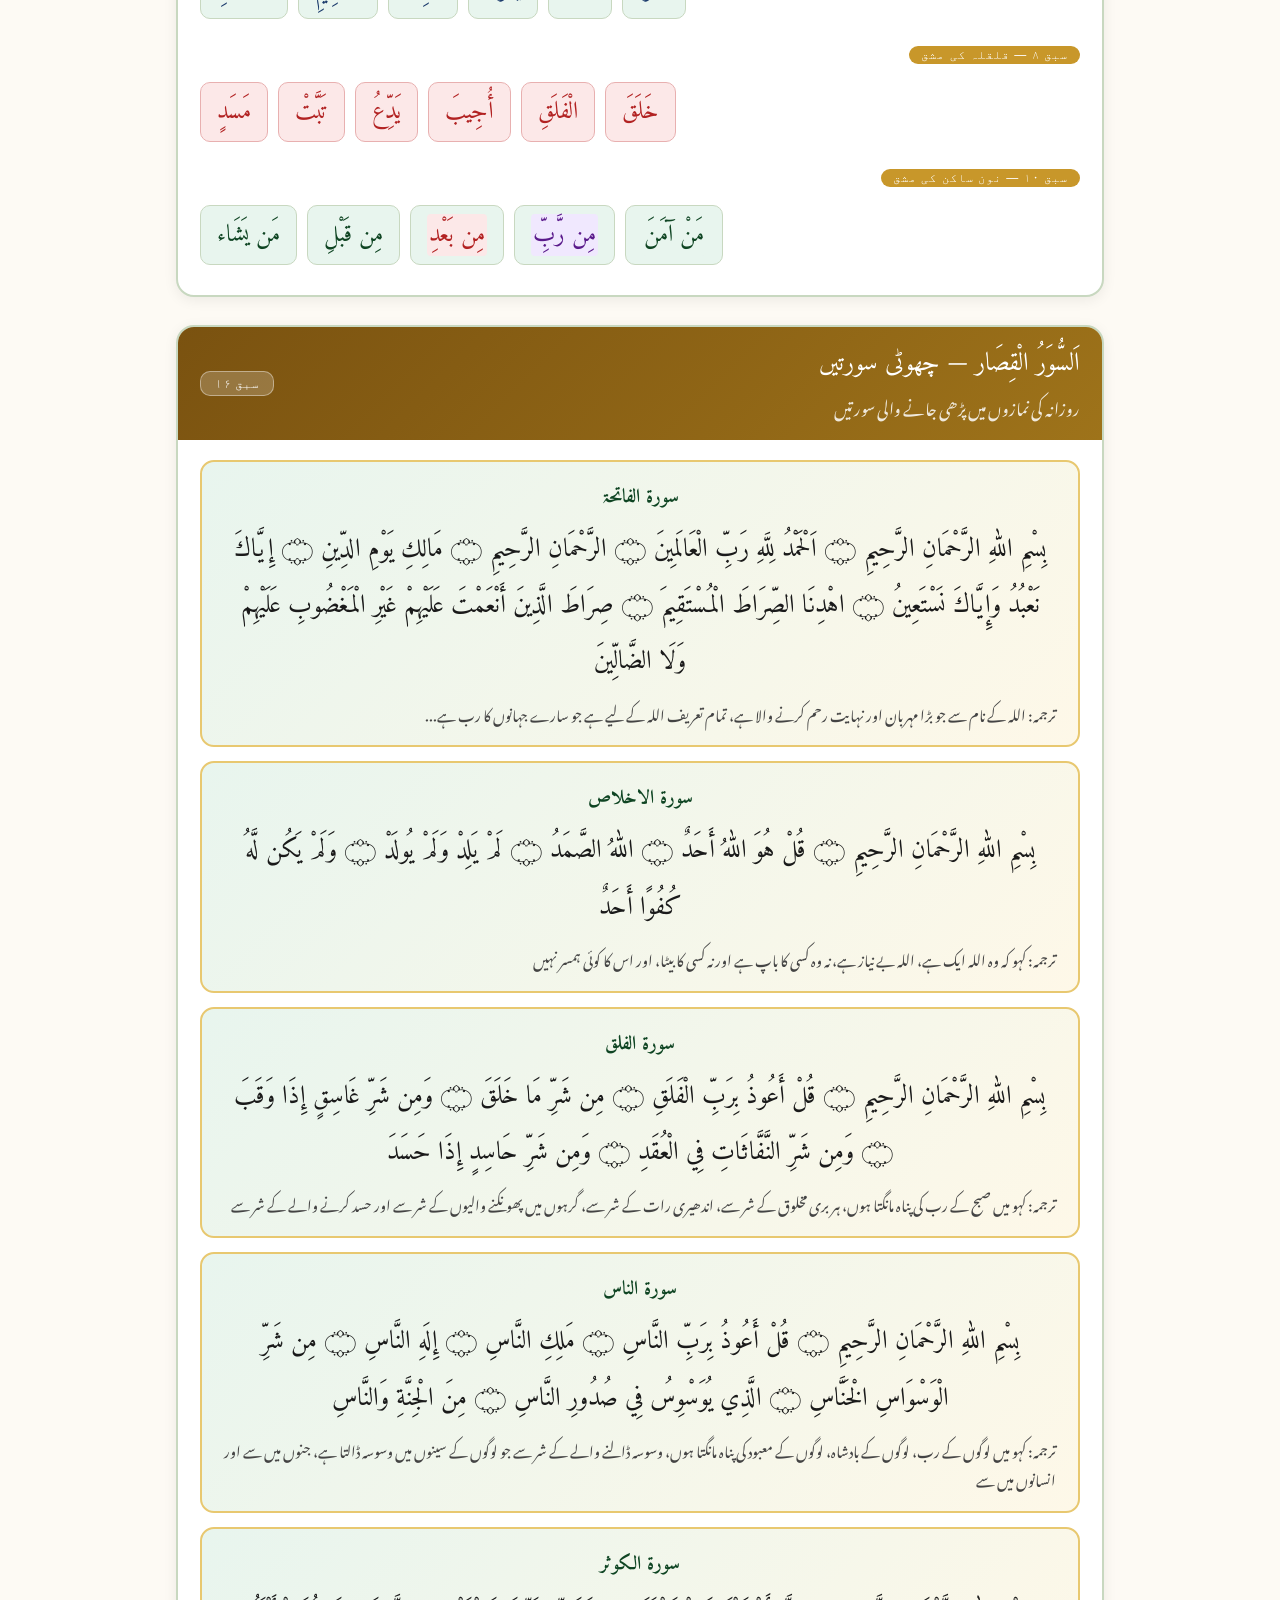
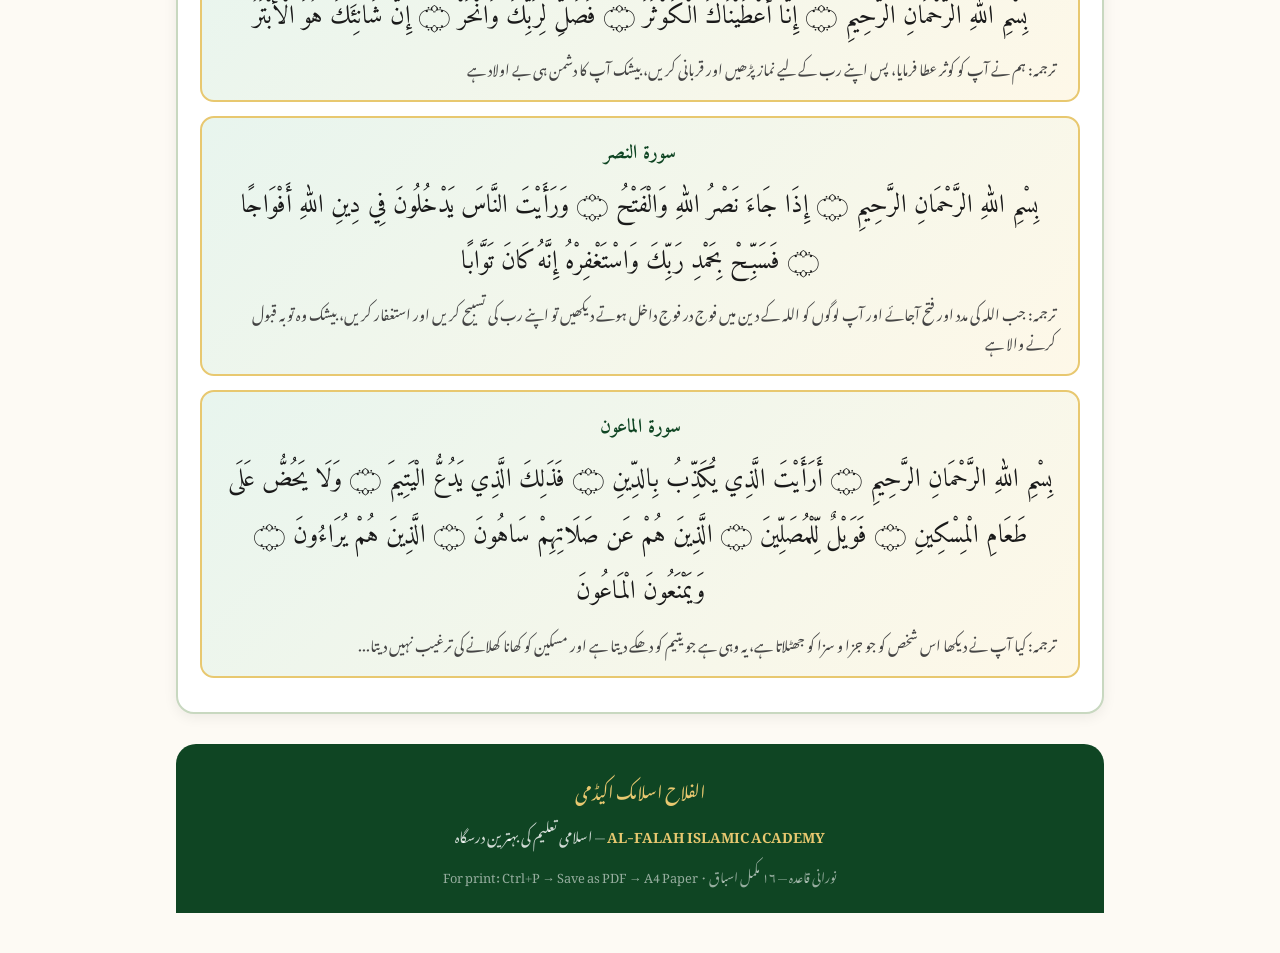
<file: noor-academy/Al-Falah-Noorani-Qaida.html>
<!DOCTYPE html>
<html lang="ur" dir="rtl">
<head>
<meta charset="UTF-8">
<meta name="viewport" content="width=device-width, initial-scale=1.0">
<title>Al-Falah Islamic Academy — نورانی قاعدہ</title>
<link rel="preconnect" href="https://fonts.googleapis.com">
<link rel="preconnect" href="https://fonts.gstatic.com" crossorigin>
<link href="https://fonts.googleapis.com/css2?family=Amiri:ital,wght@0,400;0,700;1,400&family=Noto+Nastaliq+Urdu:wght@400;500;700&family=Scheherazade+New:wght@400;700&display=swap" rel="stylesheet">
<style>
  :root {
    --green: #1a6b3a;
    --green-dark: #0f4523;
    --green-mid: #2d8a50;
    --green-light: #e8f5ee;
    --gold: #c8972a;
    --gold-dark: #9e731a;
    --gold-light: #fef8e8;
    --gold-border: #e8c870;
    --cream: #fdfaf4;
    --border: #c8d8c0;
    --red: #b22222;
    --blue-dark: #1a3a6b;
  }
  * { margin: 0; padding: 0; box-sizing: border-box; }
  body { background: var(--cream); color: #1a1a1a; direction: rtl; font-family: 'Noto Nastaliq Urdu', serif; }

  .print-bar { background: var(--green-dark); color: #fff; text-align: center; padding: 10px; position: sticky; top: 0; z-index: 999; font-family: Arial, sans-serif; font-size: 14px; }
  .print-bar button { background: var(--gold); color: #fff; border: none; padding: 6px 22px; border-radius: 20px; font-size: 14px; cursor: pointer; margin-right: 12px; font-weight: bold; }
  @media print { .print-bar { display: none; } }

  .page { max-width: 960px; margin: 0 auto; padding: 0 16px 40px; }

  /* COVER */
  .cover { background: linear-gradient(160deg, var(--green-dark) 0%, var(--green) 55%, var(--green-mid) 100%); color: #fff; text-align: center; padding: 50px 30px 40px; border-radius: 0 0 30px 30px; margin-bottom: 30px; }
  .cv-bismillah { font-family: 'Amiri', serif; font-size: 2.6rem; color: var(--gold-border); margin-bottom: 14px; line-height: 1.5; }
  .cv-acad { font-family: 'Noto Nastaliq Urdu', serif; font-size: 1.5rem; font-weight: 700; margin-bottom: 4px; }
  .cv-acad-en { font-family: Georgia, serif; font-size: 1.1rem; color: var(--gold-border); letter-spacing: 2px; direction: ltr; font-style: italic; margin-bottom: 22px; }
  .cv-divider { width: 120px; height: 2px; background: linear-gradient(to right,transparent,var(--gold-border),transparent); margin: 0 auto 22px; }
  .cv-title { font-family: 'Amiri', serif; font-size: 2.4rem; color: #fff; margin-bottom: 6px; }
  .cv-subtitle { font-family: 'Noto Nastaliq Urdu', serif; font-size: 1.05rem; color: var(--gold-border); }
  .cv-ornament { font-size: 1.8rem; color: var(--gold-border); margin-top: 18px; letter-spacing: 8px; opacity: .8; }

  /* LESSON BOX */
  .lesson { background: #fff; border: 2px solid var(--border); border-radius: 18px; margin-bottom: 28px; overflow: hidden; box-shadow: 0 3px 14px rgba(0,0,0,.07); }
  .lesson-header { background: linear-gradient(135deg, var(--green-dark), var(--green)); color: #fff; padding: 14px 22px; display: flex; align-items: center; gap: 14px; justify-content: space-between; }
  .lesson-header.gold-hdr { background: linear-gradient(135deg, #7a5210, var(--gold-dark)); }
  .lesson-num { background: rgba(255,255,255,.2); border: 1.5px solid rgba(255,255,255,.4); border-radius: 10px; padding: 4px 14px; font-family: Arial, sans-serif; font-size: .82rem; white-space: nowrap; direction: ltr; }
  .lesson-title-ar { font-family: 'Amiri', serif; font-size: 1.6rem; }
  .lesson-title-ur { font-family: 'Noto Nastaliq Urdu', serif; font-size: 1rem; opacity: .85; }
  .lesson-body { padding: 20px 22px; }

  /* ALPHABET GRID */
  .alpha-grid { display: grid; grid-template-columns: repeat(7, 1fr); gap: 8px; margin-bottom: 14px; }
  .alpha-cell { background: var(--green-light); border: 1.5px solid var(--border); border-radius: 10px; text-align: center; padding: 8px 4px 5px; }
  .alpha-cell.red-cell { background: #fce8e8; border-color: #e8b0b0; }
  .alpha-cell.gold-cell { background: var(--gold-light); border-color: var(--gold-border); }
  .alpha-cell.blue-cell { background: #e8f0fe; border-color: #b3c9f8; }
  .alpha-ar { font-family: 'Amiri', serif; font-size: 1.7rem; color: var(--green-dark); line-height: 1.3; }
  .alpha-ar.red-ar { color: var(--red); }
  .alpha-ar.gold-ar { color: var(--gold-dark); }
  .alpha-ur { font-family: 'Noto Nastaliq Urdu', serif; font-size: .7rem; color: #555; margin-top: 2px; line-height: 1.5; }

  /* HARAKAAT TABLE */
  .harak-table { width: 100%; border-collapse: collapse; margin-bottom: 14px; }
  .harak-table th { background: var(--green); color: #fff; font-family: 'Noto Nastaliq Urdu', serif; font-size: .95rem; padding: 8px 12px; font-weight: 600; }
  .harak-table td { border: 1px solid var(--border); padding: 8px 12px; text-align: center; font-family: 'Amiri', serif; font-size: 1.55rem; background: #fff; }
  .harak-table td.ur-td { font-family: 'Noto Nastaliq Urdu', serif; font-size: .92rem; background: var(--green-light); color: var(--green-dark); }
  .harak-table tr:hover td { background: var(--green-light); }

  /* RULE BOX */
  .rule-box { background: linear-gradient(135deg, var(--gold-light), #fffdf5); border-right: 4px solid var(--gold); border-radius: 0 10px 10px 0; padding: 12px 16px; margin: 10px 0; }
  .rule-box .rule-title { font-family: 'Noto Nastaliq Urdu', serif; font-size: 1rem; color: var(--gold-dark); font-weight: 700; margin-bottom: 5px; }
  .rule-box .rule-text { font-family: 'Noto Nastaliq Urdu', serif; font-size: .92rem; color: #333; line-height: 2; }

  /* PRACTICE ROW */
  .practice-row { display: flex; flex-wrap: wrap; gap: 10px; margin: 10px 0; justify-content: flex-end; }
  .pword { background: var(--green-light); border: 1.5px solid var(--border); border-radius: 10px; padding: 8px 16px; font-family: 'Amiri', serif; font-size: 1.5rem; color: var(--green-dark); text-align: center; }
  .pword.red { background: #fce8e8; border-color: #e8b0b0; color: var(--red); }
  .pword.gold { background: var(--gold-light); border-color: var(--gold-border); color: var(--gold-dark); }

  /* TAJWEED COLORS */
  .tj-ghunna { color: var(--green-dark); background: var(--green-light); border-radius: 4px; padding: 0 2px; }
  .tj-madd   { color: #1a3a6b; background: #e8f0fe; border-radius: 4px; padding: 0 2px; }
  .tj-qalq   { color: var(--red); background: #fce8e8; border-radius: 4px; padding: 0 2px; }
  .tj-idgham { color: #5a1a8b; background: #f0e8fe; border-radius: 4px; padding: 0 2px; }

  /* SECTION LABEL */
  .sec-label { display: inline-block; background: var(--gold); color: #fff; font-family: Arial, sans-serif; font-size: .75rem; padding: 2px 12px; border-radius: 20px; letter-spacing: 1px; margin-bottom: 8px; }

  /* SURAH BOX */
  .surah-box { background: linear-gradient(135deg, var(--green-light), var(--gold-light)); border: 2px solid var(--gold-border); border-radius: 14px; padding: 18px 22px; margin-bottom: 14px; text-align: right; }
  .surah-name { font-family: 'Amiri', serif; font-size: 1.2rem; color: var(--green-dark); font-weight: 700; margin-bottom: 8px; text-align: center; }
  .surah-text { font-family: 'Amiri', serif; font-size: 1.6rem; line-height: 2.2; color: #1a1a1a; text-align: center; }
  .surah-urdu { font-family: 'Noto Nastaliq Urdu', serif; font-size: .9rem; color: #444; line-height: 2; margin-top: 8px; text-align: right; }

  /* MAKHRAJ TABLE */
  .makhraj-table { width: 100%; border-collapse: collapse; margin-bottom: 12px; }
  .makhraj-table th { background: var(--green); color: #fff; font-family: 'Noto Nastaliq Urdu', serif; font-size: .9rem; padding: 8px 10px; }
  .makhraj-table td { border: 1px solid var(--border); padding: 8px 10px; text-align: center; }
  .makhraj-table td.place { font-family: 'Noto Nastaliq Urdu', serif; font-size: .88rem; background: var(--green-light); color: var(--green-dark); font-weight: 600; }
  .makhraj-table td.letters { font-family: 'Amiri', serif; font-size: 1.4rem; color: var(--green-dark); }
  .makhraj-table td.desc { font-family: 'Noto Nastaliq Urdu', serif; font-size: .82rem; color: #333; text-align: right; line-height: 2; }

  /* FOOTER */
  .footer { background: var(--green-dark); color: rgba(255,255,255,.8); text-align: center; padding: 22px; border-radius: 20px 20px 0 0; margin-top: 30px; font-family: 'Noto Nastaliq Urdu', serif; font-size: .88rem; }
  .footer strong { color: var(--gold-border); }

  /* NOTE */
  .note { background: var(--green-light); border-right: 3px solid var(--green); border-radius: 0 8px 8px 0; padding: 8px 14px; font-family: 'Noto Nastaliq Urdu', serif; font-size: .9rem; color: var(--green-dark); margin: 10px 0; line-height: 2; }

  @media print { body { background: #fff; } .page { padding: 0; } }
</style>
</head>
<body>

<div class="print-bar">
  <button onclick="window.print()">🖨️ Print / Save as PDF</button>
  <span style="font-family:Arial">Al-Falah Noorani Qaida · Ctrl+P → Save as PDF → A4</span>
</div>

<div class="page">

<!-- COVER -->
<div class="cover">
  <div class="cv-bismillah">بِسْمِ اللهِ الرَّحْمٰنِ الرَّحِيْمِ</div>
  <div class="cv-acad">الفلاح اسلامک اکیڈمی</div>
  <div class="cv-acad-en">AL-FALAH ISLAMIC ACADEMY</div>
  <div class="cv-divider"></div>
  <div class="cv-title">نُوْرَانِي قَاعِدَه</div>
  <div class="cv-subtitle">قرآن کریم کی تعلیم کا پہلا قدم · ۱۶ اسباق</div>
  <div class="cv-ornament">❧ ✦ ❧</div>
</div>

<!-- ═══ LESSON 1: حروف مفردہ ═══ -->
<div class="lesson">
  <div class="lesson-header">
    <div>
      <div class="lesson-title-ar">حُرُوفُ الْهِجَاءِ — حروفِ مفردہ</div>
      <div class="lesson-title-ur">عربی حروف تہجی — ۲۹ حروف</div>
    </div>
    <div class="lesson-num">سبق ۱</div>
  </div>
  <div class="lesson-body">
    <div class="note">📌 ہر حرف کو اس کے اصل نام سے پکاریں اور آواز کو مخرج سے نکالیں</div>
    <div class="alpha-grid">
      <div class="alpha-cell"><div class="alpha-ar">اَ</div><div class="alpha-ur">الف</div></div>
      <div class="alpha-cell red-cell"><div class="alpha-ar red-ar">بَ</div><div class="alpha-ur">بے</div></div>
      <div class="alpha-cell"><div class="alpha-ar">تَ</div><div class="alpha-ur">تے</div></div>
      <div class="alpha-cell"><div class="alpha-ar">ثَ</div><div class="alpha-ur">ثے</div></div>
      <div class="alpha-cell red-cell"><div class="alpha-ar red-ar">جَ</div><div class="alpha-ur">جیم</div></div>
      <div class="alpha-cell"><div class="alpha-ar">حَ</div><div class="alpha-ur">حا</div></div>
      <div class="alpha-cell"><div class="alpha-ar">خَ</div><div class="alpha-ur">خا</div></div>
      <div class="alpha-cell red-cell"><div class="alpha-ar red-ar">دَ</div><div class="alpha-ur">دال</div></div>
      <div class="alpha-cell"><div class="alpha-ar">ذَ</div><div class="alpha-ur">ذال</div></div>
      <div class="alpha-cell"><div class="alpha-ar">رَ</div><div class="alpha-ur">رے</div></div>
      <div class="alpha-cell"><div class="alpha-ar">زَ</div><div class="alpha-ur">زے</div></div>
      <div class="alpha-cell"><div class="alpha-ar">سَ</div><div class="alpha-ur">سین</div></div>
      <div class="alpha-cell"><div class="alpha-ar">شَ</div><div class="alpha-ur">شین</div></div>
      <div class="alpha-cell"><div class="alpha-ar">صَ</div><div class="alpha-ur">صاد</div></div>
      <div class="alpha-cell"><div class="alpha-ar">ضَ</div><div class="alpha-ur">ضاد</div></div>
      <div class="alpha-cell red-cell"><div class="alpha-ar red-ar">طَ</div><div class="alpha-ur">طوئے</div></div>
      <div class="alpha-cell"><div class="alpha-ar">ظَ</div><div class="alpha-ur">ظوئے</div></div>
      <div class="alpha-cell"><div class="alpha-ar">عَ</div><div class="alpha-ur">عین</div></div>
      <div class="alpha-cell"><div class="alpha-ar">غَ</div><div class="alpha-ur">غین</div></div>
      <div class="alpha-cell"><div class="alpha-ar">فَ</div><div class="alpha-ur">فے</div></div>
      <div class="alpha-cell red-cell"><div class="alpha-ar red-ar">قَ</div><div class="alpha-ur">قاف</div></div>
      <div class="alpha-cell"><div class="alpha-ar">كَ</div><div class="alpha-ur">کاف</div></div>
      <div class="alpha-cell"><div class="alpha-ar">لَ</div><div class="alpha-ur">لام</div></div>
      <div class="alpha-cell"><div class="alpha-ar">مَ</div><div class="alpha-ur">میم</div></div>
      <div class="alpha-cell gold-cell"><div class="alpha-ar gold-ar">نَ</div><div class="alpha-ur">نون</div></div>
      <div class="alpha-cell"><div class="alpha-ar">وَ</div><div class="alpha-ur">واو</div></div>
      <div class="alpha-cell"><div class="alpha-ar">هَ</div><div class="alpha-ur">ہا</div></div>
      <div class="alpha-cell"><div class="alpha-ar">يَ</div><div class="alpha-ur">یا</div></div>
      <div class="alpha-cell gold-cell"><div class="alpha-ar gold-ar">لَا</div><div class="alpha-ur">لاء</div></div>
    </div>
    <div class="rule-box">
      <div class="rule-title">🔴 قلقلہ کے حروف (سرخ رنگ)</div>
      <div class="rule-text">ق ط ب ج د — ان پانچ حروف پر سکون آنے سے آواز میں ارتعاش پیدا ہوتا ہے</div>
    </div>
  </div>
</div>

<!-- ═══ LESSON 2: حروف کی شکلیں ═══ -->
<div class="lesson">
  <div class="lesson-header">
    <div>
      <div class="lesson-title-ar">أَشْكَالُ الْحُرُوف — حروف کی مختلف شکلیں</div>
      <div class="lesson-title-ur">ابتداء، وسط، آخر میں شکلیں</div>
    </div>
    <div class="lesson-num">سبق ۲</div>
  </div>
  <div class="lesson-body">
    <table class="harak-table">
      <tr><th>حرف</th><th>ابتدا میں</th><th>وسط میں</th><th>آخر میں</th><th>الگ</th></tr>
      <tr><td class="ur-td">بے / تے / ثے</td><td>بِـ تِـ ثِـ</td><td>ـبِـ ـتِـ</td><td>ـبِ ـتِ</td><td>ب ت ث</td></tr>
      <tr><td class="ur-td">جیم / حا / خا</td><td>جَـ حَـ خَـ</td><td>ـجَـ ـحَـ</td><td>ـجَ ـحَ</td><td>ج ح خ</td></tr>
      <tr><td class="ur-td">سین / شین</td><td>سَـ شَـ</td><td>ـسَـ ـشَـ</td><td>ـسَ ـشَ</td><td>س ش</td></tr>
      <tr><td class="ur-td">صاد / ضاد</td><td>صَـ ضَـ</td><td>ـصَـ ـضَـ</td><td>ـصَ ـضَ</td><td>ص ض</td></tr>
      <tr><td class="ur-td">عین / غین</td><td>عَـ غَـ</td><td>ـعَـ ـغَـ</td><td>ـعَ ـغَ</td><td>ع غ</td></tr>
      <tr><td class="ur-td">میم</td><td>مَـ</td><td>ـمَـ</td><td>ـمَ</td><td>م</td></tr>
      <tr><td class="ur-td">نون</td><td>نَـ</td><td>ـنَـ</td><td>ـنَ</td><td>ن</td></tr>
      <tr><td class="ur-td">ہا</td><td>هَـ</td><td>ـهَـ</td><td>ـهَ ه</td><td>ه</td></tr>
    </table>
    <div class="note">📌 دال، ذال، رے، زے، واو — یہ حروف دوسرے حرف سے نہیں ملتے (الگ رہتے ہیں)</div>
  </div>
</div>

<!-- ═══ LESSON 3: حروف مقطعات ═══ -->
<div class="lesson">
  <div class="lesson-header gold-hdr">
    <div>
      <div class="lesson-title-ar">اَلْحُرُوفُ الْمُقَطَّعَات — مقطعات</div>
      <div class="lesson-title-ur">قرآن میں تنہا آنے والے حروف</div>
    </div>
    <div class="lesson-num">سبق ۳</div>
  </div>
  <div class="lesson-body">
    <div class="practice-row">
      <div class="pword gold">الٓمٓ</div>
      <div class="pword gold">الٓمٓصٓ</div>
      <div class="pword gold">الٓرٰ</div>
      <div class="pword gold">الٓمٓرٰ</div>
      <div class="pword gold">كٓهٓيٓعٓصٓ</div>
      <div class="pword gold">طٰهٰ</div>
      <div class="pword gold">طٰسٓمٓ</div>
      <div class="pword gold">طٰسٓ</div>
      <div class="pword gold">يٰسٓ</div>
      <div class="pword gold">صٓ</div>
      <div class="pword gold">حٰمٓ</div>
      <div class="pword gold">عٓسٓقٓ</div>
      <div class="pword gold">قٓ</div>
      <div class="pword gold">نٓ</div>
    </div>
    <div class="rule-box">
      <div class="rule-title">📖 حروف مقطعات کے بارے میں</div>
      <div class="rule-text">ان حروف کا معنی اللہ ہی جانتا ہے — انہیں ان کے نام سے پڑھا جاتا ہے، جیسے: الف لام میم</div>
    </div>
  </div>
</div>

<!-- ═══ LESSON 4: حرکات ═══ -->
<div class="lesson">
  <div class="lesson-header">
    <div>
      <div class="lesson-title-ar">اَلْحَرَكَات — حرکات</div>
      <div class="lesson-title-ur">زبر، زیر، پیش — اعراب</div>
    </div>
    <div class="lesson-num">سبق ۴</div>
  </div>
  <div class="lesson-body">
    <table class="harak-table">
      <tr><th>حرکت</th><th>نام</th><th>مثال (ب پر)</th><th>مثال الفاظ</th><th>قاعدہ</th></tr>
      <tr>
        <td style="font-family:'Amiri',serif;font-size:1.8rem;">◌َ</td>
        <td class="ur-td">فتحہ / زبر</td>
        <td style="font-family:'Amiri',serif;font-size:1.8rem;">بَ</td>
        <td style="font-family:'Amiri',serif;font-size:1.5rem;">كَتَبَ · قَرَأَ · ذَهَبَ</td>
        <td class="ur-td">آواز اوپر سے نکلتی ہے — 'اَ' کی آواز</td>
      </tr>
      <tr>
        <td style="font-family:'Amiri',serif;font-size:1.8rem;">◌ِ</td>
        <td class="ur-td">کسرہ / زیر</td>
        <td style="font-family:'Amiri',serif;font-size:1.8rem;">بِ</td>
        <td style="font-family:'Amiri',serif;font-size:1.5rem;">بِسْمِ · رَحِيمٍ · عِلْمٌ</td>
        <td class="ur-td">آواز نیچے سے نکلتی ہے — 'اِ' کی آواز</td>
      </tr>
      <tr>
        <td style="font-family:'Amiri',serif;font-size:1.8rem;">◌ُ</td>
        <td class="ur-td">ضمہ / پیش</td>
        <td style="font-family:'Amiri',serif;font-size:1.8rem;">بُ</td>
        <td style="font-family:'Amiri',serif;font-size:1.5rem;">كُتُبٌ · هُوَ · قُلْ</td>
        <td class="ur-td">ہونٹ گول ہو کر — 'اُ' کی آواز</td>
      </tr>
    </table>
    <div class="sec-label">مشق</div>
    <div class="practice-row">
      <div class="pword">بَ بِ بُ</div>
      <div class="pword">تَ تِ تُ</div>
      <div class="pword">جَ جِ جُ</div>
      <div class="pword">دَ دِ دُ</div>
      <div class="pword">رَ رِ رُ</div>
      <div class="pword">سَ سِ سُ</div>
      <div class="pword">كَ كِ كُ</div>
      <div class="pword">لَ لِ لُ</div>
      <div class="pword">مَ مِ مُ</div>
      <div class="pword">نَ نِ نُ</div>
    </div>
  </div>
</div>

<!-- ═══ LESSON 5: تنوین ═══ -->
<div class="lesson">
  <div class="lesson-header">
    <div>
      <div class="lesson-title-ar">اَلتَّنْوِيْن — تنوین</div>
      <div class="lesson-title-ur">دو زبر، دو زیر، دو پیش</div>
    </div>
    <div class="lesson-num">سبق ۵</div>
  </div>
  <div class="lesson-body">
    <table class="harak-table">
      <tr><th>تنوین</th><th>علامت</th><th>مثال</th><th>الفاظ</th><th>قاعدہ</th></tr>
      <tr>
        <td class="ur-td">دو زبر (تنوین نصب)</td>
        <td style="font-family:'Amiri',serif;font-size:1.8rem;">◌ً</td>
        <td style="font-family:'Amiri',serif;font-size:1.7rem;">بًا</td>
        <td style="font-family:'Amiri',serif;font-size:1.5rem;">كِتَابًا · عِلْمًا · خَيْرًا</td>
        <td class="ur-td">'اَن' کی آواز — آخر میں 'ن' ملا کر پڑھیں</td>
      </tr>
      <tr>
        <td class="ur-td">دو زیر (تنوین جر)</td>
        <td style="font-family:'Amiri',serif;font-size:1.8rem;">◌ٍ</td>
        <td style="font-family:'Amiri',serif;font-size:1.7rem;">بٍ</td>
        <td style="font-family:'Amiri',serif;font-size:1.5rem;">كِتَابٍ · عِلْمٍ · رَجُلٍ</td>
        <td class="ur-td">'اِن' کی آواز — آخر میں 'ن' ملا کر پڑھیں</td>
      </tr>
      <tr>
        <td class="ur-td">دو پیش (تنوین رفع)</td>
        <td style="font-family:'Amiri',serif;font-size:1.8rem;">◌ٌ</td>
        <td style="font-family:'Amiri',serif;font-size:1.7rem;">بٌ</td>
        <td style="font-family:'Amiri',serif;font-size:1.5rem;">كِتَابٌ · عِلْمٌ · قَلَمٌ</td>
        <td class="ur-td">'اُن' کی آواز — آخر میں 'ن' ملا کر پڑھیں</td>
      </tr>
    </table>
  </div>
</div>

<!-- ═══ LESSON 6: مدّ ═══ -->
<div class="lesson">
  <div class="lesson-header gold-hdr">
    <div>
      <div class="lesson-title-ar">اَلْمَدّ وَاللِّيْن — مدّ اور لین</div>
      <div class="lesson-title-ur">کھڑی حرکات اور طویل آوازیں</div>
    </div>
    <div class="lesson-num">سبق ۶</div>
  </div>
  <div class="lesson-body">
    <table class="harak-table">
      <tr><th>نام</th><th>علامت</th><th>مثال</th><th>قاعدہ</th></tr>
      <tr>
        <td class="ur-td">مدّ بالف (کھڑا زبر)</td>
        <td style="font-family:'Amiri',serif;font-size:1.8rem;">◌ٰ / ـَا</td>
        <td style="font-family:'Amiri',serif;font-size:1.7rem;">قَالَ · كَانَ · صَلَاة</td>
        <td class="ur-td">الف کو لمبا کریں — دو الف کی مقدار</td>
      </tr>
      <tr>
        <td class="ur-td">مدّ بالیاء (کھڑا زیر)</td>
        <td style="font-family:'Amiri',serif;font-size:1.8rem;">ـِي</td>
        <td style="font-family:'Amiri',serif;font-size:1.7rem;">رَحِيمٌ · عَلِيمٌ · قِيلَ</td>
        <td class="ur-td">یاء کو لمبا کریں — دو الف کی مقدار</td>
      </tr>
      <tr>
        <td class="ur-td">مدّ بالواو (کھڑا پیش)</td>
        <td style="font-family:'Amiri',serif;font-size:1.8rem;">ـُو</td>
        <td style="font-family:'Amiri',serif;font-size:1.7rem;">يَقُولُ · مُؤْمِنُونَ · نُورٌ</td>
        <td class="ur-td">واو کو لمبا کریں — دو الف کی مقدار</td>
      </tr>
      <tr>
        <td class="ur-td">حروف لین</td>
        <td style="font-family:'Amiri',serif;font-size:1.8rem;">وْ يْ</td>
        <td style="font-family:'Amiri',serif;font-size:1.7rem;">خَوْفٌ · بَيْتٌ</td>
        <td class="ur-td">واو اور یاء ساکن — لین آواز سے پڑھیں</td>
      </tr>
    </table>
    <div class="sec-label">مشق</div>
    <div class="practice-row">
      <div class="pword" style="color:var(--blue-dark)">قَالَ</div>
      <div class="pword" style="color:var(--blue-dark)">كِتَابٌ</div>
      <div class="pword" style="color:var(--blue-dark)">نُورٌ</div>
      <div class="pword" style="color:var(--blue-dark)">صَلَاةٌ</div>
      <div class="pword" style="color:var(--blue-dark)">رَحِيمٌ</div>
      <div class="pword" style="color:var(--blue-dark)">رَسُولٌ</div>
    </div>
  </div>
</div>

<!-- ═══ LESSON 7: سکون ═══ -->
<div class="lesson">
  <div class="lesson-header">
    <div>
      <div class="lesson-title-ar">اَلسُّكُونُ — سکون</div>
      <div class="lesson-title-ur">ساکن حرف — جزم</div>
    </div>
    <div class="lesson-num">سبق ۷</div>
  </div>
  <div class="lesson-body">
    <div class="rule-box">
      <div class="rule-title">سکون کا قاعدہ</div>
      <div class="rule-text">جس حرف پر (◌ْ) ہو وہ بغیر آواز کے رک جاتا ہے — اس پر کوئی حرکت نہیں ہوتی</div>
    </div>
    <div class="sec-label">مثالیں</div>
    <div class="practice-row">
      <div class="pword">مَلِكْ</div>
      <div class="pword">قُلْ</div>
      <div class="pword">مِنْ</div>
      <div class="pword">عَنْ</div>
      <div class="pword">بِسْمِ</div>
      <div class="pword">عَلَيْكُمْ</div>
      <div class="pword">أَنْعَمْتَ</div>
      <div class="pword">مُسْتَقِيمَ</div>
    </div>
    <div class="note">📌 سکون والے حرف کو روک کر اگلے حرف کو ملا کر پڑھیں</div>
  </div>
</div>

<!-- ═══ LESSON 8: قلقلہ ═══ -->
<div class="lesson">
  <div class="lesson-header gold-hdr">
    <div>
      <div class="lesson-title-ar">اَلْقَلْقَلَة — قلقلہ</div>
      <div class="lesson-title-ur">ارتعاشی آواز کے حروف</div>
    </div>
    <div class="lesson-num">سبق ۸</div>
  </div>
  <div class="lesson-body">
    <div class="alpha-grid" style="grid-template-columns:repeat(5,1fr)">
      <div class="alpha-cell red-cell"><div class="alpha-ar red-ar" style="font-size:2.2rem">قْ</div><div class="alpha-ur">قاف</div></div>
      <div class="alpha-cell red-cell"><div class="alpha-ar red-ar" style="font-size:2.2rem">طْ</div><div class="alpha-ur">طوئے</div></div>
      <div class="alpha-cell red-cell"><div class="alpha-ar red-ar" style="font-size:2.2rem">بْ</div><div class="alpha-ur">بے</div></div>
      <div class="alpha-cell red-cell"><div class="alpha-ar red-ar" style="font-size:2.2rem">جْ</div><div class="alpha-ur">جیم</div></div>
      <div class="alpha-cell red-cell"><div class="alpha-ar red-ar" style="font-size:2.2rem">دْ</div><div class="alpha-ur">دال</div></div>
    </div>
    <div class="rule-box" style="border-color:var(--red)">
      <div class="rule-title" style="color:var(--red)">قلقلہ کا قاعدہ</div>
      <div class="rule-text">یاد رکھیں: قَطَبَ جَدٌّ — جب ان پانچ حروف پر سکون ہو تو آواز میں ہلکی سی اچھال پیدا ہوتی ہے</div>
    </div>
    <div class="sec-label">مشق</div>
    <div class="practice-row">
      <div class="pword red">يَقْطَعُ</div>
      <div class="pword red">أَطْعَمَ</div>
      <div class="pword red">يُدْبِرُ</div>
      <div class="pword red">نَجْعَلُ</div>
      <div class="pword red">وَالْفَجْرِ</div>
      <div class="pword red">وَالطَّارِقِ</div>
    </div>
  </div>
</div>

<!-- ═══ LESSON 9: تشدید ═══ -->
<div class="lesson">
  <div class="lesson-header">
    <div>
      <div class="lesson-title-ar">اَلتَّشْدِيد — تشدید</div>
      <div class="lesson-title-ur">شدّ — دو حرف ایک میں</div>
    </div>
    <div class="lesson-num">سبق ۹</div>
  </div>
  <div class="lesson-body">
    <div class="rule-box">
      <div class="rule-title">تشدید کا قاعدہ</div>
      <div class="rule-text">جس حرف پر (◌ّ) ہو وہ دو بار پڑھا جاتا ہے — پہلا ساکن، دوسرا متحرک</div>
    </div>
    <table class="harak-table">
      <tr><th>تشدید کے ساتھ</th><th>اصل دو حروف</th><th>مثال الفاظ</th></tr>
      <tr><td style="font-family:'Amiri',serif;font-size:1.8rem;">بَّ</td><td style="font-family:'Amiri',serif;font-size:1.5rem;">بْ + بَ</td><td style="font-family:'Amiri',serif;font-size:1.5rem;">رَبَّنَا · تَبَّتْ · أَبَّ</td></tr>
      <tr><td style="font-family:'Amiri',serif;font-size:1.8rem;">نَّ</td><td style="font-family:'Amiri',serif;font-size:1.5rem;">نْ + نَ</td><td style="font-family:'Amiri',serif;font-size:1.5rem;">إِنَّ · مِنَّا · جَنَّةٌ</td></tr>
      <tr><td style="font-family:'Amiri',serif;font-size:1.8rem;">لَّ</td><td style="font-family:'Amiri',serif;font-size:1.5rem;">لْ + لَ</td><td style="font-family:'Amiri',serif;font-size:1.5rem;">اللهُ · ضَلَّ · جَلَّ</td></tr>
      <tr><td style="font-family:'Amiri',serif;font-size:1.8rem;">مَّ</td><td style="font-family:'Amiri',serif;font-size:1.5rem;">مْ + مَ</td><td style="font-family:'Amiri',serif;font-size:1.5rem;">أُمَّة · مُحَمَّدٌ · إِمَّا</td></tr>
    </table>
  </div>
</div>

<!-- ═══ LESSON 10: نون ساکن اور تنوین کے احکام ═══ -->
<div class="lesson">
  <div class="lesson-header gold-hdr">
    <div>
      <div class="lesson-title-ar">أَحْكَامُ النُّونِ السَّاكِنَةِ وَالتَّنْوِين</div>
      <div class="lesson-title-ur">نون ساکن اور تنوین کے چار احکام</div>
    </div>
    <div class="lesson-num">سبق ۱۰</div>
  </div>
  <div class="lesson-body">
    <table class="harak-table">
      <tr><th>حکم</th><th>حروف</th><th>قاعدہ</th><th>مثال</th></tr>
      <tr>
        <td class="ur-td" style="font-weight:700">اظہار</td>
        <td style="font-family:'Amiri',serif;font-size:1.5rem">ء ه ع غ ح خ</td>
        <td class="ur-td">نون واضح پڑھا جائے</td>
        <td style="font-family:'Amiri',serif;font-size:1.4rem">مَنْ ءَامَنَ · عَنْ غَيْرِ</td>
      </tr>
      <tr>
        <td class="ur-td" style="font-weight:700">ادغام</td>
        <td style="font-family:'Amiri',serif;font-size:1.5rem">ي ن م و ل ر</td>
        <td class="ur-td">نون اگلے میں مل جائے</td>
        <td style="font-family:'Amiri',serif;font-size:1.4rem">مِن رَّبِّهِمْ · مَن يَقُولُ</td>
      </tr>
      <tr>
        <td class="ur-td" style="font-weight:700">اخفاء</td>
        <td style="font-family:'Amiri',serif;font-size:1.5rem">ت ث ج د ذ ز س ش ص ض ط ظ ف ق ك</td>
        <td class="ur-td">نون چھپ جائے (ناک سے)</td>
        <td style="font-family:'Amiri',serif;font-size:1.4rem">مِن قَبْلِ · أَنتُمْ</td>
      </tr>
      <tr>
        <td class="ur-td" style="font-weight:700">اقلاب</td>
        <td style="font-family:'Amiri',serif;font-size:1.5rem">ب</td>
        <td class="ur-td">نون میم میں بدل جائے</td>
        <td style="font-family:'Amiri',serif;font-size:1.4rem">مِن بَعْدِ · أَنبِيَاءَ</td>
      </tr>
    </table>
    <div class="sec-label">مشق</div>
    <div class="practice-row">
      <div class="pword"><span class="tj-ghunna">مَنْ عَمِلَ</span></div>
      <div class="pword"><span class="tj-idgham">مِن رَّبِّهِمْ</span></div>
      <div class="pword"><span class="tj-qalq">مِن بَعْدِ</span></div>
      <div class="pword">مِن قَبْلِ</div>
    </div>
  </div>
</div>

<!-- ═══ LESSON 11: میم ساکن ═══ -->
<div class="lesson">
  <div class="lesson-header">
    <div>
      <div class="lesson-title-ar">أَحْكَامُ الْمِيمِ السَّاكِنَة — میم ساکن</div>
      <div class="lesson-title-ur">میم ساکن کے تین احکام</div>
    </div>
    <div class="lesson-num">سبق ۱۱</div>
  </div>
  <div class="lesson-body">
    <table class="harak-table">
      <tr><th>حکم</th><th>شرط</th><th>قاعدہ</th><th>مثال</th></tr>
      <tr>
        <td class="ur-td" style="font-weight:700">اخفاء شفوی</td>
        <td style="font-family:'Amiri',serif;font-size:1.5rem">ب</td>
        <td class="ur-td">میم چھپ جائے، ناک سے آواز</td>
        <td style="font-family:'Amiri',serif;font-size:1.4rem">هُمْ بِالآخِرَةِ</td>
      </tr>
      <tr>
        <td class="ur-td" style="font-weight:700">ادغام شفوی</td>
        <td style="font-family:'Amiri',serif;font-size:1.5rem">م</td>
        <td class="ur-td">میم میم میں مل جائے</td>
        <td style="font-family:'Amiri',serif;font-size:1.4rem">كُنتُمْ مُؤْمِنِينَ</td>
      </tr>
      <tr>
        <td class="ur-td" style="font-weight:700">اظہار شفوی</td>
        <td class="ur-td">باقی سب</td>
        <td class="ur-td">میم واضح پڑھا جائے</td>
        <td style="font-family:'Amiri',serif;font-size:1.4rem">أَنتُمْ تَعْلَمُونَ</td>
      </tr>
    </table>
  </div>
</div>

<!-- ═══ LESSON 12: غنّہ ═══ -->
<div class="lesson">
  <div class="lesson-header gold-hdr">
    <div>
      <div class="lesson-title-ar">اَلْغُنَّة — غنّہ</div>
      <div class="lesson-title-ur">ناک سے نکلنے والی آواز</div>
    </div>
    <div class="lesson-num">سبق ۱۲</div>
  </div>
  <div class="lesson-body">
    <div class="rule-box">
      <div class="rule-title">غنّہ کا قاعدہ</div>
      <div class="rule-text">نون اور میم پر تشدید ہو تو غنّہ لازم ہے — دو الف کی مقدار ناک سے پڑھیں: إِنَّ · مِمَّا · ثُمَّ · مَنَّ</div>
    </div>
    <div class="sec-label">مشق — غنّہ کے الفاظ</div>
    <div class="practice-row">
      <div class="pword"><span class="tj-ghunna">إِنَّمَا</span></div>
      <div class="pword"><span class="tj-ghunna">إِنَّهُ</span></div>
      <div class="pword"><span class="tj-ghunna">ثُمَّ</span></div>
      <div class="pword"><span class="tj-ghunna">مِمَّا</span></div>
      <div class="pword"><span class="tj-ghunna">إِنَّ اللهَ</span></div>
    </div>
  </div>
</div>

<!-- ═══ LESSON 13: علامات وقف ═══ -->
<div class="lesson">
  <div class="lesson-header">
    <div>
      <div class="lesson-title-ar">عَلَامَاتُ الْوَقْف — علاماتِ وقف</div>
      <div class="lesson-title-ur">رکنے اور چلنے کی علامات</div>
    </div>
    <div class="lesson-num">سبق ۱۳</div>
  </div>
  <div class="lesson-body">
    <table class="harak-table">
      <tr><th>علامت</th><th>نام</th><th>حکم</th></tr>
      <tr>
        <td style="font-family:'Amiri',serif;font-size:2rem;color:var(--red)">م</td>
        <td class="ur-td">وقفِ لازم</td>
        <td class="ur-td">یہاں رکنا ضروری ہے، نہ رکنے سے معنی بدل جاتا ہے</td>
      </tr>
      <tr>
        <td style="font-family:'Amiri',serif;font-size:2rem;color:var(--green)">ط</td>
        <td class="ur-td">وقفِ مطلق</td>
        <td class="ur-td">یہاں رکنا بہتر ہے</td>
      </tr>
      <tr>
        <td style="font-family:'Amiri',serif;font-size:2rem;color:var(--green)">ج</td>
        <td class="ur-td">وقفِ جائز</td>
        <td class="ur-td">رکنا اور نہ رکنا دونوں جائز ہیں</td>
      </tr>
      <tr>
        <td style="font-family:'Amiri',serif;font-size:2rem;color:var(--gold-dark)">ز</td>
        <td class="ur-td">وقفِ مجوّز</td>
        <td class="ur-td">رکنا جائز ہے مگر نہ رکنا بہتر ہے</td>
      </tr>
      <tr>
        <td style="font-family:'Amiri',serif;font-size:2rem;color:var(--red)">لا</td>
        <td class="ur-td">لا وقف</td>
        <td class="ur-td">یہاں رکنا نہیں چاہیے</td>
      </tr>
      <tr>
        <td style="font-family:'Amiri',serif;font-size:2rem;color:var(--blue-dark)">ق</td>
        <td class="ur-td">وقفِ قبیح</td>
        <td class="ur-td">یہاں رکنا اچھا نہیں، مگر مجبوری میں رک کر دوبارہ پڑھیں</td>
      </tr>
      <tr>
        <td style="font-family:'Amiri',serif;font-size:2rem">صلى</td>
        <td class="ur-td">وصلِ اولیٰ</td>
        <td class="ur-td">ملا کر پڑھنا بہتر ہے</td>
      </tr>
    </table>
  </div>
</div>

<!-- ═══ LESSON 14: مخارج الحروف ═══ -->
<div class="lesson">
  <div class="lesson-header gold-hdr">
    <div>
      <div class="lesson-title-ar">مَخَارِجُ الْحُرُوف — مخارج الحروف</div>
      <div class="lesson-title-ur">حروف کے نکلنے کی جگہیں</div>
    </div>
    <div class="lesson-num">سبق ۱۴</div>
  </div>
  <div class="lesson-body">
    <table class="makhraj-table">
      <tr><th>مخرج</th><th>حروف</th><th>وضاحت</th></tr>
      <tr>
        <td class="place">جوفِ دہن<br>(حلق کی گہرائی)</td>
        <td class="letters">ا و ي (مدّ)</td>
        <td class="desc">الف، واو، یا کی لمبی آوازیں خالی جگہ سے نکلتی ہیں</td>
      </tr>
      <tr>
        <td class="place">حلق اعلیٰ</td>
        <td class="letters">ء ه</td>
        <td class="desc">حلق کا بالکل نچلا حصہ — ہمزہ اور ہا</td>
      </tr>
      <tr>
        <td class="place">حلق اوسط</td>
        <td class="letters">ع ح</td>
        <td class="desc">حلق کا درمیانی حصہ — عین اور حا</td>
      </tr>
      <tr>
        <td class="place">حلق ادنیٰ</td>
        <td class="letters">غ خ</td>
        <td class="desc">حلق کا اوپری حصہ — غین اور خا</td>
      </tr>
      <tr>
        <td class="place">زبان کی جڑ</td>
        <td class="letters">ق ك</td>
        <td class="desc">قاف — زبان کی جڑ کا اوپری حصہ | کاف — زبان کی جڑ کا نچلا حصہ</td>
      </tr>
      <tr>
        <td class="place">زبان کا وسط</td>
        <td class="letters">ج ش ي</td>
        <td class="desc">زبان کا درمیانی حصہ تالو سے لگ کر</td>
      </tr>
      <tr>
        <td class="place">زبان کا کنارہ</td>
        <td class="letters">ض</td>
        <td class="desc">زبان کا کنارہ اوپری داڑھوں سے لگ کر</td>
      </tr>
      <tr>
        <td class="place">زبان کا سرا</td>
        <td class="letters">ن ر ل</td>
        <td class="desc">زبان کا اگلا حصہ — نون، رے، لام</td>
      </tr>
      <tr>
        <td class="place">زبان کا نوک</td>
        <td class="letters">ط د ت</td>
        <td class="desc">زبان کی نوک اوپری دانتوں کی جڑ سے</td>
      </tr>
      <tr>
        <td class="place">زبان + دانت</td>
        <td class="letters">ص س ز</td>
        <td class="desc">زبان کی نوک نچلے دانتوں کے پاس</td>
      </tr>
      <tr>
        <td class="place">زبان + دانت (ثخذ)</td>
        <td class="letters">ث ذ ظ</td>
        <td class="desc">زبان کی نوک اوپری دانتوں کے درمیان سے</td>
      </tr>
      <tr>
        <td class="place">نچلا ہونٹ + دانت</td>
        <td class="letters">ف</td>
        <td class="desc">نچلے ہونٹ کا اندرونی حصہ اوپری دانتوں سے</td>
      </tr>
      <tr>
        <td class="place">دونوں ہونٹ</td>
        <td class="letters">ب م و</td>
        <td class="desc">دونوں ہونٹ بند ہو کر — بے، میم | ہونٹ گول ہو — واو</td>
      </tr>
      <tr>
        <td class="place">ناک (خیشوم)</td>
        <td class="letters">غنّہ</td>
        <td class="desc">نون اور میم کی غنّہ والی آواز ناک سے</td>
      </tr>
    </table>
  </div>
</div>

<!-- ═══ LESSON 15: قرآنی مشق الفاظ ═══ -->
<div class="lesson">
  <div class="lesson-header">
    <div>
      <div class="lesson-title-ar">اَلتَّمَارِيْن مِنَ الْقُرْآن — قرآنی مشق</div>
      <div class="lesson-title-ur">قرآن کریم کے الفاظ کی مشق</div>
    </div>
    <div class="lesson-num">سبق ۱۵</div>
  </div>
  <div class="lesson-body">
    <div class="sec-label">سبق ۴ — حرکات کی مشق</div>
    <div class="practice-row">
      <div class="pword">كَتَبَ</div>
      <div class="pword">قَرَأَ</div>
      <div class="pword">ذَهَبَ</div>
      <div class="pword">عَلِمَ</div>
      <div class="pword">رَحِمَ</div>
      <div class="pword">أَكَلَ</div>
      <div class="pword">نَزَلَ</div>
      <div class="pword">خَرَجَ</div>
    </div>
    <div class="sec-label">سبق ۶ — مدّ کی مشق</div>
    <div class="practice-row">
      <div class="pword" style="color:var(--blue-dark)">قَالُوا</div>
      <div class="pword" style="color:var(--blue-dark)">جَاءَ</div>
      <div class="pword" style="color:var(--blue-dark)">يَقُولُ</div>
      <div class="pword" style="color:var(--blue-dark)">الَّذِينَ</div>
      <div class="pword" style="color:var(--blue-dark)">الرَّحِيمِ</div>
      <div class="pword" style="color:var(--blue-dark)">الرَّحْمَانِ</div>
    </div>
    <div class="sec-label">سبق ۸ — قلقلہ کی مشق</div>
    <div class="practice-row">
      <div class="pword red">خَلَقَ</div>
      <div class="pword red">الْفَلَقِ</div>
      <div class="pword red">أُجِيبَ</div>
      <div class="pword red">يَدِّعُ</div>
      <div class="pword red">تَبَّتْ</div>
      <div class="pword red">مَسَدٍ</div>
    </div>
    <div class="sec-label">سبق ۱۰ — نون ساکن کی مشق</div>
    <div class="practice-row">
      <div class="pword"><span class="tj-ghunna">مَنْ آمَنَ</span></div>
      <div class="pword"><span class="tj-idgham">مِن رَّبِّ</span></div>
      <div class="pword"><span class="tj-qalq">مِن بَعْدِ</span></div>
      <div class="pword">مِن قَبْلِ</div>
      <div class="pword">مَن يَشَاء</div>
    </div>
  </div>
</div>

<!-- ═══ LESSON 16: چھوٹی سورتیں ═══ -->
<div class="lesson">
  <div class="lesson-header gold-hdr">
    <div>
      <div class="lesson-title-ar">اَلسُّوَرُ الْقِصَار — چھوٹی سورتیں</div>
      <div class="lesson-title-ur">روزانہ کی نمازوں میں پڑھی جانے والی سورتیں</div>
    </div>
    <div class="lesson-num">سبق ۱۶</div>
  </div>
  <div class="lesson-body">

    <div class="surah-box">
      <div class="surah-name">سورۃ الفاتحۃ</div>
      <div class="surah-text">
        بِسْمِ اللهِ الرَّحْمَانِ الرَّحِيمِ ۝ اَلْحَمْدُ لِلَّهِ رَبِّ الْعَالَمِينَ ۝ الرَّحْمَانِ الرَّحِيمِ ۝ مَالِكِ يَوْمِ الدِّينِ ۝ إِيَّاكَ نَعْبُدُ وَإِيَّاكَ نَسْتَعِينُ ۝ اهْدِنَا الصِّرَاطَ الْمُسْتَقِيمَ ۝ صِرَاطَ الَّذِينَ أَنْعَمْتَ عَلَيْهِمْ غَيْرِ الْمَغْضُوبِ عَلَيْهِمْ وَلَا الضَّالِّينَ
      </div>
      <div class="surah-urdu">ترجمہ: اللہ کے نام سے جو بڑا مہربان اور نہایت رحم کرنے والا ہے، تمام تعریف اللہ کے لیے ہے جو سارے جہانوں کا رب ہے...</div>
    </div>

    <div class="surah-box">
      <div class="surah-name">سورۃ الاخلاص</div>
      <div class="surah-text">
        بِسْمِ اللهِ الرَّحْمَانِ الرَّحِيمِ ۝ قُلْ هُوَ اللهُ أَحَدٌ ۝ اللهُ الصَّمَدُ ۝ لَمْ يَلِدْ وَلَمْ يُولَدْ ۝ وَلَمْ يَكُن لَّهُ كُفُوًا أَحَدٌ
      </div>
      <div class="surah-urdu">ترجمہ: کہو کہ وہ اللہ ایک ہے، اللہ بے نیاز ہے، نہ وہ کسی کا باپ ہے اور نہ کسی کا بیٹا، اور اس کا کوئی ہمسر نہیں</div>
    </div>

    <div class="surah-box">
      <div class="surah-name">سورۃ الفلق</div>
      <div class="surah-text">
        بِسْمِ اللهِ الرَّحْمَانِ الرَّحِيمِ ۝ قُلْ أَعُوذُ بِرَبِّ الْفَلَقِ ۝ مِن شَرِّ مَا خَلَقَ ۝ وَمِن شَرِّ غَاسِقٍ إِذَا وَقَبَ ۝ وَمِن شَرِّ النَّفَّاثَاتِ فِي الْعُقَدِ ۝ وَمِن شَرِّ حَاسِدٍ إِذَا حَسَدَ
      </div>
      <div class="surah-urdu">ترجمہ: کہو میں صبح کے رب کی پناہ مانگتا ہوں، ہر بری مخلوق کے شر سے، اندھیری رات کے شر سے، گرہوں میں پھونکنے والیوں کے شر سے اور حسد کرنے والے کے شر سے</div>
    </div>

    <div class="surah-box">
      <div class="surah-name">سورۃ الناس</div>
      <div class="surah-text">
        بِسْمِ اللهِ الرَّحْمَانِ الرَّحِيمِ ۝ قُلْ أَعُوذُ بِرَبِّ النَّاسِ ۝ مَلِكِ النَّاسِ ۝ إِلَهِ النَّاسِ ۝ مِن شَرِّ الْوَسْوَاسِ الْخَنَّاسِ ۝ الَّذِي يُوَسْوِسُ فِي صُدُورِ النَّاسِ ۝ مِنَ الْجِنَّةِ وَالنَّاسِ
      </div>
      <div class="surah-urdu">ترجمہ: کہو میں لوگوں کے رب، لوگوں کے بادشاہ، لوگوں کے معبود کی پناہ مانگتا ہوں، وسوسہ ڈالنے والے کے شر سے جو لوگوں کے سینوں میں وسوسہ ڈالتا ہے، جنوں میں سے اور انسانوں میں سے</div>
    </div>

    <div class="surah-box">
      <div class="surah-name">سورۃ الکوثر</div>
      <div class="surah-text">
        بِسْمِ اللهِ الرَّحْمَانِ الرَّحِيمِ ۝ إِنَّا أَعْطَيْنَاكَ الْكَوْثَرَ ۝ فَصَلِّ لِرَبِّكَ وَانْحَرْ ۝ إِنَّ شَانِئَكَ هُوَ الْأَبْتَرُ
      </div>
      <div class="surah-urdu">ترجمہ: ہم نے آپ کو کوثر عطا فرمایا، پس اپنے رب کے لیے نماز پڑھیں اور قربانی کریں، بیشک آپ کا دشمن ہی بے اولاد ہے</div>
    </div>

    <div class="surah-box">
      <div class="surah-name">سورۃ النصر</div>
      <div class="surah-text">
        بِسْمِ اللهِ الرَّحْمَانِ الرَّحِيمِ ۝ إِذَا جَاءَ نَصْرُ اللهِ وَالْفَتْحُ ۝ وَرَأَيْتَ النَّاسَ يَدْخُلُونَ فِي دِينِ اللهِ أَفْوَاجًا ۝ فَسَبِّحْ بِحَمْدِ رَبِّكَ وَاسْتَغْفِرْهُ إِنَّهُ كَانَ تَوَّابًا
      </div>
      <div class="surah-urdu">ترجمہ: جب اللہ کی مدد اور فتح آجائے اور آپ لوگوں کو اللہ کے دین میں فوج در فوج داخل ہوتے دیکھیں تو اپنے رب کی تسبیح کریں اور استغفار کریں، بیشک وہ توبہ قبول کرنے والا ہے</div>
    </div>

    <div class="surah-box">
      <div class="surah-name">سورۃ الماعون</div>
      <div class="surah-text">
        بِسْمِ اللهِ الرَّحْمَانِ الرَّحِيمِ ۝ أَرَأَيْتَ الَّذِي يُكَذِّبُ بِالدِّينِ ۝ فَذَلِكَ الَّذِي يَدُعُّ الْيَتِيمَ ۝ وَلَا يَحُضُّ عَلَى طَعَامِ الْمِسْكِينِ ۝ فَوَيْلٌ لِّلْمُصَلِّينَ ۝ الَّذِينَ هُمْ عَن صَلَاتِهِمْ سَاهُونَ ۝ الَّذِينَ هُمْ يُرَاءُونَ ۝ وَيَمْنَعُونَ الْمَاعُونَ
      </div>
      <div class="surah-urdu">ترجمہ: کیا آپ نے دیکھا اس شخص کو جو جزا و سزا کو جھٹلاتا ہے، یہ وہی ہے جو یتیم کو دھکے دیتا ہے اور مسکین کو کھانا کھلانے کی ترغیب نہیں دیتا...</div>
    </div>

  </div>
</div>

<!-- FOOTER -->
<div class="footer">
  <div style="font-size:1.1rem; margin-bottom:6px; color:var(--gold-border);">الفلاح اسلامک اکیڈمی</div>
  <div><strong>AL-FALAH ISLAMIC ACADEMY</strong> — اسلامی تعلیم کی بہترین درسگاہ</div>
  <div style="margin-top:8px; font-size:.8rem; opacity:.7;">نورانی قاعدہ — ۱۶ مکمل اسباق &nbsp;·&nbsp; For print: Ctrl+P → Save as PDF → A4 Paper</div>
</div>

</div>
</body>
</html>
</file>
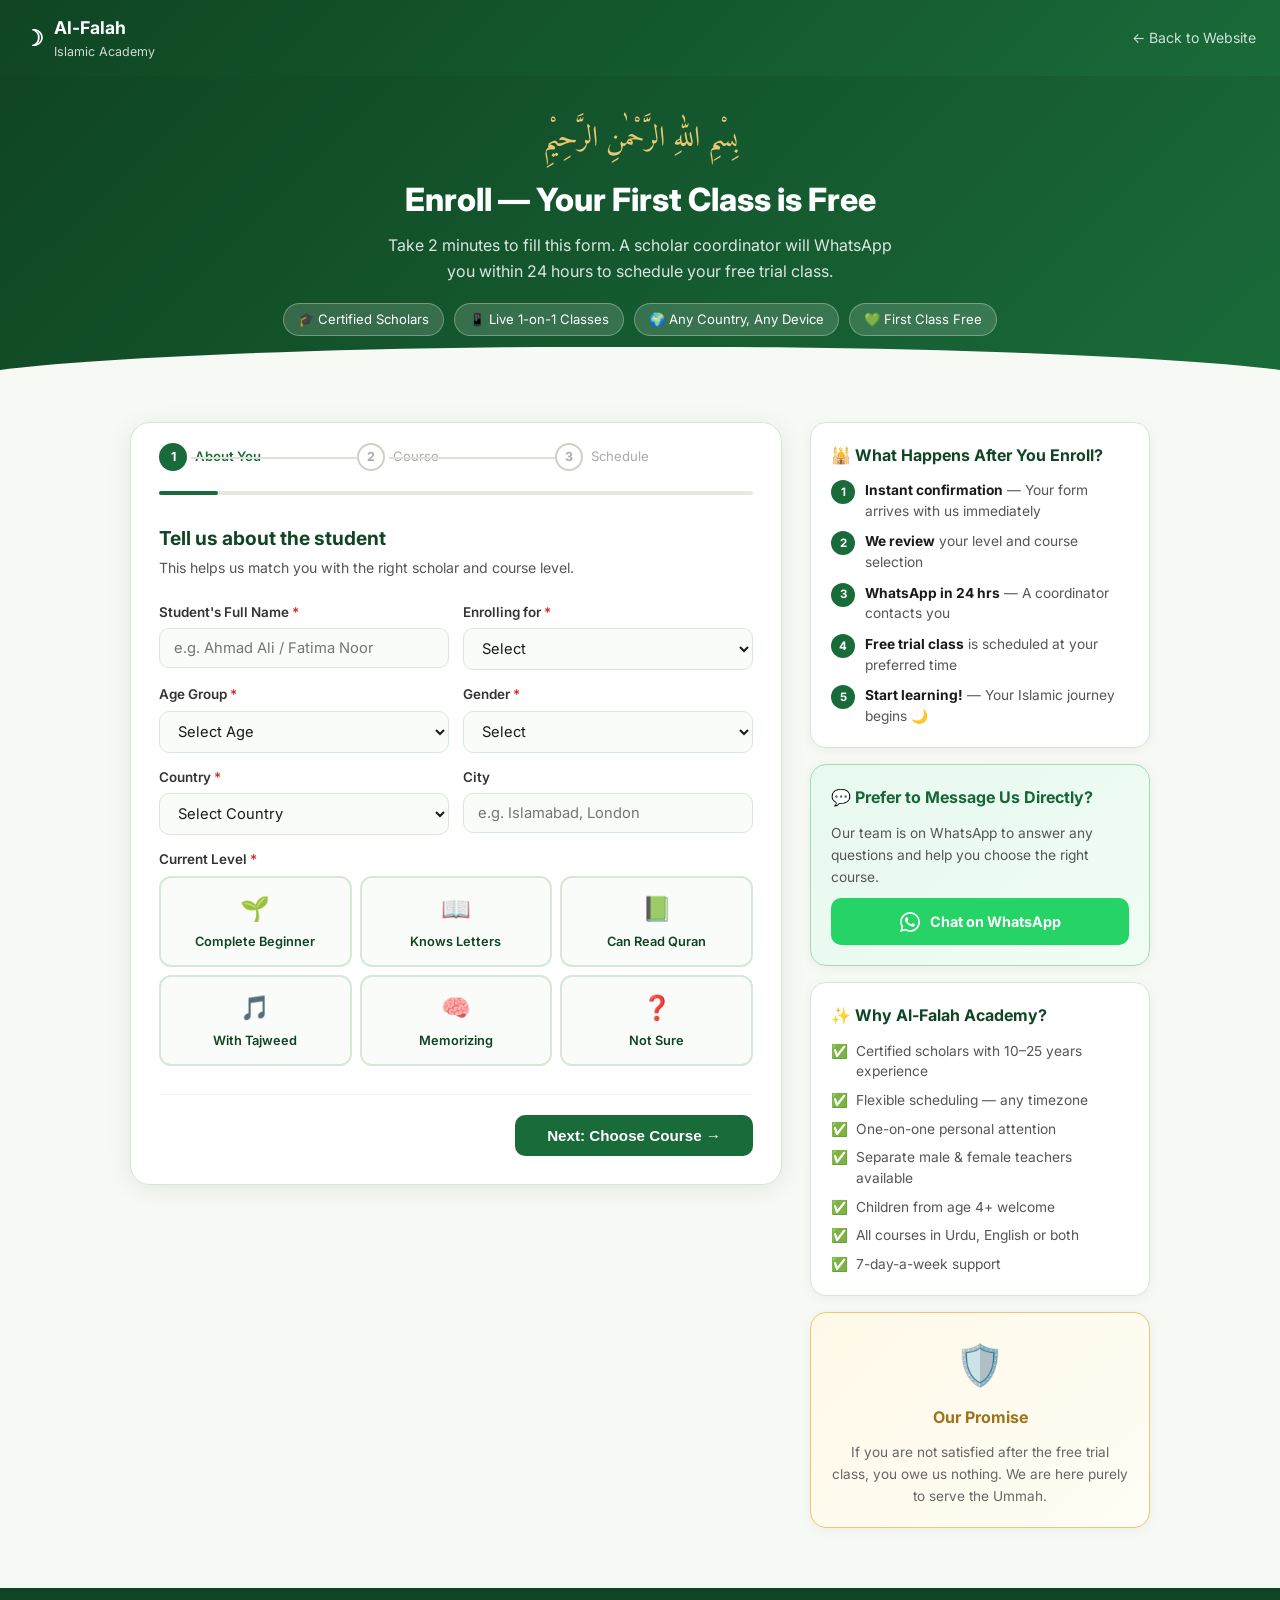
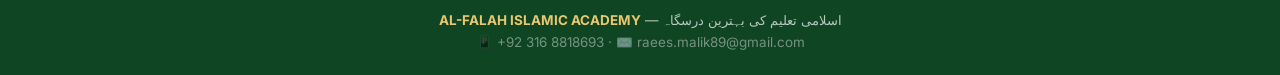
<file: noor-academy/enroll.html>
<!DOCTYPE html>
<html lang="en">
<head>
<meta charset="UTF-8">
<meta name="viewport" content="width=device-width, initial-scale=1.0">
<title>Enroll Free — Al-Falah Islamic Academy</title>
<meta name="description" content="Enroll in Al-Falah Islamic Academy — free trial class. Learn Quran, Tajweed, Hadith and Arabic with certified scholars online.">
<link rel="preconnect" href="https://fonts.googleapis.com">
<link href="https://fonts.googleapis.com/css2?family=Inter:wght@400;500;600;700;800&family=Amiri:wght@400;700&family=Noto+Nastaliq+Urdu:wght@500;700&display=swap" rel="stylesheet">
<style>
:root {
  --green:      #1a6b3a;
  --green-dark: #0f4523;
  --green-mid:  #2d8a50;
  --green-lt:   #e8f5ee;
  --gold:       #c8972a;
  --gold-dark:  #9e731a;
  --gold-lt:    #fef8e8;
  --gold-border:#e8c870;
  --red:        #dc2626;
  --bg:         #f7f9f5;
  --white:      #ffffff;
  --text:       #1a1a1a;
  --text-sm:    #555;
  --border:     #d4e8d4;
  --shadow:     0 4px 24px rgba(0,0,0,0.08);
  --radius:     14px;
}
*, *::before, *::after { box-sizing: border-box; margin: 0; padding: 0; }
html { scroll-behavior: smooth; }
body { font-family: 'Inter', sans-serif; background: var(--bg); color: var(--text); line-height: 1.6; min-height: 100vh; }
a { text-decoration: none; color: inherit; }

/* ── HEADER ── */
.site-header {
  background: linear-gradient(135deg, var(--green-dark) 0%, var(--green) 100%);
  padding: 14px 24px;
  display: flex;
  align-items: center;
  justify-content: space-between;
}
.logo { display: flex; align-items: center; gap: 10px; color: #fff; font-weight: 700; font-size: 1.1rem; }
.logo-crescent { font-size: 1.4rem; }
.logo-sub { font-size: 0.78rem; font-weight: 400; opacity: 0.8; display: block; }
.header-back { color: rgba(255,255,255,0.8); font-size: 0.88rem; display: flex; align-items: center; gap: 6px; transition: color 0.2s; }
.header-back:hover { color: #fff; }

/* ── HERO STRIP ── */
.hero-strip {
  background: linear-gradient(135deg, var(--green-dark), var(--green));
  color: #fff;
  text-align: center;
  padding: 40px 24px 50px;
  position: relative;
  overflow: hidden;
}
.hero-strip::after {
  content: '';
  position: absolute;
  bottom: -1px; left: 0; right: 0;
  height: 40px;
  background: var(--bg);
  clip-path: ellipse(55% 100% at 50% 100%);
}
.hero-bismillah { font-family: 'Amiri', serif; font-size: 1.8rem; color: var(--gold-border); margin-bottom: 12px; }
.hero-title { font-size: 2rem; font-weight: 800; margin-bottom: 8px; }
.hero-sub { font-size: 1rem; opacity: 0.85; max-width: 520px; margin: 0 auto 18px; }
.hero-badges { display: flex; gap: 10px; justify-content: center; flex-wrap: wrap; }
.hbadge { background: rgba(255,255,255,0.15); border: 1px solid rgba(255,255,255,0.3); border-radius: 20px; padding: 5px 14px; font-size: 0.82rem; }

/* ── MAIN LAYOUT ── */
.main-wrap { max-width: 1060px; margin: 0 auto; padding: 36px 20px 60px; display: grid; grid-template-columns: 1fr 340px; gap: 28px; }
@media (max-width: 860px) { .main-wrap { grid-template-columns: 1fr; } .side-col { order: -1; } }

/* ── FORM CARD ── */
.form-card {
  background: var(--white);
  border-radius: 20px;
  border: 1.5px solid var(--border);
  box-shadow: var(--shadow);
  overflow: hidden;
}

/* PROGRESS BAR */
.progress-header { padding: 20px 28px 0; }
.progress-steps { display: flex; align-items: center; gap: 0; margin-bottom: 20px; }
.pstep {
  display: flex; align-items: center; gap: 8px; font-size: 0.82rem;
  color: #aaa; flex: 1; position: relative;
}
.pstep::after {
  content: ''; position: absolute; left: 32px; right: 0; height: 2px;
  background: #e0e0d8; top: 14px; z-index: 0;
}
.pstep:last-child::after { display: none; }
.pstep.active { color: var(--green); font-weight: 600; }
.pstep.done { color: var(--green-mid); }
.pstep-num {
  width: 28px; height: 28px; border-radius: 50%; border: 2px solid #d0d0c8;
  display: flex; align-items: center; justify-content: center;
  font-size: 0.78rem; font-weight: 700; background: #fff; z-index: 1; flex-shrink: 0;
}
.pstep.active .pstep-num { border-color: var(--green); background: var(--green); color: #fff; }
.pstep.done .pstep-num { border-color: var(--green-mid); background: var(--green-mid); color: #fff; }
.progress-bar-track { height: 4px; background: #e8e8e0; border-radius: 4px; margin-bottom: 4px; }
.progress-bar-fill { height: 100%; background: var(--green); border-radius: 4px; transition: width 0.4s ease; }

/* STEP PANELS */
.step-panel { display: none; padding: 24px 28px 28px; animation: fadeIn 0.3s ease; }
.step-panel.active { display: block; }
@keyframes fadeIn { from { opacity: 0; transform: translateY(8px); } to { opacity: 1; transform: translateY(0); } }
.step-title { font-size: 1.2rem; font-weight: 700; color: var(--green-dark); margin-bottom: 4px; }
.step-desc { font-size: 0.88rem; color: var(--text-sm); margin-bottom: 22px; }

/* FORM ELEMENTS */
.form-row { display: grid; grid-template-columns: 1fr 1fr; gap: 14px; }
@media (max-width: 540px) { .form-row { grid-template-columns: 1fr; } }
.form-group { display: flex; flex-direction: column; gap: 5px; margin-bottom: 14px; }
.form-group label { font-size: 0.84rem; font-weight: 600; color: #333; }
.req { color: var(--red); }
.form-group input,
.form-group select,
.form-group textarea {
  border: 1.5px solid #d8e8d8;
  border-radius: 10px;
  padding: 10px 14px;
  font-size: 0.92rem;
  font-family: 'Inter', sans-serif;
  color: var(--text);
  background: #fafcfa;
  transition: border-color 0.2s, box-shadow 0.2s;
  outline: none;
}
.form-group input:focus,
.form-group select:focus,
.form-group textarea:focus {
  border-color: var(--green);
  box-shadow: 0 0 0 3px rgba(26,107,58,0.1);
  background: #fff;
}
.form-group input.error, .form-group select.error { border-color: var(--red); }
.field-error { font-size: 0.76rem; color: var(--red); margin-top: 3px; display: none; }
.field-error.show { display: block; }
.form-group textarea { resize: vertical; min-height: 80px; }

/* COURSE SELECTOR CARDS */
.course-grid { display: grid; grid-template-columns: 1fr 1fr; gap: 10px; margin-bottom: 14px; }
@media (max-width: 480px) { .course-grid { grid-template-columns: 1fr; } }
.course-opt { display: none; }
.course-label {
  display: flex; align-items: flex-start; gap: 10px;
  border: 2px solid #d8e8d8; border-radius: 12px; padding: 12px 14px;
  cursor: pointer; transition: all 0.18s; background: #fafcfa;
}
.course-label:hover { border-color: var(--green-mid); background: var(--green-lt); }
.course-opt:checked + .course-label { border-color: var(--green); background: var(--green-lt); }
.course-icon { font-size: 1.4rem; flex-shrink: 0; margin-top: 1px; }
.course-name { font-size: 0.88rem; font-weight: 600; color: var(--green-dark); }
.course-desc { font-size: 0.76rem; color: var(--text-sm); margin-top: 2px; line-height: 1.4; }

/* SCHEDULE CHIPS */
.chip-row { display: flex; flex-wrap: wrap; gap: 8px; margin-bottom: 14px; }
.chip-opt { display: none; }
.chip-label {
  padding: 7px 16px; border-radius: 20px; border: 1.5px solid #d8e8d8;
  font-size: 0.83rem; cursor: pointer; font-weight: 500; transition: all 0.15s;
  background: #fafcfa;
}
.chip-label:hover { border-color: var(--green-mid); background: var(--green-lt); }
.chip-opt:checked + .chip-label { border-color: var(--green); background: var(--green); color: #fff; }

/* LEVEL RADIO CARDS */
.level-grid { display: grid; grid-template-columns: repeat(3, 1fr); gap: 8px; margin-bottom: 14px; }
@media (max-width: 480px) { .level-grid { grid-template-columns: 1fr 1fr; } }
.level-opt { display: none; }
.level-label {
  display: flex; flex-direction: column; align-items: center; gap: 4px;
  border: 2px solid #d8e8d8; border-radius: 12px; padding: 12px 8px;
  cursor: pointer; transition: all 0.18s; background: #fafcfa; text-align: center;
}
.level-label:hover { border-color: var(--green-mid); background: var(--green-lt); }
.level-opt:checked + .level-label { border-color: var(--green); background: var(--green-lt); }
.level-icon { font-size: 1.5rem; }
.level-name { font-size: 0.8rem; font-weight: 600; color: var(--green-dark); }

/* SECTION DIVIDER */
.form-divider { font-size: 0.78rem; font-weight: 700; color: var(--green); background: var(--green-lt); border-radius: 6px; padding: 5px 12px; display: inline-block; margin-bottom: 14px; }

/* STEP NAV BUTTONS */
.step-nav { display: flex; justify-content: space-between; align-items: center; margin-top: 8px; padding-top: 20px; border-top: 1px solid #eef3ea; }
.btn-prev { background: transparent; border: 1.5px solid var(--border); color: var(--text-sm); padding: 11px 24px; border-radius: 10px; font-size: 0.9rem; font-weight: 600; cursor: pointer; transition: all 0.2s; }
.btn-prev:hover { border-color: var(--green); color: var(--green); }
.btn-next { background: var(--green); color: #fff; border: none; padding: 12px 32px; border-radius: 10px; font-size: 0.95rem; font-weight: 700; cursor: pointer; transition: all 0.2s; }
.btn-next:hover { background: var(--green-dark); transform: translateY(-1px); }
.btn-submit { background: linear-gradient(135deg, var(--green-dark), var(--green)); color: #fff; border: none; padding: 14px 36px; border-radius: 12px; font-size: 1rem; font-weight: 700; cursor: pointer; transition: all 0.2s; width: 100%; margin-top: 4px; }
.btn-submit:hover { transform: translateY(-2px); box-shadow: 0 6px 20px rgba(26,107,58,0.35); }
.btn-submit:disabled { opacity: 0.6; cursor: not-allowed; transform: none; }

/* SUCCESS SCREEN */
.success-screen {
  display: none; padding: 48px 28px; text-align: center;
}
.success-screen.show { display: block; animation: fadeIn 0.4s ease; }
.success-icon { font-size: 5rem; margin-bottom: 16px; }
.success-title { font-size: 1.6rem; font-weight: 800; color: var(--green-dark); margin-bottom: 10px; }
.success-msg { font-size: 0.95rem; color: var(--text-sm); max-width: 420px; margin: 0 auto 24px; line-height: 1.7; }
.btn-wa-success {
  display: inline-flex; align-items: center; gap: 10px;
  background: #25d366; color: #fff; padding: 14px 28px; border-radius: 12px;
  font-size: 1rem; font-weight: 700; transition: all 0.2s;
}
.btn-wa-success:hover { background: #1da851; transform: translateY(-2px); }
.success-ref { font-size: 0.82rem; color: #aaa; margin-top: 12px; }

/* ── SIDEBAR ── */
.side-col { display: flex; flex-direction: column; gap: 16px; }
.side-card {
  background: var(--white); border-radius: 16px; border: 1.5px solid var(--border);
  padding: 20px; box-shadow: 0 2px 12px rgba(0,0,0,0.05);
}
.side-card h4 { font-size: 1rem; font-weight: 700; color: var(--green-dark); margin-bottom: 12px; }
.next-steps { display: flex; flex-direction: column; gap: 10px; }
.ns-item { display: flex; align-items: flex-start; gap: 10px; }
.ns-num { width: 24px; height: 24px; background: var(--green); color: #fff; border-radius: 50%; display: flex; align-items: center; justify-content: center; font-size: 0.72rem; font-weight: 700; flex-shrink: 0; }
.ns-text { font-size: 0.86rem; color: var(--text-sm); line-height: 1.5; }
.ns-text strong { color: var(--text); }
.wa-card { background: linear-gradient(135deg, #e8f9ef, #f0fdf4); border-color: #a3dbb7; }
.wa-card h4 { color: #166534; }
.btn-wa {
  display: flex; align-items: center; gap: 10px; justify-content: center;
  background: #25d366; color: #fff; padding: 12px; border-radius: 10px;
  font-weight: 700; font-size: 0.9rem; margin-top: 10px; transition: all 0.2s;
}
.btn-wa:hover { background: #1da851; }
.feature-list { list-style: none; display: flex; flex-direction: column; gap: 8px; }
.feature-list li { font-size: 0.86rem; color: var(--text-sm); display: flex; gap: 8px; line-height: 1.5; }
.feature-list li::before { content: '✅'; flex-shrink: 0; }
.guarantee-card { background: linear-gradient(135deg, var(--gold-lt), #fffef5); border-color: var(--gold-border); text-align: center; }
.guarantee-card .gi { font-size: 2.5rem; margin-bottom: 8px; }
.guarantee-card h4 { color: var(--gold-dark); }
.guarantee-card p { font-size: 0.85rem; color: #666; line-height: 1.6; }
.courses-mini { display: flex; flex-direction: column; gap: 8px; }
.cm-row { display: flex; align-items: center; gap: 10px; padding: 8px 10px; border-radius: 8px; background: var(--green-lt); }
.cm-icon { font-size: 1.1rem; }
.cm-name { font-size: 0.84rem; font-weight: 600; color: var(--green-dark); }
.cm-level { font-size: 0.74rem; color: var(--green-mid); }

/* ── FOOTER ── */
.site-footer {
  background: var(--green-dark); color: rgba(255,255,255,.7);
  text-align: center; padding: 22px; font-size: 0.84rem;
}
.site-footer strong { color: var(--gold-border); }

/* ── CHECKBOX ── */
.check-group { display: flex; align-items: flex-start; gap: 10px; margin-bottom: 14px; }
.check-group input[type=checkbox] { width: 18px; height: 18px; margin-top: 2px; accent-color: var(--green); flex-shrink: 0; }
.check-group label { font-size: 0.85rem; color: var(--text-sm); line-height: 1.5; cursor: pointer; }

/* ── PHONE INPUT ── */
.phone-wrap { display: flex; gap: 0; }
.phone-code { border: 1.5px solid #d8e8d8; border-right: none; border-radius: 10px 0 0 10px; padding: 10px 12px; font-size: 0.88rem; color: #444; background: #f0f5f0; min-width: 66px; }
.phone-wrap input { border-radius: 0 10px 10px 0 !important; }

/* TOOLTIP HINT */
.field-hint { font-size: 0.74rem; color: #999; margin-top: 2px; }

/* Spinner */
.spinner { display: inline-block; width: 16px; height: 16px; border: 2px solid rgba(255,255,255,0.4); border-top-color: #fff; border-radius: 50%; animation: spin 0.7s linear infinite; vertical-align: middle; margin-left: 8px; }
@keyframes spin { to { transform: rotate(360deg); } }
</style>
</head>
<body>

<!-- HEADER -->
<header class="site-header">
  <div class="logo">
    <span class="logo-crescent">☽</span>
    <span>Al-Falah <span class="logo-sub">Islamic Academy</span></span>
  </div>
  <a href="index.html" class="header-back">← Back to Website</a>
</header>

<!-- HERO -->
<div class="hero-strip">
  <div class="hero-bismillah">بِسْمِ اللهِ الرَّحْمٰنِ الرَّحِيْمِ</div>
  <h1 class="hero-title">Enroll — Your First Class is Free</h1>
  <p class="hero-sub">Take 2 minutes to fill this form. A scholar coordinator will WhatsApp you within 24 hours to schedule your free trial class.</p>
  <div class="hero-badges">
    <span class="hbadge">🎓 Certified Scholars</span>
    <span class="hbadge">📱 Live 1-on-1 Classes</span>
    <span class="hbadge">🌍 Any Country, Any Device</span>
    <span class="hbadge">💚 First Class Free</span>
  </div>
</div>

<!-- MAIN -->
<div class="main-wrap">

  <!-- FORM COLUMN -->
  <div>
    <div class="form-card" id="formCard">

      <!-- PROGRESS -->
      <div class="progress-header">
        <div class="progress-steps">
          <div class="pstep active" id="ps1">
            <div class="pstep-num">1</div>
            <span>About You</span>
          </div>
          <div class="pstep" id="ps2">
            <div class="pstep-num">2</div>
            <span>Course</span>
          </div>
          <div class="pstep" id="ps3">
            <div class="pstep-num">3</div>
            <span>Schedule</span>
          </div>
        </div>
        <div class="progress-bar-track">
          <div class="progress-bar-fill" id="progBar" style="width:10%"></div>
        </div>
      </div>

      <!-- ══ STEP 1: About You ══ -->
      <div class="step-panel active" id="step1">
        <div class="step-title">Tell us about the student</div>
        <div class="step-desc">This helps us match you with the right scholar and course level.</div>

        <div class="form-row">
          <div class="form-group">
            <label>Student's Full Name <span class="req">*</span></label>
            <input type="text" id="f_name" placeholder="e.g. Ahmad Ali / Fatima Noor" />
            <span class="field-error" id="e_name">Please enter the student's name</span>
          </div>
          <div class="form-group">
            <label>Enrolling for <span class="req">*</span></label>
            <select id="f_for">
              <option value="">Select</option>
              <option value="Myself (Adult)">Myself (Adult)</option>
              <option value="My Child">My Child</option>
              <option value="Multiple Children (Family)">Multiple Children (Family)</option>
            </select>
            <span class="field-error" id="e_for">Please select</span>
          </div>
        </div>

        <div class="form-row">
          <div class="form-group">
            <label>Age Group <span class="req">*</span></label>
            <select id="f_age">
              <option value="">Select Age</option>
              <option>4–6 years</option>
              <option>7–10 years</option>
              <option>11–15 years</option>
              <option>16–20 years</option>
              <option>21–35 years</option>
              <option>36–55 years</option>
              <option>55+ years</option>
            </select>
            <span class="field-error" id="e_age">Please select age group</span>
          </div>
          <div class="form-group">
            <label>Gender <span class="req">*</span></label>
            <select id="f_gender">
              <option value="">Select</option>
              <option>Male</option>
              <option>Female</option>
            </select>
            <span class="field-error" id="e_gender">Please select gender</span>
          </div>
        </div>

        <div class="form-row">
          <div class="form-group">
            <label>Country <span class="req">*</span></label>
            <select id="f_country">
              <option value="">Select Country</option>
              <option>Pakistan</option>
              <option>United Kingdom</option>
              <option>United States</option>
              <option>Canada</option>
              <option>Australia</option>
              <option>United Arab Emirates</option>
              <option>Saudi Arabia</option>
              <option>Germany</option>
              <option>France</option>
              <option>Malaysia</option>
              <option>Bangladesh</option>
              <option>India</option>
              <option>Other</option>
            </select>
            <span class="field-error" id="e_country">Please select country</span>
          </div>
          <div class="form-group">
            <label>City</label>
            <input type="text" id="f_city" placeholder="e.g. Islamabad, London" />
          </div>
        </div>

        <div class="form-group">
          <label>Current Level <span class="req">*</span></label>
          <div class="level-grid">
            <input type="radio" name="level" id="lv1" value="Complete Beginner — Never read Arabic" class="level-opt">
            <label for="lv1" class="level-label"><span class="level-icon">🌱</span><span class="level-name">Complete Beginner</span></label>

            <input type="radio" name="level" id="lv2" value="Can read basic Arabic letters" class="level-opt">
            <label for="lv2" class="level-label"><span class="level-icon">📖</span><span class="level-name">Knows Letters</span></label>

            <input type="radio" name="level" id="lv3" value="Can read Quran slowly (Nazra)" class="level-opt">
            <label for="lv3" class="level-label"><span class="level-icon">📗</span><span class="level-name">Can Read Quran</span></label>

            <input type="radio" name="level" id="lv4" value="Reads with Tajweed" class="level-opt">
            <label for="lv4" class="level-label"><span class="level-icon">🎵</span><span class="level-name">With Tajweed</span></label>

            <input type="radio" name="level" id="lv5" value="Hifz in progress" class="level-opt">
            <label for="lv5" class="level-label"><span class="level-icon">🧠</span><span class="level-name">Memorizing</span></label>

            <input type="radio" name="level" id="lv6" value="Not sure — need guidance" class="level-opt">
            <label for="lv6" class="level-label"><span class="level-icon">❓</span><span class="level-name">Not Sure</span></label>
          </div>
          <span class="field-error" id="e_level">Please select a level</span>
        </div>

        <div class="step-nav">
          <div></div>
          <button class="btn-next" onclick="goStep(2)">Next: Choose Course →</button>
        </div>
      </div>

      <!-- ══ STEP 2: Course ══ -->
      <div class="step-panel" id="step2">
        <div class="step-title">Which course interests you?</div>
        <div class="step-desc">You can discuss this further with your scholar — we'll guide you to the perfect course.</div>

        <div class="course-grid">
          <div>
            <input type="radio" name="course" id="c1" value="Quran Recitation (Nazra) — Read fluently with correct pronunciation" class="course-opt">
            <label for="c1" class="course-label">
              <span class="course-icon">📖</span>
              <div><div class="course-name">Quran Recitation</div><div class="course-desc">Read Quran fluently — for beginners and improvers</div></div>
            </label>
          </div>
          <div>
            <input type="radio" name="course" id="c2" value="Tajweed — Quran recitation with correct pronunciation rules" class="course-opt">
            <label for="c2" class="course-label">
              <span class="course-icon">🎵</span>
              <div><div class="course-name">Tajweed</div><div class="course-desc">Correct pronunciation rules of the Quran</div></div>
            </label>
          </div>
          <div>
            <input type="radio" name="course" id="c3" value="Quran Memorization (Hifz) — Full or partial memorization" class="course-opt">
            <label for="c3" class="course-label">
              <span class="course-icon">🧠</span>
              <div><div class="course-name">Hifz (Memorization)</div><div class="course-desc">Full or partial Quran memorization</div></div>
            </label>
          </div>
          <div>
            <input type="radio" name="course" id="c4" value="Hadith Studies — 40 Nawawi / Riyadh us-Saliheen" class="course-opt">
            <label for="c4" class="course-label">
              <span class="course-icon">📚</span>
              <div><div class="course-name">Hadith Studies</div><div class="course-desc">40 Nawawi / Riyadh us-Saliheen</div></div>
            </label>
          </div>
          <div>
            <input type="radio" name="course" id="c5" value="Arabic Language — Beginner to Intermediate" class="course-opt">
            <label for="c5" class="course-label">
              <span class="course-icon">🌍</span>
              <div><div class="course-name">Arabic Language</div><div class="course-desc">Understand the Quran in its own language</div></div>
            </label>
          </div>
          <div>
            <input type="radio" name="course" id="c6" value="Islamic Studies — Aqeedah, Fiqh, Seerah" class="course-opt">
            <label for="c6" class="course-label">
              <span class="course-icon">🕌</span>
              <div><div class="course-name">Islamic Studies</div><div class="course-desc">Aqeedah, Fiqh, Seerah, and more</div></div>
            </label>
          </div>
          <div>
            <input type="radio" name="course" id="c7" value="Noorani Qaida — Learn to read Arabic from scratch" class="course-opt">
            <label for="c7" class="course-label">
              <span class="course-icon">✏️</span>
              <div><div class="course-name">Noorani Qaida</div><div class="course-desc">Start from absolute zero — Arabic letters</div></div>
            </label>
          </div>
          <div>
            <input type="radio" name="course" id="c8" value="Help me choose — Not sure yet" class="course-opt">
            <label for="c8" class="course-label">
              <span class="course-icon">💬</span>
              <div><div class="course-name">Help Me Choose</div><div class="course-desc">We'll recommend the right course for you</div></div>
            </label>
          </div>
        </div>
        <span class="field-error" id="e_course">Please select a course</span>

        <div class="form-row" style="margin-top:8px">
          <div class="form-group">
            <label>Language of Instruction <span class="req">*</span></label>
            <select id="f_lang">
              <option value="">Select</option>
              <option>Urdu</option>
              <option>English</option>
              <option>English + Urdu</option>
              <option>Arabic</option>
            </select>
            <span class="field-error" id="e_lang">Please select language</span>
          </div>
          <div class="form-group">
            <label>Teacher Gender Preference</label>
            <select id="f_tgender">
              <option value="No Preference">No Preference</option>
              <option value="Male Teacher">Male Teacher</option>
              <option value="Female Teacher (Sister)">Female Teacher (Sister)</option>
            </select>
          </div>
        </div>

        <div class="step-nav">
          <button class="btn-prev" onclick="goStep(1)">← Back</button>
          <button class="btn-next" onclick="goStep(3)">Next: Schedule & Contact →</button>
        </div>
      </div>

      <!-- ══ STEP 3: Schedule & Contact ══ -->
      <div class="step-panel" id="step3">
        <div class="step-title">Schedule & Contact</div>
        <div class="step-desc">Tell us when you're available — we'll match a scholar around your timezone.</div>

        <div class="form-divider">🕐 Preferred Class Time</div>
        <div class="chip-row">
          <input type="radio" name="time" id="t1" value="Morning (6am–12pm)" class="chip-opt">
          <label for="t1" class="chip-label">🌅 Morning (6am–12pm)</label>

          <input type="radio" name="time" id="t2" value="Afternoon (12pm–5pm)" class="chip-opt">
          <label for="t2" class="chip-label">☀️ Afternoon (12pm–5pm)</label>

          <input type="radio" name="time" id="t3" value="Evening (5pm–9pm)" class="chip-opt">
          <label for="t3" class="chip-label">🌆 Evening (5pm–9pm)</label>

          <input type="radio" name="time" id="t4" value="Night (9pm–12am)" class="chip-opt">
          <label for="t4" class="chip-label">🌙 Night (9pm–12am)</label>

          <input type="radio" name="time" id="t5" value="Flexible — Any Time" class="chip-opt">
          <label for="t5" class="chip-label">⚡ Flexible</label>
        </div>
        <span class="field-error" id="e_time">Please select a preferred time</span>

        <div class="form-divider">📅 Classes per Week</div>
        <div class="chip-row">
          <input type="radio" name="freq" id="fr1" value="Daily (5 days)" class="chip-opt">
          <label for="fr1" class="chip-label">Daily (5 days)</label>

          <input type="radio" name="freq" id="fr2" value="3 times a week" class="chip-opt">
          <label for="fr2" class="chip-label">3× a week</label>

          <input type="radio" name="freq" id="fr3" value="2 times a week" class="chip-opt">
          <label for="fr3" class="chip-label">2× a week</label>

          <input type="radio" name="freq" id="fr4" value="Once a week" class="chip-opt">
          <label for="fr4" class="chip-label">Once a week</label>
        </div>

        <div class="form-divider">📱 Contact Details</div>
        <div class="form-row">
          <div class="form-group">
            <label>WhatsApp Number <span class="req">*</span></label>
            <div class="phone-wrap">
              <span class="phone-code">🇵🇰 +92</span>
              <input type="tel" id="f_phone" placeholder="3XX XXXXXXX" style="border-radius:0 10px 10px 0 !important" />
            </div>
            <span class="field-hint">We'll send you a WhatsApp message to confirm</span>
            <span class="field-error" id="e_phone">Please enter your WhatsApp number</span>
          </div>
          <div class="form-group">
            <label>Email Address</label>
            <input type="email" id="f_email" placeholder="your@email.com (optional)" />
          </div>
        </div>

        <div class="form-group">
          <label>Parent / Guardian Name <span style="color:#999;font-weight:400">(if enrolling a child)</span></label>
          <input type="text" id="f_parent" placeholder="Parent or Guardian's name" />
        </div>

        <div class="form-group">
          <label>Any additional notes or questions?</label>
          <textarea id="f_notes" rows="3" placeholder="e.g. My child is 8 years old and wants to start memorizing Quran. We're available after school..."></textarea>
        </div>

        <div class="check-group">
          <input type="checkbox" id="f_agree" />
          <label for="f_agree">I confirm I want to enroll at <strong>Al-Falah Islamic Academy</strong> and understand the first class is a free trial with no obligation.</label>
        </div>
        <span class="field-error" id="e_agree">Please confirm to proceed</span>

        <div class="step-nav">
          <button class="btn-prev" onclick="goStep(2)">← Back</button>
          <div></div>
        </div>
        <button class="btn-submit" id="btnSubmit" onclick="submitForm()">
          📖 Submit Enrollment — First Class Free
        </button>
      </div>

      <!-- SUCCESS SCREEN -->
      <div class="success-screen" id="successScreen">
        <div class="success-icon">✅</div>
        <h2 class="success-title">JazakAllahu Khayran!</h2>
        <p class="success-msg">Your enrollment request has been received. A scholar coordinator will contact you on <strong>WhatsApp within 24 hours</strong> to schedule your free trial class. <br><br>May Allah make this learning journey easy and blessed for you. <strong>آمین</strong></p>
        <a href="#" id="waConfirmBtn" class="btn-wa-success" target="_blank">
          💬 Send us a WhatsApp Message Now
        </a>
        <p class="success-ref" id="refNum"></p>
        <p style="margin-top:20px"><a href="index.html" style="color:var(--green);font-weight:600;">← Return to Al-Falah Academy Website</a></p>
      </div>

    </div><!-- end form-card -->
  </div>

  <!-- SIDEBAR COLUMN -->
  <aside class="side-col">

    <div class="side-card">
      <h4>🕌 What Happens After You Enroll?</h4>
      <div class="next-steps">
        <div class="ns-item"><div class="ns-num">1</div><div class="ns-text"><strong>Instant confirmation</strong> — Your form arrives with us immediately</div></div>
        <div class="ns-item"><div class="ns-num">2</div><div class="ns-text"><strong>We review</strong> your level and course selection</div></div>
        <div class="ns-item"><div class="ns-num">3</div><div class="ns-text"><strong>WhatsApp in 24 hrs</strong> — A coordinator contacts you</div></div>
        <div class="ns-item"><div class="ns-num">4</div><div class="ns-text"><strong>Free trial class</strong> is scheduled at your preferred time</div></div>
        <div class="ns-item"><div class="ns-num">5</div><div class="ns-text"><strong>Start learning!</strong> — Your Islamic journey begins 🌙</div></div>
      </div>
    </div>

    <div class="side-card wa-card">
      <h4>💬 Prefer to Message Us Directly?</h4>
      <p style="font-size:0.86rem;color:#555">Our team is on WhatsApp to answer any questions and help you choose the right course.</p>
      <a href="https://wa.me/923168818693?text=Assalamu%20Alaikum%2C%20I%20want%20to%20enroll%20at%20Al-Falah%20Islamic%20Academy" target="_blank" class="btn-wa">
        <svg width="20" height="20" viewBox="0 0 24 24" fill="currentColor"><path d="M17.472 14.382c-.297-.149-1.758-.867-2.03-.967-.273-.099-.471-.148-.67.15-.197.297-.767.966-.94 1.164-.173.199-.347.223-.644.075-.297-.15-1.255-.463-2.39-1.475-.883-.788-1.48-1.761-1.653-2.059-.173-.297-.018-.458.13-.606.134-.133.298-.347.446-.52.149-.174.198-.298.298-.497.099-.198.05-.371-.025-.52-.075-.149-.669-1.612-.916-2.207-.242-.579-.487-.5-.669-.51-.173-.008-.371-.01-.57-.01-.198 0-.52.074-.792.372-.272.297-1.04 1.016-1.04 2.479 0 1.462 1.065 2.875 1.213 3.074.149.198 2.096 3.2 5.077 4.487.709.306 1.262.489 1.694.625.712.227 1.36.195 1.871.118.571-.085 1.758-.719 2.006-1.413.248-.694.248-1.289.173-1.413-.074-.124-.272-.198-.57-.347m-5.421 7.403h-.004a9.87 9.87 0 01-5.031-1.378l-.361-.214-3.741.982.998-3.648-.235-.374a9.86 9.86 0 01-1.51-5.26c.001-5.45 4.436-9.884 9.888-9.884 2.64 0 5.122 1.03 6.988 2.898a9.825 9.825 0 012.893 6.994c-.003 5.45-4.437 9.884-9.885 9.884m8.413-18.297A11.815 11.815 0 0012.05 0C5.495 0 .16 5.335.157 11.892c0 2.096.547 4.142 1.588 5.945L.057 24l6.305-1.654a11.882 11.882 0 005.683 1.448h.005c6.554 0 11.89-5.335 11.893-11.893a11.821 11.821 0 00-3.48-8.413z"/></svg>
        Chat on WhatsApp
      </a>
    </div>

    <div class="side-card">
      <h4>✨ Why Al-Falah Academy?</h4>
      <ul class="feature-list">
        <li>Certified scholars with 10–25 years experience</li>
        <li>Flexible scheduling — any timezone</li>
        <li>One-on-one personal attention</li>
        <li>Separate male &amp; female teachers available</li>
        <li>Children from age 4+ welcome</li>
        <li>All courses in Urdu, English or both</li>
        <li>7-day-a-week support</li>
      </ul>
    </div>

    <div class="side-card guarantee-card">
      <div class="gi">🛡️</div>
      <h4>Our Promise</h4>
      <p>If you are not satisfied after the free trial class, you owe us nothing. We are here purely to serve the Ummah.</p>
    </div>

  </aside>

</div><!-- end main-wrap -->

<footer class="site-footer">
  <strong>AL-FALAH ISLAMIC ACADEMY</strong> — اسلامی تعلیم کی بہترین درسگاہ<br>
  <span style="opacity:.6">📱 +92 316 8818693 · ✉️ raees.malik89@gmail.com</span>
</footer>

<script>
// ── STEP MANAGEMENT ──────────────────────────────────────────────────
let currentStep = 1;

function updateProgress(step) {
  const pct = step === 1 ? 10 : step === 2 ? 45 : 85;
  document.getElementById('progBar').style.width = pct + '%';
  [1,2,3].forEach(i => {
    const el = document.getElementById('ps' + i);
    el.classList.remove('active','done');
    if (i === step) el.classList.add('active');
    else if (i < step) el.classList.add('done');
  });
}

function goStep(n) {
  if (n > currentStep && !validateStep(currentStep)) return;
  document.getElementById('step' + currentStep).classList.remove('active');
  currentStep = n;
  document.getElementById('step' + n).classList.add('active');
  updateProgress(n);
  document.getElementById('formCard').scrollIntoView({ behavior: 'smooth', block: 'start' });
}

// ── VALIDATION ───────────────────────────────────────────────────────
function setErr(id, show) {
  const el = document.getElementById('e_' + id);
  if (el) el.classList.toggle('show', show);
}
function reqVal(id) {
  const el = document.getElementById('f_' + id);
  if (!el) return true;
  return el.value.trim() !== '';
}
function radioVal(name) {
  return !!document.querySelector(`input[name="${name}"]:checked`);
}

function validateStep(step) {
  let ok = true;
  if (step === 1) {
    ['name','for','age','gender','country'].forEach(f => {
      const v = !reqVal(f); setErr(f, v); if (v) ok = false;
    });
    if (!radioVal('level')) { setErr('level', true); ok = false; }
    else setErr('level', false);
  }
  if (step === 2) {
    if (!radioVal('course')) { setErr('course', true); ok = false; }
    else setErr('course', false);
    if (!reqVal('lang')) { setErr('lang', true); ok = false; }
    else setErr('lang', false);
  }
  if (step === 3) {
    if (!radioVal('time')) { setErr('time', true); ok = false; }
    else setErr('time', false);
    const ph = document.getElementById('f_phone').value.trim();
    if (!ph) { setErr('phone', true); ok = false; }
    else setErr('phone', false);
    if (!document.getElementById('f_agree').checked) { setErr('agree', true); ok = false; }
    else setErr('agree', false);
  }
  return ok;
}

// ── FORM SUBMIT ──────────────────────────────────────────────────────
function submitForm() {
  if (!validateStep(3)) return;

  const btn = document.getElementById('btnSubmit');
  btn.disabled = true;
  btn.innerHTML = 'Submitting<span class="spinner"></span>';

  // Gather all data
  const data = {
    name:      document.getElementById('f_name').value.trim(),
    enrollFor: document.getElementById('f_for').value,
    age:       document.getElementById('f_age').value,
    gender:    document.getElementById('f_gender').value,
    country:   document.getElementById('f_country').value,
    city:      document.getElementById('f_city').value.trim(),
    level:     (document.querySelector('input[name="level"]:checked') || {}).value || '',
    course:    (document.querySelector('input[name="course"]:checked') || {}).value || '',
    lang:      document.getElementById('f_lang').value,
    tgender:   document.getElementById('f_tgender').value,
    time:      (document.querySelector('input[name="time"]:checked') || {}).value || '',
    freq:      (document.querySelector('input[name="freq"]:checked') || {}).value || '',
    phone:     '+92' + document.getElementById('f_phone').value.trim().replace(/\s/g,''),
    email:     document.getElementById('f_email').value.trim(),
    parent:    document.getElementById('f_parent').value.trim(),
    notes:     document.getElementById('f_notes').value.trim()
  };

  // Build WhatsApp message
  const waMsg = encodeURIComponent(
`Assalamu Alaikum! New Enrollment Request 🌙

👤 Student: ${data.name}
📋 Enrolling For: ${data.enrollFor}
🎂 Age Group: ${data.age}
⚧ Gender: ${data.gender}
🌍 Country: ${data.country}${data.city ? ', ' + data.city : ''}
📊 Current Level: ${data.level}

📚 Course Selected: ${data.course}
🗣 Language: ${data.lang}
👨‍🏫 Teacher Preference: ${data.tgender}

⏰ Preferred Time: ${data.time}
📅 Frequency: ${data.freq || 'Not specified'}
📱 WhatsApp: ${data.phone}
${data.email ? '📧 Email: ' + data.email : ''}
${data.parent ? '👨‍👩‍👦 Parent: ' + data.parent : ''}
${data.notes ? '📝 Notes: ' + data.notes : ''}

First trial class requested — Jazak Allah Khayran!`
  );

  const waLink = `https://wa.me/923168818693?text=${waMsg}`;

  // Send via FormSubmit.co (email delivery, no backend needed)
  const formData = new FormData();
  formData.append('_subject', `New Enrollment — Al-Falah Islamic Academy — ${data.name}`);
  formData.append('_captcha', 'false');
  formData.append('_template', 'table');
  Object.entries(data).forEach(([k,v]) => formData.append(k, v || '—'));

  fetch('https://formsubmit.co/raees.malik89@gmail.com', {
    method: 'POST',
    body: formData,
    headers: { 'Accept': 'application/json' }
  })
  .then(r => r.json())
  .catch(() => ({ success: 'true' }))  // show success even if formsubmit needs activation
  .finally(() => {
    // Generate ref number
    const ref = 'ALF-' + Date.now().toString(36).toUpperCase().slice(-6);

    // Show success
    document.querySelectorAll('.step-panel').forEach(p => p.classList.remove('active'));
    document.querySelector('.progress-header').style.display = 'none';
    document.getElementById('successScreen').classList.add('show');
    document.getElementById('waConfirmBtn').href = waLink;
    document.getElementById('refNum').textContent = 'Reference: ' + ref;

    // Auto-scroll to top of card
    document.getElementById('formCard').scrollIntoView({ behavior: 'smooth', block: 'start' });
  });
}

// ── CLEAR ERRORS ON INPUT ─────────────────────────────────────────────
document.querySelectorAll('input, select, textarea').forEach(el => {
  el.addEventListener('change', () => {
    const id = el.id ? el.id.replace('f_','') : '';
    if (id) setErr(id, false);
  });
});
document.querySelectorAll('input[type=radio]').forEach(el => {
  el.addEventListener('change', () => {
    setErr(el.name === 'level' ? 'level' : el.name === 'course' ? 'course' : el.name, false);
  });
});
</script>
</body>
</html>
</file>
<file: noor-academy/style.css>
/* ── RESET & BASE ─────────────────────────────────────────────────────── */
*, *::before, *::after { box-sizing: border-box; margin: 0; padding: 0; }
html { scroll-behavior: smooth; }
body { font-family: 'Inter', sans-serif; color: #1a1a1a; background: #fafaf8; line-height: 1.6; }
a { text-decoration: none; color: inherit; }
ul { list-style: none; }
img { max-width: 100%; }

/* ── VARIABLES ────────────────────────────────────────────────────────── */
:root {
  --green:     #1a6b3a;
  --green-dark:#145530;
  --green-mid: #2d9e5f;
  --green-lt:  #d4edda;
  --gold:      #c8972a;
  --gold-lt:   #fef3cd;
  --bg:        #fafaf8;
  --bg-lt:     #f3f3ee;
  --text:      #1a1a1a;
  --text-sm:   #555555;
  --border:    #e0e0d8;
  --shadow:    0 4px 24px rgba(0,0,0,0.08);
  --radius:    14px;
}

/* ── CONTAINER ────────────────────────────────────────────────────────── */
.container { max-width: 1200px; margin: 0 auto; padding: 0 24px; }

/* ── NAVBAR ───────────────────────────────────────────────────────────── */
.navbar {
  position: fixed; top: 0; left: 0; right: 0; z-index: 1000;
  background: rgba(26, 107, 58, 0.97);
  backdrop-filter: blur(12px);
  transition: box-shadow 0.3s;
}
.navbar.scrolled { box-shadow: 0 2px 20px rgba(0,0,0,0.2); }
.nav-inner {
  display: flex; align-items: center; gap: 32px;
  padding: 16px 0;
}
.logo { display: flex; align-items: center; gap: 10px; }
.logo-crescent { font-size: 26px; color: var(--gold); }
.logo-text { font-size: 22px; font-weight: 800; color: #fff; letter-spacing: -0.5px; }
.logo-sub { color: var(--gold); font-weight: 400; }
.nav-links { display: flex; align-items: center; gap: 8px; margin-left: auto; }
.nav-links a { color: rgba(255,255,255,0.9); font-size: 14px; font-weight: 500; padding: 8px 14px; border-radius: 8px; transition: all 0.2s; }
.nav-links a:hover { color: #fff; background: rgba(255,255,255,0.12); }
.nav-cta {
  background: var(--gold) !important; color: #1a1a1a !important;
  font-weight: 700 !important; padding: 8px 20px !important; border-radius: 24px !important;
}
.nav-cta:hover { background: #e8b84b !important; transform: translateY(-1px); }
.hamburger { display: none; background: none; border: none; color: #fff; font-size: 22px; cursor: pointer; margin-left: auto; }
.mobile-menu { display: none; flex-direction: column; padding: 12px 24px 16px; gap: 4px; }
.mobile-menu.open { display: flex; }
.mobile-menu a { color: rgba(255,255,255,0.9); padding: 10px 12px; font-size: 15px; border-radius: 8px; }
.mobile-menu a:hover { background: rgba(255,255,255,0.1); color: #fff; }

/* ── HERO ─────────────────────────────────────────────────────────────── */
.hero {
  position: relative; overflow: hidden;
  background: linear-gradient(150deg, #0d4a24 0%, #1a6b3a 50%, #145530 100%);
  padding: 140px 0 80px; min-height: 100vh; display: flex; align-items: center;
}
.hero::before {
  content: '';
  position: absolute; inset: 0;
  background: url("data:image/svg+xml,%3Csvg width='60' height='60' viewBox='0 0 60 60' xmlns='http://www.w3.org/2000/svg'%3E%3Cg fill='none' fill-rule='evenodd'%3E%3Cg fill='%23ffffff' fill-opacity='0.03'%3E%3Cpath d='M36 34v-4h-2v4h-4v2h4v4h2v-4h4v-2h-4zm0-30V0h-2v4h-4v2h4v4h2V6h4V4h-4zM6 34v-4H4v4H0v2h4v4h2v-4h4v-2H6zM6 4V0H4v4H0v2h4v4h2V6h4V4H6z'/%3E%3C/g%3E%3C/g%3E%3C/svg%3E");
}
.hero-inner { position: relative; z-index: 1; max-width: 800px; }
.hero-arabic {
  font-family: 'Amiri', serif; font-size: 28px; color: var(--gold);
  margin-bottom: 24px; direction: rtl; text-align: left;
}
.hero h1 { font-size: clamp(36px,5vw,64px); font-weight: 800; color: #fff; line-height: 1.15; margin-bottom: 20px; }
.hero h1 .highlight { color: var(--gold); }
.hero-sub { font-size: 18px; color: rgba(255,255,255,0.85); max-width: 600px; margin-bottom: 36px; line-height: 1.7; }
.hero-stats { display: flex; gap: 32px; margin-bottom: 40px; flex-wrap: wrap; }
.hero-stats .stat { text-align: center; }
.hero-stats .stat strong { display: block; font-size: 28px; font-weight: 800; color: var(--gold); }
.hero-stats .stat span { font-size: 13px; color: rgba(255,255,255,0.7); }
.hero-actions { display: flex; gap: 16px; flex-wrap: wrap; }
.btn-primary {
  background: var(--gold); color: #1a1a1a; font-size: 16px; font-weight: 700;
  padding: 16px 32px; border-radius: 50px; border: none; cursor: pointer;
  transition: all 0.2s; display: inline-block;
}
.btn-primary:hover { background: #e8b84b; transform: translateY(-2px); box-shadow: 0 8px 24px rgba(200,151,42,0.4); }
.btn-ghost {
  color: rgba(255,255,255,0.9); font-size: 16px; font-weight: 600;
  padding: 16px 32px; border-radius: 50px; border: 2px solid rgba(255,255,255,0.3);
  transition: all 0.2s; display: inline-block;
}
.btn-ghost:hover { border-color: rgba(255,255,255,0.7); color: #fff; background: rgba(255,255,255,0.08); }
.hero-wave { position: absolute; bottom: 0; left: 0; right: 0; }
.hero-wave svg { display: block; }

/* ── TICKER ───────────────────────────────────────────────────────────── */
.ticker-bar { background: var(--gold); overflow: hidden; padding: 10px 0; }
.ticker-track {
  display: flex; gap: 60px; white-space: nowrap;
  animation: ticker 30s linear infinite;
}
.ticker-track span { font-size: 13px; font-weight: 600; color: #1a1a1a; }
@keyframes ticker { from { transform: translateX(0); } to { transform: translateX(-50%); } }

/* ── SECTIONS ─────────────────────────────────────────────────────────── */
.section { padding: 80px 0; }
.bg-light { background: var(--bg-lt); }
.section-header { text-align: center; margin-bottom: 56px; }
.section-badge {
  display: inline-block; background: var(--green-lt); color: var(--green);
  font-size: 12px; font-weight: 700; padding: 6px 16px; border-radius: 20px;
  margin-bottom: 16px; text-transform: uppercase; letter-spacing: 1px;
}
.section-header h2 { font-size: clamp(28px,3vw,40px); font-weight: 800; color: #111; margin-bottom: 12px; }
.section-header p { font-size: 17px; color: var(--text-sm); max-width: 520px; margin: 0 auto; }

/* ── FEATURES ─────────────────────────────────────────────────────────── */
.features-grid { display: grid; grid-template-columns: repeat(3,1fr); gap: 24px; }
.feature-card {
  background: #fff; border-radius: var(--radius); padding: 32px 28px;
  border: 1px solid var(--border); transition: all 0.3s;
}
.feature-card:hover { transform: translateY(-4px); box-shadow: var(--shadow); border-color: var(--green-lt); }
.feature-icon { font-size: 36px; margin-bottom: 16px; }
.feature-card h3 { font-size: 18px; font-weight: 700; margin-bottom: 10px; color: #111; }
.feature-card p { font-size: 14px; color: var(--text-sm); line-height: 1.7; }

/* ── COURSES ──────────────────────────────────────────────────────────── */
.courses-grid { display: grid; grid-template-columns: repeat(3,1fr); gap: 24px; }
.course-card {
  background: #fff; border-radius: var(--radius); padding: 28px;
  border: 1px solid var(--border); transition: all 0.3s; position: relative;
}
.course-card:hover { transform: translateY(-4px); box-shadow: var(--shadow); }
.featured-course { border: 2px solid var(--green); }
.course-badge {
  position: absolute; top: -12px; left: 50%; transform: translateX(-50%);
  background: var(--green); color: #fff; font-size: 11px; font-weight: 700;
  padding: 4px 14px; border-radius: 20px; white-space: nowrap;
}
.course-icon { font-size: 40px; margin-bottom: 14px; }
.course-card h3 { font-size: 17px; font-weight: 700; margin-bottom: 10px; color: #111; }
.course-card p { font-size: 14px; color: var(--text-sm); margin-bottom: 16px; line-height: 1.6; }
.course-details { margin-bottom: 20px; }
.course-details li { font-size: 13px; color: #444; padding: 4px 0; }
.btn-enroll {
  display: block; text-align: center; background: var(--green); color: #fff;
  padding: 11px 20px; border-radius: 8px; font-weight: 600; font-size: 14px;
  transition: all 0.2s;
}
.btn-enroll:hover { background: var(--green-dark); }

/* ── STEPS ────────────────────────────────────────────────────────────── */
.steps-container { display: flex; align-items: center; gap: 16px; justify-content: center; flex-wrap: wrap; }
.step-card {
  background: #fff; border-radius: var(--radius); padding: 36px 28px;
  border: 1px solid var(--border); text-align: center; flex: 1; min-width: 220px; max-width: 300px;
  transition: all 0.3s;
}
.step-card:hover { transform: translateY(-4px); box-shadow: var(--shadow); }
.step-num { font-size: 48px; font-weight: 900; color: var(--green-lt); line-height: 1; margin-bottom: 8px; }
.step-icon { font-size: 36px; margin-bottom: 14px; }
.step-card h3 { font-size: 17px; font-weight: 700; margin-bottom: 10px; }
.step-card p { font-size: 14px; color: var(--text-sm); line-height: 1.6; }
.step-arrow { font-size: 32px; color: var(--green); font-weight: 300; }

/* ── SCHOLARS ─────────────────────────────────────────────────────────── */
.scholars-grid { display: grid; grid-template-columns: repeat(2,1fr); gap: 24px; }
.scholar-card {
  background: #fff; border-radius: var(--radius); padding: 28px;
  border: 1px solid var(--border); display: flex; gap: 20px; transition: all 0.3s;
  position: relative;
}
.scholar-card:hover { transform: translateY(-3px); box-shadow: var(--shadow); }
.scholar-avatar {
  width: 90px; height: 90px; border-radius: 50%; flex-shrink: 0;
  display: flex; align-items: center; justify-content: center;
  font-family: 'Amiri', serif; font-size: 22px; color: rgba(255,255,255,0.9);
}
.scholar-info { flex: 1; }
.scholar-info h3 { font-size: 18px; font-weight: 700; margin-bottom: 4px; }
.scholar-title { font-size: 13px; color: var(--green); font-weight: 600; display: block; margin-bottom: 10px; }
.scholar-badges { display: flex; gap: 8px; flex-wrap: wrap; margin-bottom: 10px; }
.badge { background: var(--green-lt); color: var(--green); font-size: 11px; font-weight: 600; padding: 3px 10px; border-radius: 20px; }
.scholar-info p { font-size: 13px; color: var(--text-sm); line-height: 1.6; margin-bottom: 10px; }
.scholar-meta { display: flex; gap: 16px; font-size: 12px; color: #777; margin-bottom: 14px; }
.btn-scholar {
  display: inline-block; background: var(--green); color: #fff;
  padding: 8px 20px; border-radius: 8px; font-size: 13px; font-weight: 600;
  transition: all 0.2s;
}
.btn-scholar:hover { background: var(--green-dark); }

/* ── TESTIMONIALS ─────────────────────────────────────────────────────── */
.testimonials-grid { display: grid; grid-template-columns: repeat(2,1fr); gap: 24px; }
.testimonial-card {
  background: #fff; border-radius: var(--radius); padding: 28px;
  border: 1px solid var(--border); transition: all 0.3s;
}
.testimonial-card:hover { box-shadow: var(--shadow); }
.stars { color: var(--gold); font-size: 18px; margin-bottom: 14px; }
.testimonial-card p { font-size: 15px; color: #444; line-height: 1.7; margin-bottom: 20px; font-style: italic; }
.testimonial-author { display: flex; align-items: center; gap: 12px; }
.author-avatar {
  width: 44px; height: 44px; border-radius: 50%;
  background: linear-gradient(135deg, var(--green), var(--green-mid));
  color: #fff; font-weight: 700; font-size: 14px;
  display: flex; align-items: center; justify-content: center; flex-shrink: 0;
}
.testimonial-author strong { font-size: 14px; color: #111; display: block; }
.testimonial-author span { font-size: 12px; color: #888; }

/* ── PRICING ──────────────────────────────────────────────────────────── */
.pricing-grid { display: grid; grid-template-columns: repeat(3,1fr); gap: 24px; margin-bottom: 24px; }
.pricing-card {
  background: #fff; border-radius: var(--radius); padding: 32px 28px;
  border: 1px solid var(--border); text-align: center; position: relative; transition: all 0.3s;
}
.pricing-card:hover { transform: translateY(-4px); box-shadow: var(--shadow); }
.featured-pricing { border: 2px solid var(--green); transform: scale(1.03); }
.featured-pricing:hover { transform: scale(1.03) translateY(-4px); }
.pricing-badge {
  position: absolute; top: -12px; left: 50%; transform: translateX(-50%);
  background: var(--green); color: #fff; font-size: 11px; font-weight: 700;
  padding: 4px 16px; border-radius: 20px;
}
.pricing-card h3 { font-size: 18px; font-weight: 700; margin-bottom: 12px; }
.price { font-size: 42px; font-weight: 800; color: var(--green); }
.price span { font-size: 16px; font-weight: 400; color: #888; }
.price-note { font-size: 13px; color: #888; margin-bottom: 20px; }
.pricing-features { text-align: left; margin-bottom: 24px; }
.pricing-features li { font-size: 14px; color: #444; padding: 6px 0; border-bottom: 1px solid #f0f0f0; }
.btn-pricing {
  display: block; padding: 13px; border-radius: 10px; font-weight: 700;
  border: 2px solid var(--green); color: var(--green); font-size: 14px; transition: all 0.2s;
}
.btn-pricing:hover { background: var(--green); color: #fff; }
.btn-pricing-featured {
  display: block; padding: 13px; border-radius: 10px; font-weight: 700;
  background: var(--green); color: #fff; font-size: 14px; transition: all 0.2s;
}
.btn-pricing-featured:hover { background: var(--green-dark); }
.pricing-note { text-align: center; font-size: 14px; color: var(--text-sm); padding: 16px; background: var(--gold-lt); border-radius: 10px; }

/* ── ENROLL SECTION ───────────────────────────────────────────────────── */
.enroll-section {
  background: linear-gradient(150deg, #0d4a24 0%, #1a6b3a 60%, #145530 100%);
  position: relative;
}
.enroll-section::before {
  content: '';
  position: absolute; inset: 0;
  background: url("data:image/svg+xml,%3Csvg width='60' height='60' viewBox='0 0 60 60' xmlns='http://www.w3.org/2000/svg'%3E%3Cg fill='%23ffffff' fill-opacity='0.03'%3E%3Cpath d='M36 34v-4h-2v4h-4v2h4v4h2v-4h4v-2h-4z'/%3E%3C/g%3E%3C/svg%3E");
}
.section-header.light .section-badge.light-badge { background: rgba(255,255,255,0.15); color: #fff; }
.enroll-layout { display: grid; grid-template-columns: 1fr 340px; gap: 32px; position: relative; z-index: 1; }
.enroll-form-card { background: #fff; border-radius: var(--radius); padding: 40px; }
.enroll-form-card h2 { font-size: 24px; font-weight: 700; margin-bottom: 8px; }
.form-section-title {
  font-size: 12px; font-weight: 700; text-transform: uppercase; letter-spacing: 1px;
  color: var(--green); border-bottom: 2px solid var(--green-lt);
  padding-bottom: 8px; margin: 24px 0 16px;
}
.form-row { display: grid; grid-template-columns: 1fr 1fr; gap: 16px; }
.form-group { margin-bottom: 16px; }
.form-group label { display: block; font-size: 13px; font-weight: 600; color: #333; margin-bottom: 6px; }
.req { color: #e53e3e; }
.form-group input,
.form-group select,
.form-group textarea {
  width: 100%; padding: 11px 14px; border: 1.5px solid var(--border);
  border-radius: 8px; font-size: 14px; font-family: inherit;
  background: #fafaf8; transition: border-color 0.2s; outline: none;
}
.form-group input:focus,
.form-group select:focus,
.form-group textarea:focus { border-color: var(--green); background: #fff; }
.checkbox-label { display: flex; align-items: flex-start; gap: 10px; font-size: 13px; cursor: pointer; }
.checkbox-label input { width: auto; margin-top: 2px; }
.btn-enroll-submit {
  width: 100%; padding: 16px; background: var(--green); color: #fff;
  border: none; border-radius: 10px; font-size: 16px; font-weight: 700;
  cursor: pointer; transition: all 0.2s; margin-top: 8px; font-family: inherit;
}
.btn-enroll-submit:hover { background: var(--green-dark); transform: translateY(-1px); box-shadow: 0 6px 20px rgba(26,107,58,0.4); }
.btn-enroll-submit:disabled { opacity: 0.7; cursor: not-allowed; transform: none; }
.enroll-success { text-align: center; padding: 40px 20px; }
.enroll-success h3 { font-size: 24px; font-weight: 700; margin-bottom: 12px; color: var(--green); }
.enroll-success p { font-size: 15px; color: #555; line-height: 1.7; }

/* ── ENROLL SIDEBAR ───────────────────────────────────────────────────── */
.enroll-sidebar { display: flex; flex-direction: column; gap: 20px; }
.sidebar-card { background: rgba(255,255,255,0.08); border: 1px solid rgba(255,255,255,0.15); border-radius: var(--radius); padding: 24px; }
.sidebar-card h3 { font-size: 16px; font-weight: 700; color: #fff; margin-bottom: 14px; }
.sidebar-card p { font-size: 14px; color: rgba(255,255,255,0.8); line-height: 1.6; }
.next-steps { display: flex; flex-direction: column; gap: 12px; }
.next-step { display: flex; align-items: flex-start; gap: 12px; }
.next-step span {
  width: 24px; height: 24px; border-radius: 50%; background: var(--gold);
  color: #1a1a1a; font-size: 12px; font-weight: 700; flex-shrink: 0;
  display: flex; align-items: center; justify-content: center;
}
.next-step p { font-size: 13px; color: rgba(255,255,255,0.85); }
.btn-wa {
  display: block; margin-top: 14px; text-align: center;
  background: #25d366; color: #fff; padding: 12px 20px;
  border-radius: 10px; font-weight: 700; font-size: 14px; transition: all 0.2s;
}
.btn-wa:hover { background: #1da851; }
.guarantee-card { text-align: center; }
.guarantee-icon { font-size: 40px; margin-bottom: 12px; }

/* ── FOOTER ───────────────────────────────────────────────────────────── */
.footer { background: #0d3520; }
.footer-top { padding: 60px 0 40px; }
.footer-inner { display: grid; grid-template-columns: 2fr 1fr 1fr 1fr; gap: 40px; }
.footer-brand .logo { margin-bottom: 16px; }
.footer-brand p { font-size: 14px; color: rgba(255,255,255,0.65); line-height: 1.7; margin-bottom: 16px; }
.footer-arabic { font-family: 'Amiri', serif; font-size: 18px; color: var(--gold); direction: rtl; }
.footer-links h4 { font-size: 14px; font-weight: 700; color: #fff; margin-bottom: 16px; text-transform: uppercase; letter-spacing: 1px; }
.footer-links ul { display: flex; flex-direction: column; gap: 10px; }
.footer-links a, .footer-links li { font-size: 14px; color: rgba(255,255,255,0.65); transition: color 0.2s; }
.footer-links a:hover { color: var(--gold); }
.footer-bottom { border-top: 1px solid rgba(255,255,255,0.1); padding: 20px 0; text-align: center; }
.footer-bottom p { font-size: 13px; color: rgba(255,255,255,0.4); }

/* ── TOAST ────────────────────────────────────────────────────────────── */
.toast {
  position: fixed; bottom: 24px; right: 24px; background: #1a1a1a; color: #fff;
  padding: 14px 22px; border-radius: 10px; font-size: 14px; font-weight: 500;
  transform: translateY(60px); opacity: 0; pointer-events: none;
  transition: all 0.3s; z-index: 9999;
}
.toast.show { transform: translateY(0); opacity: 1; }
.toast.toast-error { background: #e53e3e; }

/* ── RESPONSIVE ───────────────────────────────────────────────────────── */
@media (max-width: 1024px) {
  .courses-grid { grid-template-columns: repeat(2,1fr); }
  .enroll-layout { grid-template-columns: 1fr; }
  .enroll-sidebar { order: -1; display: grid; grid-template-columns: repeat(3,1fr); }
}
@media (max-width: 768px) {
  .nav-links { display: none; }
  .hamburger { display: block; }
  .features-grid { grid-template-columns: 1fr; }
  .courses-grid { grid-template-columns: 1fr; }
  .scholars-grid { grid-template-columns: 1fr; }
  .testimonials-grid { grid-template-columns: 1fr; }
  .pricing-grid { grid-template-columns: 1fr; }
  .featured-pricing { transform: none; }
  .featured-pricing:hover { transform: translateY(-4px); }
  .steps-container { flex-direction: column; }
  .step-arrow { transform: rotate(90deg); }
  .footer-inner { grid-template-columns: 1fr 1fr; }
  .enroll-sidebar { grid-template-columns: 1fr; }
  .scholar-card { flex-direction: column; }
  .form-row { grid-template-columns: 1fr; }
  .hero { padding: 120px 0 60px; }
  .hero-stats { gap: 20px; }
}
@media (max-width: 480px) {
  .footer-inner { grid-template-columns: 1fr; }
  .hero h1 { font-size: 32px; }
  .section { padding: 60px 0; }
}

/* ── FEATURED SCHOLAR (Dr. Naeem) ─────────────────────────────────────── */
.featured-scholar {
  grid-column: 1 / -1;
  border: 2px solid var(--gold);
  background: linear-gradient(135deg, #fffbf0 0%, #fff 60%);
  position: relative;
}
.scholar-featured-badge {
  position: absolute; top: -12px; left: 50%; transform: translateX(-50%);
  background: var(--gold); color: #1a1a1a; font-size: 12px; font-weight: 700;
  padding: 4px 20px; border-radius: 20px; white-space: nowrap;
}
.badge-gold { background: #fef3cd !important; color: #92650a !important; border: 1px solid #e8b84b; }
.scholar-credentials { margin: 14px 0; display: flex; flex-direction: column; gap: 8px; }
.credential-item {
  font-size: 13px; color: #444; background: #f8f8f8;
  padding: 8px 14px; border-radius: 8px; border-left: 3px solid var(--green);
}

/* ── HADITH OF THE DAY ────────────────────────────────────────────────── */
.hadith-section {
  background: linear-gradient(150deg, #0a3a1c 0%, #1a6b3a 100%);
  position: relative;
}
.hadith-card {
  background: rgba(255,255,255,0.06);
  border: 1px solid rgba(255,255,255,0.15);
  border-radius: 20px; padding: 40px 48px;
  max-width: 860px; margin: 0 auto 28px;
  backdrop-filter: blur(4px);
}
.hadith-loading { text-align: center; padding: 40px; color: rgba(255,255,255,0.7); }
.hadith-spinner {
  width: 40px; height: 40px; border: 3px solid rgba(255,255,255,0.2);
  border-top-color: var(--gold); border-radius: 50%;
  animation: spin 0.8s linear infinite; margin: 0 auto 12px;
}
@keyframes spin { to { transform: rotate(360deg); } }
.hadith-meta-top {
  display: flex; align-items: center; gap: 12px; margin-bottom: 20px; flex-wrap: wrap;
}
.hadith-source-badge {
  background: var(--gold); color: #1a1a1a; font-size: 12px; font-weight: 700;
  padding: 4px 14px; border-radius: 20px;
}
.hadith-narrator { font-size: 12px; color: rgba(255,255,255,0.6); }
.hadith-arabic {
  font-family: 'Amiri', serif; font-size: 30px; color: #fff;
  direction: rtl; text-align: right; line-height: 1.8;
  margin-bottom: 20px; padding: 20px; background: rgba(255,255,255,0.05);
  border-radius: 12px;
}
.hadith-divider {
  height: 1px; background: rgba(255,255,255,0.15); margin: 16px 0;
}
.hadith-urdu {
  font-family: 'Amiri', serif; font-size: 18px; color: rgba(255,255,255,0.9);
  direction: rtl; text-align: right; line-height: 1.9; margin-bottom: 16px;
}
.hadith-english {
  font-size: 16px; color: rgba(255,255,255,0.85); line-height: 1.8;
  font-style: italic; margin-bottom: 20px;
}
.lang-tag {
  display: inline-block; font-size: 11px; font-weight: 700;
  background: rgba(200,151,42,0.25); color: var(--gold);
  padding: 2px 10px; border-radius: 12px; margin-bottom: 6px; margin-left: 8px;
  font-style: normal; direction: ltr;
}
.hadith-share { display: flex; gap: 12px; }
.hadith-share-btn {
  background: rgba(255,255,255,0.1); border: 1px solid rgba(255,255,255,0.2);
  color: #fff; padding: 8px 18px; border-radius: 8px; font-size: 13px;
  cursor: pointer; transition: all 0.2s; font-family: inherit;
}
.hadith-share-btn:hover { background: rgba(255,255,255,0.2); }
.hadith-nav {
  display: flex; align-items: center; justify-content: center; gap: 24px;
  max-width: 860px; margin: 0 auto;
}
.hadith-btn {
  background: rgba(255,255,255,0.1); border: 1px solid rgba(255,255,255,0.25);
  color: #fff; padding: 10px 24px; border-radius: 8px; font-size: 14px; font-weight: 600;
  cursor: pointer; transition: all 0.2s; font-family: inherit;
}
.hadith-btn:hover { background: var(--gold); color: #1a1a1a; border-color: var(--gold); }

/* ── FREE BOOKS LIBRARY ───────────────────────────────────────────────── */
.books-controls { margin-bottom: 32px; }
.books-search {
  display: flex; align-items: center; gap: 12px;
  background: #fff; border: 1.5px solid var(--border);
  border-radius: 50px; padding: 12px 20px; margin-bottom: 16px;
  box-shadow: 0 2px 8px rgba(0,0,0,0.06);
}
.search-icon { font-size: 18px; flex-shrink: 0; }
.books-search input {
  border: none; outline: none; font-size: 15px; width: 100%;
  background: transparent; font-family: inherit;
}
.books-filters { display: flex; gap: 8px; flex-wrap: wrap; }
.filter-btn {
  padding: 7px 18px; border-radius: 24px; font-size: 13px; font-weight: 600;
  border: 1.5px solid var(--border); background: #fff; color: #555;
  cursor: pointer; transition: all 0.2s; font-family: inherit;
}
.filter-btn:hover { border-color: var(--green); color: var(--green); }
.filter-btn.active { background: var(--green); color: #fff; border-color: var(--green); }
.books-grid {
  display: grid; grid-template-columns: repeat(4, 1fr); gap: 20px; margin-bottom: 24px;
}
.book-card {
  background: #fff; border-radius: var(--radius); padding: 22px;
  border: 1px solid var(--border); position: relative; transition: all 0.3s;
  display: flex; flex-direction: column;
}
.book-card:hover { transform: translateY(-4px); box-shadow: var(--shadow); }
.book-lang-badge {
  position: absolute; top: 14px; right: 14px;
  color: #fff; font-size: 10px; font-weight: 700;
  padding: 3px 10px; border-radius: 20px;
}
.book-icon { font-size: 36px; margin-bottom: 8px; }
.book-cat-badge {
  display: inline-block; font-size: 10px; font-weight: 700; text-transform: uppercase;
  letter-spacing: 0.5px; color: var(--green); background: var(--green-lt);
  padding: 2px 10px; border-radius: 20px; margin-bottom: 10px;
}
.book-title {
  font-size: 15px; font-weight: 700; color: #111; margin-bottom: 6px; line-height: 1.4;
}
.book-author { font-size: 12px; color: var(--green); font-weight: 600; margin-bottom: 8px; }
.book-desc { font-size: 13px; color: #666; line-height: 1.6; flex: 1; margin-bottom: 12px; }
.book-meta { font-size: 12px; color: #999; margin-bottom: 14px; }
.btn-download {
  display: block; text-align: center; background: var(--green); color: #fff;
  padding: 10px 16px; border-radius: 8px; font-size: 13px; font-weight: 700;
  transition: all 0.2s; margin-top: auto;
}
.btn-download:hover { background: var(--green-dark); transform: translateY(-1px); }
.btn-download-alt {
  display: block; text-align: center; background: #fff; color: var(--green);
  border: 2px solid var(--green); padding: 10px 16px; border-radius: 8px;
  font-size: 13px; font-weight: 700; transition: all 0.2s; margin-top: 8px;
}
.btn-download-alt:hover { background: var(--green); color: #fff; transform: translateY(-1px); }
/* ── QURAN AUDIO PLAYER ───────────────────────────────────────────────── */
.ql-section { background: var(--bg-lt); }

.ql-controls {
  display: flex; gap: 20px; flex-wrap: wrap; align-items: flex-end;
  background: #fff; border: 1px solid var(--border);
  border-radius: var(--radius); padding: 18px 20px; margin-bottom: 24px;
}
.ql-label { font-size: 11px; font-weight: 700; color: #888; text-transform: uppercase; letter-spacing: 1px; display: block; margin-bottom: 6px; }
.ql-reciter-wrap, .ql-search-wrap { flex: 1; min-width: 200px; }
.ql-select {
  width: 100%; padding: 10px 14px; border: 1.5px solid var(--border);
  border-radius: 8px; font-size: 14px; color: var(--text);
  background: #fff; cursor: pointer; outline: none;
}
.ql-select:focus { border-color: var(--green); }
.ql-search {
  width: 100%; padding: 10px 14px; border: 1.5px solid var(--border);
  border-radius: 8px; font-size: 14px; outline: none;
}
.ql-search:focus { border-color: var(--green); }

/* Surah grid */
.ql-grid {
  display: grid; grid-template-columns: repeat(4, 1fr);
  gap: 10px; margin-bottom: 20px;
}
.ql-card {
  background: #fff; border: 1.5px solid var(--border);
  border-radius: 10px; padding: 12px 14px;
  display: flex; align-items: center; gap: 12px;
  cursor: pointer; transition: all 0.2s;
}
.ql-card:hover { border-color: var(--green); transform: translateY(-2px); box-shadow: var(--shadow); }
.ql-card-active { border-color: var(--green) !important; background: #f0faf4 !important; }
.ql-card-num {
  font-size: 13px; font-weight: 800; color: var(--green);
  min-width: 28px; text-align: center;
  background: var(--green-lt); border-radius: 6px; padding: 3px 5px;
}
.ql-card-body { flex: 1; min-width: 0; }
.ql-card-ar { font-family: 'Amiri', serif; font-size: 16px; color: #1a1a1a; direction: rtl; text-align: right; }
.ql-card-en { font-size: 12px; font-weight: 700; color: var(--green); white-space: nowrap; overflow: hidden; text-overflow: ellipsis; }
.ql-card-meta { font-size: 10px; color: #aaa; }
.ql-card-play {
  font-size: 14px; color: var(--green); width: 28px; height: 28px;
  border-radius: 50%; background: var(--green-lt);
  display: flex; align-items: center; justify-content: center;
  flex-shrink: 0; transition: all 0.2s;
}
.ql-card:hover .ql-card-play { background: var(--green); color: #fff; }
.ql-card-active .ql-card-play { background: var(--green); color: #fff; }
.ql-source-note { text-align: center; font-size: 12px; color: #aaa; }

/* Sticky player bar */
.ql-player {
  position: fixed; bottom: 0; left: 0; right: 0; z-index: 2000;
  background: linear-gradient(135deg, #0d3320, #1a5c35);
  border-top: 2px solid var(--gold);
  box-shadow: 0 -4px 24px rgba(0,0,0,0.3);
}
.ql-player-inner {
  max-width: 1200px; margin: 0 auto; padding: 10px 24px;
  display: grid; grid-template-columns: 220px auto 1fr auto;
  align-items: center; gap: 16px;
}
.ql-player-surah  { font-size: 13px; font-weight: 700; color: var(--gold); white-space: nowrap; overflow: hidden; text-overflow: ellipsis; }
.ql-player-reciter { font-size: 11px; color: rgba(255,255,255,0.6); }
.ql-player-controls { display: flex; align-items: center; gap: 12px; justify-content: center; }
.ql-ctrl-btn {
  background: rgba(255,255,255,0.1); color: #fff; border: none;
  width: 34px; height: 34px; border-radius: 50%; font-size: 14px;
  cursor: pointer; transition: background 0.2s;
}
.ql-ctrl-btn:hover { background: rgba(255,255,255,0.22); }
.ql-play-btn {
  background: var(--gold); color: #1a1a1a; border: none;
  width: 44px; height: 44px; border-radius: 50%; font-size: 18px;
  cursor: pointer; transition: all 0.2s; display: flex; align-items: center; justify-content: center;
}
.ql-play-btn:hover { background: #e8b030; transform: scale(1.08); }
.ql-player-progress-wrap {
  display: flex; align-items: center; gap: 10px;
}
.ql-time { font-size: 11px; color: rgba(255,255,255,0.6); white-space: nowrap; }
.ql-progress-bar {
  flex: 1; height: 5px; background: rgba(255,255,255,0.2);
  border-radius: 10px; cursor: pointer; position: relative; min-width: 80px;
}
.ql-progress-bar:hover { height: 8px; }
.ql-progress-fill { height: 100%; background: var(--gold); border-radius: 10px; width: 0%; transition: width 0.5s linear; }
.ql-player-right { display: flex; align-items: center; gap: 12px; }
.ql-volume {
  width: 80px; accent-color: var(--gold); cursor: pointer;
}
.ql-close-btn {
  background: rgba(255,255,255,0.1); color: rgba(255,255,255,0.7);
  border: none; width: 28px; height: 28px; border-radius: 50%;
  cursor: pointer; font-size: 12px; transition: background 0.2s;
}
.ql-close-btn:hover { background: rgba(255,0,0,0.4); color: #fff; }

@media (max-width: 900px) {
  .ql-grid { grid-template-columns: repeat(3, 1fr); }
  .ql-player-inner { grid-template-columns: 1fr auto 1fr; }
  .ql-player-info, .ql-player-right { display: none; }
}
@media (max-width: 600px) {
  .ql-grid { grid-template-columns: repeat(2, 1fr); }
  .ql-player-inner { grid-template-columns: auto 1fr; gap: 10px; padding: 10px 14px; }
  .ql-player-progress-wrap { display: none; }
}

/* ── QIBLA FINDER ─────────────────────────────────────────────────────── */
.qibla-section { background: linear-gradient(160deg,#0d3320,#1a5c35,#1a6b3a); }
.qibla-section .section-header h2,
.qibla-section .section-header p { color: #fff; }
.qibla-section .section-header p { color: rgba(255,255,255,0.75); }
.qibla-section .section-badge { background: rgba(200,151,42,0.25); color: var(--gold); border: 1px solid rgba(200,151,42,0.4); }

.qibla-layout {
  display: grid; grid-template-columns: 320px 1fr; gap: 48px;
  align-items: center; max-width: 900px; margin: 0 auto;
}

/* Compass */
.qibla-compass-wrap { display: flex; flex-direction: column; align-items: center; gap: 16px; }
.qibla-compass {
  width: 300px; height: 300px; position: relative;
  filter: drop-shadow(0 8px 32px rgba(200,151,42,0.3));
}
.qibla-ring-svg { position: absolute; inset: 0; width: 100%; height: 100%; }
.qibla-needle-wrap {
  position: absolute; inset: 0; display: flex;
  align-items: center; justify-content: center;
  transition: transform 0.6s cubic-bezier(0.34,1.56,0.64,1);
}
.qibla-needle-svg { width: 40px; height: 220px; }
.qibla-center-label {
  position: absolute; inset: 0; display: flex;
  align-items: center; justify-content: center; pointer-events: none;
}
.qibla-kaaba-icon { font-size: 28px; filter: drop-shadow(0 2px 6px rgba(0,0,0,0.4)); }
.qibla-degree-badge {
  background: rgba(200,151,42,0.2); border: 1.5px solid var(--gold);
  color: var(--gold); font-size: 15px; font-weight: 800;
  padding: 8px 24px; border-radius: 50px; letter-spacing: 1px;
  min-height: 40px; display: flex; align-items: center; justify-content: center;
  min-width: 160px;
}

/* Info panel */
.qibla-info { display: flex; flex-direction: column; gap: 20px; }
.qibla-status {
  display: flex; gap: 14px; align-items: flex-start;
  background: rgba(255,255,255,0.08); border-radius: 12px; padding: 16px;
}
.qibla-status-icon { font-size: 28px; flex-shrink: 0; }
.qibla-status strong { color: #fff; font-size: 15px; }
.qibla-status span   { color: rgba(255,255,255,0.7); font-size: 13px; }

.qibla-details { display: flex; flex-direction: column; gap: 10px; }
.qibla-detail-row {
  display: flex; justify-content: space-between; align-items: center;
  padding: 10px 14px; background: rgba(255,255,255,0.07);
  border-radius: 8px; gap: 12px;
}
.qd-label { font-size: 13px; color: rgba(255,255,255,0.6); }
.qd-val   { font-size: 13px; font-weight: 700; color: #fff; text-align: right; }

.qibla-find-btn {
  background: var(--gold); color: #1a1a1a;
  border: none; padding: 14px 28px; border-radius: 50px;
  font-size: 15px; font-weight: 800; cursor: pointer;
  transition: all 0.2s; width: 100%;
}
.qibla-find-btn:hover { background: #e8b030; transform: translateY(-2px); box-shadow: 0 6px 20px rgba(200,151,42,0.4); }
.qibla-find-btn:disabled { opacity: 0.7; cursor: not-allowed; transform: none; }

.qibla-note {
  background: rgba(255,255,255,0.06); border-radius: 8px;
  padding: 12px 14px; font-size: 12px; color: rgba(255,255,255,0.6);
}
.qibla-note strong { color: rgba(255,255,255,0.85); }

.qibla-dua {
  border-top: 1px solid rgba(255,255,255,0.1);
  padding-top: 16px; text-align: center;
}
.qibla-dua-ar {
  font-family: 'Amiri', serif; font-size: 20px; color: var(--gold);
  direction: rtl; margin-bottom: 6px; line-height: 1.7;
}
.qibla-dua-tr { font-size: 12px; color: rgba(255,255,255,0.6); font-style: italic; }

@media (max-width: 780px) {
  .qibla-layout { grid-template-columns: 1fr; justify-items: center; gap: 28px; }
  .qibla-compass { width: 260px; height: 260px; }
}
@media (max-width: 400px) {
  .qibla-compass { width: 220px; height: 220px; }
}

/* ── AYAH OF THE DAY ──────────────────────────────────────────────────── */
.ayah-section { background: #fff; }
.ayah-card {
  max-width: 820px; margin: 0 auto 24px;
  background: linear-gradient(160deg, #f9f6ef, #fffdf6);
  border: 2px solid #e8d9a0;
  border-radius: 20px; padding: 36px 40px;
  position: relative; overflow: hidden;
  box-shadow: 0 8px 32px rgba(200,151,42,0.10);
}
.ayah-card::before {
  content: '﷽'; font-family: 'Amiri', serif;
  font-size: 120px; color: rgba(200,151,42,0.06);
  position: absolute; top: -10px; right: -10px;
  line-height: 1; pointer-events: none;
}
.ayah-surah-tag {
  display: flex; align-items: center; gap: 10px; flex-wrap: wrap;
  margin-bottom: 22px; font-size: 13px; font-weight: 600; color: #888;
}
.ayah-surah-ar {
  font-family: 'Amiri', serif; font-size: 18px; color: var(--gold); direction: rtl;
}
.ayah-surah-sep { color: #ccc; }
.ayah-ref-badge {
  margin-left: auto; background: var(--green); color: #fff;
  font-size: 12px; font-weight: 700; padding: 3px 12px; border-radius: 20px;
}
.ayah-arabic {
  font-family: 'Amiri', serif;
  font-size: 32px; line-height: 2.0;
  color: #1a1a1a; direction: rtl; text-align: right;
  margin-bottom: 20px;
  border-right: 4px solid var(--gold);
  padding-right: 18px;
}
.ayah-divider {
  height: 1px; background: linear-gradient(to right, transparent, #e8d9a0, transparent);
  margin: 20px 0;
}
.ayah-urdu {
  font-family: 'Amiri', serif;
  font-size: 20px; line-height: 1.9;
  color: #2a5c3a; direction: rtl; text-align: right;
  margin-bottom: 16px; font-style: italic;
}
.ayah-english {
  font-size: 15px; line-height: 1.8;
  color: #444; font-style: italic;
  border-left: 3px solid var(--green-lt);
  padding-left: 16px; margin-bottom: 24px;
}
.ayah-actions { display: flex; gap: 12px; flex-wrap: wrap; }
.ayah-share-btn, .ayah-copy-btn {
  display: inline-flex; align-items: center; gap: 8px;
  padding: 10px 20px; border-radius: 50px; font-size: 13px;
  font-weight: 700; cursor: pointer; transition: all 0.2s; border: none;
}
.whatsapp-btn {
  background: #25D366; color: #fff;
  text-decoration: none;
}
.whatsapp-btn:hover { background: #1ebe57; transform: translateY(-1px); }
.ayah-copy-btn {
  background: var(--green-lt); color: var(--green);
  border: 1.5px solid var(--green) !important;
}
.ayah-copy-btn:hover { background: var(--green); color: #fff; }

.ayah-nav {
  display: flex; align-items: center; justify-content: center; gap: 20px;
  margin-top: 8px;
}
.ayah-btn {
  background: var(--green); color: #fff; border: none;
  padding: 9px 24px; border-radius: 50px; font-size: 13px;
  font-weight: 700; cursor: pointer; transition: all 0.2s;
}
.ayah-btn:hover { background: var(--green-dark); transform: translateY(-1px); }
.ayah-counter { font-size: 13px; color: #999; }
.ayah-loading { text-align: center; padding: 40px; color: #888; }
.ayah-error   { text-align: center; padding: 30px; color: #c00; }

@media (max-width: 600px) {
  .ayah-card   { padding: 24px 20px; }
  .ayah-arabic { font-size: 24px; }
  .ayah-urdu   { font-size: 17px; }
}

/* ── AZAN PRAYER TIMES ────────────────────────────────────────────────── */
.azan-section {
  background: linear-gradient(160deg, #0d3320 0%, #1a6b3a 60%, #145530 100%);
  padding: 40px 0 32px;
  border-bottom: 4px solid var(--gold);
}
.azan-header {
  display: flex; align-items: center; justify-content: space-between;
  flex-wrap: wrap; gap: 12px; margin-bottom: 24px;
}
.azan-title-block { display: flex; flex-direction: column; gap: 4px; }
.azan-arabic {
  font-family: 'Amiri', serif; font-size: 26px; color: var(--gold);
  direction: rtl; line-height: 1.4;
}
.azan-label { color: rgba(255,255,255,0.85); font-size: 13px; font-weight: 500; }
.azan-city-row { display: flex; align-items: center; gap: 14px; flex-wrap: wrap; }
.city-select {
  background: rgba(255,255,255,0.12); color: #fff; border: 1.5px solid rgba(255,255,255,0.3);
  border-radius: 8px; padding: 8px 14px; font-size: 14px; font-weight: 600;
  cursor: pointer; outline: none;
}
.city-select option { background: #1a4030; color: #fff; }
.azan-date-display {
  color: rgba(255,255,255,0.75); font-size: 13px;
  background: rgba(255,255,255,0.08); padding: 6px 14px; border-radius: 20px;
}
.azan-grid {
  display: grid; grid-template-columns: repeat(6, 1fr); gap: 12px;
  margin-bottom: 18px;
}
.azan-card {
  background: rgba(255,255,255,0.08); border: 1.5px solid rgba(255,255,255,0.12);
  border-radius: 14px; padding: 16px 10px; text-align: center;
  transition: all 0.3s; position: relative; overflow: hidden;
}
.azan-card:hover { background: rgba(255,255,255,0.15); transform: translateY(-2px); }
.azan-next {
  background: linear-gradient(135deg, rgba(200,151,42,0.35), rgba(200,151,42,0.18)) !important;
  border-color: var(--gold) !important;
  box-shadow: 0 0 20px rgba(200,151,42,0.25);
}
.azan-past { opacity: 0.45; }
.azan-card-icon   { font-size: 22px; margin-bottom: 6px; }
.azan-card-arabic {
  font-family: 'Amiri', serif; font-size: 20px; color: var(--gold);
  direction: rtl; margin-bottom: 2px; line-height: 1.3;
}
.azan-card-eng  { font-size: 11px; color: rgba(255,255,255,0.6); margin-bottom: 8px; font-weight: 600; letter-spacing: 0.5px; text-transform: uppercase; }
.azan-card-time { font-size: 20px; font-weight: 800; color: #fff; letter-spacing: -0.5px; }
.azan-next-tag  {
  position: absolute; top: 0; left: 0; right: 0;
  background: var(--gold); color: #1a1a1a; font-size: 9px; font-weight: 800;
  text-transform: uppercase; letter-spacing: 1px; padding: 3px 0;
}
.azan-footer-note {
  display: flex; align-items: center; justify-content: space-between; flex-wrap: wrap; gap: 10px;
  font-size: 12px; color: rgba(255,255,255,0.55); padding-top: 10px;
  border-top: 1px solid rgba(255,255,255,0.1);
}
.next-up-badge {
  background: rgba(200,151,42,0.25); color: var(--gold);
  border: 1px solid rgba(200,151,42,0.4); padding: 4px 14px;
  border-radius: 20px; font-size: 12px; font-weight: 700;
}
.azan-loading { grid-column: 1/-1; text-align: center; padding: 30px; color: rgba(255,255,255,0.6); }
.azan-error   { grid-column: 1/-1; text-align: center; padding: 20px; color: #fca5a5; font-size: 14px; }

@media (max-width: 900px) { .azan-grid { grid-template-columns: repeat(3, 1fr); } }
@media (max-width: 480px) {
  .azan-grid { grid-template-columns: repeat(2, 1fr); }
  .azan-arabic { font-size: 20px; }
  .azan-header { flex-direction: column; align-items: flex-start; }
}

/* ── ISLAMIC CALENDAR BAR ─────────────────────────────────────────────── */
.islamic-calendar-bar {
  display: inline-flex; align-items: center; gap: 10px; flex-wrap: wrap;
  background: rgba(255,255,255,0.13); border: 1px solid rgba(255,255,255,0.25);
  border-radius: 50px; padding: 8px 20px; margin-bottom: 22px;
  font-size: 13px; color: rgba(255,255,255,0.95); font-weight: 500;
  backdrop-filter: blur(6px);
}
.friday-bar { background: rgba(200,151,42,0.25); border-color: var(--gold); }
.ical-sep { color: rgba(255,255,255,0.4); }
.ical-item { white-space: nowrap; }

/* ── QIRAAT SLOGAN ────────────────────────────────────────────────────── */
.qiraat-slogan {
  background: rgba(255,255,255,0.1); border-left: 4px solid var(--gold);
  border-radius: 12px; padding: 16px 22px; margin: 16px 0 20px;
  text-align: left; max-width: 680px;
}
.qiraat-ayah {
  font-family: 'Amiri', serif; font-size: 22px; color: var(--gold);
  direction: rtl; text-align: right; margin-bottom: 6px; line-height: 1.7;
}
.qiraat-trans { color: rgba(255,255,255,0.92); font-size: 15px; font-style: italic; margin-bottom: 4px; }
.qiraat-ref   { color: rgba(255,255,255,0.55); font-size: 12px; }

/* ── DARS SECTION ─────────────────────────────────────────────────────── */
.dars-tabs {
  display: flex; gap: 12px; margin-bottom: 28px; justify-content: center;
}
.dars-tab {
  padding: 10px 28px; border-radius: 50px; border: 2px solid var(--green);
  background: #fff; color: var(--green); font-size: 15px; font-weight: 700;
  cursor: pointer; transition: all 0.2s;
}
.dars-tab.active { background: var(--green); color: #fff; }
.dars-tab:hover  { background: var(--green); color: #fff; }
.dars-grid {
  display: grid; grid-template-columns: repeat(3, 1fr); gap: 24px; margin-bottom: 28px;
}
.dars-card {
  background: #fff; border-radius: var(--radius); overflow: hidden;
  border: 1px solid var(--border); transition: all 0.3s; position: relative;
}
.dars-card:hover { transform: translateY(-4px); box-shadow: var(--shadow); }
.dars-thumb { position: relative; }
.dars-thumb-placeholder {
  background: linear-gradient(135deg, #1a4030, #1a6b3a);
  height: 160px; display: flex; flex-direction: column;
  align-items: center; justify-content: center; gap: 8px;
}
.dars-thumb-hadith { background: linear-gradient(135deg, #4a2c00, #c8972a); }
.dars-icon { font-size: 42px; }
.dars-ep   { color: rgba(255,255,255,0.7); font-size: 12px; font-weight: 600; letter-spacing: 1px; }
.dars-badge-live {
  position: absolute; top: 10px; right: 10px;
  background: #e53e3e; color: #fff; font-size: 11px; font-weight: 700;
  padding: 3px 10px; border-radius: 20px;
}
.dars-info { padding: 18px; }
.dars-info h3 {
  font-size: 15px; font-weight: 700; color: var(--text);
  margin-bottom: 8px; font-family: 'Amiri', serif; direction: rtl; text-align: right;
  line-height: 1.5;
}
.dars-info p  { font-size: 13px; color: var(--text-sm); line-height: 1.6; margin-bottom: 12px; }
.dars-meta    { display: flex; gap: 12px; flex-wrap: wrap; font-size: 12px; color: #999; margin-bottom: 12px; }
.dars-notify-btn {
  display: block; text-align: center; background: var(--green-lt); color: var(--green);
  border: 1.5px solid var(--green); padding: 9px; border-radius: 8px;
  font-size: 13px; font-weight: 700; transition: all 0.2s;
}
.dars-notify-btn:hover { background: var(--green); color: #fff; }

/* ── DARS YOUTUBE PLAYER ──────────────────────────────── */
.dars-count {
  display: inline-flex; align-items: center; justify-content: center;
  background: var(--gold); color: #1a1a1a;
  font-size: 10px; font-weight: 800; min-width: 18px; height: 18px;
  border-radius: 50%; padding: 0 5px; margin-left: 6px;
}
.dars-ep-label {
  font-size: 10px; font-weight: 700; color: var(--gold);
  text-transform: uppercase; letter-spacing: 1px; margin-bottom: 4px;
}
.dars-yt-thumb {
  width: 100%; height: 180px; object-fit: cover; display: block;
}
.dars-play-overlay {
  position: absolute; inset: 0;
  display: flex; align-items: center; justify-content: center;
  background: rgba(0,0,0,0); transition: background 0.2s;
}
.dars-card-live .dars-thumb:hover .dars-play-overlay { background: rgba(0,0,0,0.38); }
.dars-play-btn {
  width: 58px; height: 58px; background: rgba(255,0,0,0.92);
  border-radius: 50%; display: flex; align-items: center; justify-content: center;
  font-size: 22px; color: #fff; opacity: 0; transition: opacity 0.2s;
  box-shadow: 0 4px 20px rgba(0,0,0,0.4);
}
.dars-card-live .dars-thumb:hover .dars-play-btn { opacity: 1; }
.dars-card-live { border-color: var(--green) !important; }
.dars-card-live .dars-info h3 { color: var(--green); }
.dars-watch-btn {
  display: block; width: 100%; text-align: center;
  background: #ff0000; color: #fff; border: none;
  padding: 10px 16px; border-radius: 8px;
  font-size: 13px; font-weight: 700; cursor: pointer; transition: all 0.2s;
}
.dars-watch-btn:hover { background: #cc0000; transform: translateY(-1px); }
.dars-badge-soon {
  position: absolute; top: 10px; right: 10px;
  background: rgba(0,0,0,0.55); color: #fff;
  font-size: 10px; font-weight: 700; padding: 3px 10px; border-radius: 20px;
}

/* Modal */
.dars-modal {
  display: none; position: fixed; inset: 0; z-index: 9999;
  background: rgba(0,0,0,0.88); align-items: center; justify-content: center;
  padding: 20px;
}
.dars-modal-box {
  background: #111; border-radius: 14px; overflow: hidden;
  width: 100%; max-width: 860px; position: relative;
}
.dars-modal-close {
  position: absolute; top: 12px; right: 14px; z-index: 10;
  background: rgba(255,255,255,0.15); color: #fff; border: none;
  width: 34px; height: 34px; border-radius: 50%; font-size: 16px;
  cursor: pointer; display: flex; align-items: center; justify-content: center;
  transition: background 0.2s;
}
.dars-modal-close:hover { background: rgba(255,255,255,0.3); }
.dars-modal-title {
  font-family: 'Amiri', serif; font-size: 16px; color: var(--gold);
  direction: rtl; text-align: right;
  padding: 14px 50px 14px 16px;
  border-bottom: 1px solid rgba(255,255,255,0.1);
}
.dars-modal-player { line-height: 0; }

.dars-upload-notice {
  display: flex; align-items: center; gap: 20px; flex-wrap: wrap;
  background: linear-gradient(135deg, #fffbf0, #fef3cd);
  border: 1.5px solid var(--gold); border-radius: var(--radius);
  padding: 20px 28px;
}
.dars-notice-icon { font-size: 36px; flex-shrink: 0; }
.dars-upload-notice strong { color: var(--green); font-size: 16px; }
.dars-upload-notice span   { color: #666; font-size: 13px; }

@media (max-width: 900px) {
  .dars-grid { grid-template-columns: repeat(2, 1fr); }
}
@media (max-width: 560px) {
  .dars-grid { grid-template-columns: 1fr; }
  .dars-upload-notice { flex-direction: column; text-align: center; }
  .islamic-calendar-bar { justify-content: center; }
  .qiraat-slogan { text-align: center; }
  .qiraat-ayah { text-align: center; }
}

/* ── COMING SOON SCHOLAR CARDS ────────────────────────────────────────── */
.scholar-coming-soon {
  opacity: 0.72;
  border: 2px dashed var(--border) !important;
  background: #f9f9f7 !important;
}
.scholar-coming-badge {
  position: absolute; top: -12px; left: 50%; transform: translateX(-50%);
  background: #999; color: #fff; font-size: 11px; font-weight: 700;
  padding: 4px 16px; border-radius: 20px; white-space: nowrap; z-index: 2;
}
.scholar-avatar-soon { opacity: 0.5; }
.badge-soon { background: #e0e0e0 !important; color: #999 !important; }
.btn-scholar-soon {
  background: #d0d0d0 !important; color: #999 !important;
  cursor: default; pointer-events: none;
}

.book-featured {
  border: 2px solid var(--gold) !important;
  background: linear-gradient(135deg, #fffbf0, #fff) !important;
  box-shadow: 0 4px 20px rgba(200,151,42,0.18);
}
.book-featured-badge {
  position: absolute; top: -12px; left: 50%; transform: translateX(-50%);
  background: var(--gold); color: #1a1a1a; font-size: 11px; font-weight: 700;
  padding: 4px 16px; border-radius: 20px; white-space: nowrap; z-index: 2;
}
.book-btns { display: flex; flex-direction: column; gap: 8px; margin-top: auto; }
.books-loading {
  text-align: center; padding: 60px 20px; color: #888;
  grid-column: 1 / -1; font-size: 15px;
}
.books-source-note {
  text-align: center; font-size: 13px; color: #888;
  background: #f8f8f4; padding: 14px 20px; border-radius: 10px;
  border: 1px solid var(--border);
}

/* ── FREE DOWNLOADS SECTION ───────────────────────────────────────────────── */
.downloads-section { background: linear-gradient(135deg, #f0f8f0 0%, #fef9f0 100%); }

.downloads-grid {
  display: grid;
  grid-template-columns: 1fr 1fr;
  gap: 28px;
  margin: 36px 0 24px;
}

.download-card {
  background: #fff;
  border-radius: 20px;
  border: 2px solid var(--border);
  box-shadow: 0 6px 32px rgba(26,107,58,0.08);
  overflow: hidden;
  display: flex;
  flex-direction: column;
  transition: transform 0.2s, box-shadow 0.2s;
}
.download-card:hover {
  transform: translateY(-4px);
  box-shadow: 0 12px 40px rgba(26,107,58,0.15);
}

.dl-icon-area {
  background: linear-gradient(135deg, var(--green) 0%, #2d9e5f 100%);
  padding: 28px 20px 20px;
  text-align: center;
  position: relative;
}
.dl-icon {
  font-size: 52px;
  line-height: 1;
  filter: drop-shadow(0 2px 8px rgba(0,0,0,0.3));
}
.dl-badge {
  display: inline-block;
  background: var(--gold);
  color: #fff;
  font-size: 11px;
  font-weight: 700;
  letter-spacing: 0.5px;
  padding: 4px 14px;
  border-radius: 20px;
  margin-top: 10px;
}

.dl-body { padding: 22px 24px 24px; flex: 1; display: flex; flex-direction: column; }

.dl-title {
  font-size: 20px;
  font-weight: 800;
  color: var(--green-dark);
  margin-bottom: 10px;
  display: flex;
  align-items: baseline;
  gap: 10px;
  flex-wrap: wrap;
}
.dl-title-ur {
  font-family: 'Amiri', serif;
  font-size: 18px;
  color: var(--gold);
  font-weight: 700;
}

.dl-desc {
  font-size: 13.5px;
  color: var(--text-sm);
  line-height: 1.65;
  margin-bottom: 14px;
}

.dl-features {
  list-style: none;
  margin-bottom: 16px;
  display: flex;
  flex-direction: column;
  gap: 5px;
}
.dl-features li {
  font-size: 12.5px;
  color: #333;
  padding: 3px 0;
}

.dl-meta {
  display: flex;
  flex-wrap: wrap;
  gap: 8px;
  margin-bottom: 18px;
}
.dl-meta span {
  font-size: 11.5px;
  background: var(--bg-lt);
  border: 1px solid var(--border);
  padding: 3px 10px;
  border-radius: 20px;
  color: #555;
}

.dl-btn {
  display: block;
  text-align: center;
  padding: 13px 20px;
  border-radius: 10px;
  font-size: 14px;
  font-weight: 700;
  margin-bottom: 9px;
  cursor: pointer;
  transition: opacity 0.2s, transform 0.15s;
  letter-spacing: 0.2px;
}
.dl-btn:hover { opacity: 0.88; transform: translateY(-1px); }
.dl-btn:last-child { margin-bottom: 0; }

.dl-btn-green  { background: var(--green);  color: #fff; }
.dl-btn-gold   { background: var(--gold);   color: #fff; }
.dl-btn-outline {
  background: transparent;
  color: var(--green);
  border: 2px solid var(--green);
  padding: 11px 20px;
}

.downloads-note {
  text-align: center;
  font-size: 13.5px;
  color: #555;
  background: #fff;
  padding: 14px 24px;
  border-radius: 12px;
  border: 1px solid #d4edda;
  margin-top: 4px;
}

@media (max-width: 768px) {
  .downloads-grid { grid-template-columns: 1fr; }
}

/* ── RESPONSIVE additions ─────────────────────────────────────────────── */
@media (max-width: 1024px) {
  .books-grid { grid-template-columns: repeat(3, 1fr); }
}
@media (max-width: 768px) {
  .books-grid { grid-template-columns: repeat(2, 1fr); }
  .hadith-card { padding: 24px; }
  .hadith-arabic { font-size: 22px; }
  .featured-scholar { grid-column: auto; }
}
@media (max-width: 480px) {
  .books-grid { grid-template-columns: 1fr; }
  .hadith-arabic { font-size: 18px; }
}

/* ── GALLERY SECTION ──────────────────────────────────────────────────── */
.gallery-section { background: #f7f9f4; }

.gallery-grid {
  display: grid;
  grid-template-columns: 1fr 1fr;
  gap: 24px;
  margin-top: 16px;
}

.gallery-card {
  background: #fff;
  border-radius: 18px;
  overflow: hidden;
  border: 1.5px solid var(--border);
  box-shadow: 0 4px 18px rgba(0,0,0,0.07);
  transition: transform 0.2s, box-shadow 0.2s;
}
.gallery-card:hover {
  transform: translateY(-4px);
  box-shadow: 0 8px 28px rgba(0,0,0,0.12);
}

/* PREVIEW PANEL */
.gallery-preview {
  position: relative;
  height: 200px;
  display: flex;
  align-items: center;
  justify-content: center;
  overflow: hidden;
}
.green-preview { background: linear-gradient(135deg, #0f4523 0%, #1a6b3a 60%, #2d8a50 100%); }
.gold-preview  { background: linear-gradient(135deg, #7a5210 0%, #c8972a 60%, #e6b84a 100%); }
.blue-preview  { background: linear-gradient(135deg, #1a3a6b 0%, #2a5ea8 60%, #4a7fd8 100%); }
.dark-preview  { background: linear-gradient(135deg, #1a1a2e 0%, #16213e 60%, #0f3460 100%); }

.gp-inner { text-align: center; padding: 16px; z-index: 2; width: 100%; }
.gp-title-ar { font-family: 'Amiri', 'Noto Nastaliq Urdu', serif; font-size: 1.4rem; color: rgba(255,255,255,0.95); margin-bottom: 2px; }
.gp-title-en { font-size: 0.82rem; color: rgba(255,255,255,0.7); letter-spacing: 1px; margin-bottom: 12px; font-style: italic; }

/* Sample letter grid in preview */
.gp-sample { display: flex; flex-wrap: wrap; gap: 5px; justify-content: center; }
.gps-cell {
  background: rgba(255,255,255,0.15);
  border: 1px solid rgba(255,255,255,0.3);
  border-radius: 7px;
  width: 38px; height: 38px;
  display: flex; align-items: center; justify-content: center;
  font-family: 'Amiri', serif;
  font-size: 1.3rem;
  color: #fff;
}
.red-s { background: rgba(178,34,34,0.35); border-color: rgba(255,150,150,0.5); }

.gp-rule {
  margin-top: 8px;
  font-size: 0.75rem;
  color: rgba(255,255,255,0.7);
  font-family: 'Noto Nastaliq Urdu', serif;
}

/* Dua preview */
.gp-dua { padding: 0 8px; }
.gp-dua-ar {
  font-family: 'Amiri', serif;
  font-size: 1.05rem;
  color: #fff;
  line-height: 1.8;
  margin-bottom: 8px;
}
.gp-badge-row { display: flex; gap: 8px; justify-content: center; flex-wrap: wrap; }
.gp-badge {
  font-size: 0.72rem;
  padding: 3px 10px;
  border-radius: 12px;
  background: rgba(255,255,255,0.2);
  color: #fff;
  border: 1px solid rgba(255,255,255,0.35);
  font-family: 'Noto Nastaliq Urdu', serif;
}
.gold-b { background: rgba(200,151,42,0.4); }

/* Mini table in preview */
.gp-table-mini { display: flex; flex-direction: column; gap: 5px; }
.gpt-row { display: flex; align-items: center; gap: 10px; justify-content: center; }
.gpt-label {
  font-family: 'Noto Nastaliq Urdu', serif;
  font-size: 0.72rem;
  color: rgba(255,255,255,0.75);
  background: rgba(255,255,255,0.12);
  padding: 2px 8px;
  border-radius: 8px;
  min-width: 55px;
  text-align: center;
}
.gpt-ar {
  font-family: 'Amiri', serif;
  font-size: 1.1rem;
  color: #fff;
}

/* Watermark */
.gp-watermark {
  position: absolute;
  bottom: 8px;
  left: 50%;
  transform: translateX(-50%);
  font-size: 0.65rem;
  color: rgba(255,255,255,0.35);
  font-family: Georgia, serif;
  letter-spacing: 2px;
  white-space: nowrap;
  z-index: 1;
}

/* INFO PANEL */
.gallery-info { padding: 18px 20px 16px; }
.gallery-info h3 {
  font-size: 1.02rem;
  font-weight: 700;
  color: var(--green-dark);
  margin-bottom: 7px;
  line-height: 1.5;
}
.gallery-info p {
  font-size: 0.87rem;
  color: #555;
  line-height: 1.7;
  margin-bottom: 10px;
}
.gallery-tags {
  display: flex;
  flex-wrap: wrap;
  gap: 6px;
  margin-bottom: 14px;
}
.gtag {
  font-size: 0.72rem;
  padding: 3px 10px;
  background: var(--green-lt);
  color: var(--green-dark);
  border-radius: 20px;
  border: 1px solid #c0d8c0;
  font-weight: 600;
}
.gallery-btn {
  display: inline-block;
  padding: 10px 22px;
  border-radius: 10px;
  font-size: 0.88rem;
  font-weight: 700;
  cursor: pointer;
  transition: opacity 0.2s, transform 0.15s;
  text-decoration: none;
}
.gallery-btn:hover { opacity: 0.88; transform: translateY(-1px); }
.green-btn { background: var(--green); color: #fff; }
.gold-btn  { background: var(--gold);  color: #fff; }
.blue-btn  { background: #2a5ea8; color: #fff; }

@media (max-width: 768px) {
  .gallery-grid { grid-template-columns: 1fr; }
  .gallery-preview { height: 170px; }
}
</file>
<file: style.css>
*, *::before, *::after { box-sizing: border-box; margin: 0; padding: 0; }

:root {
  --primary: #0ea5e9;
  --primary-dark: #0284c7;
  --primary-light: #e0f2fe;
  --accent: #10b981;
  --accent-dark: #059669;
  --text: #1e293b;
  --text-muted: #64748b;
  --border: #e2e8f0;
  --bg: #f8fafc;
  --white: #ffffff;
  --shadow: 0 2px 12px rgba(0,0,0,0.08);
  --shadow-lg: 0 8px 32px rgba(0,0,0,0.12);
  --radius: 12px;
  --radius-sm: 8px;
}

body { font-family: 'Inter', sans-serif; color: var(--text); background: var(--white); line-height: 1.6; }

.container { max-width: 1200px; margin: 0 auto; padding: 0 20px; }

/* ── NAVBAR ── */
.navbar {
  background: var(--white);
  border-bottom: 1px solid var(--border);
  position: sticky; top: 0; z-index: 100;
  box-shadow: 0 2px 8px rgba(0,0,0,0.06);
}
.nav-inner { display: flex; align-items: center; gap: 32px; height: 68px; }
.logo { display: flex; align-items: center; gap: 10px; text-decoration: none; }
.logo-icon { font-size: 28px; }
.logo-text { font-size: 20px; font-weight: 800; color: var(--primary); }
.logo-sub { color: var(--accent); }
.nav-links { display: flex; list-style: none; gap: 4px; margin-left: auto; }
.nav-links a {
  text-decoration: none; color: var(--text-muted); font-weight: 500;
  padding: 6px 14px; border-radius: 8px; transition: all .2s;
  font-size: 15px;
}
.nav-links a:hover, .nav-links a.active { color: var(--primary); background: var(--primary-light); }
.nav-actions { display: flex; gap: 10px; }
.hamburger { display: none; background: none; border: none; font-size: 24px; cursor: pointer; color: var(--text); }
.mobile-menu { display: none; flex-direction: column; padding: 12px 20px; border-top: 1px solid var(--border); }
.mobile-menu a { padding: 10px 0; text-decoration: none; color: var(--text); font-weight: 500; border-bottom: 1px solid var(--border); }
.mobile-menu.open { display: flex; }

/* ── BUTTONS ── */
.btn-primary {
  background: var(--primary); color: #fff; border: none;
  padding: 10px 22px; border-radius: var(--radius-sm); font-weight: 600;
  cursor: pointer; font-size: 14px; transition: background .2s, transform .1s;
}
.btn-primary:hover { background: var(--primary-dark); transform: translateY(-1px); }
.btn-outline {
  background: transparent; color: var(--primary);
  border: 2px solid var(--primary); padding: 8px 20px;
  border-radius: var(--radius-sm); font-weight: 600; cursor: pointer;
  font-size: 14px; transition: all .2s;
}
.btn-outline:hover { background: var(--primary); color: #fff; }
.btn-accent {
  background: var(--accent); color: #fff; border: none;
  padding: 10px 22px; border-radius: var(--radius-sm); font-weight: 600;
  cursor: pointer; font-size: 14px; transition: background .2s;
}
.btn-accent:hover { background: var(--accent-dark); }
.btn-search {
  background: var(--primary); color: #fff; border: none;
  padding: 13px; border-radius: var(--radius-sm); font-weight: 700;
  cursor: pointer; font-size: 15px; width: 100%; transition: background .2s;
  margin-top: 4px;
}
.btn-search:hover { background: var(--primary-dark); }

/* ── HERO ── */
.hero {
  background: linear-gradient(135deg, #0ea5e9 0%, #0369a1 50%, #065f46 100%);
  padding: 70px 0 80px; color: white;
}
.hero-inner { display: grid; grid-template-columns: 1fr 420px; gap: 60px; align-items: center; }
.hero-text h1 { font-size: 44px; font-weight: 800; line-height: 1.2; margin-bottom: 16px; }
.highlight { color: #bae6fd; }
.hero-text p { font-size: 18px; opacity: .9; margin-bottom: 32px; }
.stats-row { display: flex; gap: 32px; }
.stat { display: flex; flex-direction: column; }
.stat strong { font-size: 28px; font-weight: 800; }
.stat span { font-size: 13px; opacity: .8; }
.search-card {
  background: white; border-radius: 16px; padding: 28px;
  box-shadow: 0 20px 60px rgba(0,0,0,0.2); color: var(--text);
}
.search-card h2 { font-size: 20px; font-weight: 700; margin-bottom: 20px; color: var(--text); }
.search-form { display: flex; flex-direction: column; gap: 14px; }
.form-group { display: flex; flex-direction: column; gap: 5px; }
.form-group label { font-size: 13px; font-weight: 600; color: var(--text-muted); }
.form-group input, .form-group select, .form-group textarea {
  padding: 10px 14px; border: 2px solid var(--border); border-radius: var(--radius-sm);
  font-size: 14px; font-family: inherit; color: var(--text);
  transition: border-color .2s; background: white;
}
.form-group input:focus, .form-group select:focus, .form-group textarea:focus {
  outline: none; border-color: var(--primary);
}

/* ── SECTIONS ── */
.section { padding: 72px 0; }
.bg-light { background: var(--bg); }
.section-header { text-align: center; margin-bottom: 48px; position: relative; }
.section-header h2 { font-size: 32px; font-weight: 800; margin-bottom: 8px; }
.section-header p { color: var(--text-muted); font-size: 16px; }
.view-all {
  position: absolute; right: 0; top: 8px;
  color: var(--primary); font-weight: 600; text-decoration: none; font-size: 14px;
}
.view-all:hover { text-decoration: underline; }

/* ── SPECIALTIES GRID ── */
.specialties-grid {
  display: grid; grid-template-columns: repeat(6, 1fr); gap: 16px;
}
.specialty-card {
  background: white; border: 2px solid var(--border); border-radius: var(--radius);
  padding: 20px 12px; text-align: center; cursor: pointer;
  transition: all .2s; text-decoration: none; color: var(--text);
}
.specialty-card:hover { border-color: var(--primary); background: var(--primary-light); transform: translateY(-2px); }
.specialty-card .sp-icon { font-size: 32px; margin-bottom: 8px; }
.specialty-card .sp-name { font-size: 13px; font-weight: 600; }
.specialty-card .sp-count { font-size: 11px; color: var(--text-muted); margin-top: 2px; }

/* ── DOCTOR CARDS (Grid) ── */
.doctors-grid { display: grid; grid-template-columns: repeat(3, 1fr); gap: 20px; }
.doctor-card {
  background: white; border: 1px solid var(--border); border-radius: var(--radius);
  padding: 20px; transition: all .2s; cursor: pointer;
  box-shadow: var(--shadow);
}
.doctor-card:hover { transform: translateY(-3px); box-shadow: var(--shadow-lg); border-color: var(--primary); }
.doctor-card-top { display: flex; gap: 14px; margin-bottom: 14px; }
.doctor-avatar { width: 72px; height: 72px; border-radius: 50%; object-fit: cover; flex-shrink: 0; }
.doctor-info { flex: 1; }
.doctor-info h3 { font-size: 16px; font-weight: 700; margin-bottom: 2px; }
.doctor-specialty { font-size: 13px; color: var(--primary); font-weight: 600; }
.doctor-qual { font-size: 12px; color: var(--text-muted); margin-top: 2px; }
.badge-avail {
  display: inline-block; font-size: 11px; font-weight: 600;
  padding: 2px 8px; border-radius: 20px; margin-top: 6px;
}
.badge-avail.yes { background: #dcfce7; color: #15803d; }
.badge-avail.no { background: #fee2e2; color: #b91c1c; }
.doctor-meta { display: flex; gap: 16px; font-size: 13px; color: var(--text-muted); margin-bottom: 12px; flex-wrap: wrap; }
.doctor-meta span { display: flex; align-items: center; gap: 4px; }
.rating { color: #f59e0b; font-weight: 700; }
.doctor-tags { display: flex; flex-wrap: wrap; gap: 6px; margin-bottom: 14px; }
.tag {
  background: var(--primary-light); color: var(--primary-dark);
  font-size: 11px; font-weight: 600; padding: 3px 10px; border-radius: 20px;
}
.source-badge {
  display: inline-block; font-size: 10px; font-weight: 700;
  padding: 2px 8px; border-radius: 20px; text-decoration: none;
  cursor: pointer; transition: opacity .15s; vertical-align: middle; margin-left: 2px;
}
.source-badge:hover { opacity: 0.75; }
.doctor-card-footer { display: flex; align-items: center; justify-content: space-between; padding-top: 12px; border-top: 1px solid var(--border); }
.doctor-fee { font-size: 15px; font-weight: 700; color: var(--text); }
.doctor-fee span { font-size: 12px; color: var(--text-muted); font-weight: 400; }

/* ── FEATURES GRID ── */
.features-grid { display: grid; grid-template-columns: repeat(3, 1fr); gap: 24px; }
.feature-card {
  background: white; border: 1px solid var(--border); border-radius: var(--radius);
  padding: 28px; text-align: center;
}
.feature-icon { font-size: 36px; margin-bottom: 12px; }
.feature-card h3 { font-size: 17px; font-weight: 700; margin-bottom: 8px; }
.feature-card p { font-size: 14px; color: var(--text-muted); }

/* ── FOOTER ── */
.footer { background: #0f172a; color: #94a3b8; padding: 56px 0 0; }
.footer-inner { display: grid; grid-template-columns: 2fr 1fr 1fr 1fr; gap: 40px; padding-bottom: 40px; }
.footer-brand .logo-text { color: white; font-size: 20px; display: block; margin-bottom: 12px; }
.footer-brand p { font-size: 14px; line-height: 1.7; }
.footer-links h4 { color: white; font-size: 15px; font-weight: 700; margin-bottom: 14px; }
.footer-links ul { list-style: none; display: flex; flex-direction: column; gap: 8px; }
.footer-links a { color: #94a3b8; text-decoration: none; font-size: 14px; transition: color .2s; }
.footer-links a:hover { color: var(--primary); }
.footer-links li { font-size: 14px; }
.footer-bottom { border-top: 1px solid #1e293b; text-align: center; padding: 20px; font-size: 13px; }

/* ── PAGE HEADER ── */
.page-header {
  background: linear-gradient(135deg, #0ea5e9, #0369a1);
  color: white; padding: 40px 0;
}
.page-header h1 { font-size: 32px; font-weight: 800; }
.page-header p { opacity: .85; margin-top: 6px; }

/* ── SEARCH BAR STICKY ── */
.search-bar-sticky {
  background: white; border-bottom: 1px solid var(--border);
  padding: 14px 0; position: sticky; top: 68px; z-index: 90;
  box-shadow: 0 2px 8px rgba(0,0,0,0.06);
}
.search-bar-inner {
  display: flex; gap: 10px; flex-wrap: wrap; align-items: center;
}
.search-bar-inner input {
  flex: 2; min-width: 200px; padding: 9px 14px;
  border: 2px solid var(--border); border-radius: var(--radius-sm);
  font-size: 14px; font-family: inherit;
}
.search-bar-inner input:focus { outline: none; border-color: var(--primary); }
.search-bar-inner select {
  flex: 1; min-width: 130px; padding: 9px 12px;
  border: 2px solid var(--border); border-radius: var(--radius-sm);
  font-size: 13px; font-family: inherit; background: white; cursor: pointer;
}
.search-bar-inner select:focus { outline: none; border-color: var(--primary); }

/* ── DOCTORS PAGE LAYOUT ── */
.doctors-page-layout { display: grid; grid-template-columns: 260px 1fr; gap: 28px; padding: 28px 20px; max-width: 1200px; margin: 0 auto; }

/* ── SIDEBAR ── */
.sidebar { position: sticky; top: 132px; height: fit-content; }
.sidebar-section {
  background: white; border: 1px solid var(--border); border-radius: var(--radius);
  padding: 18px; margin-bottom: 14px;
}
.sidebar-section h3 { font-size: 14px; font-weight: 700; margin-bottom: 12px; color: var(--text); }
.range-labels { display: flex; justify-content: space-between; font-size: 12px; color: var(--text-muted); margin-bottom: 6px; }
input[type=range] { width: 100%; accent-color: var(--primary); }
.checkbox-list { display: flex; flex-direction: column; gap: 8px; max-height: 220px; overflow-y: auto; }
.checkbox-label, .radio-label {
  display: flex; align-items: center; gap: 8px;
  font-size: 13px; cursor: pointer; color: var(--text);
}
.checkbox-label input, .radio-label input { accent-color: var(--primary); }

/* ── RESULTS ── */
.results-header {
  display: flex; justify-content: space-between; align-items: center;
  margin-bottom: 16px; font-size: 14px; color: var(--text-muted); font-weight: 500;
}
.results-city { color: var(--primary); font-weight: 600; }

/* ── DOCTOR LIST CARDS ── */
.doctors-list { display: flex; flex-direction: column; gap: 16px; }
.doctor-list-card {
  background: white; border: 1px solid var(--border); border-radius: var(--radius);
  padding: 20px; display: grid; grid-template-columns: auto 1fr auto;
  gap: 20px; align-items: start; transition: all .2s; box-shadow: var(--shadow);
}
.doctor-list-card:hover { border-color: var(--primary); box-shadow: var(--shadow-lg); transform: translateY(-1px); }
.list-avatar { width: 90px; height: 90px; border-radius: 50%; object-fit: cover; }
.list-info h3 { font-size: 18px; font-weight: 700; margin-bottom: 3px; }
.list-specialty { font-size: 14px; color: var(--primary); font-weight: 600; margin-bottom: 3px; }
.list-qual { font-size: 13px; color: var(--text-muted); margin-bottom: 8px; }
.list-meta { display: flex; flex-wrap: wrap; gap: 14px; font-size: 13px; color: var(--text-muted); margin-bottom: 10px; }
.list-tags { display: flex; flex-wrap: wrap; gap: 6px; }
.list-actions { display: flex; flex-direction: column; gap: 10px; align-items: flex-end; min-width: 140px; }
.list-fee { font-size: 20px; font-weight: 800; color: var(--text); }
.list-fee small { font-size: 12px; color: var(--text-muted); font-weight: 400; }
.next-slot { font-size: 12px; color: var(--accent); font-weight: 600; text-align: right; }

/* ── NO RESULTS ── */
.no-results { text-align: center; padding: 80px 20px; color: var(--text-muted); }
.no-results-icon { font-size: 56px; margin-bottom: 16px; }
.no-results h3 { font-size: 22px; font-weight: 700; color: var(--text); margin-bottom: 8px; }
.no-results p { margin-bottom: 20px; }

/* ── MODAL ── */
.modal-overlay {
  display: none; position: fixed; inset: 0;
  background: rgba(0,0,0,0.5); z-index: 200;
  align-items: center; justify-content: center; padding: 20px;
}
.modal-overlay.open { display: flex; }
.modal {
  background: white; border-radius: 16px; padding: 32px;
  width: 100%; max-width: 480px; max-height: 90vh; overflow-y: auto;
  position: relative; box-shadow: var(--shadow-lg);
}
.modal h2 { font-size: 22px; font-weight: 800; margin-bottom: 20px; }
.modal-close {
  position: absolute; top: 16px; right: 16px;
  background: var(--bg); border: none; width: 32px; height: 32px;
  border-radius: 50%; cursor: pointer; font-size: 14px; color: var(--text-muted);
  display: flex; align-items: center; justify-content: center;
}
.modal-close:hover { background: var(--border); }
.booking-doctor-mini { display: flex; gap: 14px; align-items: center; padding: 14px; background: var(--bg); border-radius: var(--radius-sm); margin-bottom: 20px; }
.booking-doctor-mini img { width: 50px; height: 50px; border-radius: 50%; }
.booking-doctor-mini h4 { font-size: 15px; font-weight: 700; }
.booking-doctor-mini p { font-size: 13px; color: var(--text-muted); }

/* ── TOAST ── */
.toast {
  position: fixed; bottom: 24px; right: 24px; z-index: 300;
  background: #1e293b; color: white; padding: 14px 22px;
  border-radius: var(--radius-sm); font-size: 14px; font-weight: 500;
  display: none; box-shadow: var(--shadow-lg); max-width: 320px;
}
.toast.success { background: var(--accent); }
.toast.show { display: block; animation: slideUp .3s ease; }
@keyframes slideUp { from { opacity:0; transform: translateY(10px); } to { opacity:1; transform: translateY(0); } }

/* ── RESPONSIVE ── */
@media (max-width: 1024px) {
  .hero-inner { grid-template-columns: 1fr; }
  .search-card { max-width: 600px; margin: 0 auto; }
  .hero-text { text-align: center; }
  .stats-row { justify-content: center; }
  .specialties-grid { grid-template-columns: repeat(4, 1fr); }
  .doctors-grid { grid-template-columns: repeat(2, 1fr); }
  .footer-inner { grid-template-columns: 1fr 1fr; }
}
@media (max-width: 768px) {
  .nav-links, .nav-actions { display: none; }
  .hamburger { display: block; }
  .hero-text h1 { font-size: 30px; }
  .specialties-grid { grid-template-columns: repeat(3, 1fr); }
  .doctors-grid { grid-template-columns: 1fr; }
  .features-grid { grid-template-columns: 1fr; }
  .doctors-page-layout { grid-template-columns: 1fr; }
  .sidebar { position: static; }
  .doctor-list-card { grid-template-columns: auto 1fr; }
  .list-actions { grid-column: 1 / -1; flex-direction: row; justify-content: space-between; align-items: center; }
  .search-bar-inner { gap: 8px; }
  .search-bar-inner input { min-width: 100%; }
  .footer-inner { grid-template-columns: 1fr; }
  .view-all { position: static; display: block; margin-top: 8px; }
}
@media (max-width: 480px) {
  .specialties-grid { grid-template-columns: repeat(2, 1fr); }
  .hero { padding: 48px 0 56px; }
}

/* ── Nav CTA Link ──────────────────────────────────────────────────── */
.nav-links .nav-cta {
  background: var(--primary);
  color: #fff !important;
  padding: 6px 14px;
  border-radius: 20px;
  font-weight: 600;
  font-size: 13px;
  transition: background 0.2s;
}
.nav-links .nav-cta:hover { background: var(--primary-dark); }

/* ── Doctor Registration Page ─────────────────────────────────────── */
.reg-header {
  background: linear-gradient(135deg, #0f766e 0%, #0ea5e9 100%);
}

.benefits-strip {
  background: #fff;
  border-bottom: 1px solid #e5e7eb;
  padding: 28px 0;
}
.benefits-grid {
  display: grid;
  grid-template-columns: repeat(4, 1fr);
  gap: 20px;
}
.benefit-item {
  display: flex;
  align-items: flex-start;
  gap: 14px;
}
.benefit-icon {
  font-size: 28px;
  flex-shrink: 0;
}
.benefit-item strong {
  display: block;
  font-size: 14px;
  font-weight: 600;
  color: #111827;
  margin-bottom: 2px;
}
.benefit-item span {
  font-size: 13px;
  color: #6b7280;
  line-height: 1.4;
}

/* layout */
.reg-layout {
  display: grid;
  grid-template-columns: 1fr 320px;
  gap: 32px;
  align-items: start;
}

/* Form card */
.reg-form-card {
  background: #fff;
  border-radius: 16px;
  padding: 36px;
  box-shadow: 0 1px 4px rgba(0,0,0,0.08);
}
.reg-form-card h2 {
  font-size: 22px;
  font-weight: 700;
  margin-bottom: 4px;
}
.reg-subtitle {
  color: #6b7280;
  font-size: 14px;
  margin-bottom: 28px;
}
.form-section-title {
  font-size: 13px;
  font-weight: 700;
  text-transform: uppercase;
  letter-spacing: 0.06em;
  color: var(--primary);
  margin: 24px 0 14px;
  padding-bottom: 6px;
  border-bottom: 2px solid #e0f2fe;
}
.form-row {
  display: grid;
  grid-template-columns: 1fr 1fr;
  gap: 16px;
}
.req { color: #ef4444; }

/* Plan cards */
.plan-options {
  display: grid;
  grid-template-columns: 1fr 1fr;
  gap: 16px;
}
.plan-card {
  position: relative;
  cursor: pointer;
  border: 2px solid #e5e7eb;
  border-radius: 12px;
  overflow: hidden;
  transition: border-color 0.2s, box-shadow 0.2s;
}
.plan-card input[type="radio"] {
  position: absolute;
  opacity: 0;
  width: 0;
  height: 0;
}
.plan-card input[type="radio"]:checked + .plan-body {
  background: #f0fdf4;
}
.plan-card:has(input:checked) {
  border-color: var(--primary);
  box-shadow: 0 0 0 3px rgba(14,165,233,0.15);
}
.plan-card.plan-featured {
  border-color: #f59e0b;
}
.plan-card.plan-featured:has(input:checked) {
  border-color: #f59e0b;
  box-shadow: 0 0 0 3px rgba(245,158,11,0.15);
}
.plan-body {
  padding: 16px;
  transition: background 0.2s;
}
.plan-badge {
  display: inline-block;
  background: #f59e0b;
  color: #fff;
  font-size: 10px;
  font-weight: 700;
  padding: 2px 8px;
  border-radius: 10px;
  text-transform: uppercase;
  margin-bottom: 6px;
}
.plan-name {
  font-weight: 700;
  font-size: 15px;
  margin-bottom: 4px;
}
.plan-price {
  font-size: 18px;
  font-weight: 800;
  color: var(--primary);
  margin-bottom: 10px;
}
.plan-features {
  list-style: none;
  margin: 0;
  padding: 0;
  font-size: 13px;
  color: #374151;
  line-height: 1.8;
}

.reg-submit {
  width: 100%;
  padding: 14px;
  font-size: 16px;
  border-radius: 10px;
}

/* Success state */
.reg-success {
  text-align: center;
  padding: 32px 0;
}
.reg-success-icon { font-size: 56px; margin-bottom: 16px; }
.reg-success h3 { font-size: 22px; font-weight: 700; margin-bottom: 8px; }
.reg-success p { color: #6b7280; }

/* Sidebar */
.reg-sidebar { display: flex; flex-direction: column; gap: 20px; }
.reg-info-card {
  background: #fff;
  border-radius: 14px;
  padding: 24px;
  box-shadow: 0 1px 4px rgba(0,0,0,0.08);
}
.reg-info-card h3 {
  font-size: 16px;
  font-weight: 700;
  margin-bottom: 16px;
  color: #111827;
}
.reg-steps { display: flex; flex-direction: column; gap: 16px; }
.reg-step {
  display: flex;
  align-items: flex-start;
  gap: 12px;
}
.step-num {
  background: var(--primary);
  color: #fff;
  border-radius: 50%;
  width: 28px;
  height: 28px;
  display: flex;
  align-items: center;
  justify-content: center;
  font-size: 13px;
  font-weight: 700;
  flex-shrink: 0;
}
.reg-step strong { font-size: 14px; font-weight: 600; display: block; margin-bottom: 2px; }
.reg-step p { font-size: 13px; color: #6b7280; margin: 0; }

.reg-contact-card { background: linear-gradient(135deg, #f0fdf4, #ecfdf5); }
.btn-whatsapp {
  display: block;
  background: #25d366;
  color: #fff;
  text-align: center;
  padding: 12px;
  border-radius: 10px;
  font-weight: 600;
  text-decoration: none;
  font-size: 15px;
  margin-top: 8px;
  transition: background 0.2s;
}
.btn-whatsapp:hover { background: #1ebe5d; }

/* Registration responsive */
@media (max-width: 900px) {
  .reg-layout { grid-template-columns: 1fr; }
  .reg-sidebar { order: -1; }
  .benefits-grid { grid-template-columns: repeat(2, 1fr); }
}
@media (max-width: 600px) {
  .form-row { grid-template-columns: 1fr; }
  .plan-options { grid-template-columns: 1fr; }
  .benefits-grid { grid-template-columns: 1fr; }
  .reg-form-card { padding: 20px; }
}

/* Toast error variant */
.toast-error { background: #ef4444 !important; }
</file>
